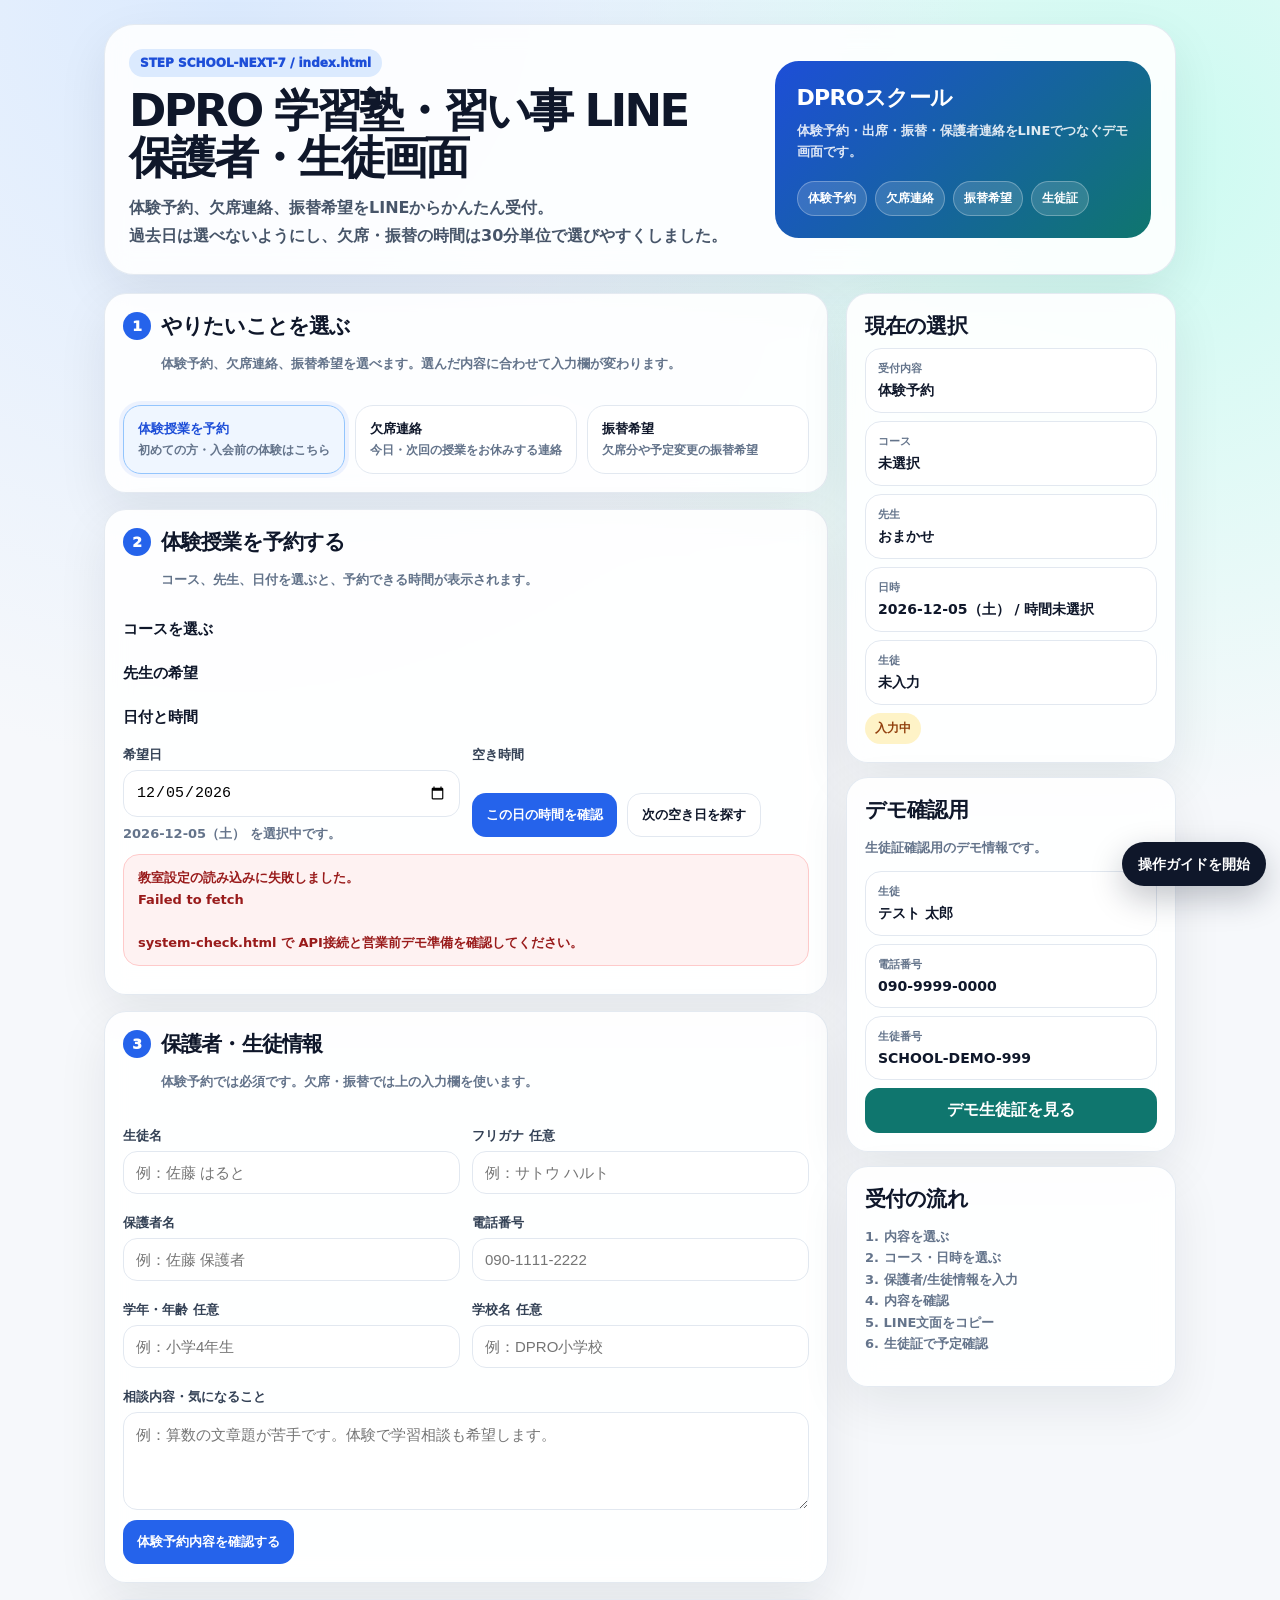
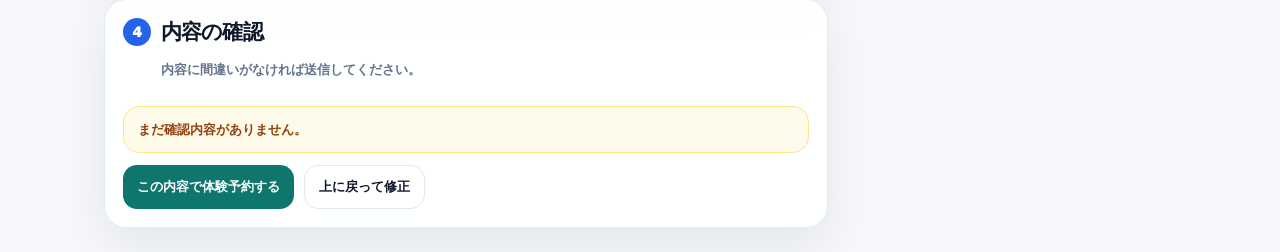
<file: index.html>
<!doctype html>
<html lang="ja">
<head>
  <meta charset="utf-8">
  <meta name="viewport" content="width=device-width,initial-scale=1">
  <title>DPRO 学習塾・習い事 LINE｜保護者・生徒画面｜STEP SCHOOL-6-R2</title>
  <script src="./config.js"></script>
  <style>
    :root{
      --bg:#f6f8fb;
      --card:#ffffff;
      --ink:#0f172a;
      --muted:#64748b;
      --line:#e2e8f0;
      --brand:#2563eb;
      --brand2:#0f766e;
      --accent:#f97316;
      --ok:#16a34a;
      --warn:#d97706;
      --ng:#dc2626;
      --soft:#eff6ff;
      --green:#ecfdf5;
      --red:#fef2f2;
      --yellow:#fffbeb;
      --shadow:0 18px 50px rgba(15,23,42,.08);
      --radius:22px;
    }
    *{box-sizing:border-box}
    body{
      margin:0;
      font-family:system-ui,-apple-system,BlinkMacSystemFont,"Segoe UI",sans-serif;
      background:
        radial-gradient(circle at 18% 0%, #dbeafe 0, transparent 36%),
        radial-gradient(circle at 90% 8%, #ccfbf1 0, transparent 32%),
        var(--bg);
      color:var(--ink);
    }
    a{color:inherit;text-decoration:none}
    .wrap{max-width:1120px;margin:0 auto;padding:24px}
    .hero{
      background:rgba(255,255,255,.88);
      border:1px solid rgba(226,232,240,.9);
      border-radius:30px;
      padding:24px;
      box-shadow:var(--shadow);
      display:grid;
      grid-template-columns:1.25fr .75fr;
      gap:18px;
      align-items:center;
      backdrop-filter:blur(12px);
    }
    .badge{
      display:inline-flex;
      padding:7px 11px;
      border-radius:999px;
      background:#dbeafe;
      color:#1d4ed8;
      font-size:12px;
      font-weight:1000;
      margin-bottom:10px;
    }
    .hero h1{
      margin:0;
      font-size:clamp(27px,4vw,45px);
      line-height:1.05;
      letter-spacing:-.06em;
    }
    .hero p{margin:12px 0 0;color:#475569;line-height:1.75;font-weight:800}
    .shopCard{
      background:linear-gradient(135deg,#1d4ed8,#0f766e);
      color:#fff;
      border-radius:24px;
      padding:22px;
      min-height:170px;
      display:flex;
      flex-direction:column;
      justify-content:space-between;
    }
    .shopCard b{font-size:22px;letter-spacing:-.03em}
    .shopCard span{display:block;margin-top:8px;color:rgba(255,255,255,.86);font-size:13px;font-weight:800;line-height:1.6}
    .quickPills{display:flex;gap:8px;flex-wrap:wrap;margin-top:18px}
    .quickPills a,.quickPills button{
      border:1px solid rgba(255,255,255,.28);
      background:rgba(255,255,255,.14);
      color:#fff;
      padding:8px 10px;
      border-radius:999px;
      font-size:12px;
      font-weight:950;
      cursor:pointer;
    }
    .layout{
      display:grid;
      grid-template-columns:1fr 330px;
      gap:18px;
      margin-top:18px;
      align-items:start;
    }
    .main{display:grid;gap:16px}
    .side{position:sticky;top:16px;display:grid;gap:14px}
    .card{
      background:rgba(255,255,255,.9);
      backdrop-filter:blur(12px);
      border:1px solid rgba(226,232,240,.9);
      border-radius:var(--radius);
      padding:18px;
      box-shadow:var(--shadow);
    }
    .card h2{margin:0 0 8px;font-size:21px;letter-spacing:-.04em}
    .card h3{margin:16px 0 9px;font-size:15px}
    .muted{color:var(--muted);font-size:13px;line-height:1.65;font-weight:750}
    .stepTitle{display:flex;gap:10px;align-items:flex-start;margin-bottom:12px}
    .num{
      width:28px;height:28px;border-radius:999px;
      background:var(--brand);
      color:#fff;
      display:grid;place-items:center;
      font-size:14px;font-weight:1000;
      flex:0 0 auto;
    }
    .tabs{
      display:grid;
      grid-template-columns:repeat(3,1fr);
      gap:10px;
      margin-top:18px;
    }
    .tab{
      border:1px solid var(--line);
      background:#fff;
      border-radius:18px;
      padding:14px;
      cursor:pointer;
      text-align:left;
      font-weight:1000;
      color:#0f172a;
    }
    .tab small{display:block;margin-top:4px;color:var(--muted);font-size:12px;font-weight:750;line-height:1.45}
    .tab.active{
      border-color:#93c5fd;
      background:#eff6ff;
      box-shadow:0 0 0 4px rgba(37,99,235,.08);
      color:#1d4ed8;
    }
    .grid2{display:grid;grid-template-columns:1fr 1fr;gap:12px}
    .grid3{display:grid;grid-template-columns:repeat(3,1fr);gap:12px}
    .row{display:flex;gap:10px;flex-wrap:wrap;align-items:center}
    .field{display:grid;gap:6px;margin:10px 0}
    label{font-size:13px;font-weight:950;color:#334155}
    input,select,textarea{
      width:100%;
      border:1px solid var(--line);
      background:#fff;
      border-radius:14px;
      padding:12px;
      font-size:15px;
      outline:none;
    }
    input[type="date"]{min-height:47px}
    select{min-height:47px}
    textarea{min-height:98px;resize:vertical;line-height:1.6}
    input:focus,select:focus,textarea:focus{border-color:#60a5fa;box-shadow:0 0 0 4px rgba(96,165,250,.16)}
    .choiceGrid{display:grid;grid-template-columns:repeat(2,1fr);gap:10px}
    .choice{
      border:1px solid var(--line);
      background:#fff;
      border-radius:18px;
      padding:14px;
      cursor:pointer;
      min-height:82px;
      display:flex;
      flex-direction:column;
      justify-content:center;
      gap:4px;
    }
    .choice strong{font-size:15px}
    .choice small{font-size:12px;color:#64748b;line-height:1.45;font-weight:800}
    .choice.active{
      border-color:#60a5fa;
      background:#eff6ff;
      box-shadow:0 0 0 4px rgba(37,99,235,.08);
    }
    .btn{
      border:0;border-radius:14px;
      padding:12px 14px;
      min-height:44px;
      display:inline-flex;align-items:center;justify-content:center;gap:8px;
      cursor:pointer;
      font-weight:1000;
      background:#e2e8f0;
      color:#0f172a;
    }
    .btn.primary{background:var(--brand);color:#fff}
    .btn.green{background:var(--brand2);color:#fff}
    .btn.dark{background:#0f172a;color:#fff}
    .btn.orange{background:var(--accent);color:#fff}
    .btn.ghost{background:#fff;border:1px solid var(--line)}
    .btn.red{background:#fee2e2;color:#991b1b}
    .btn.full{width:100%}
    .btn:disabled{opacity:.55;cursor:not-allowed}
    .alert{
      padding:12px 14px;
      border-radius:16px;
      border:1px solid var(--line);
      background:#fff;
      color:#334155;
      line-height:1.65;
      font-size:13px;
      font-weight:800;
    }
    .alert.ok{border-color:#bbf7d0;background:var(--green);color:#166534}
    .alert.warn{border-color:#fde68a;background:var(--yellow);color:#92400e}
    .alert.ng{border-color:#fecaca;background:var(--red);color:#991b1b}
    .pill{
      display:inline-flex;
      padding:7px 10px;
      border-radius:999px;
      background:#f1f5f9;
      color:#334155;
      font-size:12px;
      font-weight:950;
      border:1px solid #e2e8f0;
      cursor:pointer;
    }
    .pill.active{background:#dbeafe;color:#1d4ed8;border-color:#93c5fd}
    .slotGrid{display:grid;grid-template-columns:repeat(3,1fr);gap:10px;margin-top:10px}
    .slot{
      border:1px solid #bfdbfe;
      background:#eff6ff;
      color:#1e3a8a;
      border-radius:15px;
      padding:12px 8px;
      text-align:center;
      cursor:pointer;
      font-weight:1000;
      min-height:74px;
    }
    .slot small{display:block;margin-top:5px;color:#1d4ed8;font-weight:850;font-size:11px;line-height:1.35}
    .slot.active{background:#2563eb;color:#fff;border-color:#2563eb}
    .slot.active small{color:rgba(255,255,255,.88)}
    .summaryItem{
      border:1px solid var(--line);
      background:#fff;
      border-radius:16px;
      padding:12px;
      margin-bottom:8px;
    }
    .summaryItem small{display:block;color:#64748b;font-size:11px;font-weight:900;margin-bottom:4px}
    .summaryItem b{font-size:14px}
    .status{
      display:inline-flex;align-items:center;
      padding:7px 10px;border-radius:999px;
      font-size:12px;font-weight:950;
      background:#f1f5f9;color:#334155;
    }
    .status.ok{background:#dcfce7;color:#166534}
    .status.warn{background:#fef3c7;color:#92400e}
    .status.ng{background:#fee2e2;color:#991b1b}
    .complete{
      display:none;
      border:1px solid #bbf7d0;
      background:linear-gradient(180deg,#f0fdf4,#fff);
      border-radius:22px;
      padding:18px;
      margin-top:16px;
    }
    .complete.show{display:block}
    .messageBox{
      white-space:pre-wrap;
      background:#0f172a;
      color:#fff;
      border-radius:16px;
      padding:16px;
      line-height:1.7;
      font-size:14px;
      font-weight:800;
      margin-top:12px;
    }
    .hintBox{
      border:1px solid #bfdbfe;
      background:#eff6ff;
      color:#1e3a8a;
      border-radius:16px;
      padding:12px 14px;
      font-size:13px;
      font-weight:850;
      line-height:1.7;
      margin:10px 0 2px;
    }
    .hide{display:none !important}
    .toast{
      position:fixed;left:50%;bottom:22px;transform:translateX(-50%);
      background:#0f172a;color:#fff;
      padding:12px 16px;border-radius:999px;
      font-size:13px;font-weight:900;
      box-shadow:0 14px 40px rgba(0,0,0,.22);
      opacity:0;pointer-events:none;transition:.2s;z-index:99;
      max-width:calc(100vw - 24px);
      text-align:center;
    }

/* SCHOOL-NEXT-7: 前回と同じ入力引継ぎ */
.repeat-notice{display:none;margin-bottom:18px;padding:15px 16px;border:1px solid #fed7aa;border-radius:18px;background:linear-gradient(135deg,#fff7ed,#fffbeb);color:#9a3412;box-shadow:0 12px 28px rgba(154,52,18,.08);}
.repeat-notice.show{display:block;}
.repeat-notice strong{display:block;font-size:16px;margin-bottom:5px;}
.repeat-notice span{display:block;font-size:12px;font-weight:800;line-height:1.75;}
.repeat-date-required{border-color:#f97316 !important;box-shadow:0 0 0 4px rgba(249,115,22,.12) !important;}

    .toast.show{opacity:1;bottom:30px}
    @media(max-width:900px){
      .wrap{padding:14px}
      .hero,.layout,.grid2,.grid3{grid-template-columns:1fr}
      .side{position:static}
      .tabs,.choiceGrid,.slotGrid{grid-template-columns:1fr}
      .btn{width:100%}
    }
  </style>
</head>
<body>
  <div class="wrap">
    <section class="hero">
      <div>
        <div class="badge">STEP SCHOOL-NEXT-7 / index.html</div>
        <h1>DPRO 学習塾・習い事 LINE<br>保護者・生徒画面</h1>
        <p>
          体験予約、欠席連絡、振替希望をLINEからかんたん受付。<br>
          過去日は選べないようにし、欠席・振替の時間は30分単位で選びやすくしました。
        </p>
      </div>
      <div class="shopCard">
        <div>
          <b id="shopName">DPROスクール</b>
          <span id="shopSub">体験予約・出席・振替・保護者連絡をLINEでつなぐデモ画面です。</span>
        </div>
        <div class="quickPills">
          <button type="button" data-switch-mode="trial">体験予約</button>
          <button type="button" data-switch-mode="absence">欠席連絡</button>
          <button type="button" data-switch-mode="makeup">振替希望</button>
          <a id="memberTopLink" href="./member.html" target="_blank" rel="noopener">生徒証</a>
        </div>
      </div>
    </section>

    <div class="layout">
      <main class="main">
        <section class="card">
          <div class="stepTitle">
            <div class="num">1</div>
            <div>
              <h2>やりたいことを選ぶ</h2>
              <p class="muted">体験予約、欠席連絡、振替希望を選べます。選んだ内容に合わせて入力欄が変わります。</p>
            </div>
          </div>
          <div class="tabs">
            <button type="button" class="tab active" data-mode="trial">
              体験授業を予約
              <small>初めての方・入会前の体験はこちら</small>
            </button>
            <button type="button" class="tab" data-mode="absence">
              欠席連絡
              <small>今日・次回の授業をお休みする連絡</small>
            </button>
            <button type="button" class="tab" data-mode="makeup">
              振替希望
              <small>欠席分や予定変更の振替希望</small>
            </button>
          </div>
        </section>


<section class="repeat-notice" id="repeatNotice" aria-live="polite">
<strong>前回の内容を反映しました</strong>
<span id="repeatNoticeText">生徒・保護者情報、時間、連絡内容を反映しています。日付は安全のためコピーしていません。新しい日付を選んでから送信してください。</span>
</section>

        <section class="card modeBlock" id="trialBlock">
          <div class="stepTitle">
            <div class="num">2</div>
            <div>
              <h2>体験授業を予約する</h2>
              <p class="muted">コース、先生、日付を選ぶと、予約できる時間が表示されます。</p>
            </div>
          </div>

          <h3>コースを選ぶ</h3>
          <div class="choiceGrid" id="courseGrid"></div>

          <h3>先生の希望</h3>
          <div class="choiceGrid" id="teacherPrefGrid"></div>

          <div id="teacherSelectWrap" class="field hide">
            <label for="teacherSelect">先生を選ぶ</label>
            <select id="teacherSelect"></select>
          </div>

          <h3>日付と時間</h3>
          <div class="grid2">
            <div class="field">
              <label for="trialDate">希望日</label>
              <input id="trialDate" type="date">
              <div class="muted" id="trialDateLabel">日付を選んでください。</div>
            </div>
            <div class="field">
              <label>空き時間</label>
              <div class="row">
                <button type="button" class="btn primary" id="loadSlotsBtn">この日の時間を確認</button>
                <button type="button" class="btn ghost" id="findOpenDayBtn">次の空き日を探す</button>
              </div>
            </div>
          </div>

          <div id="slotMessage" class="alert warn">コースと日付を選ぶと、体験できる時間が表示されます。</div>
          <div class="slotGrid" id="slotGrid"></div>
        </section>

        <section class="card modeBlock hide" id="absenceBlock">
          <div class="stepTitle">
            <div class="num">2</div>
            <div>
              <h2>欠席連絡</h2>
              <p class="muted">電話番号または生徒番号を入れて、欠席する授業日と理由を送れます。</p>
            </div>
          </div>

          <div class="hintBox">
            過去の日付は送信できません。授業時間は1分単位ではなく、30分単位のリストから選べます。
          </div>

          <div class="grid2">
            <div class="field">
              <label for="absencePhone">保護者電話番号</label>
              <input id="absencePhone" type="tel" placeholder="090-9999-0000" autocomplete="tel">
            </div>
            <div class="field">
              <label for="absenceStudentNo">生徒番号 任意</label>
              <input id="absenceStudentNo" placeholder="SCHOOL-DEMO-999">
            </div>
          </div>
          <div class="grid2">
            <div class="field">
              <label for="absenceStudentName">生徒名</label>
              <input id="absenceStudentName" placeholder="例：テスト 太郎">
            </div>
            <div class="field">
              <label for="absenceGuardianName">保護者名 任意</label>
              <input id="absenceGuardianName" placeholder="例：テスト 保護者">
            </div>
          </div>
          <div class="grid2">
            <div class="field">
              <label for="absenceDate">欠席する日</label>
              <input id="absenceDate" type="date">
            </div>
            <div class="field">
              <label for="absenceTime">授業時間 任意</label>
              <select id="absenceTime"></select>
            </div>
          </div>
          <div class="field">
            <label for="absenceText">欠席理由・連絡内容</label>
            <textarea id="absenceText" placeholder="例：体調不良のため、本日の授業を欠席します。"></textarea>
          </div>
          <button type="button" class="btn orange" id="sendAbsenceBtn">欠席連絡を送る</button>
          <div id="absenceMessage" class="alert warn hide" style="margin-top:12px;"></div>
        </section>

        <section class="card modeBlock hide" id="makeupBlock">
          <div class="stepTitle">
            <div class="num">2</div>
            <div>
              <h2>振替希望</h2>
              <p class="muted">欠席分の振替や予定変更の希望日を教室に送れます。</p>
            </div>
          </div>

          <div class="hintBox">
            過去の日付は送信できません。希望時間は30分単位で選べるため、保護者が迷いにくくなります。
          </div>

          <div class="grid2">
            <div class="field">
              <label for="makeupPhone">保護者電話番号</label>
              <input id="makeupPhone" type="tel" placeholder="090-9999-0000" autocomplete="tel">
            </div>
            <div class="field">
              <label for="makeupStudentNo">生徒番号 任意</label>
              <input id="makeupStudentNo" placeholder="SCHOOL-DEMO-999">
            </div>
          </div>
          <div class="grid2">
            <div class="field">
              <label for="makeupStudentName">生徒名</label>
              <input id="makeupStudentName" placeholder="例：テスト 太郎">
            </div>
            <div class="field">
              <label for="makeupGuardianName">保護者名 任意</label>
              <input id="makeupGuardianName" placeholder="例：テスト 保護者">
            </div>
          </div>
          <div class="grid2">
            <div class="field">
              <label for="makeupDate">希望日</label>
              <input id="makeupDate" type="date">
            </div>
            <div class="field">
              <label for="makeupTime">希望時間 任意</label>
              <select id="makeupTime"></select>
            </div>
          </div>
          <div class="field">
            <label for="makeupText">希望内容</label>
            <textarea id="makeupText" placeholder="例：来週の火曜か水曜、17時以降で振替を希望します。"></textarea>
          </div>
          <button type="button" class="btn green" id="sendMakeupBtn">振替希望を送る</button>
          <div id="makeupMessage" class="alert warn hide" style="margin-top:12px;"></div>
        </section>

        <section class="card" id="customerBlock">
          <div class="stepTitle">
            <div class="num">3</div>
            <div>
              <h2>保護者・生徒情報</h2>
              <p class="muted">体験予約では必須です。欠席・振替では上の入力欄を使います。</p>
            </div>
          </div>

          <div class="grid2">
            <div class="field">
              <label for="studentName">生徒名</label>
              <input id="studentName" placeholder="例：佐藤 はると">
            </div>
            <div class="field">
              <label for="studentKana">フリガナ 任意</label>
              <input id="studentKana" placeholder="例：サトウ ハルト">
            </div>
          </div>
          <div class="grid2">
            <div class="field">
              <label for="guardianName">保護者名</label>
              <input id="guardianName" placeholder="例：佐藤 保護者">
            </div>
            <div class="field">
              <label for="phone">電話番号</label>
              <input id="phone" type="tel" placeholder="090-1111-2222" autocomplete="tel">
            </div>
          </div>
          <div class="grid2">
            <div class="field">
              <label for="gradeLabel">学年・年齢 任意</label>
              <input id="gradeLabel" placeholder="例：小学4年生">
            </div>
            <div class="field">
              <label for="schoolName">学校名 任意</label>
              <input id="schoolName" placeholder="例：DPRO小学校">
            </div>
          </div>
          <div class="field">
            <label for="trialRequestText">相談内容・気になること</label>
            <textarea id="trialRequestText" placeholder="例：算数の文章題が苦手です。体験で学習相談も希望します。"></textarea>
          </div>
          <button type="button" class="btn primary" id="confirmTrialBtn">体験予約内容を確認する</button>
        </section>

        <section class="card" id="confirmBlock">
          <div class="stepTitle">
            <div class="num">4</div>
            <div>
              <h2>内容の確認</h2>
              <p class="muted">内容に間違いがなければ送信してください。</p>
            </div>
          </div>
          <div id="confirmBox" class="alert warn">まだ確認内容がありません。</div>
          <div class="row" style="margin-top:12px;">
            <button type="button" class="btn green" id="submitTrialBtn">この内容で体験予約する</button>
            <button type="button" class="btn ghost" id="backEditBtn">上に戻って修正</button>
          </div>
        </section>

        <section class="complete" id="completeBox">
          <div class="status ok" id="completeLabel">受付完了</div>
          <h2 id="completeTitle">受付しました</h2>
          <p class="muted" id="completeLead">下の文面は、LINEで送る確認文面のイメージです。コピーできます。</p>
          <div class="messageBox" id="messageText"></div>
          <div class="alert ok" style="margin-top:12px;">生徒証・授業予定画面から、次回予定や振替残数を確認できます。</div>
          <div class="row" style="margin-top:12px;">
            <button type="button" class="btn primary" id="copyMessageBtn">確認文面をコピー</button>
            <a class="btn dark" id="memberLinkBtn" href="./member.html" target="_blank" rel="noopener">生徒証・授業予定を見る</a>
            <button type="button" class="btn ghost" id="resetBtn">続けて入力する</button>
          </div>
        </section>
      </main>

      <aside class="side">
        <section class="card">
          <h2>現在の選択</h2>
          <div class="summaryItem"><small>受付内容</small><b id="sumMode">体験予約</b></div>
          <div class="summaryItem"><small>コース</small><b id="sumCourse">未選択</b></div>
          <div class="summaryItem"><small>先生</small><b id="sumTeacher">おまかせ</b></div>
          <div class="summaryItem"><small>日時</small><b id="sumDateTime">未選択</b></div>
          <div class="summaryItem"><small>生徒</small><b id="sumStudent">未入力</b></div>
          <div class="status warn" id="sumStatus">入力中</div>
        </section>

        <section class="card">
          <h2>デモ確認用</h2>
          <p class="muted">生徒証確認用のデモ情報です。</p>
          <div class="summaryItem"><small>生徒</small><b id="demoStudentName">テスト 太郎</b></div>
          <div class="summaryItem"><small>電話番号</small><b id="demoPhone">090-9999-0000</b></div>
          <div class="summaryItem"><small>生徒番号</small><b id="demoStudentNo">SCHOOL-DEMO-999</b></div>
          <a class="btn green full" id="demoMemberLink" href="./member.html" target="_blank" rel="noopener">デモ生徒証を見る</a>
        </section>

        <section class="card">
          <h2>受付の流れ</h2>
          <p class="muted">
            1. 内容を選ぶ<br>
            2. コース・日時を選ぶ<br>
            3. 保護者/生徒情報を入力<br>
            4. 内容を確認<br>
            5. LINE文面をコピー<br>
            6. 生徒証で予定確認
          </p>
        </section>
      </aside>
    </div>
  </div>

  <div id="toast" class="toast">完了しました</div>

<script>
(() => {
  "use strict";

  const FALLBACK_CONFIG = {
    version: "STEP SCHOOL-NEXT-7",
    serviceName: "DPRO 学習塾・習い事 LINE",
    shopCode: "dpro_school_demo",
    shopName: "DPROスクール",
    apiBaseUrl: "https://dpro-school-line-api.dpromstk2000.workers.dev",
    pagesBaseUrl: "https://dpromstk2000-lab.github.io/dpro-school-line/",
    demoStudent: {
      studentName: "テスト 太郎",
      studentNo: "SCHOOL-DEMO-999",
      guardianName: "テスト 保護者",
      phone: "090-9999-0000"
    },
    endpoints: {
      publicConfig: "/api/public/config",
      lessonOptions: "/api/public/lesson-options",
      trialReservations: "/api/public/trial-reservations",
      absence: "/api/public/absence",
      makeupRequest: "/api/public/makeup-request"
    }
  };

  const CONFIG = Object.assign({}, FALLBACK_CONFIG, window.DPRO_SCHOOL_CONFIG || {});
  CONFIG.endpoints = Object.assign({}, FALLBACK_CONFIG.endpoints, (window.DPRO_SCHOOL_CONFIG || {}).endpoints || {});
  CONFIG.demoStudent = Object.assign({}, FALLBACK_CONFIG.demoStudent, (window.DPRO_SCHOOL_CONFIG || {}).demoStudent || {});

  const $ = (id) => document.getElementById(id);
  const WEEK = ["日", "月", "火", "水", "木", "金", "土"];

  const state = {
    mode: "trial",
    shop: {},
    courses: [],
    teachers: [],
    selectedCourse: null,
    teacherPreference: "any",
    selectedTeacherCode: "",
    selectedDate: "",
    selectedSlot: null,
    slots: [],
    lastMessage: ""
  ,
    entryFromMember: false,
    repeatApplied: false};

  function endpoint(name){
    return CONFIG.endpoints?.[name] || FALLBACK_CONFIG.endpoints[name] || name;
  }

  function buildApiUrl(path, params = {}){
    const base = String(CONFIG.apiBaseUrl || FALLBACK_CONFIG.apiBaseUrl).replace(/\/$/, "");
    const url = new URL(path, base);
    const merged = Object.assign({ shop_code: CONFIG.shopCode || FALLBACK_CONFIG.shopCode }, params || {});
    Object.entries(merged).forEach(([key, value]) => {
      if (value !== undefined && value !== null && value !== "") url.searchParams.set(key, String(value));
    });
    return url.toString();
  }

  async function apiGet(path, params = {}){
    const res = await fetch(buildApiUrl(path, params), { method:"GET" });
    const text = await res.text();
    let data = {};
    try { data = text ? JSON.parse(text) : {}; } catch (_) { data = { raw:text }; }
    if (!res.ok || data.ok === false) {
      throw new Error(data.message || data.error || `APIエラー status=${res.status}`);
    }
    return data;
  }

  async function apiPost(path, payload = {}){
    const body = Object.assign({ shop_code: CONFIG.shopCode || FALLBACK_CONFIG.shopCode }, payload || {});
    const res = await fetch(buildApiUrl(path, {}), {
      method:"POST",
      headers:{ "Content-Type":"application/json" },
      body: JSON.stringify(body)
    });
    const text = await res.text();
    let data = {};
    try { data = text ? JSON.parse(text) : {}; } catch (_) { data = { raw:text }; }
    if (!res.ok || data.ok === false) {
      throw new Error(data.message || data.error || `API保存エラー status=${res.status}`);
    }
    return data;
  }

  function escapeHtml(value){
    return String(value ?? "").replace(/[&<>"]/g, (s) => ({"&":"&amp;","<":"&lt;",">":"&gt;","\"":"&quot;"}[s]));
  }

  function clean(value){ return String(value ?? "").trim(); }

  function normalizeLineText(value){
    return String(value ?? "")
      .replace(/\\r\\n/g, "\n")
      .replace(/\\n/g, "\n")
      .replace(/\r\n/g, "\n")
      .replace(/\r/g, "\n")
      .trim();
  }

  function showToast(text){
    const t = $("toast");
    t.textContent = text || "完了しました";
    t.classList.add("show");
    clearTimeout(showToast.timer);
    showToast.timer = setTimeout(() => t.classList.remove("show"), 1800);
  }

  function scrollToId(id){
    const el = $(id);
    if (el) el.scrollIntoView({ behavior:"smooth", block:"start" });
  }

  function todayText(){
    const parts = new Intl.DateTimeFormat("ja-JP", {
      timeZone:"Asia/Tokyo",
      year:"numeric",
      month:"2-digit",
      day:"2-digit"
    }).formatToParts(new Date());
    const obj = Object.fromEntries(parts.map(p => [p.type, p.value]));
    return `${obj.year}-${obj.month}-${obj.day}`;
  }

  function addDaysText(ymd, days){
    const [y,m,d] = String(ymd).split("-").map(Number);
    const date = new Date(Date.UTC(y, m - 1, d));
    date.setUTCDate(date.getUTCDate() + Number(days || 0));
    return date.toISOString().slice(0,10);
  }

  function isPastDate(ymd){
    return !!ymd && String(ymd) < todayText();
  }

  function guardDateInput(id, label){
    const el = $(id);
    const today = todayText();
    el.min = today;
    if (!el.value || el.value < today) el.value = today;
    el.addEventListener("change", () => {
      if (isPastDate(el.value)) {
        el.value = todayText();
        showToast(`${label}は過去日を選べません。本日以降を選んでください。`);
      }
      updateSummary();
    });
  }

  function dateWithWeekday(ymd){
    if (!ymd) return "未選択";
    const [y,m,d] = String(ymd).split("-").map(Number);
    const date = new Date(Date.UTC(y, m - 1, d));
    const w = WEEK[date.getUTCDay()];
    return `${y}-${String(m).padStart(2,"0")}-${String(d).padStart(2,"0")}（${w}）`;
  }

  function hhmm(value){
    if (!value) return "";
    const m = String(value).match(/(\d{1,2}):(\d{2})/);
    if (!m) return String(value);
    return `${m[1].padStart(2,"0")}:${m[2]}`;
  }

  function pageUrl(path, params = {}){
    const base = CONFIG.pagesBaseUrl || (location.origin + location.pathname.replace(/[^/]*$/, ""));
    const url = new URL(path, base);
    Object.entries(params || {}).forEach(([k,v]) => {
      if (v !== undefined && v !== null && v !== "") url.searchParams.set(k, String(v));
    });
    return url.toString();
  }

  function fillTimeSelect(selectId, defaultTime){
    const select = $(selectId);
    select.innerHTML = '<option value="">時間未選択</option>';
    const startMinutes = 10 * 60;
    const endMinutes = 21 * 60;
    for (let minutes = startMinutes; minutes <= endMinutes; minutes += 30) {
      const h = Math.floor(minutes / 60);
      const m = minutes % 60;
      const value = `${String(h).padStart(2,"0")}:${String(m).padStart(2,"0")}`;
      const opt = document.createElement("option");
      opt.value = value;
      opt.textContent = value;
      if (value === defaultTime) opt.selected = true;
      select.appendChild(opt);
    }
  }

  function copyText(text){
    const value = normalizeLineText(text || "");
    if (!value) {
      showToast("コピーする文面がありません");
      return;
    }
    if (navigator.clipboard && window.isSecureContext) {
      navigator.clipboard.writeText(value).then(() => showToast("確認文面をコピーしました"));
      return;
    }
    const ta = document.createElement("textarea");
    ta.value = value;
    document.body.appendChild(ta);
    ta.select();
    document.execCommand("copy");
    document.body.removeChild(ta);
    showToast("確認文面をコピーしました");
  }


function safeEntryParam(params, name, maxLength){
return clean(params.get(name) || '').slice(0, Number(maxLength || 200));
}

function setSelectValueIfExists(id, value){
const select = $(id);
if (!select || !value) return;
const normalized = hhmm(value);
if ([...select.options].some((option) => option.value === normalized)) {
select.value = normalized;
}
}

function applyMemberEntryParams(){
const params = new URLSearchParams(location.search);
const requestedMode = safeEntryParam(params, 'mode', 20);
const mode = ['trial','absence','makeup'].includes(requestedMode) ? requestedMode : '';
const phone = safeEntryParam(params, 'phone', 40);
const studentNo = safeEntryParam(params, 'student_no', 80);
const studentName = safeEntryParam(params, 'student_name', 100);
const guardianName = safeEntryParam(params, 'guardian_name', 100);
const repeat = params.get('repeat') === '1' && ['absence','makeup'].includes(mode);

if (!mode && !phone && !studentNo && !studentName && !guardianName) return false;
state.entryFromMember = true;
if (mode) setMode(mode);

if (mode === 'absence') {
$('absencePhone').value = phone;
$('absenceStudentNo').value = studentNo;
$('absenceStudentName').value = studentName;
$('absenceGuardianName').value = guardianName;
} else if (mode === 'makeup') {
$('makeupPhone').value = phone;
$('makeupStudentNo').value = studentNo;
$('makeupStudentName').value = studentName;
$('makeupGuardianName').value = guardianName;
} else {
$('phone').value = phone;
$('studentName').value = studentName;
$('guardianName').value = guardianName;
}

if (repeat) {
const prefix = mode === 'absence' ? 'absence' : 'makeup';
const previousDate = safeEntryParam(params, 'previous_date', 20);
const previousTime = safeEntryParam(params, 'previous_time', 20);
const previousText = safeEntryParam(params, 'previous_text', 500);
$(prefix + 'Date').value = '';
$(prefix + 'Date').classList.add('repeat-date-required');
setSelectValueIfExists(prefix + 'Time', previousTime);
$(prefix + 'Text').value = previousText;
state.repeatApplied = true;
$('repeatNotice').classList.add('show');
$('repeatNoticeText').textContent = `前回（${previousDate || '日付不明'}）の時間と連絡内容を反映しました。日付はコピーしていません。新しい日付を必ず選んでください。`;
showToast('前回の内容を反映しました。日付を選び直してください');
}

updateSummary();
setTimeout(() => {
const targetId = mode === 'absence' ? 'absenceBlock' : mode === 'makeup' ? 'makeupBlock' : 'trialBlock';
scrollToId(targetId);
}, 120);
return true;
}

  function setMode(mode){
    state.mode = mode || "trial";
    document.querySelectorAll(".tab").forEach(btn => btn.classList.toggle("active", btn.dataset.mode === state.mode));
    $("trialBlock").classList.toggle("hide", state.mode !== "trial");
    $("absenceBlock").classList.toggle("hide", state.mode !== "absence");
    $("makeupBlock").classList.toggle("hide", state.mode !== "makeup");
    $("customerBlock").classList.toggle("hide", state.mode !== "trial");
    $("confirmBlock").classList.toggle("hide", state.mode !== "trial");
    updateSummary();
  }

  function renderCourses(){
    const grid = $("courseGrid");
    grid.innerHTML = "";
    if (!state.courses.length) {
      state.courses = [{ course_code:"trial_math", course_name:"体験授業：小学生算数", duration_minutes:60 }];
    }
    if (!state.selectedCourse) state.selectedCourse = state.courses[0];
    state.courses.forEach(course => {
      const btn = document.createElement("button");
      btn.type = "button";
      btn.className = "choice" + (state.selectedCourse?.course_code === course.course_code ? " active" : "");
      btn.dataset.courseCode = course.course_code;
      btn.innerHTML = `<strong>${escapeHtml(course.course_name || course.course_code)}</strong><small>${escapeHtml(course.description || `${course.duration_minutes || 60}分の体験授業`)}</small>`;
      grid.appendChild(btn);
    });
  }

  function renderTeacherPrefs(){
    const grid = $("teacherPrefGrid");
    grid.innerHTML = "";
    const prefs = [
      { code:"any", title:"おまかせ", note:"空いている先生で予約" },
      { code:"specific", title:"先生を選ぶ", note:"希望の先生がいる場合" }
    ];
    prefs.forEach(pref => {
      const btn = document.createElement("button");
      btn.type = "button";
      btn.className = "choice" + (state.teacherPreference === pref.code ? " active" : "");
      btn.dataset.teacherPref = pref.code;
      btn.innerHTML = `<strong>${escapeHtml(pref.title)}</strong><small>${escapeHtml(pref.note)}</small>`;
      grid.appendChild(btn);
    });

    const select = $("teacherSelect");
    select.innerHTML = '<option value="">先生を選択</option>';
    state.teachers.forEach(t => {
      const opt = document.createElement("option");
      opt.value = t.teacher_code || "";
      opt.textContent = t.teacher_name || t.teacher_code || "先生";
      select.appendChild(opt);
    });
    $("teacherSelectWrap").classList.toggle("hide", state.teacherPreference !== "specific");
  }

  function normalizeSlots(data){
    return Array.isArray(data.available_slots) ? data.available_slots : [];
  }

  function renderSlots(){
    const grid = $("slotGrid");
    grid.innerHTML = "";
    state.slots.forEach(slot => {
      const time = hhmm(slot.time || slot.start_time);
      const btn = document.createElement("button");
      btn.type = "button";
      btn.className = "slot" + (state.selectedSlot && hhmm(state.selectedSlot.time || state.selectedSlot.start_time) === time ? " active" : "");
      btn.dataset.slotTime = time;
      btn.innerHTML = `${escapeHtml(time)}<small>${escapeHtml(slot.course_name || state.selectedCourse?.course_name || "体験授業")}<br>${escapeHtml(slot.teacher_name || "おまかせ")} / 残り${Number(slot.remaining ?? 1)}枠</small>`;
      grid.appendChild(btn);
    });
  }

  function updateDateLabel(){
    const v = $("trialDate").value;
    state.selectedDate = v || "";
    $("trialDateLabel").textContent = v ? `${dateWithWeekday(v)} を選択中です。` : "日付を選んでください。";
  }

  async function loadConfig(){
    $("slotMessage").className = "alert warn";
    $("slotMessage").textContent = "教室設定を読み込んでいます。";

    const data = await apiGet(endpoint("publicConfig"));
    state.shop = data.shop || {};
    state.courses = Array.isArray(data.courses) ? data.courses : [];
    state.teachers = Array.isArray(data.teachers) ? data.teachers : [];

    $("shopName").textContent = state.shop.shop_name || CONFIG.shopName || "DPROスクール";
    $("shopSub").textContent = state.shop.service_name || CONFIG.serviceName || "DPRO 学習塾・習い事 LINE";
    renderCourses();
    renderTeacherPrefs();
    updateSummary();

    $("slotMessage").className = "alert warn";
    $("slotMessage").textContent = "コースと日付を選ぶと、体験できる時間が表示されます。";
  }

  async function loadSlots(dateOverride){
    if (!state.selectedCourse) {
      showToast("コースを選んでください");
      scrollToId("trialBlock");
      return null;
    }

    let date = dateOverride || $("trialDate").value;
    if (!date) {
      showToast("日付を選んでください");
      return null;
    }
    if (isPastDate(date)) {
      date = todayText();
      $("trialDate").value = date;
      showToast("過去日は選べません。本日以降に変更しました。");
    }

    $("trialDate").value = date;
    updateDateLabel();
    state.selectedSlot = null;
    state.slots = [];
    renderSlots();
    updateSummary();

    $("slotMessage").className = "alert warn";
    $("slotMessage").textContent = `${dateWithWeekday(date)} の空き時間を確認しています。`;

    try {
      const data = await apiGet(endpoint("lessonOptions"), {
        date,
        course_code: state.selectedCourse.course_code,
        teacher_preference: state.teacherPreference,
        teacher_code: state.teacherPreference === "specific" ? state.selectedTeacherCode : ""
      });

      state.slots = normalizeSlots(data);

      if (data.is_available && state.slots.length) {
        $("slotMessage").className = "alert ok";
        $("slotMessage").textContent = `${dateWithWeekday(date)} の予約可能時間を表示しています。下から時間を選んでください。`;
      } else {
        $("slotMessage").className = "alert ng";
        $("slotMessage").innerHTML = `${escapeHtml(dateWithWeekday(date))} は予約できる時間がありません。<br>${escapeHtml(data.reason || "休講日・満席・受付対象外の可能性があります。")}<br><br>別の日を選ぶか「次の空き日を探す」を押してください。`;
      }

      renderSlots();
      updateSummary();
      return data;
    } catch (e) {
      $("slotMessage").className = "alert ng";
      $("slotMessage").textContent = e.message;
      return null;
    }
  }

  async function findOpenDay(options = {}){
    if (!state.selectedCourse) {
      showToast("コースを選んでください");
      return null;
    }

    const isAuto = !!options.auto;
    const rawStart = $("trialDate").value || todayText();
    let start = rawStart < todayText() ? todayText() : rawStart;
    if (rawStart !== start) $("trialDate").value = start;

    $("slotMessage").className = "alert warn";
    $("slotMessage").textContent = `${dateWithWeekday(start)} 以降で、次に空いている日を探しています。`;

    for (let i = 0; i <= 30; i += 1) {
      const date = addDaysText(start, i);
      const data = await loadSlots(date);
      if (data && data.is_available && state.slots.length) {
        if (isAuto) showToast("次の空き日を自動表示しました");
        else showToast("次の空き日を表示しました");
        return data;
      }
    }

    $("slotMessage").className = "alert ng";
    $("slotMessage").textContent = "30日以内に予約できる体験枠が見つかりませんでした。";
    return null;
  }

  function validateTrial(){
    const errors = [];
    if (!state.selectedCourse) errors.push("コースを選んでください。");
    if (!state.selectedDate) errors.push("希望日を選んでください。");
    if (isPastDate(state.selectedDate)) errors.push("過去日は予約できません。本日以降の日付を選んでください。");
    if (!state.selectedSlot) errors.push("空き時間を選んでください。");
    if (!clean($("studentName").value)) errors.push("生徒名を入力してください。");
    if (!clean($("guardianName").value)) errors.push("保護者名を入力してください。");
    if (!clean($("phone").value)) errors.push("電話番号を入力してください。");
    return errors;
  }

  function confirmTrial(){
    const errors = validateTrial();
    if (errors.length) {
      $("confirmBox").className = "alert ng";
      $("confirmBox").innerHTML = errors.map(escapeHtml).join("<br>");
      scrollToId("confirmBlock");
      return;
    }

    const teacherName = state.selectedSlot.teacher_name || "おまかせ";
    $("confirmBox").className = "alert ok";
    $("confirmBox").innerHTML = `
      <div class="grid2">
        <div><b>生徒名</b><br>${escapeHtml($("studentName").value.trim())} 様</div>
        <div><b>保護者</b><br>${escapeHtml($("guardianName").value.trim())}</div>
        <div><b>電話番号</b><br>${escapeHtml($("phone").value.trim())}</div>
        <div><b>コース</b><br>${escapeHtml(state.selectedCourse.course_name || state.selectedCourse.course_code)}</div>
        <div><b>日時</b><br>${escapeHtml(dateWithWeekday(state.selectedDate))} ${escapeHtml(hhmm(state.selectedSlot.time || state.selectedSlot.start_time))}</div>
        <div><b>担当</b><br>${escapeHtml(teacherName)}</div>
      </div>
      <div style="margin-top:10px;"><b>相談内容</b><br>${escapeHtml($("trialRequestText").value.trim() || "なし")}</div>
    `;
    scrollToId("confirmBlock");
  }

  async function submitTrial(){
    const errors = validateTrial();
    if (errors.length) {
      confirmTrial();
      return;
    }

    $("submitTrialBtn").disabled = true;
    $("submitTrialBtn").textContent = "送信中...";

    try {
      const data = await apiPost(endpoint("trialReservations"), {
        student_name: $("studentName").value.trim(),
        student_kana: $("studentKana").value.trim(),
        guardian_name: $("guardianName").value.trim(),
        phone: $("phone").value.trim(),
        grade_label: $("gradeLabel").value.trim(),
        school_name: $("schoolName").value.trim(),
        lesson_date: state.selectedDate,
        start_time: hhmm(state.selectedSlot.time || state.selectedSlot.start_time),
        course_code: state.selectedCourse.course_code,
        teacher_code: state.selectedSlot.teacher_code || state.selectedTeacherCode || "",
        request_text: $("trialRequestText").value.trim()
      });

      openComplete({
        label:"体験予約受付",
        title:"体験授業を受け付けました",
        lead:"教室側の今日やることに体験前案内タスクが作成されます。",
        message: data.message_text || buildLocalTrialMessage(),
        memberUrl: memberUrlFrom(data.student?.student_no, $("phone").value.trim())
      });
      $("sumStatus").className = "status ok";
      $("sumStatus").textContent = "受付完了";
    } catch (e) {
      openComplete({
        label:"送信エラー",
        title:"体験予約を送信できませんでした",
        lead:"入力内容を確認して、もう一度送信してください。",
        message:e.message,
        error:true
      });
    } finally {
      $("submitTrialBtn").disabled = false;
      $("submitTrialBtn").textContent = "この内容で体験予約する";
    }
  }

  function validateContactForm(kind){
    const errors = [];
    const prefix = kind === "absence" ? "absence" : "makeup";
    const phone = clean($(prefix + "Phone").value);
    const studentNo = clean($(prefix + "StudentNo").value);
    const studentName = clean($(prefix + "StudentName").value);
    const date = clean($(prefix + "Date").value);
    const text = clean($(prefix + "Text").value);

    if (!phone && !studentNo) errors.push("電話番号または生徒番号を入力してください。");
    if (!studentName) errors.push("生徒名を入力してください。");
    if (!date) errors.push(kind === "absence" ? "欠席する日を選んでください。" : "希望日を選んでください。");
    if (isPastDate(date)) errors.push("過去の日付は送信できません。本日以降の日付を選んでください。");
    if (!text) errors.push(kind === "absence" ? "欠席理由・連絡内容を入力してください。" : "希望内容を入力してください。");
    return errors;
  }

  function showInlineMessage(id, type, lines){
    const el = $(id);
    el.className = `alert ${type}`;
    el.innerHTML = Array.isArray(lines) ? lines.map(escapeHtml).join("<br>") : escapeHtml(lines);
    el.classList.remove("hide");
  }

  async function sendAbsence(){
    const errors = validateContactForm("absence");
    if (errors.length) {
      showInlineMessage("absenceMessage", "ng", errors);
      scrollToId("absenceBlock");
      return;
    }

    $("sendAbsenceBtn").disabled = true;
    $("sendAbsenceBtn").textContent = "送信中...";
    showInlineMessage("absenceMessage", "warn", "欠席連絡を送信しています。");

    try {
      const data = await apiPost(endpoint("absence"), {
        phone: $("absencePhone").value.trim(),
        student_no: $("absenceStudentNo").value.trim(),
        student_name: $("absenceStudentName").value.trim(),
        guardian_name: $("absenceGuardianName").value.trim(),
        lesson_date: $("absenceDate").value,
        start_time: $("absenceTime").value || null,
        preferred_text: $("absenceText").value.trim(),
        request_text: $("absenceText").value.trim()
      });

      showInlineMessage("absenceMessage", "ok", "欠席連絡を受け付けました。教室側の今日やることに欠席返信タスクが作成されます。");
      openComplete({
        label:"欠席連絡受付",
        title:"欠席連絡を受け付けました",
        lead:"教室側の今日やることに欠席返信タスクが作成されます。",
        message: data.message_text || buildLocalAbsenceMessage(),
        memberUrl: memberUrlFrom($("absenceStudentNo").value.trim(), $("absencePhone").value.trim())
      });
      $("sumStatus").className = "status ok";
      $("sumStatus").textContent = "受付完了";
    } catch (e) {
      showInlineMessage("absenceMessage", "ng", e.message);
      openComplete({ label:"送信エラー", title:"欠席連絡を送信できませんでした", lead:"入力内容を確認してください。", message:e.message, error:true });
    } finally {
      $("sendAbsenceBtn").disabled = false;
      $("sendAbsenceBtn").textContent = "欠席連絡を送る";
    }
  }

  async function sendMakeup(){
    const errors = validateContactForm("makeup");
    if (errors.length) {
      showInlineMessage("makeupMessage", "ng", errors);
      scrollToId("makeupBlock");
      return;
    }

    $("sendMakeupBtn").disabled = true;
    $("sendMakeupBtn").textContent = "送信中...";
    showInlineMessage("makeupMessage", "warn", "振替希望を送信しています。");

    try {
      const data = await apiPost(endpoint("makeupRequest"), {
        phone: $("makeupPhone").value.trim(),
        student_no: $("makeupStudentNo").value.trim(),
        student_name: $("makeupStudentName").value.trim(),
        guardian_name: $("makeupGuardianName").value.trim(),
        preferred_date: $("makeupDate").value,
        preferred_time: $("makeupTime").value || null,
        preferred_text: $("makeupText").value.trim(),
        request_text: $("makeupText").value.trim()
      });

      showInlineMessage("makeupMessage", "ok", "振替希望を受け付けました。教室側の今日やることに振替返信タスクが作成されます。");
      openComplete({
        label:"振替希望受付",
        title:"振替希望を受け付けました",
        lead:"教室側の今日やることに振替返信タスクが作成されます。",
        message: data.message_text || buildLocalMakeupMessage(),
        memberUrl: memberUrlFrom($("makeupStudentNo").value.trim(), $("makeupPhone").value.trim())
      });
      $("sumStatus").className = "status ok";
      $("sumStatus").textContent = "受付完了";
    } catch (e) {
      showInlineMessage("makeupMessage", "ng", e.message);
      openComplete({ label:"送信エラー", title:"振替希望を送信できませんでした", lead:"入力内容を確認してください。", message:e.message, error:true });
    } finally {
      $("sendMakeupBtn").disabled = false;
      $("sendMakeupBtn").textContent = "振替希望を送る";
    }
  }

  function memberUrlFrom(studentNo, phone){
    return pageUrl("member.html", {
      phone: phone || CONFIG.demoStudent.phone,
      student_no: studentNo || CONFIG.demoStudent.studentNo
    });
  }

  function buildLocalTrialMessage(){
    return [
      "体験授業のご予約を受け付けました。",
      "",
      `${$("studentName").value.trim()} 様`,
      `対象授業：${dateWithWeekday(state.selectedDate)} ${hhmm(state.selectedSlot?.time || state.selectedSlot?.start_time)}`,
      `コース：${state.selectedCourse?.course_name || "体験授業"}`,
      `担当：${state.selectedSlot?.teacher_name || "おまかせ"}`,
      "",
      "当日はお気をつけてお越しください。"
    ].join("\n");
  }

  function buildLocalAbsenceMessage(){
    const date = dateWithWeekday($("absenceDate").value);
    const time = $("absenceTime").value ? ` ${$("absenceTime").value}` : "";
    return [
      "欠席のご連絡を承りました。",
      "",
      `${$("absenceStudentName").value.trim()} 様`,
      `対象授業：${date}${time}`,
      "",
      "振替をご希望の場合は、候補日をご返信ください。"
    ].join("\n");
  }

  function buildLocalMakeupMessage(){
    return [
      "振替希望を受け付けました。",
      "",
      `${$("makeupStudentName").value.trim()} 様`,
      "候補日を確認して、教室よりご連絡します。",
      "",
      "よろしくお願いいたします。"
    ].join("\n");
  }

  function openComplete({ label, title, lead, message, memberUrl, error=false }){
    $("completeLabel").className = error ? "status ng" : "status ok";
    $("completeLabel").textContent = label || "完了";
    $("completeTitle").textContent = title || "受付しました";
    $("completeLead").textContent = lead || "";
    state.lastMessage = normalizeLineText(message || "");
    $("messageText").textContent = state.lastMessage;
    $("memberLinkBtn").href = memberUrl || "./member.html";
    $("completeBox").classList.add("show");
    scrollToId("completeBox");
  }

  function resetForm(){
    $("completeBox").classList.remove("show");
    $("absenceMessage").classList.add("hide");
    $("makeupMessage").classList.add("hide");
    state.lastMessage = "";
    $("messageText").textContent = "";
    $("sumStatus").className = "status warn";
    $("sumStatus").textContent = "入力中";
    showToast("続けて入力できます");
  }

  function setDemoLinks(){
    const demo = CONFIG.demoStudent || {};
    $("demoStudentName").textContent = demo.studentName || "テスト 太郎";
    $("demoPhone").textContent = demo.phone || "090-9999-0000";
    $("demoStudentNo").textContent = demo.studentNo || "SCHOOL-DEMO-999";
    const url = memberUrlFrom(demo.studentNo, demo.phone);
    $("memberTopLink").href = url;
    $("demoMemberLink").href = url;
  }

  function updateSummary(){
    const modeLabel = state.mode === "trial" ? "体験予約" : state.mode === "absence" ? "欠席連絡" : "振替希望";
    $("sumMode").textContent = modeLabel;

    if (state.mode === "trial") {
      $("sumCourse").textContent = state.selectedCourse?.course_name || "未選択";
      const teacher = state.teacherPreference === "specific"
        ? (state.teachers.find(t => t.teacher_code === state.selectedTeacherCode)?.teacher_name || "先生未選択")
        : (state.selectedSlot?.teacher_name || "おまかせ");
      $("sumTeacher").textContent = teacher;
      $("sumDateTime").textContent = state.selectedDate
        ? `${dateWithWeekday(state.selectedDate)} / ${state.selectedSlot ? hhmm(state.selectedSlot.time || state.selectedSlot.start_time) : "時間未選択"}`
        : "未選択";
      $("sumStudent").textContent = clean($("studentName")?.value) || "未入力";
      return;
    }

    if (state.mode === "absence") {
      $("sumCourse").textContent = "欠席連絡";
      $("sumTeacher").textContent = "教室確認";
      $("sumDateTime").textContent = `${dateWithWeekday($("absenceDate").value)} / ${$("absenceTime").value || "時間未選択"}`;
      $("sumStudent").textContent = clean($("absenceStudentName").value) || "未入力";
      return;
    }

    $("sumCourse").textContent = "振替希望";
    $("sumTeacher").textContent = "教室確認";
    $("sumDateTime").textContent = `${dateWithWeekday($("makeupDate").value)} / ${$("makeupTime").value || "時間未選択"}`;
    $("sumStudent").textContent = clean($("makeupStudentName").value) || "未入力";
  }

  function bind(){
    document.querySelectorAll(".tab").forEach(btn => btn.addEventListener("click", () => setMode(btn.dataset.mode)));
    document.querySelectorAll("[data-switch-mode]").forEach(btn => btn.addEventListener("click", () => {
      setMode(btn.dataset.switchMode);
      scrollToId(btn.dataset.switchMode === "trial" ? "trialBlock" : btn.dataset.switchMode === "absence" ? "absenceBlock" : "makeupBlock");
    }));

    $("courseGrid").addEventListener("click", (ev) => {
      const btn = ev.target.closest("[data-course-code]");
      if (!btn) return;
      document.querySelectorAll("[data-course-code]").forEach(x => x.classList.remove("active"));
      btn.classList.add("active");
      state.selectedCourse = state.courses.find(c => c.course_code === btn.dataset.courseCode) || null;
      state.selectedSlot = null;
      state.slots = [];
      renderSlots();
      updateSummary();
      if ($("trialDate").value) loadSlots();
    });

    $("teacherPrefGrid").addEventListener("click", (ev) => {
      const btn = ev.target.closest("[data-teacher-pref]");
      if (!btn) return;
      document.querySelectorAll("[data-teacher-pref]").forEach(x => x.classList.remove("active"));
      btn.classList.add("active");
      state.teacherPreference = btn.dataset.teacherPref;
      $("teacherSelectWrap").classList.toggle("hide", state.teacherPreference !== "specific");
      state.selectedSlot = null;
      state.slots = [];
      renderSlots();
      updateSummary();
      if ($("trialDate").value) loadSlots();
    });

    $("teacherSelect").addEventListener("change", () => {
      state.selectedTeacherCode = $("teacherSelect").value;
      state.selectedSlot = null;
      state.slots = [];
      renderSlots();
      updateSummary();
      if ($("trialDate").value) loadSlots();
    });

    $("absenceDate").addEventListener("change", () => $("absenceDate").classList.remove("repeat-date-required"));
    $("makeupDate").addEventListener("change", () => $("makeupDate").classList.remove("repeat-date-required"));

    $("trialDate").addEventListener("change", () => {
      if (isPastDate($("trialDate").value)) {
        $("trialDate").value = todayText();
        showToast("過去日は選べません。本日以降を選んでください。");
      }
      updateDateLabel();
      loadSlots();
    });
    $("loadSlotsBtn").addEventListener("click", () => loadSlots());
    $("findOpenDayBtn").addEventListener("click", findOpenDay);

    $("slotGrid").addEventListener("click", (ev) => {
      const btn = ev.target.closest("[data-slot-time]");
      if (!btn) return;
      state.selectedSlot = state.slots.find(s => hhmm(s.time || s.start_time) === btn.dataset.slotTime) || null;
      renderSlots();
      updateSummary();
      if (state.selectedSlot) {
        $("slotMessage").className = "alert ok";
        $("slotMessage").textContent = `${dateWithWeekday(state.selectedDate)} ${hhmm(state.selectedSlot.time || state.selectedSlot.start_time)} を選択中です。保護者・生徒情報を入力してください。`;
        scrollToId("customerBlock");
      }
    });

    ["studentName","guardianName","phone","absenceStudentName","absenceDate","absenceTime","makeupStudentName","makeupDate","makeupTime"].forEach(id => {
      $(id).addEventListener("input", updateSummary);
      $(id).addEventListener("change", updateSummary);
    });

    $("confirmTrialBtn").addEventListener("click", confirmTrial);
    $("backEditBtn").addEventListener("click", () => scrollToId("customerBlock"));
    $("submitTrialBtn").addEventListener("click", submitTrial);
    $("sendAbsenceBtn").addEventListener("click", sendAbsence);
    $("sendMakeupBtn").addEventListener("click", sendMakeup);
    $("copyMessageBtn").addEventListener("click", () => copyText(state.lastMessage || $("messageText").textContent || ""));
    $("resetBtn").addEventListener("click", resetForm);
  }

  async function init(){
    const today = todayText();
    $("trialDate").min = today;
    $("trialDate").value = today;
    guardDateInput("absenceDate", "欠席する日");
    guardDateInput("makeupDate", "希望日");
    fillTimeSelect("absenceTime", "17:00");
    fillTimeSelect("makeupTime", "17:00");
    applyMemberEntryParams();
    updateDateLabel();
    setDemoLinks();
    bind();
    updateSummary();

    try {
await loadConfig();
if (state.mode === "trial") {
const first = await loadSlots();
if (!first || !first.is_available || !state.slots.length) {
await findOpenDay({ auto:true });
}
}
} catch (e) {
      $("slotMessage").className = "alert ng";
      $("slotMessage").innerHTML = `教室設定の読み込みに失敗しました。<br>${escapeHtml(e.message)}<br><br>system-check.html で API接続と営業前デモ準備を確認してください。`;
    }
  }

  init();
})();
</script>
</body>
</html>
</file>
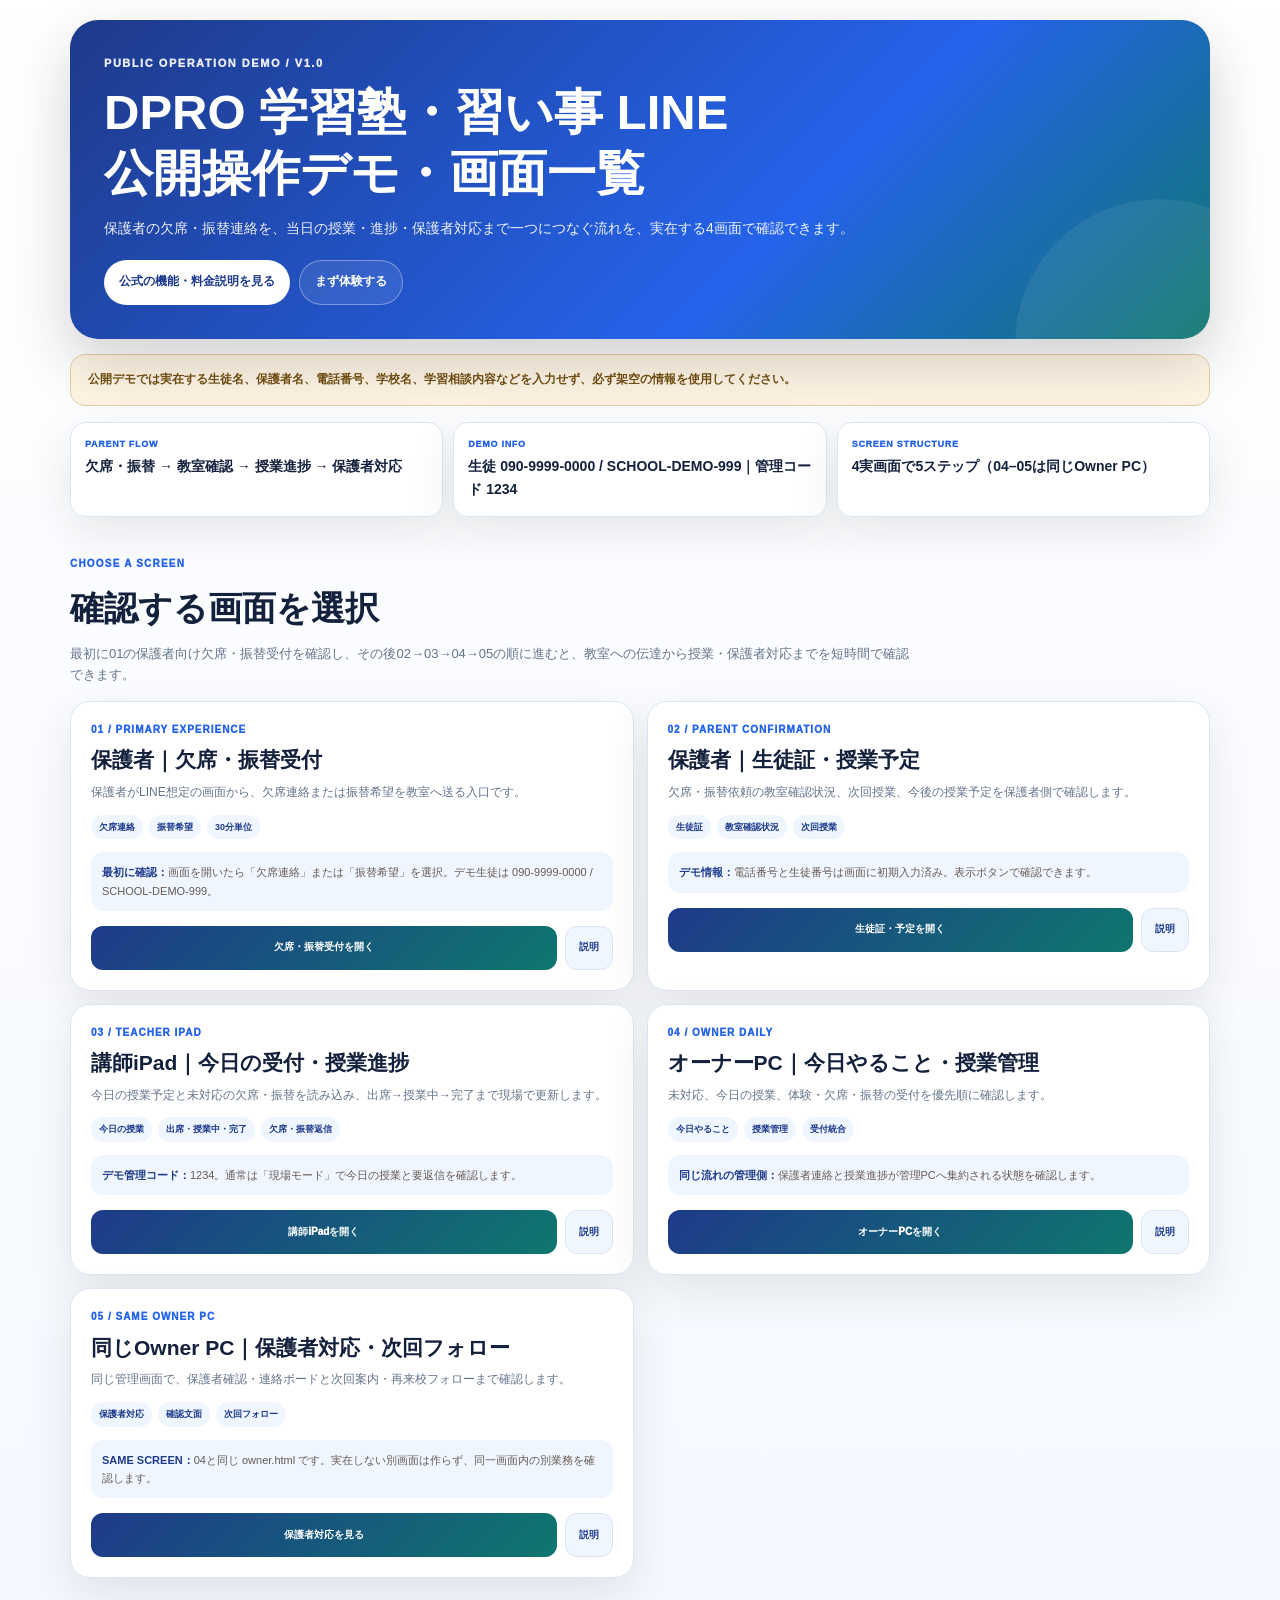
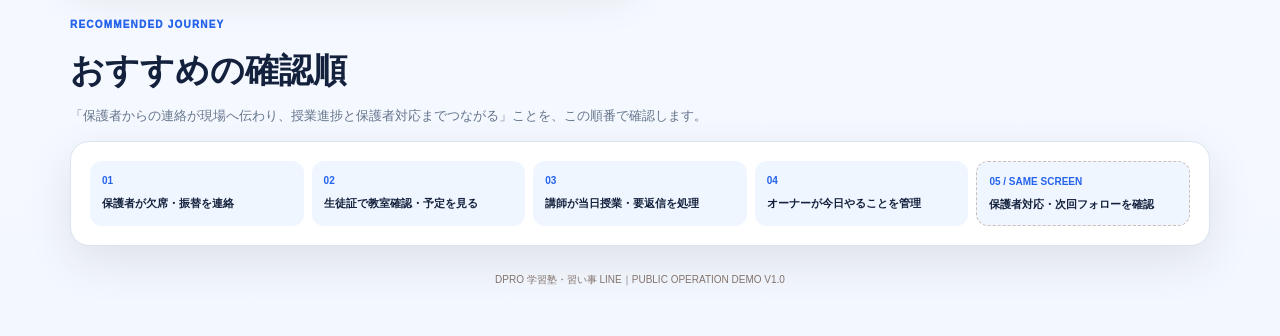
<file: demo-guide.html>
<!doctype html>
<!-- DPRO LIVE DEMO COMMON TEMPLATE V1.0 LOCK / CONFIGURABLE TEMPLATE -->
<html lang="ja">
<head>
<meta charset="utf-8">
<meta name="viewport" content="width=device-width,initial-scale=1,viewport-fit=cover">
<meta name="robots" content="noindex,nofollow,noarchive">
<title id="pageTitle">DPRO 公開操作デモ・画面一覧</title>
<style>
:root{
  --bg:#f3f7ff;--card:#fff;--ink:#14213d;--muted:#64748b;--line:#dbe5f2;
  --brand:#2563eb;--deep:#1e3a8a;--brand2:#0f766e;--soft:#eff6ff;
  --shadow:0 16px 46px rgba(44,37,32,.10)
}
*{box-sizing:border-box}
html{background:var(--bg);scroll-behavior:smooth}
body{margin:0;min-height:100vh;color:var(--ink);font-family:-apple-system,BlinkMacSystemFont,"Segoe UI","Noto Sans JP","Yu Gothic UI",Meiryo,sans-serif;line-height:1.65;background:linear-gradient(180deg,#fff 0%,var(--bg) 100%)}
a{color:inherit}.page{width:min(1140px,calc(100% - 24px));margin:0 auto;padding:20px 0 48px}
.hero{position:relative;overflow:hidden;padding:34px;border-radius:28px;color:#fff;background:linear-gradient(135deg,var(--deep),var(--brand) 63%,var(--brand2));box-shadow:0 23px 58px rgba(35,30,27,.20)}
.hero:after{content:"";position:absolute;right:-95px;bottom:-150px;width:290px;height:290px;border-radius:50%;background:rgba(255,255,255,.07)}
.kicker{position:relative;z-index:1;font-size:11px;font-weight:1000;letter-spacing:.14em;opacity:.9}
.hero h1{position:relative;z-index:1;margin:10px 0 0;font-size:clamp(28px,5vw,49px);line-height:1.24}.hero p{position:relative;z-index:1;max-width:830px;margin:13px 0 0;font-size:14px;opacity:.93}
.hero-actions{position:relative;z-index:1;display:flex;gap:9px;flex-wrap:wrap;margin-top:20px}.button{min-height:45px;display:inline-flex;align-items:center;justify-content:center;padding:9px 15px;border-radius:999px;text-decoration:none;font-size:12px;font-weight:950}
.button-light{color:var(--deep);background:#fff}.button-ghost{color:#fff;border:1px solid rgba(255,255,255,.35);background:rgba(255,255,255,.09)}
.notice{margin-top:15px;padding:15px 17px;border:1px solid #e5cda3;border-radius:15px;background:#fff5e5;color:#725013;font-size:12px;font-weight:760}
.demo-info{margin-top:16px;display:grid;grid-template-columns:repeat(3,minmax(0,1fr));gap:10px}.demo-info>div{padding:14px;border:1px solid var(--line);border-radius:15px;background:rgba(255,255,255,.96);box-shadow:var(--shadow)}
.demo-info small{display:block;color:var(--brand);font-size:9px;font-weight:1000;letter-spacing:.08em}.demo-info strong{display:block;margin-top:4px;font-size:14px}
.section-head{margin:32px 0 15px}.section-head small{color:var(--brand);font-size:10px;font-weight:1000;letter-spacing:.12em}.section-head h2{margin:5px 0 0;font-size:clamp(23px,4vw,34px)}.section-head p{max-width:840px;margin:7px 0 0;color:var(--muted);font-size:13px}
.grid{display:grid;grid-template-columns:repeat(2,minmax(0,1fr));gap:13px}.card{min-width:0;padding:20px;border:1px solid var(--line);border-radius:20px;background:rgba(255,255,255,.98);box-shadow:var(--shadow)}
.card-number{color:var(--brand);font-size:10px;font-weight:1000;letter-spacing:.1em}.card h3{margin:7px 0 0;font-size:21px;line-height:1.4}.card p{margin:8px 0 0;color:var(--muted);font-size:12px}
.pills{display:flex;gap:6px;flex-wrap:wrap;margin-top:12px}.pills span{padding:5px 8px;border-radius:999px;background:var(--soft);color:var(--deep);font-size:9px;font-weight:900}
.card-note{margin-top:13px;padding:11px;border-radius:12px;background:var(--soft);color:#675a54;font-size:11px}.card-note b{color:var(--deep)}
.card-actions{display:grid;grid-template-columns:1fr auto;gap:8px;margin-top:15px}.open,.official{min-height:44px;display:flex;align-items:center;justify-content:center;padding:9px 13px;border-radius:12px;text-decoration:none;font-size:10px;font-weight:950}
.open{color:#fff;background:linear-gradient(135deg,var(--deep),var(--brand2))}.official{color:var(--deep);border:1px solid var(--line);background:var(--soft)}
.flow{margin-top:14px;padding:19px;border:1px solid var(--line);border-radius:19px;background:#fff;box-shadow:var(--shadow)}.flow-grid{display:grid;grid-template-columns:repeat(var(--flow-cols,5),minmax(0,1fr));gap:8px}
.flow-step{padding:12px;border-radius:12px;background:var(--soft)}.flow-step b{display:block;color:var(--brand);font-size:10px}.flow-step strong{display:block;margin-top:4px;font-size:11px}.flow-step.same{border:1px dashed #cdbfb6}
.footer{margin-top:26px;color:#82736c;font-size:10px;text-align:center}
@media(max-width:900px){.flow-grid{grid-template-columns:repeat(2,minmax(0,1fr))}}
@media(max-width:760px){.hero{padding:25px 20px}.demo-info,.grid,.flow-grid{grid-template-columns:1fr}}
@media(max-width:420px){.page{width:min(100% - 16px,1140px)}.card-actions{grid-template-columns:1fr}}
</style>
</head>
<body>
<main class="page">
<section class="hero">
  <div class="kicker">PUBLIC OPERATION DEMO / V1.0</div>
  <h1 id="heroTitle"></h1>
  <p id="heroCopy"></p>
  <div class="hero-actions">
    <a class="button button-light" id="officialLink">公式の機能・料金説明を見る</a>
    <a class="button button-ghost" id="primaryDemoLink">まず体験する</a>
  </div>
</section>
<div class="notice" id="notice"></div>
<section class="demo-info" id="quickInfo" aria-label="デモ利用情報"></section>
<div class="section-head"><small>CHOOSE A SCREEN</small><h2>確認する画面を選択</h2><p id="screenIntro"></p></div>
<section class="grid" id="screenGrid"></section>
<div class="section-head"><small>RECOMMENDED JOURNEY</small><h2>おすすめの確認順</h2><p id="journeyIntro"></p></div>
<section class="flow"><div class="flow-grid" id="flowGrid"></div></section>
<div class="footer" id="footer"></div>
</main>
<script>
/* DPRO LIVE DEMO COMMON TEMPLATE V1.0 — CONFIG/COLOR ONLY */
const CONFIG = {
  "systemName": "DPRO 学習塾・習い事 LINE",
  "pageTitle": "DPRO 学習塾・習い事 LINE｜公開操作デモ・画面一覧",
  "heroCopy": "保護者の欠席・振替連絡を、当日の授業・進捗・保護者対応まで一つにつなぐ流れを、実在する4画面で確認できます。",
  "officialUrl": "https://dpromstk2000-lab.github.io/dpro-line-systems-site/lp-school.html",
  "primaryDemoUrl": "index.html",
  "notice": "公開デモでは実在する生徒名、保護者名、電話番号、学校名、学習相談内容などを入力せず、必ず架空の情報を使用してください。",
  "screenIntro": "最初に01の保護者向け欠席・振替受付を確認し、その後02→03→04→05の順に進むと、教室への伝達から授業・保護者対応までを短時間で確認できます。",
  "journeyIntro": "「保護者からの連絡が現場へ伝わり、授業進捗と保護者対応までつながる」ことを、この順番で確認します。",
  "adminCode": "1234",
  "quickInfo": [
    {
      "label": "PARENT FLOW",
      "text": "欠席・振替 → 教室確認 → 授業進捗 → 保護者対応"
    },
    {
      "label": "DEMO INFO",
      "text": "生徒 090-9999-0000 / SCHOOL-DEMO-999｜管理コード 1234"
    },
    {
      "label": "SCREEN STRUCTURE",
      "text": "4実画面で5ステップ（04–05は同じOwner PC）"
    }
  ],
  "screens": [
    {
      "step": "01 / PRIMARY EXPERIENCE",
      "title": "保護者｜欠席・振替受付",
      "description": "保護者がLINE想定の画面から、欠席連絡または振替希望を教室へ送る入口です。",
      "tags": [
        "欠席連絡",
        "振替希望",
        "30分単位"
      ],
      "note": "<b>最初に確認：<\/b>画面を開いたら「欠席連絡」または「振替希望」を選択。デモ生徒は 090-9999-0000 / SCHOOL-DEMO-999。",
      "url": "index.html",
      "cta": "欠席・振替受付を開く",
      "officialUrl": "https://dpromstk2000-lab.github.io/dpro-line-systems-site/lp-school.html#features"
    },
    {
      "step": "02 / PARENT CONFIRMATION",
      "title": "保護者｜生徒証・授業予定",
      "description": "欠席・振替依頼の教室確認状況、次回授業、今後の授業予定を保護者側で確認します。",
      "tags": [
        "生徒証",
        "教室確認状況",
        "次回授業"
      ],
      "note": "<b>デモ情報：<\/b>電話番号と生徒番号は画面に初期入力済み。表示ボタンで確認できます。",
      "url": "member.html",
      "cta": "生徒証・予定を開く",
      "officialUrl": "https://dpromstk2000-lab.github.io/dpro-line-systems-site/lp-school.html#experience"
    },
    {
      "step": "03 / TEACHER IPAD",
      "title": "講師iPad｜今日の受付・授業進捗",
      "description": "今日の授業予定と未対応の欠席・振替を読み込み、出席→授業中→完了まで現場で更新します。",
      "tags": [
        "今日の授業",
        "出席・授業中・完了",
        "欠席・振替返信"
      ],
      "note": "<b>デモ管理コード：<\/b>1234。通常は「現場モード」で今日の授業と要返信を確認します。",
      "url": "owner-ipad.html",
      "cta": "講師iPadを開く",
      "officialUrl": "https://dpromstk2000-lab.github.io/dpro-line-systems-site/lp-school.html#features"
    },
    {
      "step": "04 / OWNER DAILY",
      "title": "オーナーPC｜今日やること・授業管理",
      "description": "未対応、今日の授業、体験・欠席・振替の受付を優先順に確認します。",
      "tags": [
        "今日やること",
        "授業管理",
        "受付統合"
      ],
      "note": "<b>同じ流れの管理側：<\/b>保護者連絡と授業進捗が管理PCへ集約される状態を確認します。",
      "url": "owner.html",
      "cta": "オーナーPCを開く",
      "officialUrl": "https://dpromstk2000-lab.github.io/dpro-line-systems-site/lp-school.html#features"
    },
    {
      "step": "05 / SAME OWNER PC",
      "title": "同じOwner PC｜保護者対応・次回フォロー",
      "description": "同じ管理画面で、保護者確認・連絡ボードと次回案内・再来校フォローまで確認します。",
      "tags": [
        "保護者対応",
        "確認文面",
        "次回フォロー"
      ],
      "note": "<b>SAME SCREEN：<\/b>04と同じ owner.html です。実在しない別画面は作らず、同一画面内の別業務を確認します。",
      "url": "owner.html",
      "cta": "保護者対応を見る",
      "officialUrl": "https://dpromstk2000-lab.github.io/dpro-line-systems-site/lp-school.html#features"
    }
  ],
  "journey": [
    {
      "step": "01",
      "text": "保護者が欠席・振替を連絡"
    },
    {
      "step": "02",
      "text": "生徒証で教室確認・予定を見る"
    },
    {
      "step": "03",
      "text": "講師が当日授業・要返信を処理"
    },
    {
      "step": "04",
      "text": "オーナーが今日やることを管理"
    },
    {
      "step": "05",
      "text": "保護者対応・次回フォローを確認",
      "sameScreen": true
    }
  ]
};
document.documentElement.style.setProperty("--flow-cols", String(Math.min(CONFIG.journey.length, 7)));
document.title = CONFIG.pageTitle;
document.getElementById("heroTitle").innerHTML = `${CONFIG.systemName}<br>公開操作デモ・画面一覧`;
document.getElementById("heroCopy").textContent = CONFIG.heroCopy;
document.getElementById("officialLink").href = CONFIG.officialUrl;
document.getElementById("primaryDemoLink").href = CONFIG.primaryDemoUrl;
document.getElementById("notice").textContent = CONFIG.notice;
document.getElementById("screenIntro").textContent = CONFIG.screenIntro;
document.getElementById("journeyIntro").textContent = CONFIG.journeyIntro;
document.getElementById("footer").textContent = `${CONFIG.systemName}｜PUBLIC OPERATION DEMO V1.0`;
document.getElementById("quickInfo").innerHTML = CONFIG.quickInfo.map(x => `<div><small>${x.label}</small><strong>${x.text}</strong></div>`).join("");
document.getElementById("screenGrid").innerHTML = CONFIG.screens.map(x => `
  <article class="card">
    <div class="card-number">${x.step}</div><h3>${x.title}</h3><p>${x.description}</p>
    <div class="pills">${x.tags.map(t => `<span>${t}</span>`).join("")}</div>
    <div class="card-note">${x.note}</div>
    <div class="card-actions"><a class="open" href="${x.url}">${x.cta}</a><a class="official" href="${x.officialUrl}">説明</a></div>
  </article>`).join("");
document.getElementById("flowGrid").innerHTML = CONFIG.journey.map(x => `
  <div class="flow-step${x.sameScreen ? " same" : ""}"><b>${x.step}${x.sameScreen ? " / SAME SCREEN" : ""}</b><strong>${x.text}</strong></div>`).join("");
</script>
</body>
</html>
</file>
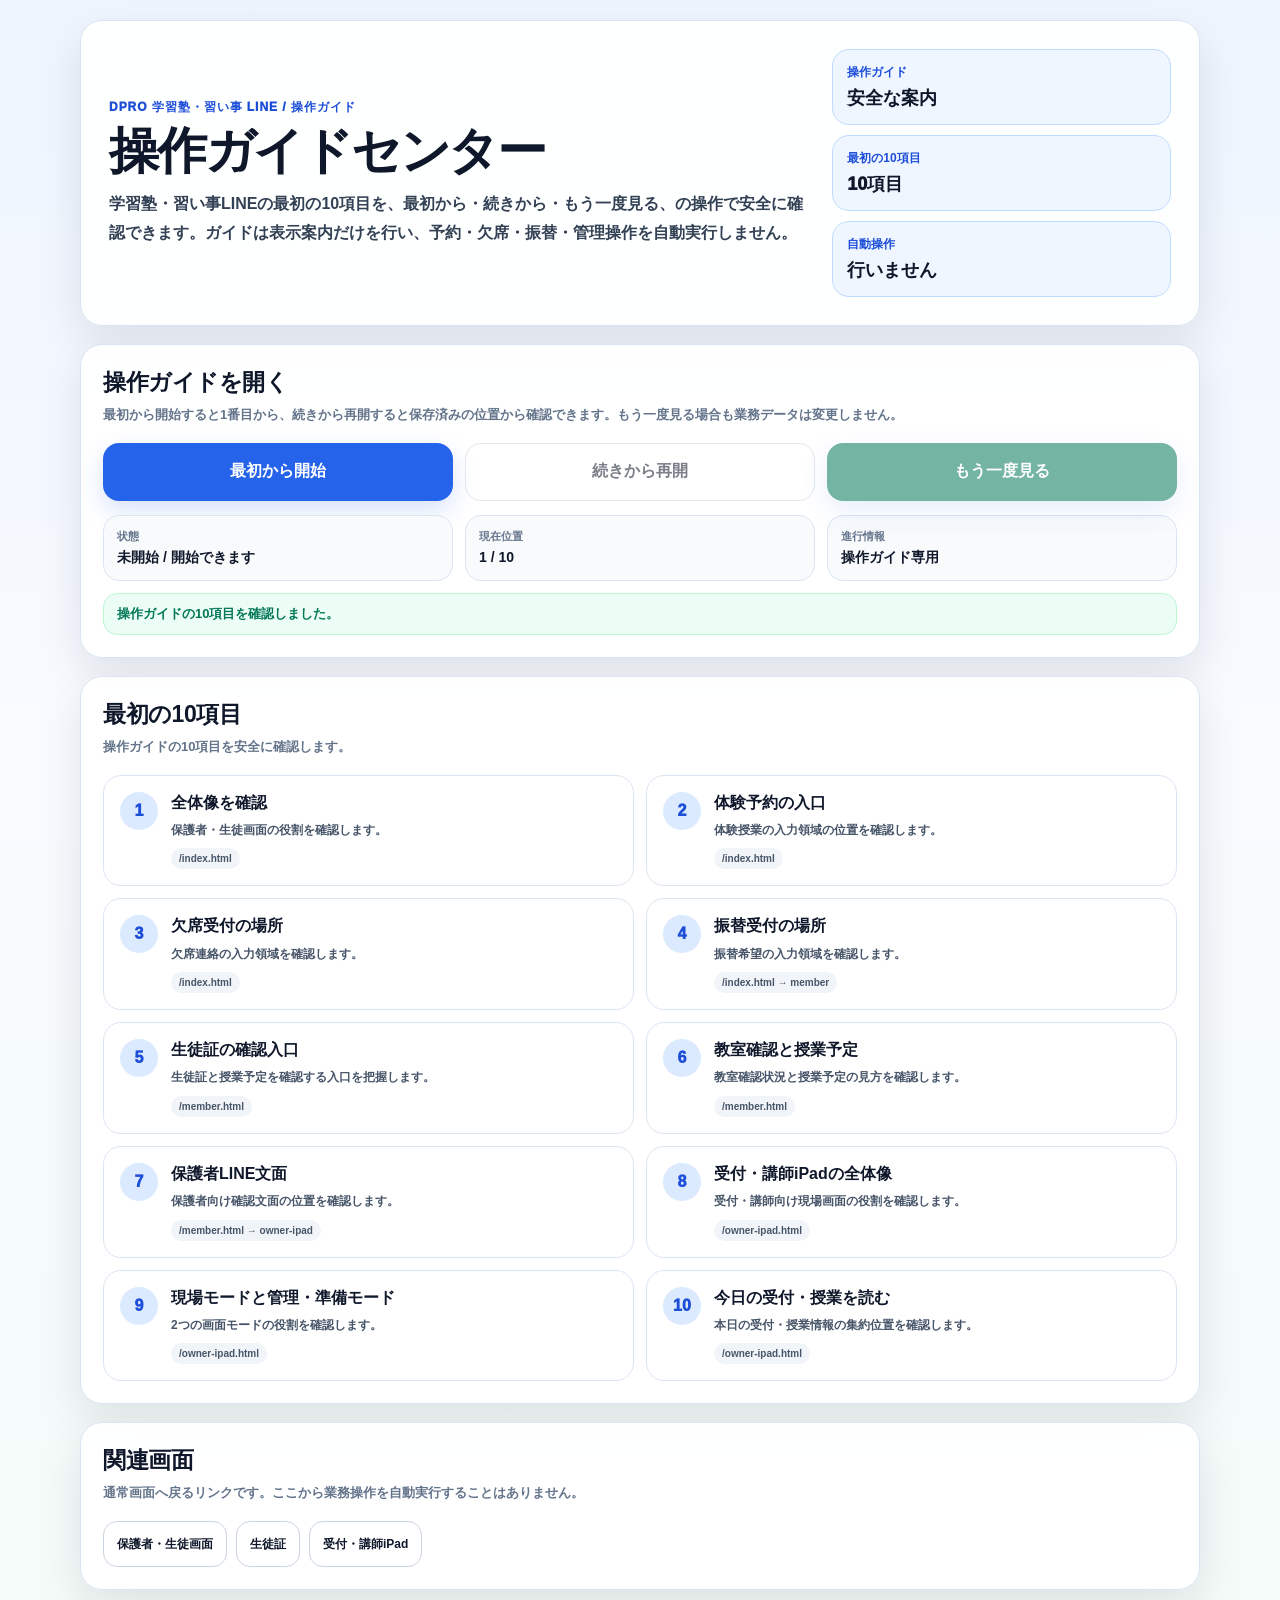
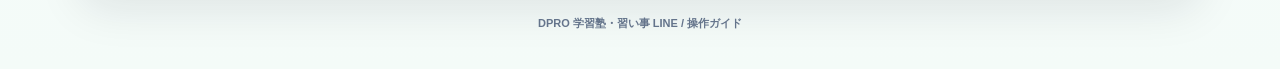
<file: guide-center.html>
<!doctype html>
<html lang="ja">
<head>
  <meta charset="utf-8" />
  <meta name="viewport" content="width=device-width, initial-scale=1, viewport-fit=cover" />
  <meta name="format-detection" content="telephone=no" />
  <title>DPRO 学習塾・習い事 LINE｜Guide Center</title>
  <script src="./config.js"></script>
  <style>
    :root{
      color-scheme:light;
      --bg:#f4f8ff;
      --card:#fff;
      --text:#0f172a;
      --muted:#64748b;
      --line:#dbe5f2;
      --blue:#2563eb;
      --blue-dark:#1d4ed8;
      --green:#047857;
      --shadow:0 18px 46px rgba(15,23,42,.10);
      --radius:22px;
    }
    *{box-sizing:border-box;min-width:0;}
    html,body{margin:0;padding:0;max-width:100%;overflow-x:hidden;}
    body{
      min-height:100vh;
      font-family:-apple-system,BlinkMacSystemFont,"Segoe UI","Noto Sans JP","Hiragino Sans","Yu Gothic",sans-serif;
      color:var(--text);
      background:linear-gradient(180deg,#eef5ff 0,#f8fbff 45%,#f4fbf8 100%);
      padding:20px;
    }
    button,a{font:inherit;}
    button{cursor:pointer;}
    button:disabled{cursor:not-allowed;opacity:.55;}
    a{color:inherit;text-decoration:none;}
    button:focus-visible,a:focus-visible{outline:3px solid #f59e0b;outline-offset:3px;}
    .shell{width:min(1120px,100%);margin:0 auto;}
    .hero,.panel{background:rgba(255,255,255,.96);border:1px solid var(--line);border-radius:var(--radius);box-shadow:var(--shadow);}
    .hero{padding:28px;margin-bottom:18px;display:grid;grid-template-columns:1.35fr .65fr;gap:20px;align-items:center;}
    .eyebrow{margin:0 0 8px;color:var(--blue-dark);font-size:12px;font-weight:950;letter-spacing:.08em;}
    h1{margin:0 0 12px;font-size:clamp(30px,5vw,50px);line-height:1.08;letter-spacing:-.045em;overflow-wrap:anywhere;}
    .lead{margin:0;color:#334155;font-weight:700;line-height:1.8;}
    .hero-meta{display:grid;gap:10px;}
    .meta{border:1px solid #bfdbfe;background:#eff6ff;border-radius:17px;padding:14px;}
    .meta strong{display:block;font-size:12px;color:#1d4ed8;margin-bottom:5px;}
    .meta span{display:block;font-size:18px;font-weight:950;overflow-wrap:anywhere;}
    .panel{padding:22px;margin-bottom:18px;}
    .panel h2{margin:0 0 6px;font-size:23px;letter-spacing:-.02em;}
    .panel-note{margin:0 0 16px;color:var(--muted);font-size:13px;font-weight:700;line-height:1.75;}
    .actions{display:grid;grid-template-columns:repeat(3,minmax(0,1fr));gap:12px;}
    .action-btn{appearance:none;border:0;border-radius:16px;min-height:58px;padding:14px 16px;font-weight:950;background:var(--blue);color:#fff;box-shadow:0 10px 24px rgba(37,99,235,.18);}
    .action-btn.secondary{background:#fff;color:#0f172a;border:1px solid #cbd5e1;box-shadow:none;}
    .action-btn.green{background:var(--green);}
    .status-grid{display:grid;grid-template-columns:repeat(3,minmax(0,1fr));gap:12px;margin-top:14px;}
    .status-item{border:1px solid var(--line);border-radius:16px;background:#f8fafc;padding:13px;}
    .status-item small{display:block;color:var(--muted);font-size:11px;font-weight:900;margin-bottom:5px;}
    .status-item b{display:block;font-size:14px;overflow-wrap:anywhere;}
    .ready{margin-top:12px;border-radius:14px;padding:11px 13px;font-size:13px;font-weight:850;background:#eff6ff;color:#1e3a8a;border:1px solid #bfdbfe;}
    .ready.ok{background:#ecfdf5;color:#047857;border-color:#bbf7d0;}
    .ready.err{background:#fef2f2;color:#b91c1c;border-color:#fecaca;}
    .steps{display:grid;grid-template-columns:repeat(2,minmax(0,1fr));gap:12px;}
    .guide-step{border:1px solid var(--line);border-radius:18px;background:#fff;padding:16px;display:grid;grid-template-columns:auto 1fr;gap:13px;align-items:start;}
    .step-no{width:38px;height:38px;border-radius:999px;display:flex;align-items:center;justify-content:center;background:#dbeafe;color:#1d4ed8;font-weight:950;flex:0 0 auto;}
    .guide-step h3{margin:0 0 6px;font-size:16px;line-height:1.4;overflow-wrap:anywhere;}
    .guide-step p{margin:0;color:#475569;font-size:12px;line-height:1.7;font-weight:700;overflow-wrap:anywhere;}
    .route{display:inline-block;margin-top:8px;border-radius:999px;background:#f1f5f9;padding:5px 8px;font-size:10px;font-weight:900;color:#475569;max-width:100%;overflow-wrap:anywhere;}
    .links{display:flex;gap:9px;flex-wrap:wrap;}
    .link-btn{display:inline-flex;align-items:center;justify-content:center;min-height:46px;border-radius:14px;border:1px solid #cbd5e1;background:#fff;padding:10px 13px;font-size:12px;font-weight:900;}
    .foot{padding:8px 4px 18px;text-align:center;color:var(--muted);font-size:11px;font-weight:800;}
    [data-dpro-tutorial-launcher]{display:none!important;}
    @media(max-width:760px){
      body{padding:12px;}
      .hero{grid-template-columns:1fr;padding:20px;}
      .panel{padding:18px;}
      .actions,.status-grid,.steps{grid-template-columns:1fr;}
      .action-btn{width:100%;}
    }
    @media(max-width:360px){
      body{padding:10px;}
      .hero,.panel{border-radius:18px;}
      .hero{padding:17px;}
      .panel{padding:15px;}
      .guide-step{padding:13px;gap:10px;}
      .step-no{width:34px;height:34px;}
      h1{font-size:30px;}
    }
  </style>
</head>
<body>
  <main class="shell">
    <section class="hero">
      <div>
        <p class="eyebrow">DPRO 学習塾・習い事 LINE / 操作ガイド</p>
        <h1>操作ガイドセンター</h1>
        <p class="lead">学習塾・習い事LINEの最初の10項目を、最初から・続きから・もう一度見る、の操作で安全に確認できます。ガイドは表示案内だけを行い、予約・欠席・振替・管理操作を自動実行しません。</p>
      </div>
      <div class="hero-meta">
        <div class="meta"><strong>操作ガイド</strong><span>安全な案内</span></div>
        <div class="meta"><strong>最初の10項目</strong><span id="first10Meta">10項目</span></div>
        <div class="meta"><strong>自動操作</strong><span>行いません</span></div>
      </div>
    </section>

    <section class="panel" aria-labelledby="actionsTitle">
      <h2 id="actionsTitle">操作ガイドを開く</h2>
      <p class="panel-note">最初から開始すると1番目から、続きから再開すると保存済みの位置から確認できます。もう一度見る場合も業務データは変更しません。</p>
      <div class="actions">
        <button class="action-btn" type="button" data-guide-action="start" disabled>最初から開始</button>
        <button class="action-btn secondary" type="button" data-guide-action="resume" disabled>続きから再開</button>
        <button class="action-btn green" type="button" data-guide-action="replay" disabled>もう一度見る</button>
      </div>
      <div class="status-grid" aria-live="polite">
        <div class="status-item"><small>状態</small><b id="guideState">確認中</b></div>
        <div class="status-item"><small>現在位置</small><b id="guideStep">-</b></div>
        <div class="status-item"><small>進行情報</small><b id="guideStorage">操作ガイド専用</b></div>
      </div>
      <div class="ready" id="guideReady" data-guide-ready="false">操作ガイドを準備しています。</div>
    </section>

    <section class="panel" aria-labelledby="first10Title">
      <h2 id="first10Title">最初の10項目</h2>
      <p class="panel-note">操作ガイドの10項目を安全に確認します。</p>
      <div class="steps" id="guideSteps">
        <article class="guide-step" data-guide-step data-step-key="school.first10.01" data-route="/index.html" data-primary=".hero h1" data-fallback=".hero"><span class="step-no">1</span><div><h3>全体像を確認</h3><p>保護者・生徒画面の役割を確認します。</p><span class="route">/index.html</span></div></article>
        <article class="guide-step" data-guide-step data-step-key="school.first10.02" data-route="/index.html" data-primary="#trialBlock" data-fallback="[data-switch-mode=&quot;trial&quot;]"><span class="step-no">2</span><div><h3>体験予約の入口</h3><p>体験授業の入力領域の位置を確認します。</p><span class="route">/index.html</span></div></article>
        <article class="guide-step" data-guide-step data-step-key="school.first10.03" data-route="/index.html" data-primary="#absenceBlock" data-fallback="[data-mode=&quot;absence&quot;]"><span class="step-no">3</span><div><h3>欠席受付の場所</h3><p>欠席連絡の入力領域を確認します。</p><span class="route">/index.html</span></div></article>
        <article class="guide-step" data-guide-step data-step-key="school.first10.04" data-route="/index.html" data-primary="#makeupBlock" data-fallback="[data-mode=&quot;makeup&quot;]"><span class="step-no">4</span><div><h3>振替受付の場所</h3><p>振替希望の入力領域を確認します。</p><span class="route">/index.html → member</span></div></article>
        <article class="guide-step" data-guide-step data-step-key="school.first10.05" data-route="/member.html" data-primary="#loadBtn" data-fallback=".hero-main"><span class="step-no">5</span><div><h3>生徒証の確認入口</h3><p>生徒証と授業予定を確認する入口を把握します。</p><span class="route">/member.html</span></div></article>
        <article class="guide-step" data-guide-step data-step-key="school.first10.06" data-route="/member.html" data-primary="#contactStatusSection" data-fallback="#lessonList"><span class="step-no">6</span><div><h3>教室確認と授業予定</h3><p>教室確認状況と授業予定の見方を確認します。</p><span class="route">/member.html</span></div></article>
        <article class="guide-step" data-guide-step data-step-key="school.first10.07" data-route="/member.html" data-primary="#lineMessageBox" data-fallback=".hero-side"><span class="step-no">7</span><div><h3>保護者LINE文面</h3><p>保護者向け確認文面の位置を確認します。</p><span class="route">/member.html → owner-ipad</span></div></article>
        <article class="guide-step" data-guide-step data-step-key="school.first10.08" data-route="/owner-ipad.html" data-primary=".hero h1" data-fallback=".hero-main"><span class="step-no">8</span><div><h3>受付・講師iPadの全体像</h3><p>受付・講師向け現場画面の役割を確認します。</p><span class="route">/owner-ipad.html</span></div></article>
        <article class="guide-step" data-guide-step data-step-key="school.first10.09" data-route="/owner-ipad.html" data-primary="#fieldModeBar" data-fallback=".field-mode-copy"><span class="step-no">9</span><div><h3>現場モードと管理・準備モード</h3><p>2つの画面モードの役割を確認します。</p><span class="route">/owner-ipad.html</span></div></article>
        <article class="guide-step" data-guide-step data-step-key="school.first10.10" data-route="/owner-ipad.html" data-primary="#statsGrid" data-fallback="main.grid .card:first-child"><span class="step-no">10</span><div><h3>今日の受付・授業を読む</h3><p>本日の受付・授業情報の集約位置を確認します。</p><span class="route">/owner-ipad.html</span></div></article>
      </div>
    </section>

    <section class="panel" aria-labelledby="linksTitle">
      <h2 id="linksTitle">関連画面</h2>
      <p class="panel-note">通常画面へ戻るリンクです。ここから業務操作を自動実行することはありません。</p>
      <div data-dpro-chat-b-owner-return hidden style="margin-bottom:10px">
        <a class="link-btn" href="./owner.html">オーナーPCへ戻る</a>
      </div>
      <div class="links">
        <a class="link-btn" href="./index.html">保護者・生徒画面</a>
        <a class="link-btn" href="./member.html">生徒証</a>
        <a class="link-btn" href="./owner-ipad.html">受付・講師iPad</a>
      </div>
    </section>

    <div class="foot">DPRO 学習塾・習い事 LINE / 操作ガイド</div>
  </main>

  <script>
  (()=>{
    'use strict';
    const READY_MARKER='DPRO_TUTORIAL_SCHOOL_R4_GUIDE_CENTER_V1_0';
    const FROM_OWNER=new URLSearchParams(location.search).get('from')==='owner';
    const ownerReturn=document.querySelector('[data-dpro-chat-b-owner-return]');
    if(ownerReturn) ownerReturn.hidden=!FROM_OWNER;
    const ready=document.getElementById('guideReady');
    const stateEl=document.getElementById('guideState');
    const stepEl=document.getElementById('guideStep');
    const storageEl=document.getElementById('guideStorage');
    const first10Meta=document.getElementById('first10Meta');
    const buttons=[...document.querySelectorAll('[data-guide-action]')];
    const rows=[...document.querySelectorAll('[data-guide-step]')];
    window.DPRO_SCHOOL_GUIDE_CENTER={marker:READY_MARKER,first10Count:rows.length,ready:false,aligned:false};

    function modeForState(api,s){
      const exists=localStorage.getItem(api.stateKey())!==null;
      if(!exists)return 'start';
      if(s.complete||s.skipped)return 'replay';
      return 'resume';
    }
    function labelForState(s,mode){
      if(mode==='start')return '未開始 / 開始できます';
      if(s.complete)return '完了 / もう一度確認できます';
      if(s.skipped)return 'スキップ / もう一度確認できます';
      if(s.closed)return '中断 / 続きから再開できます';
      return '進行中 / 続きから再開できます';
    }
    function refreshStatus(api){
      const s=api.readState();
      const mode=modeForState(api,s);
      stateEl.textContent=labelForState(s,mode);
      const pos=(api.steps||[]).findIndex(x=>x.key===s.currentStepKey); stepEl.textContent=pos>=0?`${pos+1} / ${api.first10Count}`:'1 / 10';
      storageEl.textContent='操作ガイド専用';
      first10Meta.textContent=`${api.first10Count}項目`;
      buttons.forEach(b=>b.disabled=b.dataset.guideAction!==mode);
      window.DPRO_SCHOOL_GUIDE_CENTER.stateMode=mode;
    }
    function verifyAlignment(api){
      if(api.first10Count!==10||rows.length!==10||api.steps.length!==10)return false;
      return rows.every((row,i)=>{
        const s=api.steps[i];
        return row.dataset.stepKey===s.key && row.dataset.route===s.route && row.dataset.primary===s.primary && row.dataset.fallback===s.fallback && row.querySelector('h3')?.textContent?.trim()===s.title;
      });
    }
    function bind(api){
      if(window.DPRO_SCHOOL_GUIDE_CENTER.ready)return;
      const aligned=verifyAlignment(api);
      window.DPRO_SCHOOL_GUIDE_CENTER.ready=true;
      window.DPRO_SCHOOL_GUIDE_CENTER.aligned=aligned;
      window.DPRO_SCHOOL_GUIDE_CENTER.apiVersion=api.version;
      ready.dataset.guideReady=aligned?'true':'false';
      ready.className='ready '+(aligned?'ok':'err');
      ready.textContent=aligned?'操作ガイドの10項目を確認しました。':'操作ガイドの項目を確認できませんでした。';
      buttons.forEach(b=>b.disabled=true);
      buttons.forEach(b=>b.addEventListener('click',()=>{
        const action=b.dataset.guideAction;
        if(action==='start')api.start();
        else if(action==='resume')api.resume();
        else if(action==='replay')api.replay();
      }));
      refreshStatus(api);
    }
    const started=Date.now();
    const timer=setInterval(()=>{
      const api=window.DPRO_TUTORIAL_SCHOOL;
      if(api&&api.first10Count===10){clearInterval(timer);bind(api);return;}
      if(Date.now()-started>15000){clearInterval(timer);ready.className='ready err';ready.textContent='操作ガイドを確認できませんでした。';}
    },50);
    window.addEventListener('pageshow',()=>{const api=window.DPRO_TUTORIAL_SCHOOL;if(api)refreshStatus(api);});
    window.addEventListener('storage',()=>{const api=window.DPRO_TUTORIAL_SCHOOL;if(api)refreshStatus(api);});
  })();
  </script>
</body>
</html>
</file>
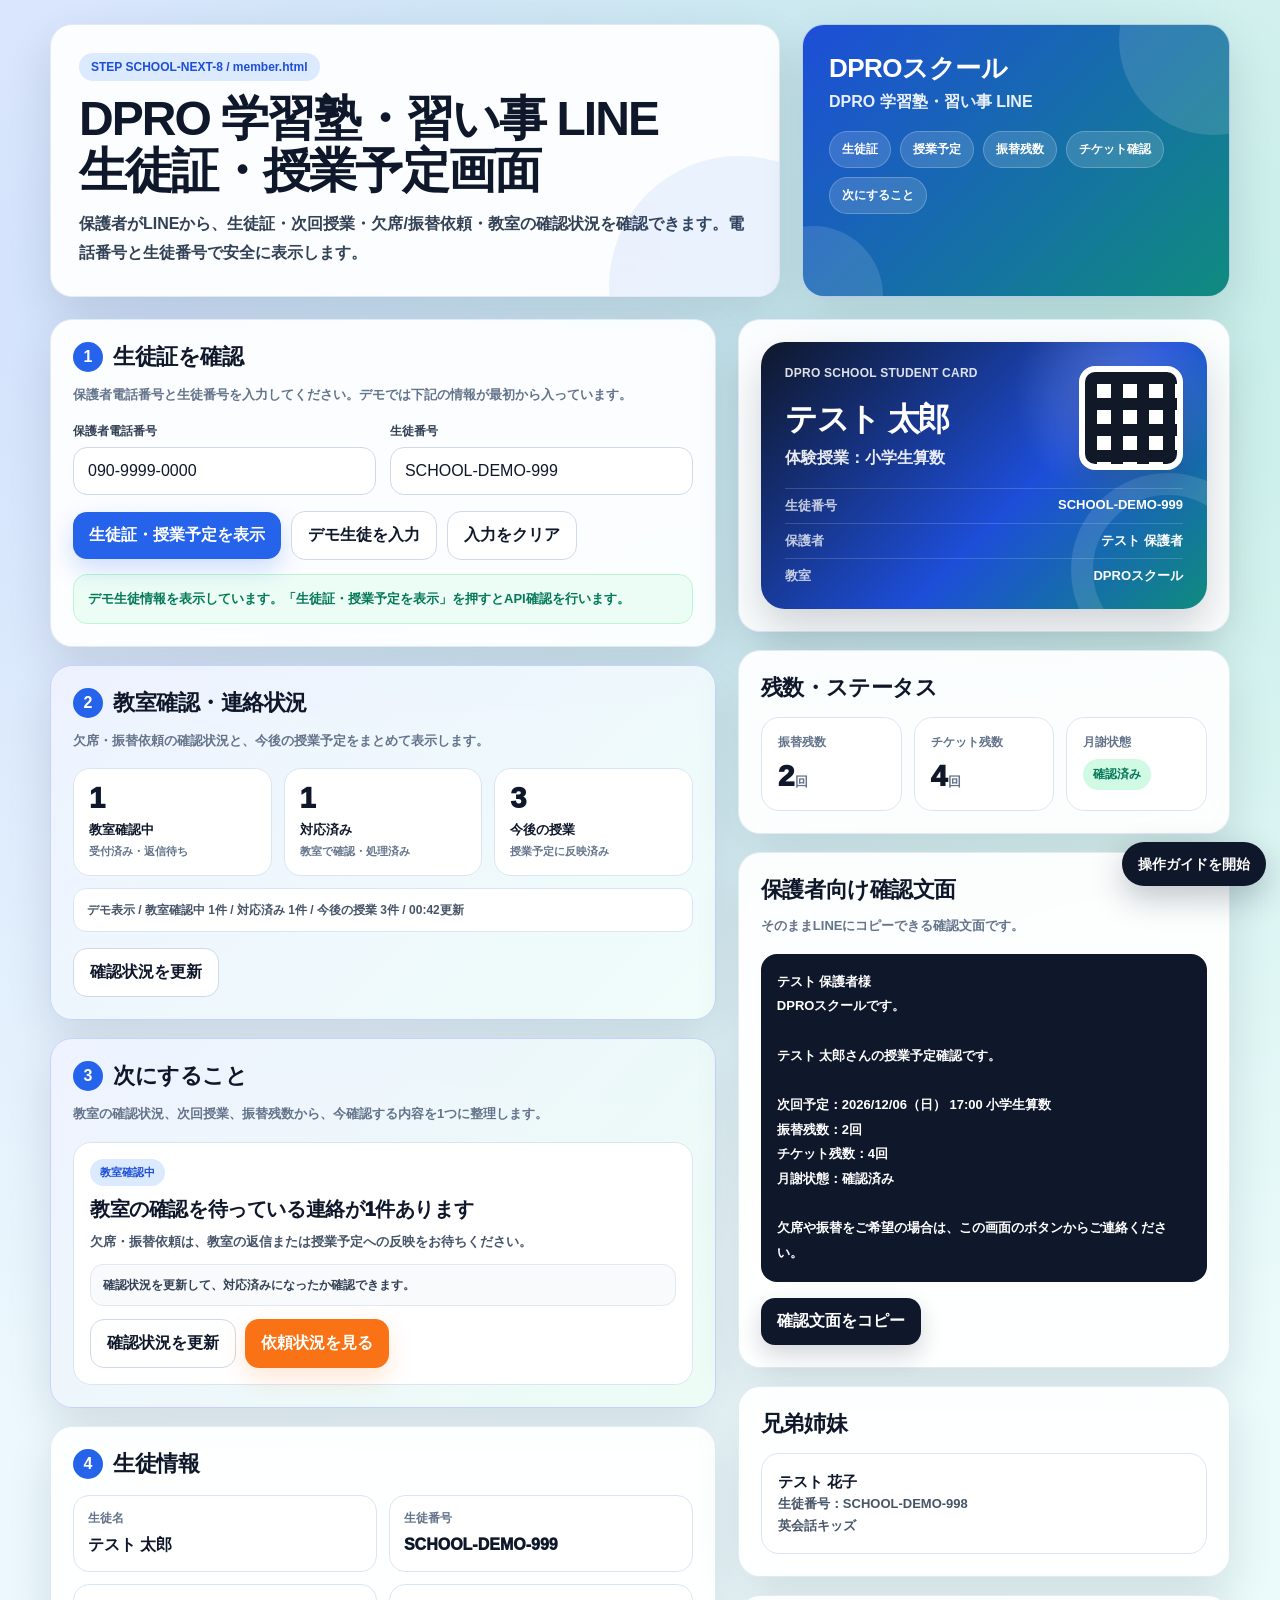
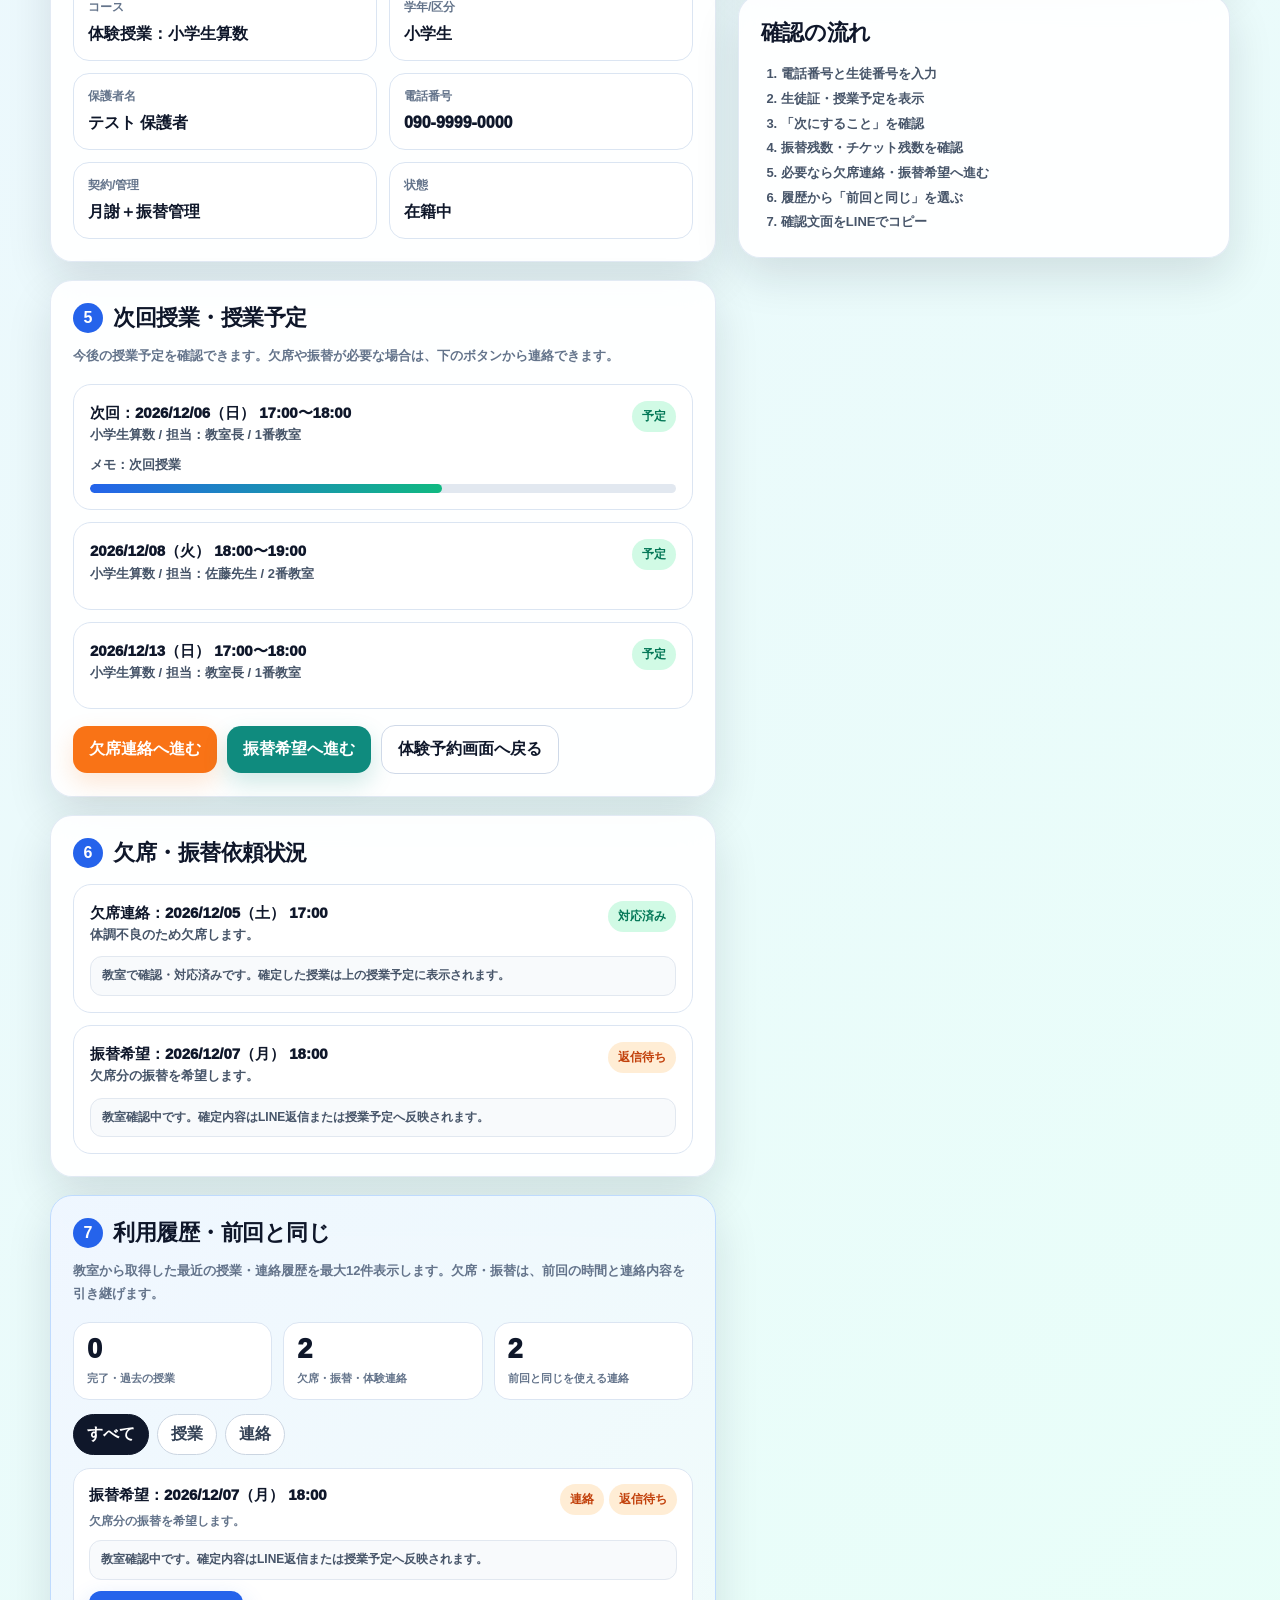
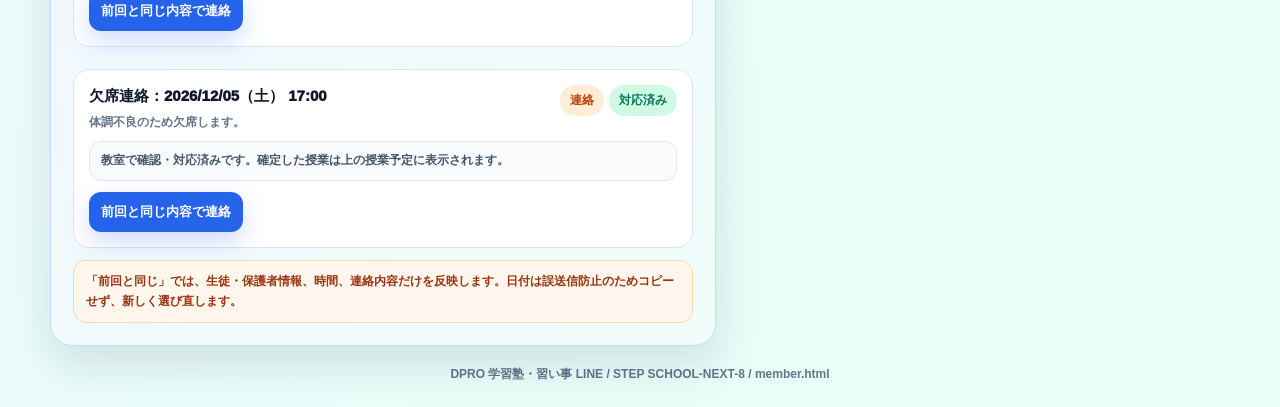
<file: member.html>
<!doctype html>
<html lang="ja">
<head>
  <meta charset="utf-8" />
  <meta name="viewport" content="width=device-width, initial-scale=1, viewport-fit=cover" />
  <meta name="format-detection" content="telephone=no" />
  <title>DPRO 学習塾・習い事 LINE｜生徒証・授業予定</title>
  <script src="./config.js"></script>
  <style>
    :root {
      --bg1: #eef5ff;
      --bg2: #e8fff8;
      --card: rgba(255,255,255,.92);
      --card2: rgba(255,255,255,.78);
      --text: #0f172a;
      --muted: #64748b;
      --line: #dbe5f2;
      --blue: #2563eb;
      --blue2: #1d4ed8;
      --navy: #0f172a;
      --green: #0f8b7e;
      --green2: #10b981;
      --orange: #f97316;
      --red: #ef4444;
      --yellow: #f59e0b;
      --shadow: 0 18px 45px rgba(15, 23, 42, .12);
      --radius: 22px;
    }
    * { box-sizing: border-box; }
    html { scroll-behavior: smooth; }
    body {
      margin: 0;
      min-height: 100vh;
      font-family: -apple-system, BlinkMacSystemFont, "Segoe UI", "Noto Sans JP", "Hiragino Sans", "Yu Gothic", sans-serif;
      color: var(--text);
      background:
        radial-gradient(circle at 12% 8%, rgba(37,99,235,.14), transparent 32%),
        radial-gradient(circle at 86% 8%, rgba(16,185,129,.18), transparent 30%),
        linear-gradient(135deg, var(--bg1), var(--bg2));
      padding: 24px;
    }
    button, input, select, textarea { font: inherit; }
    button { cursor: pointer; }
    a { color: inherit; text-decoration: none; }
    .wrap { max-width: 1180px; margin: 0 auto; }
    .hero {
      display: grid;
      grid-template-columns: 1.45fr .85fr;
      gap: 22px;
      align-items: stretch;
      margin-bottom: 22px;
    }
    .hero-main, .hero-side, .card {
      background: var(--card);
      border: 1px solid rgba(219,229,242,.8);
      border-radius: var(--radius);
      box-shadow: var(--shadow);
      backdrop-filter: blur(16px);
    }
    .hero-main { padding: 28px; position: relative; overflow: hidden; }
    .hero-main::after {
      content: "";
      position: absolute;
      right: -90px; bottom: -120px;
      width: 260px; height: 260px;
      border-radius: 999px;
      background: rgba(37,99,235,.08);
    }
    .version {
      display: inline-flex;
      align-items: center;
      gap: 8px;
      padding: 7px 12px;
      border-radius: 999px;
      background: #dbeafe;
      color: #1d4ed8;
      font-size: 12px;
      font-weight: 800;
      margin-bottom: 12px;
    }
    h1 { margin: 0 0 12px; font-size: clamp(29px, 4vw, 48px); line-height: 1.08; letter-spacing: -.04em; }
    .lead { margin: 0; color: #334155; font-size: 16px; line-height: 1.85; font-weight: 650; }
    .hero-side {
      padding: 26px;
      color: white;
      background: linear-gradient(135deg, #1d4ed8, #0f8b7e);
      position: relative;
      overflow: hidden;
      min-height: 182px;
    }
    .hero-side::before, .hero-side::after {
      content: "";
      position: absolute;
      border-radius: 999px;
      background: rgba(255,255,255,.12);
    }
    .hero-side::before { width: 190px; height: 190px; right: -80px; top: -80px; }
    .hero-side::after { width: 140px; height: 140px; left: -60px; bottom: -70px; }
    .hero-side h2 { position: relative; margin: 0 0 6px; font-size: 26px; letter-spacing: -.02em; }
    .hero-side p { position: relative; margin: 0 0 18px; opacity: .9; font-weight: 700; }
    .pill-row { display: flex; gap: 9px; flex-wrap: wrap; position: relative; }
    .pill {
      display: inline-flex;
      align-items: center;
      justify-content: center;
      padding: 9px 12px;
      border-radius: 999px;
      background: rgba(255,255,255,.14);
      border: 1px solid rgba(255,255,255,.22);
      color: white;
      font-weight: 800;
      font-size: 12px;
      white-space: nowrap;
    }
    .grid { display: grid; grid-template-columns: 1.15fr .85fr; gap: 22px; align-items: start; }
    .stack { display: flex; flex-direction: column; gap: 18px; }
    .card { padding: 22px; }
    .card.flat { box-shadow: none; background: var(--card2); }
    .section-title { display: flex; align-items: center; gap: 10px; margin: 0 0 16px; }
    .num {
      width: 30px; height: 30px;
      display: inline-flex; align-items: center; justify-content: center;
      color: white; background: var(--blue); border-radius: 999px;
      font-weight: 900;
      flex: 0 0 auto;
    }
    h2 { margin: 0; font-size: 22px; letter-spacing: -.02em; }
    h3 { margin: 0 0 10px; font-size: 17px; }
    .hint { margin: -4px 0 16px; color: var(--muted); line-height: 1.75; font-size: 13px; font-weight: 650; }
    .form-grid { display: grid; grid-template-columns: 1fr 1fr; gap: 14px; }
    label { display: block; font-size: 12px; font-weight: 850; color: #334155; margin: 0 0 7px; }
    input, select, textarea {
      width: 100%;
      border: 1px solid #cfd9e8;
      border-radius: 14px;
      background: #fff;
      color: var(--text);
      padding: 14px 14px;
      outline: none;
      min-height: 48px;
      transition: .15s ease;
    }
    input:focus, select:focus, textarea:focus {
      border-color: #93c5fd;
      box-shadow: 0 0 0 4px rgba(37,99,235,.12);
    }
    .actions { display: flex; gap: 10px; flex-wrap: wrap; align-items: center; margin-top: 16px; }
    .btn {
      appearance: none;
      border: 0;
      border-radius: 14px;
      padding: 13px 16px;
      min-height: 46px;
      color: white;
      background: var(--blue);
      font-weight: 900;
      box-shadow: 0 10px 24px rgba(37,99,235,.22);
      transition: .15s ease;
      display: inline-flex;
      align-items: center;
      justify-content: center;
      gap: 8px;
    }
    .btn:hover { transform: translateY(-1px); }
    .btn:disabled { opacity: .55; cursor: not-allowed; transform: none; }
    .btn.secondary { color: #0f172a; background: #fff; border: 1px solid #cfd9e8; box-shadow: none; }
    .btn.navy { background: var(--navy); box-shadow: 0 10px 24px rgba(15,23,42,.18); }
    .btn.green { background: var(--green); box-shadow: 0 10px 24px rgba(15,139,126,.20); }
    .btn.orange { background: var(--orange); box-shadow: 0 10px 24px rgba(249,115,22,.18); }
    .btn.small { padding: 10px 12px; min-height: 40px; font-size: 13px; border-radius: 12px; }
    .status {
      margin-top: 14px;
      padding: 13px 14px;
      border-radius: 14px;
      border: 1px solid #dbeafe;
      background: #eff6ff;
      color: #1e3a8a;
      font-size: 13px;
      font-weight: 800;
      line-height: 1.7;
      display: none;
    }
    .status.show { display: block; }
    .status.ok { background: #ecfdf5; border-color: #bbf7d0; color: #047857; }
    .status.warn { background: #fff7ed; border-color: #fed7aa; color: #c2410c; }
    .status.err { background: #fef2f2; border-color: #fecaca; color: #b91c1c; }

/* SCHOOL-NEXT-5: 教室確認・顧客連携 */
.contact-status-card{border-color:#c7d2fe;background:linear-gradient(135deg,rgba(238,242,255,.96),rgba(240,253,250,.96));}
.contact-status-grid{display:grid;grid-template-columns:repeat(3,1fr);gap:12px;}
.contact-status-item{background:#fff;border:1px solid #dbe5f2;border-radius:17px;padding:15px;min-height:96px;}
.contact-status-item strong{display:block;font-size:29px;line-height:1;font-weight:950;margin-bottom:8px;}
.contact-status-item b{display:block;font-size:13px;margin-bottom:4px;}
.contact-status-item small{display:block;color:#64748b;font-size:11px;font-weight:750;line-height:1.5;}
.contact-status-summary{margin-top:12px;padding:11px 13px;border-radius:13px;background:#fff;border:1px solid #dbe5f2;color:#475569;font-size:12px;font-weight:800;line-height:1.7;}
.request-guide{margin-top:10px;padding:9px 11px;border-radius:12px;background:#f8fafc;border:1px solid #e2e8f0;color:#475569;font-size:12px;font-weight:780;line-height:1.65;}
@media(max-width:700px){.contact-status-grid{grid-template-columns:1fr;}}



/* SCHOOL-NEXT-8: 会員ページの次アクション */
.member-next-card{border-color:#c7d2fe;background:linear-gradient(135deg,rgba(238,242,255,.97),rgba(236,253,245,.97));}
.member-next-panel{border:1px solid #dbe5f2;background:#fff;border-radius:18px;padding:16px;}
.member-next-label{display:inline-flex;padding:6px 10px;border-radius:999px;background:#dbeafe;color:#1d4ed8;font-size:11px;font-weight:950;margin-bottom:9px;}
.member-next-title{font-size:20px;font-weight:950;letter-spacing:-.02em;line-height:1.45;}
.member-next-text{margin-top:7px;color:#475569;font-size:13px;font-weight:760;line-height:1.75;}
.member-next-meta{margin-top:10px;padding:10px 12px;border-radius:13px;background:#f8fafc;border:1px solid #e2e8f0;color:#334155;font-size:12px;font-weight:820;line-height:1.7;}
.member-next-actions{display:flex;gap:9px;flex-wrap:wrap;margin-top:13px;}
@media(max-width:560px){.member-next-actions .btn{width:100%;}}

/* SCHOOL-NEXT-7: 利用履歴・前回と同じ */
.history-card{border-color:#bfdbfe;background:linear-gradient(135deg,rgba(239,246,255,.96),rgba(240,253,250,.96));}
.history-summary{display:grid;grid-template-columns:repeat(3,1fr);gap:11px;margin-bottom:14px;}
.history-kpi{background:#fff;border:1px solid #dbe5f2;border-radius:16px;padding:13px;}
.history-kpi strong{display:block;font-size:27px;line-height:1;font-weight:950;margin-bottom:7px;}
.history-kpi span{display:block;color:#64748b;font-size:11px;font-weight:800;line-height:1.5;}
.history-filter{display:flex;gap:8px;flex-wrap:wrap;margin-bottom:13px;}
.history-filter button{border:1px solid #cbd5e1;background:#fff;color:#334155;border-radius:999px;padding:9px 13px;font-weight:900;}
.history-filter button.active{background:#0f172a;color:#fff;border-color:#0f172a;}
.history-item{background:#fff;border:1px solid #dbe5f2;border-radius:17px;padding:15px;margin-bottom:10px;}
.history-item:last-child{margin-bottom:0;}
.history-head{display:flex;justify-content:space-between;gap:12px;align-items:flex-start;}
.history-title{font-size:15px;font-weight:950;line-height:1.5;}
.history-meta{color:#64748b;font-size:12px;font-weight:750;line-height:1.7;margin-top:4px;}
.history-note{margin-top:9px;padding:9px 11px;border-radius:12px;background:#f8fafc;border:1px solid #e2e8f0;color:#475569;font-size:12px;font-weight:760;line-height:1.65;}
.history-actions{display:flex;gap:8px;flex-wrap:wrap;margin-top:11px;}
.repeat-safety{margin-top:12px;padding:10px 12px;border-radius:13px;background:#fff7ed;border:1px solid #fed7aa;color:#9a3412;font-size:12px;font-weight:800;line-height:1.7;}
@media(max-width:700px){.history-summary{grid-template-columns:1fr;}.history-head{flex-direction:column;}}

    .student-card {
      color: white;
      border-radius: 24px;
      padding: 24px;
      background:
        radial-gradient(circle at 80% 20%, rgba(255,255,255,.24), transparent 25%),
        linear-gradient(135deg, #0f172a, #1d4ed8 58%, #0f8b7e);
      box-shadow: 0 20px 42px rgba(15,23,42,.18);
      position: relative;
      overflow: hidden;
      min-height: 230px;
    }
    .student-card::after {
      content: "";
      position: absolute;
      right: -58px;
      bottom: -58px;
      width: 150px;
      height: 150px;
      border-radius: 999px;
      border: 22px solid rgba(255,255,255,.12);
    }
    .card-label { font-size: 12px; font-weight: 900; opacity: .86; margin-bottom: 18px; letter-spacing: .02em; }
    .student-name { font-size: 32px; font-weight: 950; letter-spacing: -.04em; margin-bottom: 6px; }
    .student-meta { display: grid; gap: 8px; margin-top: 18px; position: relative; z-index: 1; }
    .meta-line { display: flex; justify-content: space-between; gap: 16px; font-size: 13px; border-top: 1px solid rgba(255,255,255,.16); padding-top: 8px; }
    .meta-line span:first-child { opacity: .75; font-weight: 800; }
    .meta-line span:last-child { font-weight: 900; text-align: right; }
    .badge {
      display: inline-flex; align-items: center; justify-content: center;
      padding: 7px 10px;
      border-radius: 999px;
      background: #eef2ff;
      color: #3730a3;
      font-size: 12px;
      font-weight: 900;
      white-space: nowrap;
    }
    .badge.green { background: #d1fae5; color: #047857; }
    .badge.orange { background: #ffedd5; color: #c2410c; }
    .badge.gray { background: #f1f5f9; color: #475569; }
    .badge.red { background: #fee2e2; color: #b91c1c; }
    .kpi-grid { display: grid; grid-template-columns: repeat(3, 1fr); gap: 12px; }
    .kpi {
      background: #fff;
      border: 1px solid #dbe5f2;
      border-radius: 18px;
      padding: 16px;
      min-height: 94px;
    }
    .kpi .label { color: var(--muted); font-size: 12px; font-weight: 850; margin-bottom: 8px; }
    .kpi .value { font-size: 30px; font-weight: 950; letter-spacing: -.04em; }
    .kpi .unit { font-size: 13px; color: var(--muted); font-weight: 850; margin-left: 2px; }
    .list { display: grid; gap: 12px; }
    .item {
      background: #fff;
      border: 1px solid #dbe5f2;
      border-radius: 18px;
      padding: 16px;
    }
    .item-head { display: flex; justify-content: space-between; align-items: flex-start; gap: 12px; margin-bottom: 8px; }
    .item-title { font-weight: 950; font-size: 15px; line-height: 1.55; }
    .item-sub { color: #475569; font-weight: 700; font-size: 13px; line-height: 1.7; }
    .empty {
      border: 1px dashed #cbd5e1;
      border-radius: 18px;
      padding: 18px;
      color: #64748b;
      font-weight: 750;
      line-height: 1.8;
      background: rgba(255,255,255,.72);
    }
    .message-box {
      white-space: pre-wrap;
      background: #0f172a;
      color: #fff;
      border-radius: 16px;
      padding: 16px;
      line-height: 1.9;
      font-weight: 760;
      font-size: 13px;
      overflow-wrap: anywhere;
    }
    .mini-grid { display: grid; grid-template-columns: 1fr 1fr; gap: 12px; }
    .mini-card {
      background: #fff;
      border: 1px solid #dbe5f2;
      border-radius: 16px;
      padding: 14px;
    }
    .mini-label { color: var(--muted); font-size: 12px; font-weight: 850; margin-bottom: 6px; }
    .mini-value { font-weight: 950; line-height: 1.5; }
    .footer-note { margin: 20px 0 0; color: var(--muted); text-align: center; font-size: 12px; font-weight: 750; }
    .toast {
      position: fixed;
      left: 50%;
      bottom: 22px;
      transform: translateX(-50%) translateY(20px);
      opacity: 0;
      pointer-events: none;
      background: #0f172a;
      color: white;
      border-radius: 999px;
      padding: 13px 18px;
      font-weight: 900;
      box-shadow: 0 18px 38px rgba(15,23,42,.24);
      z-index: 50;
      transition: .18s ease;
      max-width: calc(100vw - 28px);
      text-align: center;
    }
    .toast.show { opacity: 1; transform: translateX(-50%) translateY(0); }
    .qr-placeholder {
      width: 104px;
      height: 104px;
      border-radius: 16px;
      background:
        linear-gradient(90deg, #111827 12px, transparent 12px) 0 0 / 26px 26px,
        linear-gradient(#111827 12px, transparent 12px) 0 0 / 26px 26px,
        #fff;
      border: 6px solid #fff;
      box-shadow: 0 12px 28px rgba(0,0,0,.16);
      flex: 0 0 auto;
    }
    .student-card-top { display: flex; justify-content: space-between; gap: 18px; align-items: flex-start; position: relative; z-index: 1; }
    .student-card-text { min-width: 0; }
    .progress {
      height: 9px;
      border-radius: 999px;
      background: #e2e8f0;
      overflow: hidden;
      margin-top: 8px;
    }
    .progress > span { display: block; height: 100%; width: 60%; background: linear-gradient(90deg, var(--blue), var(--green2)); border-radius: 999px; }
    @media (max-width: 920px) {
      body { padding: 14px; }
      .hero, .grid { grid-template-columns: 1fr; }
      .hero-main, .hero-side, .card { border-radius: 20px; }
      .form-grid, .mini-grid { grid-template-columns: 1fr; }
      .kpi-grid { grid-template-columns: 1fr; }
      .student-name { font-size: 28px; }
    }
    @media (max-width: 560px) {
      .hero-main, .hero-side, .card { padding: 18px; }
      .actions .btn { width: 100%; }
      .student-card-top { flex-direction: column; }
      .qr-placeholder { width: 92px; height: 92px; }
    }
  </style>
</head>
<body>
  <div class="wrap">
    <section class="hero">
      <div class="hero-main">
        <div class="version">STEP SCHOOL-NEXT-8 / member.html</div>
        <h1>DPRO 学習塾・習い事 LINE<br>生徒証・授業予定画面</h1>
        <p class="lead">保護者がLINEから、生徒証・次回授業・欠席/振替依頼・教室の確認状況を確認できます。電話番号と生徒番号で安全に表示します。</p>
      </div>
      <div class="hero-side">
        <h2 id="shopNameHero">DPROスクール</h2>
        <p>DPRO 学習塾・習い事 LINE</p>
        <div class="pill-row">
          <span class="pill">生徒証</span>
          <span class="pill">授業予定</span>
          <span class="pill">振替残数</span>
          <span class="pill">チケット確認</span>
          <span class="pill">次にすること</span>
        </div>
      </div>
    </section>

    <main class="grid">
      <section class="stack">
        <div class="card">
          <div class="section-title"><span class="num">1</span><h2>生徒証を確認</h2></div>
          <p class="hint">保護者電話番号と生徒番号を入力してください。デモでは下記の情報が最初から入っています。</p>
          <div class="form-grid">
            <div>
              <label for="phoneInput">保護者電話番号</label>
              <input id="phoneInput" type="tel" inputmode="tel" autocomplete="tel" value="090-9999-0000" placeholder="090-9999-0000" />
            </div>
            <div>
              <label for="studentNoInput">生徒番号</label>
              <input id="studentNoInput" type="text" autocomplete="off" value="SCHOOL-DEMO-999" placeholder="SCHOOL-DEMO-999" />
            </div>
          </div>
          <div class="actions">
            <button class="btn" id="loadBtn" type="button">生徒証・授業予定を表示</button>
            <button class="btn secondary" id="demoBtn" type="button">デモ生徒を入力</button>
            <button class="btn secondary" id="clearBtn" type="button">入力をクリア</button>
          </div>
          <div id="loadStatus" class="status">確認中です。</div>
        </div>

        
<div class="card contact-status-card" id="contactStatusSection">
<div class="section-title"><span class="num">2</span><h2>教室確認・連絡状況</h2></div>
<p class="hint">欠席・振替依頼の確認状況と、今後の授業予定をまとめて表示します。</p>
<div class="contact-status-grid">
  <div class="contact-status-item">
    <strong id="memberPendingCount">0</strong><b>教室確認中</b><small>受付済み・返信待ち</small>
  </div>
  <div class="contact-status-item">
    <strong id="memberCompletedCount">0</strong><b>対応済み</b><small>教室で確認・処理済み</small>
  </div>
  <div class="contact-status-item">
    <strong id="memberLessonCount">0</strong><b>今後の授業</b><small>授業予定に反映済み</small>
  </div>
</div>
<div class="contact-status-summary" id="memberContactSummary">生徒証を表示すると、最新の確認状況を表示します。</div>
<div class="actions">
  <button class="btn secondary" id="refreshMemberStatusBtn" type="button">確認状況を更新</button>
</div>
</div>


<div class="card member-next-card" id="memberNextActionSection">
<div class="section-title"><span class="num">3</span><h2>次にすること</h2></div>
<p class="hint">教室の確認状況、次回授業、振替残数から、今確認する内容を1つに整理します。</p>
<div class="member-next-panel">
<span class="member-next-label" id="memberNextActionLabel">確認</span>
<div class="member-next-title" id="memberNextActionTitle">生徒証を表示すると、次の行動を案内します。</div>
<div class="member-next-text" id="memberNextActionText">教室確認中の連絡や次回授業をもとに表示します。</div>
<div class="member-next-meta" id="memberNextActionMeta">自動送信は行いません。</div>
<div class="member-next-actions" id="memberNextActionButtons"></div>
</div>
</div>

<div class="card" id="profileSection">
          <div class="section-title"><span class="num">4</span><h2>生徒情報</h2></div>
          <div class="mini-grid" id="studentInfoGrid"></div>
        </div>

        <div class="card">
          <div class="section-title"><span class="num">5</span><h2>次回授業・授業予定</h2></div>
          <p class="hint">今後の授業予定を確認できます。欠席や振替が必要な場合は、下のボタンから連絡できます。</p>
          <div class="list" id="lessonList"></div>
          <div class="actions">
            <button class="btn orange" id="absenceBtn" type="button">欠席連絡へ進む</button>
            <button class="btn green" id="makeupBtn" type="button">振替希望へ進む</button>
            <button class="btn secondary" id="trialBtn" type="button">体験予約画面へ戻る</button>
          </div>
        </div>

        <div class="card">
          <div class="section-title"><span class="num">6</span><h2>欠席・振替依頼状況</h2></div>
          <div class="list" id="requestList"></div>
        </div>

<div class="card history-card" id="historySection">
<div class="section-title"><span class="num">7</span><h2>利用履歴・前回と同じ</h2></div>
<p class="hint">教室から取得した最近の授業・連絡履歴を最大12件表示します。欠席・振替は、前回の時間と連絡内容を引き継げます。</p>
<div class="history-summary">
  <div class="history-kpi"><strong id="historyLessonCount">0</strong><span>完了・過去の授業</span></div>
  <div class="history-kpi"><strong id="historyRequestCount">0</strong><span>欠席・振替・体験連絡</span></div>
  <div class="history-kpi"><strong id="historyRepeatCount">0</strong><span>前回と同じを使える連絡</span></div>
</div>
<div class="history-filter" id="historyFilterBar">
  <button class="active" type="button" data-history-filter="all" aria-pressed="true">すべて</button>
  <button type="button" data-history-filter="lesson" aria-pressed="false">授業</button>
  <button type="button" data-history-filter="request" aria-pressed="false">連絡</button>
</div>
<div class="list" id="historyList"></div>
<div class="repeat-safety">「前回と同じ」では、生徒・保護者情報、時間、連絡内容だけを反映します。日付は誤送信防止のためコピーせず、新しく選び直します。</div>
</div>


      </section>

      <aside class="stack">
        <div class="card">
          <div class="student-card" id="digitalCard">
            <div class="student-card-top">
              <div class="student-card-text">
                <div class="card-label">DPRO SCHOOL STUDENT CARD</div>
                <div class="student-name" id="cardStudentName">テスト 太郎</div>
                <div id="cardCourse" style="font-weight:900; opacity:.9;">体験授業：小学生算数</div>
              </div>
              <div class="qr-placeholder" aria-label="デモQR"></div>
            </div>
            <div class="student-meta">
              <div class="meta-line"><span>生徒番号</span><span id="cardStudentNo">SCHOOL-DEMO-999</span></div>
              <div class="meta-line"><span>保護者</span><span id="cardGuardianName">テスト 保護者</span></div>
              <div class="meta-line"><span>教室</span><span id="cardShopName">DPROスクール</span></div>
            </div>
          </div>
        </div>

        <div class="card">
          <h2 style="margin-bottom:14px;">残数・ステータス</h2>
          <div class="kpi-grid">
            <div class="kpi">
              <div class="label">振替残数</div>
              <div><span class="value" id="makeupCount">0</span><span class="unit">回</span></div>
            </div>
            <div class="kpi">
              <div class="label">チケット残数</div>
              <div><span class="value" id="ticketCount">0</span><span class="unit">回</span></div>
            </div>
            <div class="kpi">
              <div class="label">月謝状態</div>
              <div style="margin-top:8px;"><span class="badge green" id="paymentStatus">確認中</span></div>
            </div>
          </div>
        </div>

        <div class="card">
          <h2 style="margin-bottom:14px;">保護者向け確認文面</h2>
          <p class="hint">そのままLINEにコピーできる確認文面です。</p>
          <div class="message-box" id="lineMessageBox"></div>
          <div class="actions">
            <button class="btn navy" id="copyMessageBtn" type="button">確認文面をコピー</button>
          </div>
        </div>

        <div class="card">
          <h2 style="margin-bottom:14px;">兄弟姉妹</h2>
          <div class="list" id="siblingList"></div>
        </div>

        <div class="card">
          <h2 style="margin-bottom:14px;">確認の流れ</h2>
          <ol style="margin:0; padding-left:20px; color:#475569; font-size:13px; line-height:1.9; font-weight:750;">
            <li>電話番号と生徒番号を入力</li>
            <li>生徒証・授業予定を表示</li>
            <li>「次にすること」を確認</li>
            <li>振替残数・チケット残数を確認</li>
            <li>必要なら欠席連絡・振替希望へ進む</li>
            <li>履歴から「前回と同じ」を選ぶ</li>
              <li>確認文面をLINEでコピー</li>
          </ol>
        </div>
      </aside>
    </main>

    <p class="footer-note">DPRO 学習塾・習い事 LINE / STEP SCHOOL-NEXT-8 / member.html</p>
  </div>
  <div class="toast" id="toast">コピーしました</div>

  <script>
    (function () {
      'use strict';

      const VERSION = "STEP SCHOOL-NEXT-8";
      const DEFAULT_API_BASE = 'https://dpro-school-line-api.dpromstk2000.workers.dev';
      const DEFAULT_PAGES_BASE = 'https://dpromstk2000-lab.github.io/dpro-school-line/';
      const DEFAULT_SHOP_CODE = 'dpro_school_demo';
      const DEFAULT_SHOP_NAME = 'DPROスクール';
      const DEMO_PHONE = '090-9999-0000';
      const DEMO_STUDENT_NO = 'SCHOOL-DEMO-999';

      const $ = (id) => document.getElementById(id);

      const state = {
        config: readConfig(),
        profile: null,
        usedFallback: false,
        lastMessage: ''
      ,
        historyFilter: 'all',
        repeatMap: new Map(),
        nextActionMessage: '',
        nextRepeatRequest: null};

      function readConfig() {
        const candidates = [
          window.DPRO_SCHOOL_CONFIG,
          window.SCHOOL_CONFIG,
          window.DPRO_CONFIG,
          window.APP_CONFIG,
          window.CONFIG
        ].filter(Boolean);
        const c = candidates[0] || {};
        const apiBaseUrl = cleanBase(c.apiBaseUrl || c.API_BASE_URL || c.api_base_url || c.workerUrl || c.WORKER_URL || DEFAULT_API_BASE);
        const pagesBaseUrl = cleanPages(c.pagesBaseUrl || c.PAGES_BASE_URL || c.pages_base_url || DEFAULT_PAGES_BASE);
        const shopCode = c.shopCode || c.SHOP_CODE || c.shop_code || DEFAULT_SHOP_CODE;
        const shopName = c.shopName || c.SHOP_NAME || c.shop_name || DEFAULT_SHOP_NAME;
        return { apiBaseUrl, pagesBaseUrl, shopCode, shopName };
      }

      function cleanBase(url) {
        return String(url || DEFAULT_API_BASE).replace(/\/+$/, '');
      }

      function cleanPages(url) {
        const v = String(url || DEFAULT_PAGES_BASE);
        return v.endsWith('/') ? v : v + '/';
      }

      function normalizeNewlines(text) {
        return String(text || '').replace(/\\n/g, '\n').replace(/\r\n/g, '\n').replace(/\r/g, '\n');
      }

      function normalizePhone(phone) {
        return String(phone || '').replace(/[０-９]/g, (s) => String.fromCharCode(s.charCodeAt(0) - 0xFEE0)).replace(/[^0-9]/g, '');
      }

      function formatPhone(phone) {
        const d = normalizePhone(phone);
        if (d.length === 11) return d.replace(/(\d{3})(\d{4})(\d{4})/, '$1-$2-$3');
        if (d.length === 10) return d.replace(/(\d{2,4})(\d{2,4})(\d{4})/, '$1-$2-$3');
        return phone || '';
      }

      function todayYmd() {
        const now = new Date();
        const y = now.getFullYear();
        const m = String(now.getMonth() + 1).padStart(2, '0');
        const d = String(now.getDate()).padStart(2, '0');
        return `${y}-${m}-${d}`;
      }

      function addDays(ymd, days) {
        const d = new Date(`${ymd}T00:00:00`);
        d.setDate(d.getDate() + days);
        const y = d.getFullYear();
        const m = String(d.getMonth() + 1).padStart(2, '0');
        const dd = String(d.getDate()).padStart(2, '0');
        return `${y}-${m}-${dd}`;
      }

      function formatDate(ymd) {
        if (!ymd) return '日付未定';
        const s = String(ymd).slice(0, 10);
        const d = new Date(`${s}T00:00:00`);
        if (Number.isNaN(d.getTime())) return s;
        const weeks = ['日', '月', '火', '水', '木', '金', '土'];
        return `${d.getFullYear()}/${String(d.getMonth()+1).padStart(2,'0')}/${String(d.getDate()).padStart(2,'0')}（${weeks[d.getDay()]}）`;
      }

      function formatTime(value) {
        if (!value) return '時間未定';
        const s = String(value);
        const m = s.match(/(\d{1,2}):(\d{2})/);
        return m ? `${m[1].padStart(2, '0')}:${m[2]}` : s;
      }

      function escapeHtml(value) {
        return String(value ?? '').replace(/[&<>"]/g, (c) => ({ '&': '&amp;', '<': '&lt;', '>': '&gt;', '"': '&quot;' }[c]));
      }

      function first(...values) {
        for (const v of values) {
          if (v !== undefined && v !== null && String(v).trim() !== '') return v;
        }
        return '';
      }

      function asArray(value) {
        if (!value) return [];
        if (Array.isArray(value)) return value;
        if (Array.isArray(value.items)) return value.items;
        if (Array.isArray(value.rows)) return value.rows;
        return [];
      }

      function setStatus(message, type) {
        const el = $('loadStatus');
        el.textContent = message;
        el.className = `status show ${type || ''}`.trim();
      }

      function showToast(message) {
        const el = $('toast');
        el.textContent = message;
        el.classList.add('show');
        clearTimeout(showToast.timer);
        showToast.timer = setTimeout(() => el.classList.remove('show'), 1900);
      }

      function buildQuery(params) {
        const q = new URLSearchParams();
        Object.keys(params).forEach((k) => {
          if (params[k] !== undefined && params[k] !== null && String(params[k]).trim() !== '') q.set(k, params[k]);
        });
        return q.toString();
      }

      async function fetchJson(url, options) {
        const controller = new AbortController();
        const timer = setTimeout(() => controller.abort(), 12000);
        try {
          const res = await fetch(url, {
            ...options,
            headers: { 'Accept': 'application/json', ...(options && options.headers ? options.headers : {}) },
            signal: controller.signal
          });
          const text = await res.text();
          let json = null;
          try { json = text ? JSON.parse(text) : null; } catch (e) { json = { ok: false, raw: text }; }
          return { res, json };
        } finally {
          clearTimeout(timer);
        }
      }

      function makeCandidateProfileUrls(phone, studentNo) {
        const base = `${state.config.apiBaseUrl}/api/member/profile`;
        const phoneDigits = normalizePhone(phone);
        const common = { shop_code: state.config.shopCode };
        const candidates = [
          { ...common, phone, student_no: studentNo },
          { ...common, phone: phoneDigits, student_no: studentNo },
          { ...common, phone_number: phone, student_no: studentNo },
          { ...common, phone_number: phoneDigits, student_no: studentNo },
          { ...common, guardian_phone: phone, student_no: studentNo },
          { ...common, guardian_phone: phoneDigits, student_no: studentNo },
          { ...common, phone, student_number: studentNo },
          { ...common, phone: phoneDigits, student_number: studentNo }
        ];
        return candidates.map((p) => `${base}?${buildQuery(p)}`);
      }

      async function loadProfile() {
        const phone = $('phoneInput').value.trim();
        const studentNo = $('studentNoInput').value.trim();
        if (!phone) { setStatus('保護者電話番号を入力してください。', 'err'); $('phoneInput').focus(); return; }
        if (!studentNo) { setStatus('生徒番号を入力してください。', 'err'); $('studentNoInput').focus(); return; }

        localStorage.setItem('dpro_school_member_phone', phone);
        localStorage.setItem('dpro_school_member_student_no', studentNo);

        const btn = $('loadBtn');
        btn.disabled = true;
        btn.textContent = '確認中...';
        setStatus('生徒証・授業予定を確認しています。', '');

        try {
          let lastError = null;
          const urls = makeCandidateProfileUrls(phone, studentNo);
          for (const url of urls) {
            try {
              const { res, json } = await fetchJson(url);
              if (res.ok && json && json.ok !== false) {
                const normalized = normalizeProfile(json, phone, studentNo);
                state.profile = normalized;
                state.usedFallback = false;
                renderAll();
                setStatus(`生徒証・授業予定を表示しました。${new Date().toLocaleTimeString('ja-JP', { hour: '2-digit', minute: '2-digit' })}`, 'ok');
                return;
              }
              lastError = json && (json.message || json.error) ? (json.message || json.error) : `HTTP ${res.status}`;
            } catch (e) {
              lastError = e.name === 'AbortError' ? 'API確認がタイムアウトしました。' : e.message;
            }
          }
          throw new Error(lastError || '生徒情報を取得できませんでした。');
        } catch (e) {
          state.profile = makeDemoProfile(phone, studentNo);
          state.usedFallback = true;
          renderAll();
          setStatus(`APIから生徒情報を取得できなかったため、デモ表示に切り替えました。確認内容：${e.message}`, 'warn');
        } finally {
          btn.disabled = false;
          btn.textContent = '生徒証・授業予定を表示';
        }
      }

      function normalizeProfile(payload, inputPhone, inputStudentNo) {
        const root = payload.data || payload.profile || payload.member || payload.result || payload;
        const student = root.student || root.student_profile || root.school_student || root;
        const guardian = root.guardian || root.parent || (asArray(root.guardians)[0]) || root.guardian_profile || {};
        const plan = root.plan || root.student_plan || (asArray(root.plans)[0]) || (asArray(root.student_plans)[0]) || {};
        const lessons = [
          ...asArray(root.lessons),
          ...asArray(root.upcoming_lessons),
          ...asArray(root.lesson_list),
          ...asArray(root.reservations),
          ...asArray(root.trial_reservations)
        ];
        const requests = [
          ...asArray(root.requests),
          ...asArray(root.request_list),
          ...asArray(root.absence_requests),
          ...asArray(root.makeup_requests)
        ];
        const siblingsRaw = asArray(root.siblings).length ? asArray(root.siblings) : asArray(root.students).filter((s) => {
          const no = first(s.student_no, s.student_number, s.no);
          return no && no !== first(student.student_no, student.student_number, inputStudentNo);
        });

        const makeupRemain = numberOrZero(first(root.makeup_remaining, root.makeup_count, plan.makeup_remaining, plan.makeup_count, student.makeup_remaining, student.makeup_count));
        const ticketRemain = numberOrZero(first(root.ticket_remaining, root.ticket_balance, plan.ticket_remaining, plan.ticket_balance, plan.remaining_tickets, student.ticket_remaining, student.ticket_balance));

        return {
          raw: payload,
          shopName: first(root.shop_name, root.shopName, state.config.shopName),
          student: {
            name: first(student.student_name, student.name, student.full_name, root.student_name, 'テスト 太郎'),
            no: first(student.student_no, student.student_number, student.member_no, inputStudentNo),
            grade: first(student.grade, student.school_grade, student.age_label, '小学生'),
            course: first(student.course_name, student.course, root.course_name, plan.course_name, '体験授業：小学生算数'),
            status: first(student.status_label, student.status, root.status, '在籍中')
          },
          guardian: {
            name: first(guardian.guardian_name, guardian.parent_name, guardian.name, root.guardian_name, 'テスト 保護者'),
            phone: first(guardian.phone, guardian.phone_number, guardian.guardian_phone, root.phone, root.phone_number, inputPhone),
            relation: first(guardian.relation, guardian.relationship, '保護者')
          },
          plan: {
            name: first(plan.plan_name, plan.name, plan.plan_type, student.plan_name, '月謝＋振替管理'),
            paymentStatus: first(plan.payment_status_label, plan.payment_status, plan.monthly_fee_status, root.payment_status, '確認済み'),
            makeupRemaining: makeupRemain,
            ticketRemaining: ticketRemain
          },
          lessons: normalizeLessons(lessons),
          requests: normalizeRequests(requests),
          siblings: normalizeSiblings(siblingsRaw)
        };
      }

      function numberOrZero(v) {
        const n = Number(v);
        return Number.isFinite(n) ? n : 0;
      }

      function normalizeLessons(lessons) {
        return lessons.map((l, i) => ({
          id: first(l.id, l.lesson_id, l.reservation_id, `lesson-${i}`),
          date: first(l.lesson_date, l.date, l.reservation_date, l.start_date, l.scheduled_date),
          time: first(l.start_time, l.time, l.lesson_time, l.reservation_time),
          endTime: first(l.end_time, l.finish_time),
          course: first(l.course_name, l.course, l.menu_name, '授業'),
          teacher: first(l.teacher_name, l.teacher, l.staff_name, '担当未定'),
          room: first(l.room_name, l.room, ''),
          status: first(l.status_label, l.status, '予定'),
          memo: first(l.memo, l.note, l.request_memo, '')
        })).filter((l) => l.date || l.time || l.course);
      }

      function normalizeRequests(requests) {
        return requests.map((r, i) => {
          const type = first(r.request_type, r.type, r.kind, r.category, 'request');
          return {
            id: first(r.id, r.request_id, `request-${i}`),
            type,
            typeLabel: requestTypeLabel(type),
            date: first(r.lesson_date, r.target_date, r.date, r.absence_date, r.preferred_date, r.request_date),
            time: first(r.lesson_time, r.target_time, r.time, r.preferred_time),
            status: first(r.status_label, r.status, '受付済み'),
            message: first(r.message, r.reason, r.memo, r.note, r.content, '')
          };
        }).filter((r) => r.date || r.message || r.type);
      }

      function normalizeSiblings(siblings) {
        return siblings.map((s, i) => ({
          id: first(s.id, s.student_id, `sibling-${i}`),
          name: first(s.student_name, s.name, s.full_name, '兄弟姉妹'),
          no: first(s.student_no, s.student_number, s.member_no, ''),
          course: first(s.course_name, s.course, s.grade, '')
        })).filter((s) => s.name);
      }

      function requestTypeLabel(type) {
        const t = String(type || '').toLowerCase();
        if (t.includes('absence') || t.includes('欠席')) return '欠席連絡';
        if (t.includes('makeup') || t.includes('振替')) return '振替希望';
        if (t.includes('trial') || t.includes('体験')) return '体験予約';
        return '連絡';
      }

      function makeDemoProfile(phone, studentNo) {
        const t = todayYmd();
        return {
          shopName: state.config.shopName || DEFAULT_SHOP_NAME,
          student: {
            name: 'テスト 太郎',
            no: studentNo || DEMO_STUDENT_NO,
            grade: '小学生',
            course: '体験授業：小学生算数',
            status: '在籍中'
          },
          guardian: {
            name: 'テスト 保護者',
            phone: phone || DEMO_PHONE,
            relation: '保護者'
          },
          plan: {
            name: '月謝＋振替管理',
            paymentStatus: '確認済み',
            makeupRemaining: 2,
            ticketRemaining: 4
          },
          lessons: [
            { id: 'demo-lesson-1', date: addDays(t, 1), time: '17:00', endTime: '18:00', course: '小学生算数', teacher: '教室長', room: '1番教室', status: '予定', memo: '次回授業' },
            { id: 'demo-lesson-2', date: addDays(t, 3), time: '18:00', endTime: '19:00', course: '小学生算数', teacher: '佐藤先生', room: '2番教室', status: '予定', memo: '' },
            { id: 'demo-lesson-3', date: addDays(t, 8), time: '17:00', endTime: '18:00', course: '小学生算数', teacher: '教室長', room: '1番教室', status: '予定', memo: '' }
          ],
          requests: [
            { id: 'demo-req-1', type: 'absence', typeLabel: '欠席連絡', date: t, time: '17:00', status: '受付済み', message: '体調不良のため欠席します。' },
            { id: 'demo-req-2', type: 'makeup', typeLabel: '振替希望', date: addDays(t, 2), time: '18:00', status: '返信待ち', message: '欠席分の振替を希望します。' }
          ],
          siblings: [
            { id: 'demo-sibling-1', name: 'テスト 花子', no: 'SCHOOL-DEMO-998', course: '英会話キッズ' }
          ]
        };
      }

      function renderAll() {
        const p = state.profile || makeDemoProfile(DEMO_PHONE, DEMO_STUDENT_NO);
        $('shopNameHero').textContent = p.shopName || state.config.shopName;
        $('cardShopName').textContent = p.shopName || state.config.shopName;
        $('cardStudentName').textContent = p.student.name;
        $('cardStudentNo').textContent = p.student.no;
        $('cardGuardianName').textContent = p.guardian.name;
        $('cardCourse').textContent = p.student.course;
        $('makeupCount').textContent = String(p.plan.makeupRemaining ?? 0);
        $('ticketCount').textContent = String(p.plan.ticketRemaining ?? 0);
        $('paymentStatus').textContent = p.plan.paymentStatus || '確認中';
        $('paymentStatus').className = paymentBadgeClass(p.plan.paymentStatus);
        renderContactStatus(p);
        renderNextMemberAction(p);
        renderStudentInfo(p);
        renderLessons(p.lessons || []);
        renderRequests(p.requests || []);
        renderHistory(p);
        renderSiblings(p.siblings || []);
        renderLineMessage(p);
      }


function memberRequestDone(status) {
const s = String(status || '').toLowerCase();
return ['完了','済','対応済み','done','completed','replied','handled','closed'].some((x) => s.includes(x));
}

function memberRequestGuide(status) {
return memberRequestDone(status)
? '教室で確認・対応済みです。確定した授業は上の授業予定に表示されます。'
: '教室確認中です。確定内容はLINE返信または授業予定へ反映されます。';
}

function memberLessonCountable(status) {
const s = String(status || '').toLowerCase();
return !['取消','キャンセル','cancel'].some((x) => s.includes(x));
}

function renderContactStatus(p) {
const requests = p.requests || [];
const lessons = p.lessons || [];
const pending = requests.filter((r) => !memberRequestDone(r.status)).length;
const completed = requests.filter((r) => memberRequestDone(r.status)).length;
const lessonCount = lessons.filter((l) => memberLessonCountable(l.status)).length;
$('memberPendingCount').textContent = String(pending);
$('memberCompletedCount').textContent = String(completed);
$('memberLessonCount').textContent = String(lessonCount);
const source = state.usedFallback ? 'デモ表示' : '教室データ';
$('memberContactSummary').textContent = `${source} / 教室確認中 ${pending}件 / 対応済み ${completed}件 / 今後の授業 ${lessonCount}件 / ${new Date().toLocaleTimeString('ja-JP', { hour:'2-digit', minute:'2-digit' })}更新`;
}


function memberFutureLesson(lesson){
const status = String(lesson && lesson.status || '').toLowerCase();
if(['取消','キャンセル','cancel','欠席','absence','完了','done','completed'].some((value) => status.includes(value))) return false;
const date = String(lesson && lesson.date || '').slice(0,10);
return Boolean(date && date >= todayYmd());
}

function latestRepeatableRequest(profile){
return (profile.requests || [])
.filter((request) => repeatModeForRequest(request))
.sort((a,b) => `${String(b.date || '')}${formatTime(b.time || '')}`.localeCompare(`${String(a.date || '')}${formatTime(a.time || '')}`))[0] || null;
}

function buildMemberNextMessage(profile, nextLesson){
const guardian = profile.guardian.name || profile.student.name || '教室ご担当者';
const student = profile.student.name || '生徒';
if(nextLesson){
return normalizeNewlines(`${profile.shopName || state.config.shopName} ご担当者様\n\n${student}の次回授業について確認です。\n予定：${formatDate(nextLesson.date)} ${formatTime(nextLesson.time)}\nコース：${nextLesson.course || profile.student.course || '授業'}\n\n変更や確認事項がある場合はご連絡をお願いいたします。\n\n${guardian}`);
}
return normalizeNewlines(`${profile.shopName || state.config.shopName} ご担当者様\n\n${student}の次回授業について相談したく、ご連絡しました。\n現在のコース：${profile.student.course || '未登録'}\n振替残数：${profile.plan.makeupRemaining ?? 0}回\n\n次回予定についてご案内をお願いいたします。\n\n${guardian}`);
}

function renderNextMemberAction(profile){
const pending = (profile.requests || []).filter((request) => !memberRequestDone(request.status));
const nextLesson = (profile.lessons || []).filter(memberFutureLesson).sort((a,b) => `${a.date}${a.time}`.localeCompare(`${b.date}${b.time}`))[0] || null;
const repeatRequest = latestRepeatableRequest(profile);
state.nextRepeatRequest = repeatRequest;
state.nextActionMessage = buildMemberNextMessage(profile, nextLesson);

let label = '次回確認';
let title = '次回授業について確認しましょう';
let text = '授業予定または教室への相談内容を確認できます。';
let meta = '自動送信は行いません。内容を確認して操作してください。';
let buttons = '';

if(pending.length){
label = '教室確認中';
title = `教室の確認を待っている連絡が${pending.length}件あります`;
text = '欠席・振替依頼は、教室の返信または授業予定への反映をお待ちください。';
meta = '確認状況を更新して、対応済みになったか確認できます。';
buttons = '<button class="btn secondary" type="button" data-member-next-action="refresh">確認状況を更新</button><button class="btn orange" type="button" data-member-next-action="requests">依頼状況を見る</button>';
} else if(nextLesson){
label = '次回授業';
title = `${formatDate(nextLesson.date)} ${formatTime(nextLesson.time)}の授業を確認`;
text = `${nextLesson.course || profile.student.course || '授業'} / 担当：${nextLesson.teacher || '担当未定'}`;
meta = `振替残数 ${profile.plan.makeupRemaining ?? 0}回 / チケット残数 ${profile.plan.ticketRemaining ?? 0}回`;
buttons = '<button class="btn" type="button" data-member-next-action="lessons">授業予定を見る</button><button class="btn orange" type="button" data-member-next-action="absence">欠席連絡</button><button class="btn green" type="button" data-member-next-action="makeup">振替希望</button>';
} else if(Number(profile.plan.makeupRemaining || 0) > 0){
label = '振替案内';
title = '振替予定を決めましょう';
text = `利用できる振替が${profile.plan.makeupRemaining}回あります。希望日を新しく選んで連絡できます。`;
meta = '前回と同じ機能でも日付はコピーされず、必ず選び直します。';
buttons = '<button class="btn green" type="button" data-member-next-action="makeup">振替希望へ進む</button>' +
(repeatRequest ? '<button class="btn secondary" type="button" data-member-next-action="repeat">前回と同じ内容</button>' : '') +
'<button class="btn navy" type="button" data-member-next-action="copy">相談文面をコピー</button>';
} else {
label = '教室へ相談';
title = '次回授業を教室へ相談しましょう';
text = '現在表示できる今後の授業予定がありません。教室へ確認する文面をコピーできます。';
meta = '文面を確認して、ご自身でLINEへ貼り付けて送信してください。';
buttons = '<button class="btn navy" type="button" data-member-next-action="copy">相談文面をコピー</button><button class="btn secondary" type="button" data-member-next-action="refresh">情報を更新</button>';
}

$('memberNextActionLabel').textContent = label;
$('memberNextActionTitle').textContent = title;
$('memberNextActionText').textContent = text;
$('memberNextActionMeta').textContent = meta;
$('memberNextActionButtons').innerHTML = buttons;
}

async function copyNextActionMessage(){
const text = normalizeNewlines(state.nextActionMessage || '');
if(!text.trim()){ showToast('コピーする文面がありません'); return; }
try{
await navigator.clipboard.writeText(text);
showToast('相談文面をコピーしました');
}catch(e){
const area = document.createElement('textarea');
area.value = text;
document.body.appendChild(area);
area.select();
document.execCommand('copy');
area.remove();
showToast('相談文面をコピーしました');
}
}

      function paymentBadgeClass(status) {
        const s = String(status || '').toLowerCase();
        if (s.includes('未') || s.includes('pending') || s.includes('unpaid')) return 'badge orange';
        if (s.includes('止') || s.includes('退') || s.includes('cancel')) return 'badge red';
        return 'badge green';
      }

      function renderStudentInfo(p) {
        const fields = [
          ['生徒名', p.student.name],
          ['生徒番号', p.student.no],
          ['コース', p.student.course],
          ['学年/区分', p.student.grade],
          ['保護者名', p.guardian.name],
          ['電話番号', formatPhone(p.guardian.phone)],
          ['契約/管理', p.plan.name],
          ['状態', p.student.status]
        ];
        $('studentInfoGrid').innerHTML = fields.map(([label, value]) => `
          <div class="mini-card">
            <div class="mini-label">${escapeHtml(label)}</div>
            <div class="mini-value">${escapeHtml(value || '未登録')}</div>
          </div>
        `).join('');
      }

      function lessonStatusBadge(status) {
        const s = String(status || '').toLowerCase();
        if (s.includes('欠席') || s.includes('absence')) return '<span class="badge orange">欠席</span>';
        if (s.includes('完了') || s.includes('done') || s.includes('completed')) return '<span class="badge gray">完了</span>';
        if (s.includes('取消') || s.includes('cancel')) return '<span class="badge red">取消</span>';
        if (s.includes('体験') || s.includes('trial')) return '<span class="badge green">体験</span>';
        return `<span class="badge green">${escapeHtml(status || '予定')}</span>`;
      }

      function renderLessons(lessons) {
        const list = $('lessonList');
        if (!lessons.length) {
          list.innerHTML = '<div class="empty">今後の授業予定はまだありません。体験予約または教室受付予約が入ると、ここに表示されます。</div>';
          return;
        }
        const sorted = lessons.slice().sort((a, b) => String(a.date + a.time).localeCompare(String(b.date + b.time)));
        list.innerHTML = sorted.map((l, index) => `
          <div class="item">
            <div class="item-head">
              <div>
                <div class="item-title">${index === 0 ? '次回：' : ''}${escapeHtml(formatDate(l.date))} ${escapeHtml(formatTime(l.time))}${l.endTime ? '〜' + escapeHtml(formatTime(l.endTime)) : ''}</div>
                <div class="item-sub">${escapeHtml(l.course)} / 担当：${escapeHtml(l.teacher || '担当未定')}${l.room ? ' / ' + escapeHtml(l.room) : ''}</div>
              </div>
              ${lessonStatusBadge(l.status)}
            </div>
            ${l.memo ? `<div class="item-sub">メモ：${escapeHtml(l.memo)}</div>` : ''}
            ${index === 0 ? '<div class="progress"><span></span></div>' : ''}
          </div>
        `).join('');
      }

      function requestBadge(status) {
        const s = String(status || '').toLowerCase();
        if (s.includes('返信') || s.includes('pending') || s.includes('待ち')) return '<span class="badge orange">返信待ち</span>';
        if (s.includes('完了') || s.includes('済') || s.includes('done')) return '<span class="badge green">対応済み</span>';
        if (s.includes('取消') || s.includes('cancel')) return '<span class="badge red">取消</span>';
        return `<span class="badge gray">${escapeHtml(status || '受付済み')}</span>`;
      }

      function renderRequests(requests) {
        const list = $('requestList');
        if (!requests.length) {
          list.innerHTML = '<div class="empty">欠席連絡・振替希望はまだありません。</div>';
          return;
        }
        list.innerHTML = requests.slice(0, 8).map((r) => `
          <div class="item">
            <div class="item-head">
              <div>
                <div class="item-title">${escapeHtml(r.typeLabel || requestTypeLabel(r.type))}：${escapeHtml(formatDate(r.date))} ${escapeHtml(formatTime(r.time))}</div>
                <div class="item-sub">${escapeHtml(r.message || '内容未入力')}</div>
              </div>
              ${requestBadge(r.status)}
            </div>
            <div class="request-guide">${escapeHtml(memberRequestGuide(r.status))}</div>
          </div>
        `).join('');
      }


function isLessonHistory(lesson) {
const status = String(lesson && lesson.status || '').toLowerCase();
if (['完了','done','completed','欠席','absence','取消','cancel'].some((value) => status.includes(value))) return true;
const date = String(lesson && lesson.date || '').slice(0, 10);
return Boolean(date && date < todayYmd());
}

function repeatModeForRequest(request) {
const type = String(request && request.type || '').toLowerCase();
if (type.includes('absence') || type.includes('欠席')) return 'absence';
if (type.includes('makeup') || type.includes('振替')) return 'makeup';
return '';
}

function historySortKey(item) {
return `${String(item.date || '').slice(0, 10)}T${formatTime(item.time || '00:00')}`;
}

function buildHistoryItems(profile) {
const lessons = (profile.lessons || [])
.filter(isLessonHistory)
.map((lesson) => ({
  kind: 'lesson',
  id: `lesson:${lesson.id}`,
  date: lesson.date,
  time: lesson.time,
  title: lesson.course || '授業',
  status: lesson.status || '完了',
  meta: `担当：${lesson.teacher || '担当未定'}${lesson.room ? ' / ' + lesson.room : ''}`,
  note: lesson.memo || ''
}));
const requests = (profile.requests || []).map((request) => ({
kind: 'request',
id: `request:${request.id}`,
date: request.date,
time: request.time,
title: request.typeLabel || requestTypeLabel(request.type),
status: request.status || '受付済み',
meta: request.message || '内容未入力',
note: memberRequestGuide(request.status),
raw: request
}));
return lessons.concat(requests).sort((a, b) => historySortKey(b).localeCompare(historySortKey(a)));
}

function renderHistory(profile) {
const allItems = buildHistoryItems(profile);
const lessonCount = allItems.filter((item) => item.kind === 'lesson').length;
const requestCount = allItems.filter((item) => item.kind === 'request').length;
const repeatCount = allItems.filter((item) => item.kind === 'request' && repeatModeForRequest(item.raw)).length;
$('historyLessonCount').textContent = String(lessonCount);
$('historyRequestCount').textContent = String(requestCount);
$('historyRepeatCount').textContent = String(repeatCount);

document.querySelectorAll('#historyFilterBar [data-history-filter]').forEach((button) => {
const active = button.dataset.historyFilter === state.historyFilter;
button.classList.toggle('active', active);
button.setAttribute('aria-pressed', active ? 'true' : 'false');
});

const filtered = allItems
.filter((item) => state.historyFilter === 'all' || item.kind === state.historyFilter)
.slice(0, 12);
state.repeatMap = new Map();

if (!filtered.length) {
$('historyList').innerHTML = '<div class="empty">表示できる履歴はまだありません。</div>';
return;
}

$('historyList').innerHTML = filtered.map((item, index) => {
const repeatMode = item.kind === 'request' ? repeatModeForRequest(item.raw) : '';
const repeatKey = repeatMode ? `repeat-${index}` : '';
if (repeatKey) state.repeatMap.set(repeatKey, item.raw);
const typeBadge = item.kind === 'lesson'
  ? '<span class="badge green">授業</span>'
  : '<span class="badge orange">連絡</span>';
const statusBadge = item.kind === 'lesson'
  ? lessonStatusBadge(item.status)
  : requestBadge(item.status);
return `
  <div class="history-item">
    <div class="history-head">
      <div>
        <div class="history-title">${escapeHtml(item.title)}：${escapeHtml(formatDate(item.date))} ${escapeHtml(formatTime(item.time))}</div>
        <div class="history-meta">${escapeHtml(item.meta || '')}</div>
      </div>
      <div>${typeBadge} ${statusBadge}</div>
    </div>
    ${item.note ? `<div class="history-note">${escapeHtml(item.note)}</div>` : ''}
    ${repeatKey ? `<div class="history-actions"><button class="btn small" type="button" data-repeat-request-key="${repeatKey}">前回と同じ内容で連絡</button></div>` : ''}
  </div>
`;
}).join('');
}

function openRepeatRequest(request) {
const mode = repeatModeForRequest(request);
if (!mode) {
showToast('この履歴は前回と同じ機能の対象外です');
return;
}
const profile = state.profile || makeDemoProfile($('phoneInput').value, $('studentNoInput').value);
const params = new URLSearchParams();
params.set('mode', mode);
params.set('repeat', '1');
params.set('phone', profile.guardian.phone || $('phoneInput').value.trim());
params.set('student_no', profile.student.no || $('studentNoInput').value.trim());
params.set('student_name', profile.student.name || '');
params.set('guardian_name', profile.guardian.name || '');
params.set('previous_date', String(request.date || '').slice(0, 10));
params.set('previous_time', formatTime(request.time || ''));
params.set('previous_text', String(request.message || '').slice(0, 500));
params.set('previous_type', mode);
window.location.href = `${state.config.pagesBaseUrl}index.html?${params.toString()}`;
}

      function renderSiblings(siblings) {
        const list = $('siblingList');
        if (!siblings.length) {
          list.innerHTML = '<div class="empty">兄弟姉妹の登録はありません。</div>';
          return;
        }
        list.innerHTML = siblings.map((s) => `
          <div class="item">
            <div class="item-title">${escapeHtml(s.name)}</div>
            <div class="item-sub">${s.no ? '生徒番号：' + escapeHtml(s.no) + '<br>' : ''}${escapeHtml(s.course || 'コース未登録')}</div>
          </div>
        `).join('');
      }

      function renderLineMessage(p) {
        const next = (p.lessons || [])[0];
        const nextText = next ? `${formatDate(next.date)} ${formatTime(next.time)} ${next.course || ''}` : '未定';
        const message = normalizeNewlines(`${p.guardian.name || p.student.name}様\n${p.shopName || state.config.shopName}です。\n\n${p.student.name}さんの授業予定確認です。\n\n次回予定：${nextText}\n振替残数：${p.plan.makeupRemaining ?? 0}回\nチケット残数：${p.plan.ticketRemaining ?? 0}回\n月謝状態：${p.plan.paymentStatus || '確認中'}\n\n欠席や振替をご希望の場合は、この画面のボタンからご連絡ください。`);
        state.lastMessage = message;
        $('lineMessageBox').textContent = message;
      }

      function openIndex(mode) {
        const p = state.profile || makeDemoProfile($('phoneInput').value, $('studentNoInput').value);
        const params = new URLSearchParams();
        if (mode) params.set('mode', mode);
        params.set('phone', p.guardian.phone || $('phoneInput').value.trim());
        params.set('student_no', p.student.no || $('studentNoInput').value.trim());
        params.set('student_name', p.student.name || '');
        params.set('guardian_name', p.guardian.name || '');
        const url = `${state.config.pagesBaseUrl}index.html?${params.toString()}`;
        window.location.href = url;
      }

      async function copyMessage() {
        const text = normalizeNewlines(state.lastMessage || $('lineMessageBox').textContent || '');
        if (!text.trim()) { showToast('コピーする文面がありません'); return; }
        try {
          await navigator.clipboard.writeText(text);
          showToast('確認文面をコピーしました');
        } catch (e) {
          const area = document.createElement('textarea');
          area.value = text;
          document.body.appendChild(area);
          area.select();
          document.execCommand('copy');
          area.remove();
          showToast('確認文面をコピーしました');
        }
      }

      function initFromParams() {
        const params = new URLSearchParams(location.search);
        const savedPhone = localStorage.getItem('dpro_school_member_phone') || '';
        const savedStudentNo = localStorage.getItem('dpro_school_member_student_no') || '';
        const phone = first(params.get('phone'), params.get('tel'), params.get('phone_number'), savedPhone, DEMO_PHONE);
        const studentNo = first(params.get('student_no'), params.get('studentNo'), params.get('student_number'), savedStudentNo, DEMO_STUDENT_NO);
        $('phoneInput').value = phone;
        $('studentNoInput').value = studentNo;
        if (params.get('auto') === '1' || params.get('autoload') === '1') {
          setTimeout(loadProfile, 250);
        } else {
          state.profile = makeDemoProfile(phone, studentNo);
          state.usedFallback = true;
          renderAll();
          setStatus('デモ生徒情報を表示しています。「生徒証・授業予定を表示」を押すとAPI確認を行います。', 'ok');
        }
      }

      function bindEvents() {
        

$('memberNextActionButtons').addEventListener('click', (event) => {
const button = event.target.closest('[data-member-next-action]');
if(!button) return;
const action = button.dataset.memberNextAction;
if(action === 'refresh') loadProfile();
if(action === 'requests') $('requestList').scrollIntoView({ behavior:'smooth', block:'start' });
if(action === 'lessons') $('lessonList').scrollIntoView({ behavior:'smooth', block:'start' });
if(action === 'absence') openIndex('absence');
if(action === 'makeup') openIndex('makeup');
if(action === 'repeat' && state.nextRepeatRequest) openRepeatRequest(state.nextRepeatRequest);
if(action === 'copy') copyNextActionMessage();
});

$('historyFilterBar').addEventListener('click', (event) => {
const button = event.target.closest('[data-history-filter]');
if (!button) return;
state.historyFilter = button.dataset.historyFilter || 'all';
renderHistory(state.profile || makeDemoProfile($('phoneInput').value, $('studentNoInput').value));
});
$('historyList').addEventListener('click', (event) => {
const button = event.target.closest('[data-repeat-request-key]');
if (!button) return;
const request = state.repeatMap.get(button.dataset.repeatRequestKey);
if (request) openRepeatRequest(request);
});
$('refreshMemberStatusBtn').addEventListener('click', loadProfile);
        $('loadBtn').addEventListener('click', loadProfile);
        $('demoBtn').addEventListener('click', () => {
          $('phoneInput').value = DEMO_PHONE;
          $('studentNoInput').value = DEMO_STUDENT_NO;
          state.profile = makeDemoProfile(DEMO_PHONE, DEMO_STUDENT_NO);
          state.usedFallback = true;
          renderAll();
          setStatus('デモ生徒を入力しました。必要に応じて「生徒証・授業予定を表示」を押してください。', 'ok');
        });
        $('clearBtn').addEventListener('click', () => {
          $('phoneInput').value = '';
          $('studentNoInput').value = '';
          localStorage.removeItem('dpro_school_member_phone');
          localStorage.removeItem('dpro_school_member_student_no');
          setStatus('入力をクリアしました。', 'ok');
          $('phoneInput').focus();
        });
        $('copyMessageBtn').addEventListener('click', copyMessage);
        $('absenceBtn').addEventListener('click', () => openIndex('absence'));
        $('makeupBtn').addEventListener('click', () => openIndex('makeup'));
        $('trialBtn').addEventListener('click', () => openIndex('trial'));
        $('studentNoInput').addEventListener('keydown', (e) => { if (e.key === 'Enter') loadProfile(); });
        $('phoneInput').addEventListener('keydown', (e) => { if (e.key === 'Enter') $('studentNoInput').focus(); });
      }

      document.addEventListener('DOMContentLoaded', () => {
        bindEvents();
        initFromParams();
        console.log(`${VERSION} member.html loaded`, state.config);
      });
    })();
  </script>
</body>
</html>
</file>
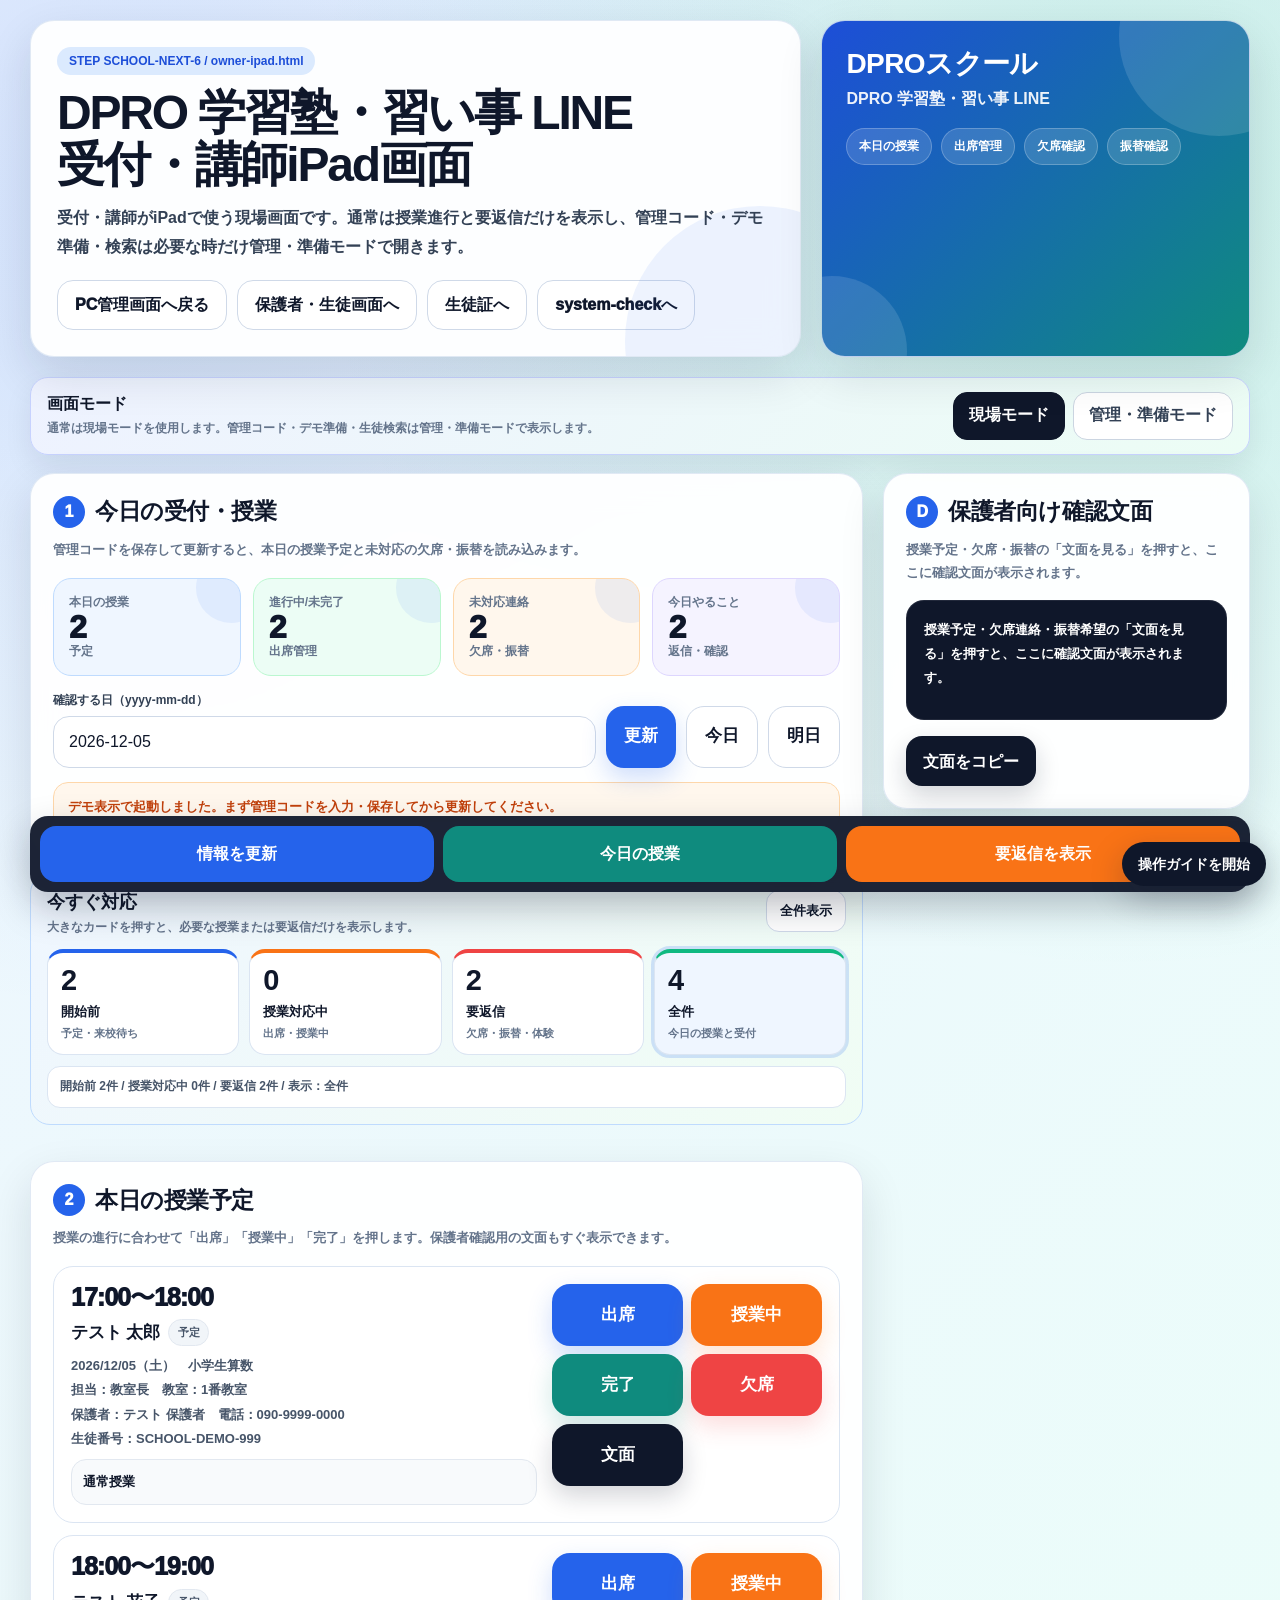
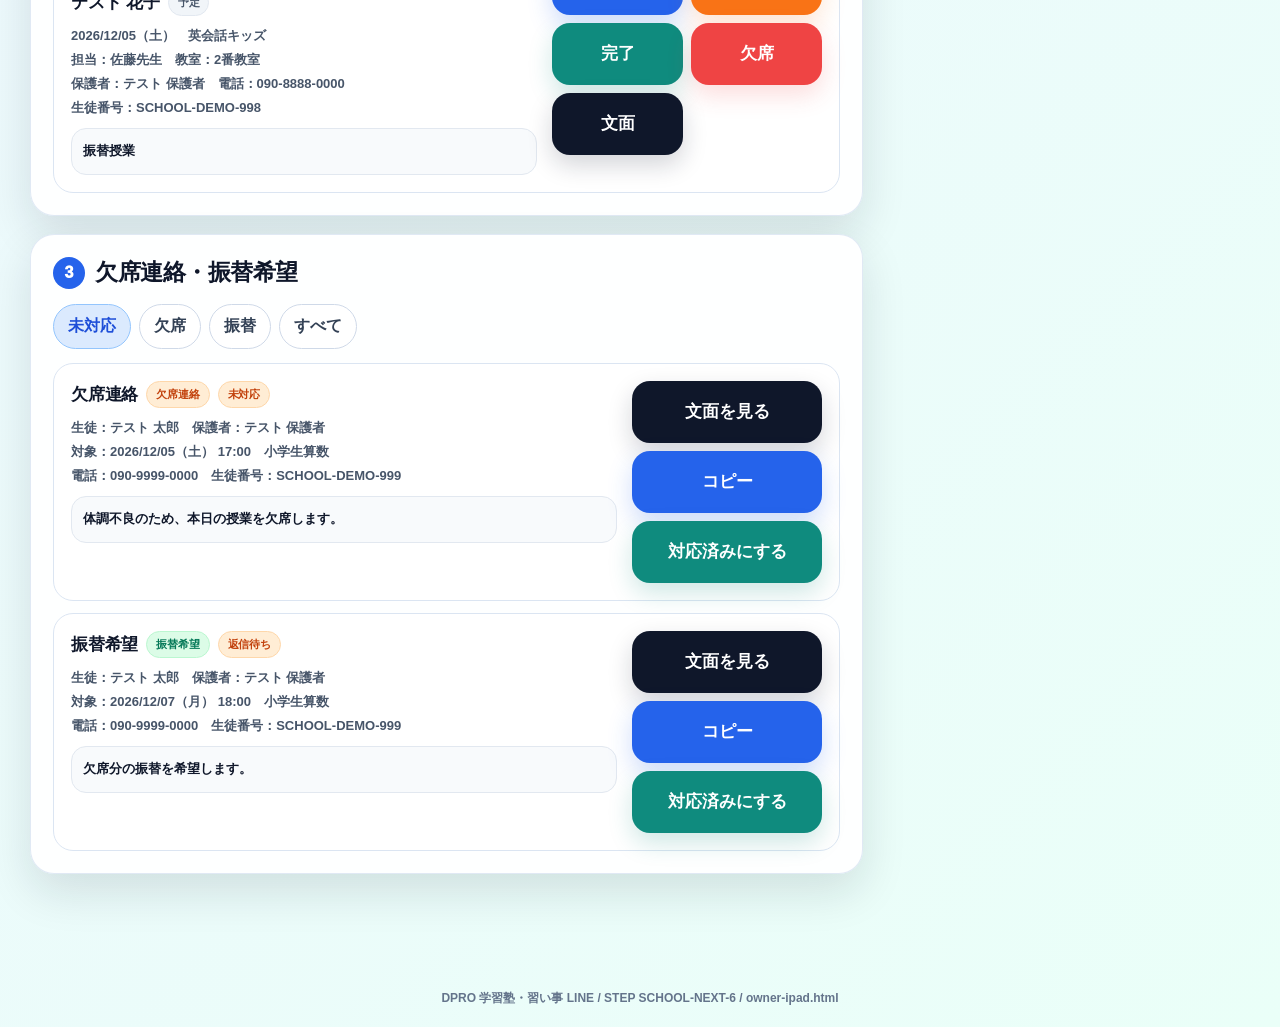
<file: owner-ipad.html>
<!doctype html>
<html lang="ja">
<head>
  <meta charset="utf-8" />
  <meta name="viewport" content="width=device-width, initial-scale=1, viewport-fit=cover" />
  <meta name="format-detection" content="telephone=no" />
  <title>DPRO 学習塾・習い事 LINE｜受付・講師現場画面｜STEP SCHOOL-NEXT-6</title>
  <script src="./config.js"></script>
  <style>
    :root{
      --bg1:#eef5ff;
      --bg2:#eafff8;
      --card:rgba(255,255,255,.94);
      --card2:rgba(255,255,255,.78);
      --text:#0f172a;
      --muted:#64748b;
      --line:#dbe5f2;
      --blue:#2563eb;
      --blue2:#1d4ed8;
      --navy:#0f172a;
      --green:#0f8b7e;
      --green2:#10b981;
      --orange:#f97316;
      --red:#ef4444;
      --yellow:#f59e0b;
      --purple:#7c3aed;
      --shadow:0 18px 45px rgba(15,23,42,.12);
      --radius:24px;
    }
    *{box-sizing:border-box;}
    html{scroll-behavior:smooth;}
    body{
      margin:0;
      min-height:100vh;
      font-family:-apple-system,BlinkMacSystemFont,"Segoe UI","Noto Sans JP","Hiragino Sans","Yu Gothic",sans-serif;
      color:var(--text);
      background:
        radial-gradient(circle at 10% 8%,rgba(37,99,235,.14),transparent 30%),
        radial-gradient(circle at 88% 6%,rgba(16,185,129,.17),transparent 30%),
        linear-gradient(135deg,var(--bg1),var(--bg2));
      padding:20px;
    }
    button,input,select,textarea{font:inherit;}
    button{cursor:pointer;}
    button:disabled{cursor:not-allowed;opacity:.58;}
    a{color:inherit;text-decoration:none;}
    .wrap{max-width:1220px;margin:0 auto;}
    .hero{display:grid;grid-template-columns:1.35fr .75fr;gap:20px;margin-bottom:20px;align-items:stretch;}
    .hero-main,.hero-side,.card{background:var(--card);border:1px solid rgba(219,229,242,.85);border-radius:var(--radius);box-shadow:var(--shadow);backdrop-filter:blur(16px);}
    .hero-main{padding:26px;position:relative;overflow:hidden;}
    .hero-main::after{content:"";position:absolute;right:-95px;bottom:-120px;width:270px;height:270px;border-radius:999px;background:rgba(37,99,235,.08);}
    .version{display:inline-flex;align-items:center;gap:8px;padding:7px 12px;border-radius:999px;background:#dbeafe;color:#1d4ed8;font-size:12px;font-weight:900;margin-bottom:12px;}
    h1{margin:0 0 12px;font-size:clamp(30px,4.2vw,48px);line-height:1.08;letter-spacing:-.045em;}
    .lead{margin:0;color:#334155;font-size:16px;line-height:1.85;font-weight:650;position:relative;z-index:1;}
    .hero-side{padding:24px;color:white;background:linear-gradient(135deg,#1d4ed8,#0f8b7e);position:relative;overflow:hidden;min-height:172px;}
    .hero-side::before,.hero-side::after{content:"";position:absolute;border-radius:999px;background:rgba(255,255,255,.12);}
    .hero-side::before{width:200px;height:200px;right:-70px;top:-85px;}
    .hero-side::after{width:150px;height:150px;left:-65px;bottom:-70px;}
    .hero-side h2{position:relative;margin:0 0 6px;font-size:28px;letter-spacing:-.02em;}
    .hero-side p{position:relative;margin:0 0 18px;opacity:.92;font-weight:800;}
    .pill-row{display:flex;gap:9px;flex-wrap:wrap;position:relative;}
    .pill{display:inline-flex;align-items:center;justify-content:center;padding:9px 12px;border-radius:999px;background:rgba(255,255,255,.14);border:1px solid rgba(255,255,255,.23);color:white;font-weight:900;font-size:12px;white-space:nowrap;}
    .nav-row{display:flex;gap:10px;flex-wrap:wrap;margin-top:18px;align-items:center;}
    .grid{display:grid;grid-template-columns:1.15fr .85fr;gap:20px;align-items:start;}
    .stack{display:flex;flex-direction:column;gap:18px;}
    .card{padding:22px;}
    .section-title{display:flex;align-items:center;gap:10px;margin:0 0 15px;}
    .num{width:32px;height:32px;display:inline-flex;align-items:center;justify-content:center;color:white;background:var(--blue);border-radius:999px;font-weight:950;flex:0 0 auto;}
    h2{margin:0;font-size:23px;letter-spacing:-.02em;}
    h3{margin:0 0 10px;font-size:17px;letter-spacing:-.01em;}
    .hint{margin:-4px 0 16px;color:var(--muted);line-height:1.75;font-size:13px;font-weight:700;}
    .stats{display:grid;grid-template-columns:repeat(4,1fr);gap:12px;margin-bottom:16px;}
    .stat{background:#fff;border:1px solid #dbe5f2;border-radius:18px;padding:15px;min-height:92px;display:flex;flex-direction:column;justify-content:space-between;position:relative;overflow:hidden;}
    .stat::after{content:"";position:absolute;right:-26px;top:-26px;width:70px;height:70px;border-radius:999px;background:rgba(37,99,235,.08);}
    .stat .label{color:#64748b;font-size:12px;font-weight:900;position:relative;z-index:1;}
    .stat .value{font-size:32px;font-weight:950;letter-spacing:-.04em;line-height:1;position:relative;z-index:1;}
    .stat .sub{color:#64748b;font-size:12px;font-weight:800;position:relative;z-index:1;}
    .stat.blue{border-color:#bfdbfe;background:#eff6ff;}
    .stat.green{border-color:#bbf7d0;background:#ecfdf5;}
    .stat.orange{border-color:#fed7aa;background:#fff7ed;}
    .stat.purple{border-color:#ddd6fe;background:#f5f3ff;}
    label{display:block;font-size:12px;font-weight:900;color:#334155;margin:0 0 7px;}
    input,select,textarea{width:100%;border:1px solid #cfd9e8;border-radius:16px;background:#fff;color:var(--text);padding:14px 15px;outline:none;min-height:52px;transition:.15s ease;}
    textarea{min-height:108px;resize:vertical;line-height:1.75;}
    input:focus,select:focus,textarea:focus{border-color:#93c5fd;box-shadow:0 0 0 4px rgba(37,99,235,.12);}
    .row{display:flex;gap:10px;flex-wrap:wrap;align-items:end;}
    .row > .grow{flex:1 1 220px;}
    .actions{display:flex;gap:10px;flex-wrap:wrap;align-items:center;margin-top:16px;}
    .btn{appearance:none;border:0;border-radius:16px;padding:13px 17px;min-height:50px;color:white;background:var(--blue);font-weight:950;box-shadow:0 10px 24px rgba(37,99,235,.22);transition:.15s ease;display:inline-flex;align-items:center;justify-content:center;gap:8px;line-height:1.2;}
    .btn:hover{transform:translateY(-1px);}
    .btn.secondary{color:#0f172a;background:#fff;border:1px solid #cfd9e8;box-shadow:none;}
    .btn.navy{background:var(--navy);box-shadow:0 10px 24px rgba(15,23,42,.18);}
    .btn.green{background:var(--green);box-shadow:0 10px 24px rgba(15,139,126,.20);}
    .btn.orange{background:var(--orange);box-shadow:0 10px 24px rgba(249,115,22,.18);}
    .btn.red{background:var(--red);box-shadow:0 10px 24px rgba(239,68,68,.18);}
    .btn.purple{background:var(--purple);box-shadow:0 10px 24px rgba(124,58,237,.18);}
    .btn.small{padding:10px 13px;min-height:42px;font-size:13px;border-radius:13px;}
    .btn.big{min-height:62px;font-size:17px;border-radius:18px;padding:16px 18px;}
    .btn.wide{width:100%;}
    .status{margin-top:14px;padding:13px 14px;border-radius:15px;border:1px solid #dbeafe;background:#eff6ff;color:#1e3a8a;font-size:13px;font-weight:800;line-height:1.7;display:none;}
    .status.show{display:block;}
    .status.ok{background:#ecfdf5;border-color:#bbf7d0;color:#047857;}
    .status.warn{background:#fff7ed;border-color:#fed7aa;color:#c2410c;}
    .status.err{background:#fef2f2;border-color:#fecaca;color:#b91c1c;}
    .list{display:flex;flex-direction:column;gap:12px;}
    .empty{border:1px dashed #cbd5e1;border-radius:18px;padding:18px;color:#64748b;background:#f8fafc;font-weight:800;line-height:1.7;}
    .lesson-card,.request-card,.student-card{background:#fff;border:1px solid #dbe5f2;border-radius:20px;padding:17px;display:grid;grid-template-columns:1fr auto;gap:15px;align-items:start;}
    .lesson-card.in-progress{border-color:#fed7aa;background:#fffaf5;}
    .lesson-card.completed{opacity:.72;background:#f8fafc;}
    .lesson-card .time{font-size:25px;font-weight:950;letter-spacing:-.04em;line-height:1.1;margin-bottom:8px;}
    .title-line{display:flex;gap:8px;align-items:center;flex-wrap:wrap;margin:0 0 8px;font-size:17px;font-weight:950;letter-spacing:-.01em;}
    .meta{color:#475569;font-size:13px;line-height:1.85;font-weight:750;}
    .note{margin-top:8px;color:#0f172a;background:#f8fafc;border:1px solid #e2e8f0;border-radius:15px;padding:11px;font-size:13px;line-height:1.75;font-weight:650;white-space:pre-wrap;}
    .card-actions{display:grid;grid-template-columns:1fr;gap:8px;min-width:190px;}
    .lesson-actions{display:grid;grid-template-columns:1fr 1fr;gap:8px;min-width:270px;}
    .badge{display:inline-flex;align-items:center;justify-content:center;border-radius:999px;padding:5px 9px;font-size:11px;font-weight:950;border:1px solid transparent;white-space:nowrap;}
    .badge.blue{background:#dbeafe;color:#1d4ed8;border-color:#bfdbfe;}
    .badge.green{background:#dcfce7;color:#047857;border-color:#bbf7d0;}
    .badge.orange{background:#ffedd5;color:#c2410c;border-color:#fed7aa;}
    .badge.red{background:#fee2e2;color:#b91c1c;border-color:#fecaca;}
    .badge.gray{background:#f1f5f9;color:#475569;border-color:#e2e8f0;}
    .badge.purple{background:#ede9fe;color:#6d28d9;border-color:#ddd6fe;}
    .tabs{display:flex;gap:8px;flex-wrap:wrap;margin:0 0 14px;}
    .tab{border:1px solid #cfd9e8;background:#fff;border-radius:999px;padding:11px 14px;font-weight:950;color:#334155;box-shadow:none;}
    .tab.active{background:#dbeafe;border-color:#93c5fd;color:#1d4ed8;}
    .dark-preview{background:#0f172a;color:#fff;border-radius:18px;padding:18px;line-height:1.85;font-size:13px;font-weight:800;white-space:pre-wrap;box-shadow:inset 0 0 0 1px rgba(255,255,255,.08);min-height:120px;}
    .mini-grid{display:grid;grid-template-columns:repeat(2,1fr);gap:10px;}
    .mini{border:1px solid #dbe5f2;border-radius:16px;background:#fff;padding:13px;}
    .mini .k{font-size:11px;color:#64748b;font-weight:900;margin-bottom:6px;}
    .mini .v{font-size:15px;font-weight:950;word-break:break-word;}
    .flow-list{margin:0;padding-left:20px;color:#475569;font-size:13px;line-height:1.9;font-weight:750;}
    .toast{position:fixed;left:50%;bottom:26px;transform:translateX(-50%) translateY(20px);background:#0f172a;color:#fff;border-radius:999px;padding:12px 18px;font-weight:900;box-shadow:0 18px 38px rgba(15,23,42,.24);opacity:0;pointer-events:none;transition:.18s ease;z-index:99;}
    .toast.show{opacity:1;transform:translateX(-50%) translateY(0);}
    .footer-note{margin:22px 0 0;text-align:center;color:#64748b;font-size:12px;font-weight:800;}

/* SCHOOL-NEXT-6: iPad・現場スタッフ最適化 */
.field-mode-bar{display:flex;justify-content:space-between;gap:14px;align-items:center;margin:0 0 18px;padding:14px 16px;border:1px solid #c7d2fe;border-radius:18px;background:linear-gradient(135deg,#eef2ff,#ecfdf5);box-shadow:0 12px 28px rgba(15,23,42,.08);}
.field-mode-copy strong{display:block;font-size:16px;margin-bottom:4px;}
.field-mode-copy span{display:block;color:#64748b;font-size:12px;font-weight:800;line-height:1.6;}
.mode-switch{display:flex;gap:8px;flex-wrap:wrap;}
.mode-btn{border:1px solid #cbd5e1;background:#fff;color:#334155;border-radius:14px;padding:12px 15px;min-height:48px;font-weight:950;box-shadow:none;}
.mode-btn.active{background:#0f172a;color:#fff;border-color:#0f172a;}
.field-quick-board{margin-bottom:18px;padding:16px;border:1px solid #bfdbfe;border-radius:20px;background:linear-gradient(135deg,#eff6ff,#f0fdf4);}
.field-quick-head{display:flex;justify-content:space-between;gap:12px;align-items:flex-start;margin-bottom:12px;}
.field-quick-head strong{display:block;font-size:18px;margin-bottom:4px;}
.field-quick-head span{display:block;color:#64748b;font-size:12px;font-weight:800;line-height:1.6;}
.field-quick-grid{display:grid;grid-template-columns:repeat(4,minmax(0,1fr));gap:10px;}
.field-quick-card{appearance:none;text-align:left;border:1px solid #dbe5f2;border-top:4px solid #2563eb;border-radius:16px;background:#fff;color:#0f172a;padding:13px;min-height:105px;box-shadow:none;}
.field-quick-card[data-field-filter="active"]{border-top-color:#f97316;}
.field-quick-card[data-field-filter="pending_requests"]{border-top-color:#ef4444;}
.field-quick-card[data-field-filter="all"]{border-top-color:#10b981;}
.field-quick-card.active{outline:3px solid rgba(37,99,235,.18);background:#eff6ff;}
.field-quick-card strong{display:block;font-size:29px;line-height:1;margin-bottom:8px;}
.field-quick-card b{display:block;font-size:13px;margin-bottom:4px;}
.field-quick-card small{display:block;color:#64748b;font-size:11px;font-weight:800;line-height:1.5;}
.field-quick-summary{margin-top:11px;padding:10px 12px;border-radius:13px;background:#fff;border:1px solid #dbe5f2;color:#475569;font-size:12px;font-weight:850;line-height:1.65;}
.field-dock{position:sticky;bottom:8px;z-index:30;display:grid;grid-template-columns:repeat(3,1fr);gap:9px;margin:18px 0 10px;padding:10px;border-radius:18px;background:rgba(15,23,42,.94);box-shadow:0 16px 36px rgba(15,23,42,.25);backdrop-filter:blur(14px);}
.field-dock .btn{min-height:56px;margin:0;box-shadow:none;}
body.field-mode .management-only{display:none !important;}
body.field-mode .grid{grid-template-columns:1.25fr .55fr;}
body.management-mode .management-only{display:block;}
.lesson-card.action-busy,.request-card.action-busy{opacity:.72;pointer-events:none;}
@media(max-width:980px){
.field-quick-grid{grid-template-columns:repeat(2,minmax(0,1fr));}
body.field-mode .grid{grid-template-columns:1fr;}
}
@media(max-width:680px){
.field-mode-bar,.field-quick-head{flex-direction:column;}
.mode-switch,.mode-btn{width:100%;}
.field-quick-grid{grid-template-columns:1fr 1fr;}
.field-dock{grid-template-columns:1fr;}
}

    .quick-board{display:grid;grid-template-columns:1fr 1fr;gap:12px;}
    @media(max-width:980px){
      body{padding:16px;}
      .hero,.grid{grid-template-columns:1fr;}
      .stats{grid-template-columns:repeat(2,1fr);}
      .lesson-card,.request-card,.student-card{grid-template-columns:1fr;}
      .lesson-actions,.card-actions{grid-template-columns:1fr 1fr;min-width:0;}
      .hero-side{min-height:150px;}
    }
    @media(max-width:680px){
      body{padding:12px;}
      .hero-main,.hero-side,.card{border-radius:20px;padding:18px;}
      h1{font-size:32px;}
      .stats,.mini-grid,.quick-board{grid-template-columns:1fr;}
      .btn{width:100%;}
      .btn.small{width:auto;}
      .lesson-actions,.card-actions{grid-template-columns:1fr;}
      .tabs{overflow-x:auto;flex-wrap:nowrap;padding-bottom:4px;}
      .tab{white-space:nowrap;}
    }

/* DPRO TUTORIAL R3 / 320px overflow containment / 2026-08-29 */
@media(max-width:360px){
  .wrap,.wrap *{min-width:0;max-width:100%;}
  .wrap{width:100%;}
  .tabs{width:100%;max-width:100%;}
  .tab{max-width:100%;}
  .field-mode-bar,.field-mode-copy,.mode-switch,.field-quick-board,.field-quick-head,
  .field-quick-grid,.field-dock,.grid,.stack,.card,.row,.actions,.nav-row{min-width:0;max-width:100%;}
  h1,h2,h3,.lead,.hint,.field-mode-copy span,.field-quick-head span,.footer-note{
    overflow-wrap:anywhere;
    word-break:break-word;
  }
}

  </style>
</head>
<body>
  <div class="wrap">
    <header class="hero">
      <div class="hero-main">
        <div class="version">STEP SCHOOL-NEXT-6 / owner-ipad.html</div>
        <h1>DPRO 学習塾・習い事 LINE<br>受付・講師iPad画面</h1>
        <p class="lead">受付・講師がiPadで使う現場画面です。通常は授業進行と要返信だけを表示し、管理コード・デモ準備・検索は必要な時だけ管理・準備モードで開きます。</p>
        <div class="nav-row">
          <a class="btn secondary" href="./owner.html">PC管理画面へ戻る</a>
          <a class="btn secondary" href="./index.html">保護者・生徒画面へ</a>
          <a class="btn secondary" href="./member.html">生徒証へ</a>
          <a class="btn secondary" href="./system-check.html">system-checkへ</a>
        </div>
      </div>
      <div class="hero-side">
        <h2 id="shopNameHero">DPROスクール</h2>
        <p>DPRO 学習塾・習い事 LINE</p>
        <div class="pill-row">
          <span class="pill">本日の授業</span>
          <span class="pill">出席管理</span>
          <span class="pill">欠席確認</span>
          <span class="pill">振替確認</span>
        </div>
      </div>
    </header>

    
<div class="field-mode-bar" id="fieldModeBar">
<div class="field-mode-copy">
<strong>画面モード</strong>
<span>通常は現場モードを使用します。管理コード・デモ準備・生徒検索は管理・準備モードで表示します。</span>
</div>
<div class="mode-switch">
<button class="mode-btn active" id="fieldModeBtn" type="button" aria-pressed="true">現場モード</button>
<button class="mode-btn" id="managementModeBtn" type="button" aria-pressed="false">管理・準備モード</button>
</div>
</div>

<main class="grid">
      <section class="stack">
        <div class="card">
          <div class="section-title"><span class="num">1</span><h2>今日の受付・授業</h2></div>
          <p class="hint">管理コードを保存して更新すると、本日の授業予定と未対応の欠席・振替を読み込みます。</p>
          <div class="stats" id="statsGrid"></div>
          <div class="row">
            <div class="grow">
              <label for="dayInput">確認する日（yyyy-mm-dd）</label>
              <input type="text" id="dayInput" inputmode="numeric" placeholder="例：2026-07-10" autocomplete="off" />
            </div>
            <button class="btn big" id="refreshBtn" type="button">更新</button>
            <button class="btn secondary big" id="todayBtn" type="button">今日</button>
            <button class="btn secondary big" id="tomorrowBtn" type="button">明日</button>
          </div>
          <div class="status" id="mainStatus"></div>
        </div>

        
<div class="field-quick-board" id="fieldQuickBoard">
<div class="field-quick-head">
  <div>
    <strong>今すぐ対応</strong>
    <span>大きなカードを押すと、必要な授業または要返信だけを表示します。</span>
  </div>
  <button class="btn secondary small" id="clearFieldFilterBtn" type="button">全件表示</button>
</div>
<div class="field-quick-grid">
  <button class="field-quick-card" type="button" data-field-filter="scheduled" aria-pressed="false">
    <strong id="fieldScheduledCount">0</strong><b>開始前</b><small>予定・来校待ち</small>
  </button>
  <button class="field-quick-card" type="button" data-field-filter="active" aria-pressed="false">
    <strong id="fieldActiveCount">0</strong><b>授業対応中</b><small>出席・授業中</small>
  </button>
  <button class="field-quick-card" type="button" data-field-filter="pending_requests" aria-pressed="false">
    <strong id="fieldPendingCount">0</strong><b>要返信</b><small>欠席・振替・体験</small>
  </button>
  <button class="field-quick-card active" type="button" data-field-filter="all" aria-pressed="true">
    <strong id="fieldAllCount">0</strong><b>全件</b><small>今日の授業と受付</small>
  </button>
</div>
<div class="field-quick-summary" id="fieldQuickSummary">画面を更新すると、現場対応件数を表示します。</div>
</div>

<div class="card">
          <div class="section-title"><span class="num">2</span><h2>本日の授業予定</h2></div>
          <p class="hint">授業の進行に合わせて「出席」「授業中」「完了」を押します。保護者確認用の文面もすぐ表示できます。</p>
          <div class="list" id="lessonList"></div>
        </div>

        <div class="card">
          <div class="section-title"><span class="num">3</span><h2>欠席連絡・振替希望</h2></div>
          <div class="tabs" id="requestTabs">
            <button class="tab active" type="button" data-tab="pending">未対応</button>
            <button class="tab" type="button" data-tab="absence">欠席</button>
            <button class="tab" type="button" data-tab="makeup">振替</button>
            <button class="tab" type="button" data-tab="all">すべて</button>
          </div>
          <div class="list" id="requestList"></div>
        </div>
      </section>

      <aside class="stack">
        <div class="card management-only">
          <div class="section-title"><span class="num">A</span><h2>管理コード</h2></div>
          <p class="hint">営業デモでは管理コード「1234」を使います。保存しておくと次回から自動入力されます。</p>
          <label for="adminCodeInput">管理コード</label>
          <input type="password" id="adminCodeInput" placeholder="例：1234" autocomplete="off" />
          <div class="actions">
            <button class="btn" id="saveAdminBtn" type="button">保存</button>
            <button class="btn secondary" id="fillAdminBtn" type="button">1234を入力</button>
            <button class="btn secondary" id="clearAdminBtn" type="button">削除</button>
          </div>
          <div class="status" id="adminStatus"></div>
        </div>

        <div class="card management-only">
          <div class="section-title"><span class="num">B</span><h2>営業前確認</h2></div>
          <div class="quick-board">
            <button class="btn green big" id="prepareDemoBtn" type="button">営業前デモ準備</button>
            <button class="btn secondary big" id="healthBtn" type="button">API接続確認</button>
          </div>
          <p class="hint" style="margin-top:14px;">営業前にデモ準備を押すと、今日基準のデモ授業・欠席・振替を確認しやすくします。</p>
        </div>

        <div class="card management-only">
          <div class="section-title"><span class="num">C</span><h2>生徒検索</h2></div>
          <p class="hint">生徒名、保護者名、電話番号、生徒番号で検索できます。電話番号はハイフンあり/なし両方対応します。</p>
          <label for="searchInput">検索キーワード</label>
          <input id="searchInput" placeholder="例：テスト 太郎 / 09099990000 / SCHOOL-DEMO-999" />
          <div class="actions">
            <button class="btn" id="searchBtn" type="button">検索</button>
            <button class="btn secondary" id="demoSearchBtn" type="button">デモ生徒を検索</button>
          </div>
          <div class="status" id="searchStatus"></div>
          <div class="list" id="searchResults" style="margin-top:12px;"></div>
        </div>

        <div class="card">
          <div class="section-title"><span class="num">D</span><h2>保護者向け確認文面</h2></div>
          <p class="hint">授業予定・欠席・振替の「文面を見る」を押すと、ここに確認文面が表示されます。</p>
          <div class="dark-preview" id="messagePreview">授業予定・欠席連絡・振替希望の「文面を見る」を押すと、ここに確認文面が表示されます。</div>
          <div class="actions">
            <button class="btn navy" id="copyPreviewBtn" type="button">文面をコピー</button>
          </div>
        </div>

        <div class="card management-only">
          <div class="section-title"><span class="num">E</span><h2>iPad運用の流れ</h2></div>
          <ol class="flow-list">
            <li>営業前に管理コードを保存</li>
            <li>営業前デモ準備または更新</li>
            <li>来校した生徒を「出席」にする</li>
            <li>授業開始で「授業中」にする</li>
            <li>終了後に「完了」にする</li>
            <li>欠席・振替は文面確認後に対応済みにする</li>
          </ol>
        </div>
      </aside>
    </main>


<div class="field-dock" id="fieldDock">
<button class="btn" id="dockRefreshBtn" type="button">情報を更新</button>
<button class="btn green" id="dockTodayBtn" type="button">今日の授業</button>
<button class="btn orange" id="dockPendingBtn" type="button">要返信を表示</button>
</div>

    <div class="footer-note">DPRO 学習塾・習い事 LINE / STEP SCHOOL-NEXT-6 / owner-ipad.html</div>
  </div>

  <div id="toast" class="toast">完了しました</div>

<script>
(() => {
  "use strict";

  const VERSION = "STEP SCHOOL-NEXT-6";
  const DEMO_ADMIN_CODE = "1234";
  const DEMO_PHONE = "090-9999-0000";
  const DEMO_STUDENT_NO = "SCHOOL-DEMO-999";

  const FALLBACK_CONFIG = {
    version: VERSION,
    serviceName: "DPRO 学習塾・習い事 LINE",
    shopCode: "dpro_school_demo",
    shopName: "DPROスクール",
    apiBaseUrl: "https://dpro-school-line-api.dpromstk2000.workers.dev",
    pagesBaseUrl: "https://dpromstk2000-lab.github.io/dpro-school-line/",
    demoStudent: {
      studentName: "テスト 太郎",
      studentNo: DEMO_STUDENT_NO,
      guardianName: "テスト 保護者",
      phone: DEMO_PHONE
    }
  };

  const CONFIG = Object.assign({}, FALLBACK_CONFIG, window.DPRO_SCHOOL_CONFIG || {});
  CONFIG.demoStudent = Object.assign({}, FALLBACK_CONFIG.demoStudent, (window.DPRO_SCHOOL_CONFIG || {}).demoStudent || {});

  const $ = (id) => document.getElementById(id);
  const WEEK = ["日","月","火","水","木","金","土"];

  const state = {
    config: CONFIG,
    dashboard: makeEmptyDashboard(),
    selectedTab: "pending",
    lessonFilter: "all",
    fieldMode: "field",
    actionBusy: false,
    itemMap: new Map(),
    selectedMessage: "",
    loading: false,
    usedFallback: false
  };

  function escapeHtml(value){
    return String(value ?? "").replace(/[&<>\"]/g, (s) => ({"&":"&amp;","<":"&lt;",">":"&gt;","\"":"&quot;"}[s]));
  }
  function normalizeNewlines(value){ return String(value ?? "").replace(/\\n/g,"\n").replace(/\r\n/g,"\n").trim(); }
  function normalizePhone(value){ return String(value || "").replace(/[０-９]/g, (s) => String.fromCharCode(s.charCodeAt(0)-0xFEE0)).replace(/[^0-9]/g, ""); }
  function formatPhone(value){
    const n = normalizePhone(value);
    if(n.length === 11) return `${n.slice(0,3)}-${n.slice(3,7)}-${n.slice(7)}`;
    if(n.length === 10) return `${n.slice(0,2)}-${n.slice(2,6)}-${n.slice(6)}`;
    return value || "";
  }
  function todayYmd(){
    const d = new Date();
    return `${d.getFullYear()}-${String(d.getMonth()+1).padStart(2,"0")}-${String(d.getDate()).padStart(2,"0")}`;
  }
  function addDays(ymd, days){
    const d = new Date(`${ymd}T00:00:00`);
    d.setDate(d.getDate() + days);
    return `${d.getFullYear()}-${String(d.getMonth()+1).padStart(2,"0")}-${String(d.getDate()).padStart(2,"0")}`;
  }
  function normalizeDateValue(value){
    const s = String(value || "").trim().replace(/[/.]/g, "-");
    let m = s.match(/^(\d{4})-(\d{1,2})-(\d{1,2})$/);
    if(m) return `${m[1]}-${m[2].padStart(2,"0")}-${m[3].padStart(2,"0")}`;
    m = s.match(/^(\d{4})(\d{2})(\d{2})$/);
    if(m) return `${m[1]}-${m[2]}-${m[3]}`;
    return "";
  }
  function fixPastDayInput(showMessage){
    const el = $("dayInput");
    if(!el) return todayYmd();
    const before = el.value;
    const today = todayYmd();
    let normalized = normalizeDateValue(before) || today;
    if(normalized < today){
      normalized = today;
      if(showMessage) setStatus("mainStatus", "過去の日付は選べません。今日以降の日付に戻しました。", "warn");
    }
    el.value = normalized;
    return normalized;
  }
  function formatDate(ymd){
    if(!ymd) return "日付未定";
    const s = String(ymd).slice(0,10);
    const d = new Date(`${s}T00:00:00`);
    if(Number.isNaN(d.getTime())) return s;
    return `${d.getFullYear()}/${String(d.getMonth()+1).padStart(2,"0")}/${String(d.getDate()).padStart(2,"0")}（${WEEK[d.getDay()]}）`;
  }
  function formatTime(value){
    const s = String(value || "");
    const m = s.match(/(\d{1,2}):(\d{2})/);
    return m ? `${m[1].padStart(2,"0")}:${m[2]}` : (s || "時間未定");
  }
  function formatDateTime(date, time){ return `${formatDate(date)} ${formatTime(time)}`; }
  function asArray(value){ if(Array.isArray(value)) return value; if(value && typeof value === "object" && Array.isArray(value.items)) return value.items; return []; }
  function first(){ for(const v of arguments){ if(v !== undefined && v !== null && String(v).trim() !== "") return v; } return ""; }
  function numberOrZero(value){ const n = Number(value); return Number.isFinite(n) ? n : 0; }
  function boolDone(status){ return ["done","completed","replied","対応済み","完了"].includes(String(status || "").toLowerCase()) || ["対応済み","完了"].includes(String(status || "")); }

  function showToast(message){
    const el = $("toast");
    el.textContent = message;
    el.classList.add("show");
    clearTimeout(showToast.timer);
    showToast.timer = setTimeout(() => el.classList.remove("show"), 1900);
  }
  function setStatus(id, message, type){
    const el = $(id);
    if(!el) return;
    el.textContent = message;
    el.className = `status show ${type || ""}`.trim();
  }

  function buildQuery(params){
    const q = new URLSearchParams();
    Object.keys(params || {}).forEach((k) => {
      const v = params[k];
      if(v !== undefined && v !== null && String(v).trim() !== "") q.set(k, v);
    });
    return q.toString();
  }
  function getAdminCode(){ return $("adminCodeInput").value.trim() || localStorage.getItem("dpro_school_admin_code") || ""; }
  function requireAdminCode(){
    const code = getAdminCode();
    if(!code){ setStatus("adminStatus", "管理コードを入力してください。営業デモは 1234 です。", "err"); $("adminCodeInput").focus(); return ""; }
    return code;
  }
  async function fetchJson(url, options){
    const controller = new AbortController();
    const timer = setTimeout(() => controller.abort(), 15000);
    try{
      const res = await fetch(url, { ...options, signal:controller.signal, headers:{ "Accept":"application/json", ...(options && options.headers ? options.headers : {}) } });
      const text = await res.text();
      let json = null;
      try{ json = text ? JSON.parse(text) : null; } catch(e){ json = { ok:false, raw:text }; }
      return { res, json };
    } finally { clearTimeout(timer); }
  }
  async function adminGet(path, params){
    const adminCode = requireAdminCode();
    if(!adminCode) throw new Error("管理コードが未入力です。");
    const baseParams = { shop_code:state.config.shopCode, admin_code:adminCode, ...(params || {}) };
    const url = `${String(state.config.apiBaseUrl).replace(/\/$/,"")}${path}?${buildQuery(baseParams)}`;
    const { res, json } = await fetchJson(url, { headers:{ "X-Admin-Code":adminCode, "X-Shop-Code":state.config.shopCode } });
    if(!res.ok || (json && json.ok === false)) throw new Error((json && (json.message || json.error)) || `HTTP ${res.status}`);
    return json || {};
  }
  async function adminPost(path, payload){
    const adminCode = requireAdminCode();
    if(!adminCode) throw new Error("管理コードが未入力です。");
    const body = { shop_code:state.config.shopCode, admin_code:adminCode, ...(payload || {}) };
    const url = `${String(state.config.apiBaseUrl).replace(/\/$/,"")}${path}`;
    const { res, json } = await fetchJson(url, {
      method:"POST",
      headers:{ "Content-Type":"application/json", "X-Admin-Code":adminCode, "X-Shop-Code":state.config.shopCode },
      body:JSON.stringify(body)
    });
    if(!res.ok || (json && json.ok === false)) throw new Error((json && (json.message || json.error)) || `HTTP ${res.status}`);
    return json || {};
  }

  function getRoot(payload){ return payload && (payload.data || payload.dashboard || payload.result || payload.day || payload.admin || payload) || {}; }
  function uniqueBy(items, getter){
    const seen = new Set();
    const out = [];
    for(const item of items){
      const key = getter(item) || JSON.stringify(item);
      if(seen.has(key)) continue;
      seen.add(key);
      out.push(item);
    }
    return out;
  }
  function isAbsenceType(type){ return /absence|absent|欠席/.test(String(type || "").toLowerCase()); }
  function isMakeupType(type){ return /makeup|transfer|振替/.test(String(type || "").toLowerCase()); }
  function isTrialType(type){ return /trial|reservation|体験|予約/.test(String(type || "").toLowerCase()); }
  function requestLabel(type){
    if(isAbsenceType(type)) return "欠席連絡";
    if(isMakeupType(type)) return "振替希望";
    if(isTrialType(type)) return "体験予約";
    return "受付";
  }
  function taskTitleFromType(type){
    if(isAbsenceType(type)) return "欠席返信";
    if(isMakeupType(type)) return "振替返信";
    if(isTrialType(type)) return "体験予約確認";
    return "確認タスク";
  }
  function statusLabel(value){
    const s = String(value || "").toLowerCase();
    const map = { scheduled:"予定", checked_in:"出席", checkin:"出席", attended:"出席", in_progress:"授業中", progress:"授業中", completed:"完了", done:"完了", absent:"欠席", cancelled:"取消" };
    return map[s] || value || "予定";
  }
  function badgeClassForStatus(value){
    const s = String(value || "").toLowerCase();
    if(/completed|done|完了|対応済み|replied/.test(s)) return "green";
    if(/in_progress|授業中|返信待ち|未対応/.test(s)) return "orange";
    if(/absent|欠席|取消|cancel/.test(s)) return "red";
    if(/checked|出席/.test(s)) return "blue";
    return "gray";
  }

  function normalizeLesson(x, index){
    const id = first(x.id, x.lesson_id, x.reservation_id, `${x.student_no || x.student_number || x.student_name || index}-${x.lesson_date || x.date || ""}-${x.start_time || x.time || ""}`);
    return {
      raw:x,
      id:String(id),
      studentName:first(x.student_name, x.name, x.child_name, x.student, ""),
      guardianName:first(x.guardian_name, x.parent_name, x.guardian, ""),
      phone:first(x.phone, x.phone_number, x.guardian_phone, ""),
      studentNo:first(x.student_no, x.student_number, x.member_no, ""),
      course:first(x.course_name, x.course, x.menu_name, x.subject, ""),
      teacher:first(x.teacher_name, x.teacher, x.staff_name, ""),
      room:first(x.room_name, x.room, x.classroom, ""),
      date:first(x.lesson_date, x.date, x.target_date, x.reservation_date, ""),
      time:first(x.lesson_time, x.time, x.start_time, x.reservation_time, ""),
      endTime:first(x.end_time, x.finish_time, ""),
      memo:normalizeNewlines(first(x.memo, x.note, x.description, x.message, "")),
      status:statusLabel(first(x.status_label, x.lesson_status, x.status, "予定"))
    };
  }
  function normalizeRequest(r, forceType){
    const type = forceType || first(r.request_type, r.type, r.kind, r.category, r.source, "request");
    const id = first(r.id, r.request_id, r.reservation_id, r.lesson_id, `${type}-${r.student_no || r.student_number || r.student_name || ""}-${r.lesson_date || r.date || r.request_date || ""}-${r.start_time || r.time || ""}`);
    return {
      raw:r,
      id:String(id),
      type,
      label:requestLabel(type),
      studentName:first(r.student_name, r.name, r.child_name, r.student, ""),
      guardianName:first(r.guardian_name, r.parent_name, r.guardian, r.parent, ""),
      phone:first(r.phone, r.phone_number, r.guardian_phone, r.contact_phone, ""),
      studentNo:first(r.student_no, r.student_number, r.member_no, ""),
      course:first(r.course_name, r.course, r.menu_name, r.subject, ""),
      teacher:first(r.teacher_name, r.teacher, r.staff_name, ""),
      date:first(r.lesson_date, r.date, r.target_date, r.request_date, r.reservation_date, r.preferred_date, r.first_choice_date, ""),
      time:first(r.lesson_time, r.time, r.start_time, r.target_time, r.reservation_time, r.preferred_time, r.first_choice_time, ""),
      secondDate:first(r.second_choice_date, r.preferred_date_2, ""),
      secondTime:first(r.second_choice_time, r.preferred_time_2, ""),
      memo:normalizeNewlines(first(r.memo, r.note, r.description, r.reason, r.message, r.content, r.request_memo, "")),
      status:first(r.status_label, r.request_status, r.status, "未対応")
    };
  }
  function normalizeTask(t, index){
    const type = first(t.task_type, t.type, t.kind, t.category, t.action_type, "task");
    const id = first(t.id, t.task_id, t.request_id, `${type}-${t.student_no || t.student_number || t.student_name || ""}-${t.lesson_date || t.date || ""}-${index || ""}`);
    return {
      raw:t,
      id:String(id),
      requestId:first(t.request_id, t.id, ""),
      type,
      title:first(t.title, t.subject, taskTitleFromType(type), "確認タスク"),
      studentName:first(t.student_name, t.name, t.child_name, t.student, ""),
      guardianName:first(t.guardian_name, t.parent_name, t.guardian, ""),
      phone:first(t.phone, t.phone_number, t.guardian_phone, ""),
      studentNo:first(t.student_no, t.student_number, t.member_no, ""),
      course:first(t.course_name, t.course, t.menu_name, ""),
      date:first(t.lesson_date, t.date, t.target_date, t.due_date, t.reservation_date, ""),
      time:first(t.lesson_time, t.time, t.start_time, t.target_time, t.reservation_time, ""),
      memo:normalizeNewlines(first(t.memo, t.note, t.description, t.reason, t.message, t.content, "")),
      status:first(t.status_label, t.status, t.task_status, "未対応")
    };
  }
  function requestToTask(req, title){ return { ...req, requestId:req.id, title:title || taskTitleFromType(req.type) }; }
  function makeEmptyDashboard(){ return { stats:{lessons:0,activeLessons:0,requests:0,tasks:0}, lessons:[], requests:[], tasks:[], searchResults:[], raw:null }; }

  function normalizeDashboard(dashboardPayload, dayPayload){
    const roots = [getRoot(dashboardPayload), getRoot(dayPayload)].filter(Boolean);
    const rawTasks = [];
    const rawRequests = [];
    const rawTrial = [];
    const rawLessons = [];
    roots.forEach((root) => {
      rawTasks.push(...asArray(root.tasks), ...asArray(root.today_tasks), ...asArray(root.pending_tasks), ...asArray(root.school_tasks));
      rawRequests.push(...asArray(root.requests), ...asArray(root.pending_requests), ...asArray(root.school_requests), ...asArray(root.request_list));
      rawTrial.push(...asArray(root.trial_reservations), ...asArray(root.trials), ...asArray(root.reservations), ...asArray(root.trial_lessons));
      rawLessons.push(...asArray(root.lessons), ...asArray(root.today_lessons), ...asArray(root.day_lessons), ...asArray(root.school_lessons));
    });
    const trial = uniqueBy(rawTrial.map((x,i) => normalizeRequest(x, "trial")), (x) => x.id).filter((x) => x.studentName || x.date || x.memo);
    const reqs = uniqueBy(rawRequests.map((x,i) => normalizeRequest(x)), (x) => x.id).filter((x) => x.studentName || x.date || x.memo || x.type);
    const requests = uniqueBy([...trial, ...reqs], (x) => x.id);
    let tasks = uniqueBy(rawTasks.map(normalizeTask), (x) => x.id).filter((x) => x.title || x.studentName || x.type);
    if(!tasks.length && requests.length){
      tasks = requests.filter((x) => !boolDone(x.status)).map((x) => requestToTask(x, taskTitleFromType(x.type)));
    }
    const lessons = uniqueBy(rawLessons.map(normalizeLesson), (x) => x.id).filter((x) => x.studentName || x.date || x.time || x.course);
    const statsRoot = roots.map((r) => r.stats || r.counts || r.summary || {}).find((s) => Object.keys(s || {}).length) || {};
    const stats = {
      lessons:numberOrZero(first(statsRoot.lessons, statsRoot.lesson_count, statsRoot.today_lessons, lessons.length)),
      activeLessons:lessons.filter((x) => !/完了|欠席|取消/.test(String(x.status))).length,
      requests:requests.filter((x) => !boolDone(x.status)).length,
      tasks:numberOrZero(first(statsRoot.tasks, statsRoot.task_count, tasks.filter((x) => !boolDone(x.status)).length))
    };
    return { stats, lessons, requests, tasks, searchResults:[], raw:{dashboardPayload, dayPayload} };
  }

  function makeDemoDashboard(){
    const d = $("dayInput").value || todayYmd();
    const lessons = [
      normalizeLesson({ id:"demo-lesson-1", student_name:"テスト 太郎", guardian_name:"テスト 保護者", phone:DEMO_PHONE, student_no:DEMO_STUDENT_NO, course_name:"小学生算数", teacher_name:"教室長", room_name:"1番教室", lesson_date:d, start_time:"17:00", end_time:"18:00", status:"予定", memo:"通常授業" }),
      normalizeLesson({ id:"demo-lesson-2", student_name:"テスト 花子", guardian_name:"テスト 保護者", phone:"090-8888-0000", student_no:"SCHOOL-DEMO-998", course_name:"英会話キッズ", teacher_name:"佐藤先生", room_name:"2番教室", lesson_date:d, start_time:"18:00", end_time:"19:00", status:"予定", memo:"振替授業" })
    ];
    const requests = [
      normalizeRequest({ id:"demo-absence-1", request_type:"absence", student_name:"テスト 太郎", guardian_name:"テスト 保護者", phone:DEMO_PHONE, student_no:DEMO_STUDENT_NO, course_name:"小学生算数", lesson_date:d, lesson_time:"17:00", reason:"体調不良のため、本日の授業を欠席します。", status:"未対応" }),
      normalizeRequest({ id:"demo-makeup-1", request_type:"makeup", student_name:"テスト 太郎", guardian_name:"テスト 保護者", phone:DEMO_PHONE, student_no:DEMO_STUDENT_NO, course_name:"小学生算数", preferred_date:addDays(d,2), preferred_time:"18:00", message:"欠席分の振替を希望します。", status:"返信待ち" })
    ];
    const tasks = requests.map((x) => requestToTask(x, taskTitleFromType(x.type)));
    return { stats:{lessons:lessons.length, activeLessons:lessons.length, requests:requests.length, tasks:tasks.length}, lessons, requests, tasks, searchResults:[], raw:null };
  }

  function resetMap(){ state.itemMap.clear(); }
  function storeItem(type, item){ const key = `${type}-${state.itemMap.size}-${Math.random().toString(36).slice(2)}`; state.itemMap.set(key, item); return key; }


function lessonFieldGroup(status){
const s = String(status || "").toLowerCase();
if(/checked|出席|in_progress|授業中/.test(s)) return "active";
if(/completed|done|完了|absent|欠席|cancel|取消/.test(s)) return "closed";
return "scheduled";
}
function getFieldCounts(){
const lessons = state.dashboard.lessons || [];
const requests = state.dashboard.requests || [];
return {
scheduled:lessons.filter((item) => lessonFieldGroup(item.status) === "scheduled").length,
active:lessons.filter((item) => lessonFieldGroup(item.status) === "active").length,
pending:requests.filter((item) => !boolDone(item.status)).length,
all:lessons.length + requests.length
};
}
function getFieldLessons(){
const lessons = state.dashboard.lessons || [];
if(state.lessonFilter === "scheduled") return lessons.filter((item) => lessonFieldGroup(item.status) === "scheduled");
if(state.lessonFilter === "active") return lessons.filter((item) => lessonFieldGroup(item.status) === "active");
if(state.lessonFilter === "pending_requests") return [];
return lessons;
}
function renderFieldQuickBoard(){
const counts = getFieldCounts();
$("fieldScheduledCount").textContent = String(counts.scheduled);
$("fieldActiveCount").textContent = String(counts.active);
$("fieldPendingCount").textContent = String(counts.pending);
$("fieldAllCount").textContent = String(counts.all);
document.querySelectorAll("#fieldQuickBoard [data-field-filter]").forEach((button) => {
const active = button.dataset.fieldFilter === state.lessonFilter;
button.classList.toggle("active", active);
button.setAttribute("aria-pressed", active ? "true" : "false");
});
const label = {
scheduled:"開始前",
active:"授業対応中",
pending_requests:"要返信",
all:"全件"
}[state.lessonFilter] || "全件";
$("fieldQuickSummary").textContent = `開始前 ${counts.scheduled}件 / 授業対応中 ${counts.active}件 / 要返信 ${counts.pending}件 / 表示：${label}`;
}
function setFieldFilter(filter, scrollTarget){
state.lessonFilter = filter || "all";
if(state.lessonFilter === "pending_requests") state.selectedTab = "pending";
renderAll();
if(scrollTarget){
const target = $(scrollTarget);
if(target) target.scrollIntoView({ behavior:"smooth", block:"start" });
}
}
function setFieldMode(mode, persist){
state.fieldMode = mode === "management" ? "management" : "field";
document.body.classList.toggle("field-mode", state.fieldMode === "field");
document.body.classList.toggle("management-mode", state.fieldMode === "management");
$("fieldModeBtn").classList.toggle("active", state.fieldMode === "field");
$("managementModeBtn").classList.toggle("active", state.fieldMode === "management");
$("fieldModeBtn").setAttribute("aria-pressed", state.fieldMode === "field" ? "true" : "false");
$("managementModeBtn").setAttribute("aria-pressed", state.fieldMode === "management" ? "true" : "false");
if(persist !== false) localStorage.setItem("dpro_school_ipad_mode", state.fieldMode);
}
function setActionBusy(busy){
state.actionBusy = Boolean(busy);
document.querySelectorAll("[data-action]").forEach((button) => {
button.disabled = state.actionBusy;
});
document.querySelectorAll(".lesson-card,.request-card").forEach((card) => {
card.classList.toggle("action-busy", state.actionBusy);
});
}
function syncLessonActionButtons(){
document.querySelectorAll(".lesson-card").forEach((card) => {
const current = statusLabel(card.dataset.currentStatus || "");
card.querySelectorAll('[data-action="lesson-status"]').forEach((button) => {
button.disabled = current === statusLabel(button.dataset.status || "");
});
});
}

  function renderStats(){
    const s = state.dashboard.stats || {};
    $("statsGrid").innerHTML = `
      <div class="stat blue"><div class="label">本日の授業</div><div class="value">${numberOrZero(s.lessons)}</div><div class="sub">予定</div></div>
      <div class="stat green"><div class="label">進行中/未完了</div><div class="value">${numberOrZero(s.activeLessons)}</div><div class="sub">出席管理</div></div>
      <div class="stat orange"><div class="label">未対応連絡</div><div class="value">${numberOrZero(s.requests)}</div><div class="sub">欠席・振替</div></div>
      <div class="stat purple"><div class="label">今日やること</div><div class="value">${numberOrZero(s.tasks)}</div><div class="sub">返信・確認</div></div>
    `;
  }
  function renderLessons(){
    const list = $("lessonList");
    const items = getFieldLessons();
    if(!items.length){ list.innerHTML = '<div class="empty">この日の授業予定はありません。営業前デモ準備を押すとデモ授業が表示されます。</div>'; return; }
    list.innerHTML = items.map((item) => {
      const key = storeItem("lesson", item);
      const msgKey = storeItem("message", { message:buildMessageFromLesson(item), item });
      const cls = /授業中/.test(item.status) ? " in-progress" : (/完了/.test(item.status) ? " completed" : "");
      return `
        <div class="lesson-card${cls}" data-current-status="${escapeHtml(item.status || "予定")}">
          <div>
            <div class="time">${escapeHtml(formatTime(item.time))}${item.endTime ? `〜${escapeHtml(formatTime(item.endTime))}` : ""}</div>
            <div class="title-line">
              <span>${escapeHtml(item.studentName || "生徒未入力")}</span>
              <span class="badge ${badgeClassForStatus(item.status)}">${escapeHtml(item.status || "予定")}</span>
            </div>
            <div class="meta">
              ${escapeHtml(formatDate(item.date))}　${escapeHtml(item.course || "授業")}<br>
              担当：${escapeHtml(item.teacher || "担当未定")}　教室：${escapeHtml(item.room || "教室未定")}<br>
              保護者：${escapeHtml(item.guardianName || "")}　電話：${escapeHtml(formatPhone(item.phone))}<br>
              生徒番号：${escapeHtml(item.studentNo || "")}
            </div>
            ${item.memo ? `<div class="note">${escapeHtml(item.memo)}</div>` : ""}
          </div>
          <div class="lesson-actions">
            <button class="btn big" data-action="lesson-status" data-status="checked_in" data-key="${key}" type="button">出席</button>
            <button class="btn orange big" data-action="lesson-status" data-status="in_progress" data-key="${key}" type="button">授業中</button>
            <button class="btn green big" data-action="lesson-status" data-status="completed" data-key="${key}" type="button">完了</button>
            <button class="btn red big" data-action="lesson-status" data-status="absent" data-key="${key}" type="button">欠席</button>
            <button class="btn navy big" data-action="show-message" data-key="${msgKey}" type="button">文面</button>
          </div>
        </div>
      `;
    }).join("");
    syncLessonActionButtons();
  }
  function getFilteredRequests(){
const items = state.dashboard.requests || [];
if(state.lessonFilter === "scheduled" || state.lessonFilter === "active") return [];
if(state.lessonFilter === "pending_requests") return items.filter((item) => !boolDone(item.status));
const tab = state.selectedTab;
if(tab === "pending") return items.filter((item) => !boolDone(item.status));
if(tab === "absence") return items.filter((item) => isAbsenceType(item.type));
if(tab === "makeup") return items.filter((item) => isMakeupType(item.type));
return items;
}
  function renderRequests(){
    const list = $("requestList");
    const items = getFilteredRequests();
    if(!items.length){ list.innerHTML = '<div class="empty">表示する欠席連絡・振替希望はありません。</div>'; return; }
    list.innerHTML = items.map((item) => {
      const key = storeItem("request", item);
      const msgKey = storeItem("message", { message:buildMessageFromRequest(item), item });
      const label = requestLabel(item.type);
      const labelClass = isAbsenceType(item.type) ? "orange" : (isMakeupType(item.type) ? "green" : "blue");
      return `
        <div class="request-card">
          <div>
            <div class="title-line">
              <span>${escapeHtml(label)}</span>
              <span class="badge ${labelClass}">${escapeHtml(label)}</span>
              <span class="badge ${badgeClassForStatus(item.status)}">${escapeHtml(item.status || "未対応")}</span>
            </div>
            <div class="meta">
              生徒：${escapeHtml(item.studentName || "未入力")}　保護者：${escapeHtml(item.guardianName || "未入力")}<br>
              対象：${escapeHtml(formatDateTime(item.date, item.time))}　${escapeHtml(item.course || "")}<br>
              電話：${escapeHtml(formatPhone(item.phone))}　生徒番号：${escapeHtml(item.studentNo || "")}
            </div>
            ${item.memo ? `<div class="note">${escapeHtml(item.memo)}</div>` : ""}
          </div>
          <div class="card-actions">
            <button class="btn navy big" data-action="show-message" data-key="${msgKey}" type="button">文面を見る</button>
            <button class="btn big" data-action="copy-message" data-key="${msgKey}" type="button">コピー</button>
            <button class="btn green big" data-action="complete-request" data-key="${key}" type="button">対応済みにする</button>
          </div>
        </div>
      `;
    }).join("");
  }
  function renderSearchResults(results){
    const list = $("searchResults");
    if(!results.length){ list.innerHTML = '<div class="empty">該当する生徒・保護者が見つかりませんでした。</div>'; return; }
    list.innerHTML = results.map((item) => {
      const msgKey = storeItem("message", { message:buildMessageFromStudent(item), item });
      return `
        <div class="student-card">
          <div>
            <div class="title-line"><span>${escapeHtml(item.studentName || "生徒名未入力")}</span><span class="badge blue">${escapeHtml(item.studentNo || "番号未入力")}</span></div>
            <div class="meta">保護者：${escapeHtml(item.guardianName || "未入力")}<br>電話：${escapeHtml(formatPhone(item.phone))}<br>コース：${escapeHtml(item.course || "未設定")}　状態：${escapeHtml(item.status || "確認")}</div>
          </div>
          <div class="card-actions">
            <button class="btn navy" data-action="show-message" data-key="${msgKey}" type="button">文面</button>
            <a class="btn secondary" href="./member.html?phone=${encodeURIComponent(item.phone)}&student_no=${encodeURIComponent(item.studentNo)}">生徒証</a>
          </div>
        </div>
      `;
    }).join("");
  }
  function renderAll(){
    resetMap();
    renderFieldQuickBoard();
    renderStats();
    renderLessons();
    renderRequests();
  }

  function normalizeSearchResult(item){
    const student = item.student || item;
    const guardian = item.guardian || item.parent || item;
    const plan = item.plan || item.student_plan || item;
    return {
      raw:item,
      id:first(student.id, item.student_id, item.id, student.student_no, student.student_number, ""),
      studentName:first(student.student_name, student.name, item.student_name, "テスト 太郎"),
      studentNo:first(student.student_no, student.student_number, item.student_no, DEMO_STUDENT_NO),
      guardianName:first(guardian.guardian_name, guardian.parent_name, guardian.name, item.guardian_name, "テスト 保護者"),
      phone:first(guardian.phone, guardian.phone_number, guardian.guardian_phone, item.phone, item.phone_number, DEMO_PHONE),
      course:first(student.course_name, item.course_name, plan.course_name, "体験授業：小学生算数"),
      status:first(student.status_label, student.status, item.status, "在籍中"),
      makeupRemaining:numberOrZero(first(item.makeup_remaining, plan.makeup_remaining, student.makeup_remaining, 2)),
      ticketRemaining:numberOrZero(first(item.ticket_remaining, plan.ticket_remaining, student.ticket_remaining, 4))
    };
  }
  function normalizeSearchPayload(payload){
    const root = getRoot(payload);
    const raw = [...asArray(root.students), ...asArray(root.guardians), ...asArray(root.results), ...asArray(root.items), ...asArray(root.search_results), ...asArray(root)];
    return uniqueBy(raw.map(normalizeSearchResult), (x) => x.id || x.studentNo).filter((x) => x.studentName || x.studentNo);
  }

  function buildMessageFromLesson(item){
    return `${item.guardianName || "保護者"}様\n${state.config.shopName}です。\n\n${item.studentName || "生徒"}様の授業予定の確認です。\n日時：${formatDateTime(item.date, item.time)}${item.endTime ? `〜${formatTime(item.endTime)}` : ""}\nコース：${item.course || "授業"}\n担当：${item.teacher || "担当未定"}\n教室：${item.room || "教室未定"}\n\n欠席や振替をご希望の場合は、LINE画面からご連絡ください。`;
  }
  function buildMessageFromRequest(item){
    const guardian = item.guardianName || "保護者";
    const student = item.studentName || "生徒";
    if(isAbsenceType(item.type)){
      return `${guardian}様\n${state.config.shopName}です。\n\n${student}様の欠席連絡を承りました。\n対象授業：${formatDateTime(item.date, item.time)}\n${item.course ? `コース：${item.course}\n` : ""}\n振替をご希望の場合は、候補日をご連絡ください。`;
    }
    if(isMakeupType(item.type)){
      return `${guardian}様\n${state.config.shopName}です。\n\n${student}様の振替希望を承りました。\n希望日時：${formatDateTime(item.date, item.time)}\n${item.secondDate ? `第2希望：${formatDateTime(item.secondDate, item.secondTime)}\n` : ""}教室側で確認後、確定日時をご連絡いたします。`;
    }
    return `${guardian}様\n${state.config.shopName}です。\n\n${student}様の体験授業予約を受け付けました。\n日時：${formatDateTime(item.date, item.time)}\n${item.course ? `コース：${item.course}\n` : ""}${item.teacher ? `担当：${item.teacher}\n` : ""}\n当日はお気をつけてお越しください。`;
  }
  function buildMessageFromStudent(detail){
    return `${detail.guardianName || "保護者"}様\n${state.config.shopName}です。\n\n${detail.studentName || "生徒"}様の登録情報を確認しました。\n生徒番号：${detail.studentNo || ""}\nコース：${detail.course || ""}\n振替残数：${detail.makeupRemaining}回\nチケット残数：${detail.ticketRemaining}回\n\n授業予定は生徒証・授業予定画面から確認できます。`;
  }

  async function copyText(text, message){
    const normalized = normalizeNewlines(text);
    try{ await navigator.clipboard.writeText(normalized); }
    catch(e){
      const ta = document.createElement("textarea");
      ta.value = normalized;
      document.body.appendChild(ta);
      ta.select();
      document.execCommand("copy");
      ta.remove();
    }
    showToast(message || "コピーしました");
    try{ await adminPost("/api/admin/messages/log-copy", { message_text:normalized, message:normalized, copied_text:normalized, message_type:"ipad_copy", target_type:"ipad" }); } catch(e){}
  }
  function showMessage(obj){
    const message = normalizeNewlines(obj.message || "");
    state.selectedMessage = message;
    $("messagePreview").textContent = message || "文面がありません。";
    $("messagePreview").scrollIntoView({ behavior:"smooth", block:"center" });
  }

  async function loadDashboard(){
    if(state.loading) return;
    state.loading = true;
    const btn = $("refreshBtn");
    const old = btn.textContent;
    btn.disabled = true;
    btn.textContent = "更新中...";
    setStatus("mainStatus", "iPad画面の情報を読み込んでいます。", "");
    resetMap();
    try{
      const date = fixPastDayInput(true);
      const results = await Promise.allSettled([
        adminGet("/api/admin/dashboard", {}),
        adminGet("/api/admin/day", { date })
      ]);
      const ok = results.filter((r) => r.status === "fulfilled").map((r) => r.value);
      if(!ok.length) throw new Error(results.map((r) => r.reason && r.reason.message).filter(Boolean).join(" / ") || "APIから取得できませんでした。");
      state.dashboard = normalizeDashboard(ok[0], ok[1]);
      state.usedFallback = false;
      renderAll();
      setStatus("mainStatus", `更新しました。${new Date().toLocaleTimeString("ja-JP", { hour:"2-digit", minute:"2-digit" })}`, "ok");
    } catch(e){
      state.dashboard = makeDemoDashboard();
      state.usedFallback = true;
      renderAll();
      setStatus("mainStatus", `API取得に失敗したため、デモ表示に切り替えました。確認内容：${e.message}`, "warn");
    } finally {
      state.loading = false;
      btn.disabled = false;
      btn.textContent = old;
    }
  }
  async function prepareDemo(){
    const btn = $("prepareDemoBtn");
    const old = btn.textContent;
    btn.disabled = true;
    btn.textContent = "準備中...";
    setStatus("mainStatus", "営業前デモデータを準備しています。", "");
    try{
      await adminPost("/api/admin/demo/prepare", {});
      setStatus("mainStatus", "営業前デモ準備が完了しました。画面を再読み込みします。", "ok");
      await loadDashboard();
    } catch(e){
      setStatus("mainStatus", `営業前デモ準備に失敗しました：${e.message}`, "err");
    } finally {
      btn.disabled = false;
      btn.textContent = old;
    }
  }
  async function checkHealth(){
    setStatus("mainStatus", "API接続を確認しています。", "");
    try{
      const { res, json } = await fetchJson(`${String(state.config.apiBaseUrl).replace(/\/$/,"")}/api/health`);
      if(!res.ok || !json || json.ok === false) throw new Error((json && (json.message || json.error)) || `HTTP ${res.status}`);
      setStatus("mainStatus", `API接続OK：${json.version || VERSION} / db_ok: ${String(json.db_ok)}`, "ok");
    } catch(e){ setStatus("mainStatus", `API接続エラー：${e.message}`, "err"); }
  }
  async function updateLessonStatus(item, status){
if(state.actionBusy) return;
const statusName = statusLabel(status);
setActionBusy(true);
setStatus("mainStatus", "授業状態を更新しています。", "");
try{
if(state.usedFallback || String(item.id).startsWith("demo")){
item.status = statusName;
renderAll();
setStatus("mainStatus", `デモ表示上で「${statusName}」にしました。実データは変更していません。`, "warn");
return;
}
await adminPost("/api/admin/lessons/status", { lesson_id:item.id, id:item.id, status, lesson_status:status });
setStatus("mainStatus", `授業状態を「${statusName}」に更新しました。`, "ok");
await loadDashboard();
} catch(e){
setStatus("mainStatus", `授業状態を更新できませんでした。データは変更していません：${e.message}`, "err");
} finally {
setActionBusy(false);
}
}

  async function completeRequest(item){
if(state.actionBusy) return;
setActionBusy(true);
setStatus("mainStatus", "受付を対応済みにしています。", "");
try{
if(state.usedFallback || String(item.id).startsWith("demo")){
item.status = "対応済み";
renderAll();
setStatus("mainStatus", "デモ表示上で対応済みにしました。実データは変更していません。", "warn");
return;
}
if(!confirm("この受付を対応済みにしますか？"))return;
await adminPost("/api/admin/requests/status", { request_id:item.id, id:item.id, status:"replied", request_status:"replied" });
setStatus("mainStatus", "受付を対応済みにしました。", "ok");
await loadDashboard();
} catch(e){
setStatus("mainStatus", `受付を更新できませんでした。データは変更していません：${e.message}`, "err");
} finally {
setActionBusy(false);
}
}

  async function searchStudents(){
    const q = $("searchInput").value.trim();
    if(!q){ setStatus("searchStatus", "検索キーワードを入力してください。", "err"); $("searchInput").focus(); return; }
    localStorage.setItem("dpro_school_ipad_search_q", q);
    setStatus("searchStatus", "検索しています。", "");
    try{
      const payload = await adminGet("/api/admin/search", { q, keyword:q, phone:normalizePhone(q) });
      const results = normalizeSearchPayload(payload);
      renderSearchResults(results);
      setStatus("searchStatus", `${results.length}件見つかりました。`, results.length ? "ok" : "warn");
    } catch(e){
      const demo = normalizeSearchResult({ student_name:"テスト 太郎", guardian_name:"テスト 保護者", phone:DEMO_PHONE, student_no:DEMO_STUDENT_NO, course_name:"体験授業：小学生算数", status:"在籍中", makeup_remaining:2, ticket_remaining:4 });
      renderSearchResults([demo]);
      setStatus("searchStatus", `API検索に失敗したためデモ検索結果を表示しました。確認内容：${e.message}`, "warn");
    }
  }

  function bindEvents(){

$("fieldModeBtn").addEventListener("click", () => setFieldMode("field"));
$("managementModeBtn").addEventListener("click", () => setFieldMode("management"));
$("fieldQuickBoard").addEventListener("click", (e) => {
const button = e.target.closest("[data-field-filter]");
if(!button) return;
const filter = button.dataset.fieldFilter || "all";
setFieldFilter(filter, filter === "pending_requests" ? "requestList" : "lessonList");
});
$("clearFieldFilterBtn").addEventListener("click", () => setFieldFilter("all"));
$("dockRefreshBtn").addEventListener("click", loadDashboard);
$("dockTodayBtn").addEventListener("click", () => {
$("dayInput").value = todayYmd();
setFieldFilter("all");
loadDashboard();
});
$("dockPendingBtn").addEventListener("click", () => setFieldFilter("pending_requests", "requestList"));
$("saveAdminBtn").addEventListener("click", () => {
      const code = $("adminCodeInput").value.trim();
      if(!code){ setStatus("adminStatus", "保存する管理コードを入力してください。", "err"); return; }
      localStorage.setItem("dpro_school_admin_code", code);
      setStatus("adminStatus", "管理コードを保存しました。", "ok");
    });
    $("fillAdminBtn").addEventListener("click", () => { $("adminCodeInput").value = DEMO_ADMIN_CODE; setStatus("adminStatus", "管理コード 1234 を入力しました。保存すると次回も使えます。", "ok"); });
    $("clearAdminBtn").addEventListener("click", () => { localStorage.removeItem("dpro_school_admin_code"); $("adminCodeInput").value = ""; setStatus("adminStatus", "保存済み管理コードを削除しました。", "ok"); });
    $("refreshBtn").addEventListener("click", loadDashboard);
    $("todayBtn").addEventListener("click", () => { $("dayInput").value = todayYmd(); loadDashboard(); });
    $("tomorrowBtn").addEventListener("click", () => { $("dayInput").value = addDays(todayYmd(), 1); loadDashboard(); });
    $("dayInput").addEventListener("blur", () => fixPastDayInput(true));
    $("dayInput").addEventListener("change", () => fixPastDayInput(false));
    $("prepareDemoBtn").addEventListener("click", prepareDemo);
    $("healthBtn").addEventListener("click", checkHealth);
    $("searchBtn").addEventListener("click", searchStudents);
    $("searchInput").addEventListener("keydown", (e) => { if(e.key === "Enter") searchStudents(); });
    $("demoSearchBtn").addEventListener("click", () => { $("searchInput").value = "テスト 太郎"; searchStudents(); });
    $("copyPreviewBtn").addEventListener("click", () => { if(!state.selectedMessage){ showToast("コピーする文面がありません"); return; } copyText(state.selectedMessage, "文面をコピーしました"); });
    $("requestTabs").addEventListener("click", (e) => {
      const btn = e.target.closest("[data-tab]");
      if(!btn) return;
      state.selectedTab = btn.dataset.tab;
      document.querySelectorAll("#requestTabs .tab").forEach((b) => b.classList.toggle("active", b === btn));
      renderAll();
    });
    document.body.addEventListener("click", async (e) => {
      const btn = e.target.closest("[data-action]");
      if(!btn) return;
      const key = btn.dataset.key;
      const item = state.itemMap.get(key);
      if(!item) return;
      const action = btn.dataset.action;
      if(action === "show-message") showMessage(item);
      if(action === "copy-message") await copyText(item.message, "文面をコピーしました");
      if(action === "complete-request") await completeRequest(item);
      if(action === "lesson-status") await updateLessonStatus(item, btn.dataset.status);
    });
  }
  function init(){
    $("shopNameHero").textContent = state.config.shopName || "DPROスクール";
    $("dayInput").value = todayYmd();
    const saved = localStorage.getItem("dpro_school_admin_code") || "";
    $("adminCodeInput").value = saved;
    const savedMode = localStorage.getItem("dpro_school_ipad_mode") || "field";
    setFieldMode(savedMode, false);
    bindEvents();
    state.dashboard = makeDemoDashboard();
    renderAll();
    if(saved){ setStatus("mainStatus", "デモ表示で起動しました。管理コード保存済みです。更新を押すとAPIから取得します。", "ok"); }
    else { setStatus("mainStatus", "デモ表示で起動しました。まず管理コードを入力・保存してから更新してください。", "warn"); }
  }

  init();
})();
</script>
</body>
</html>
</file>
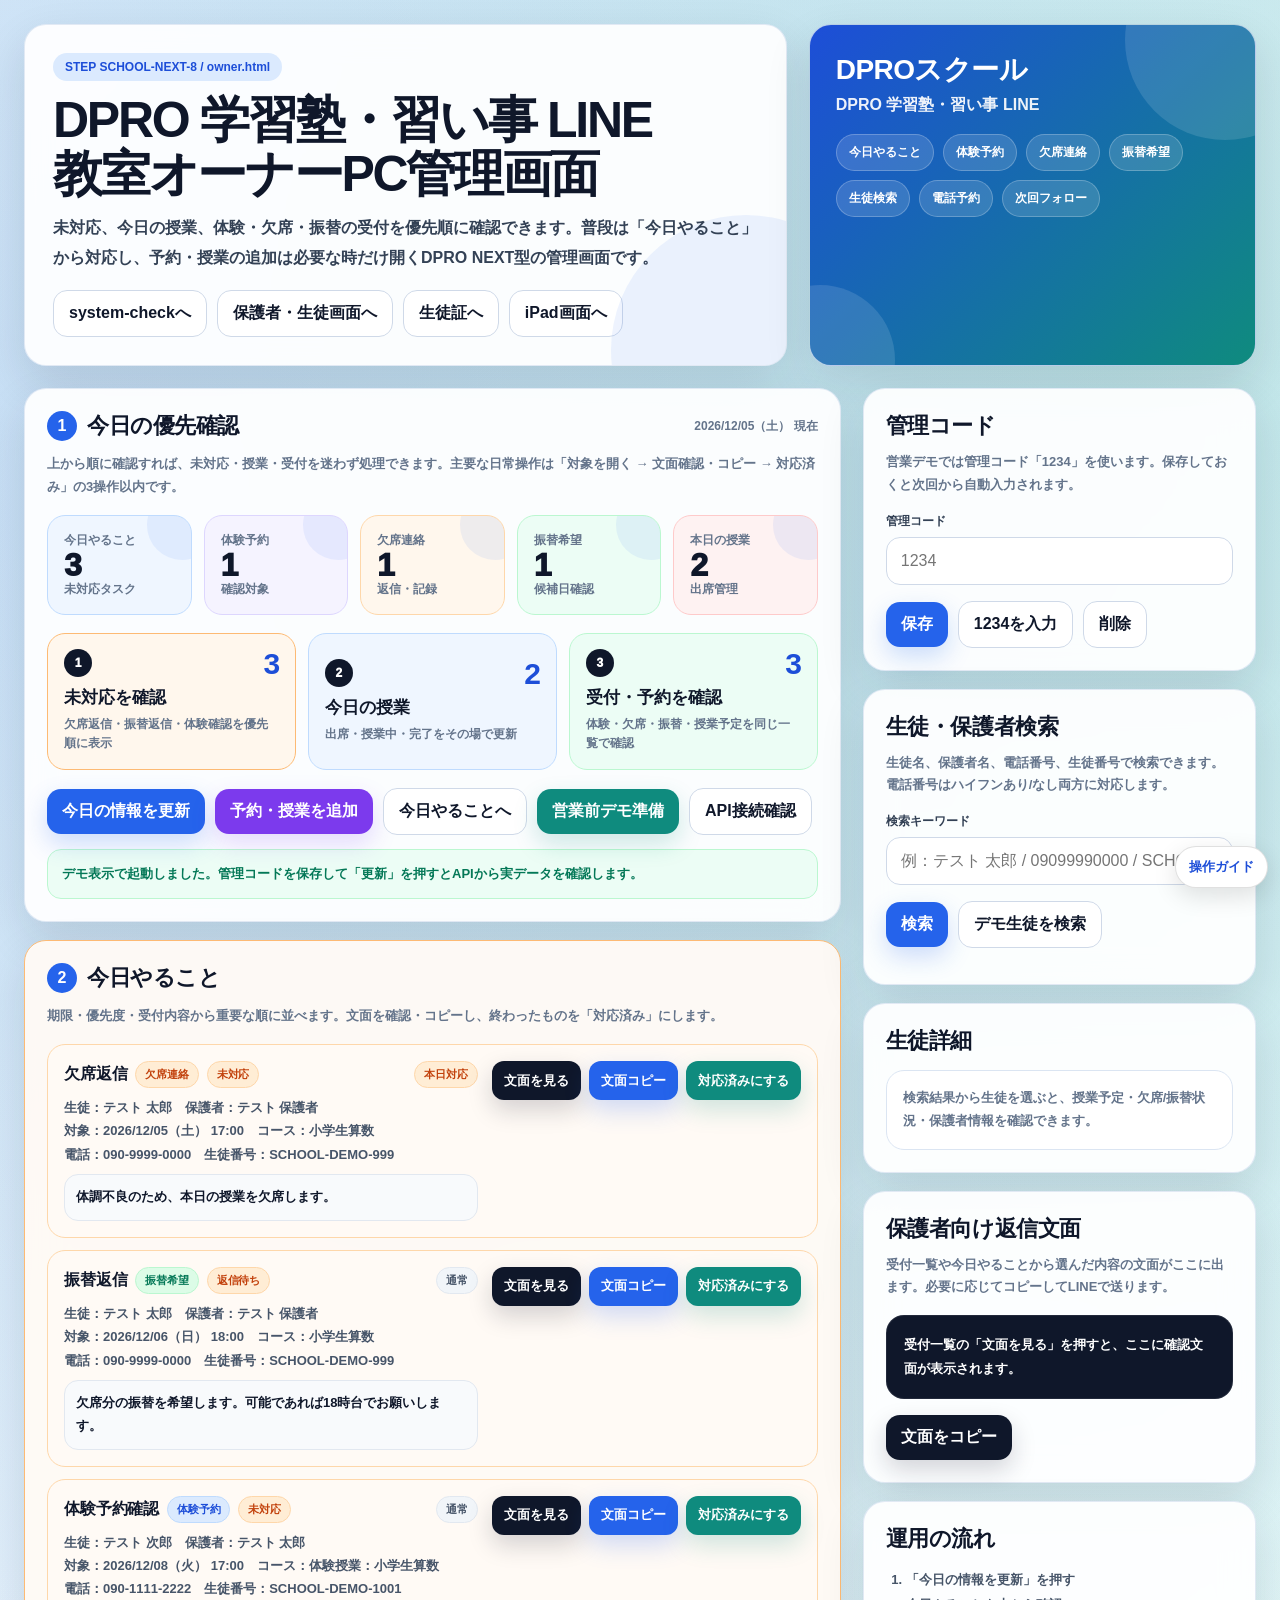
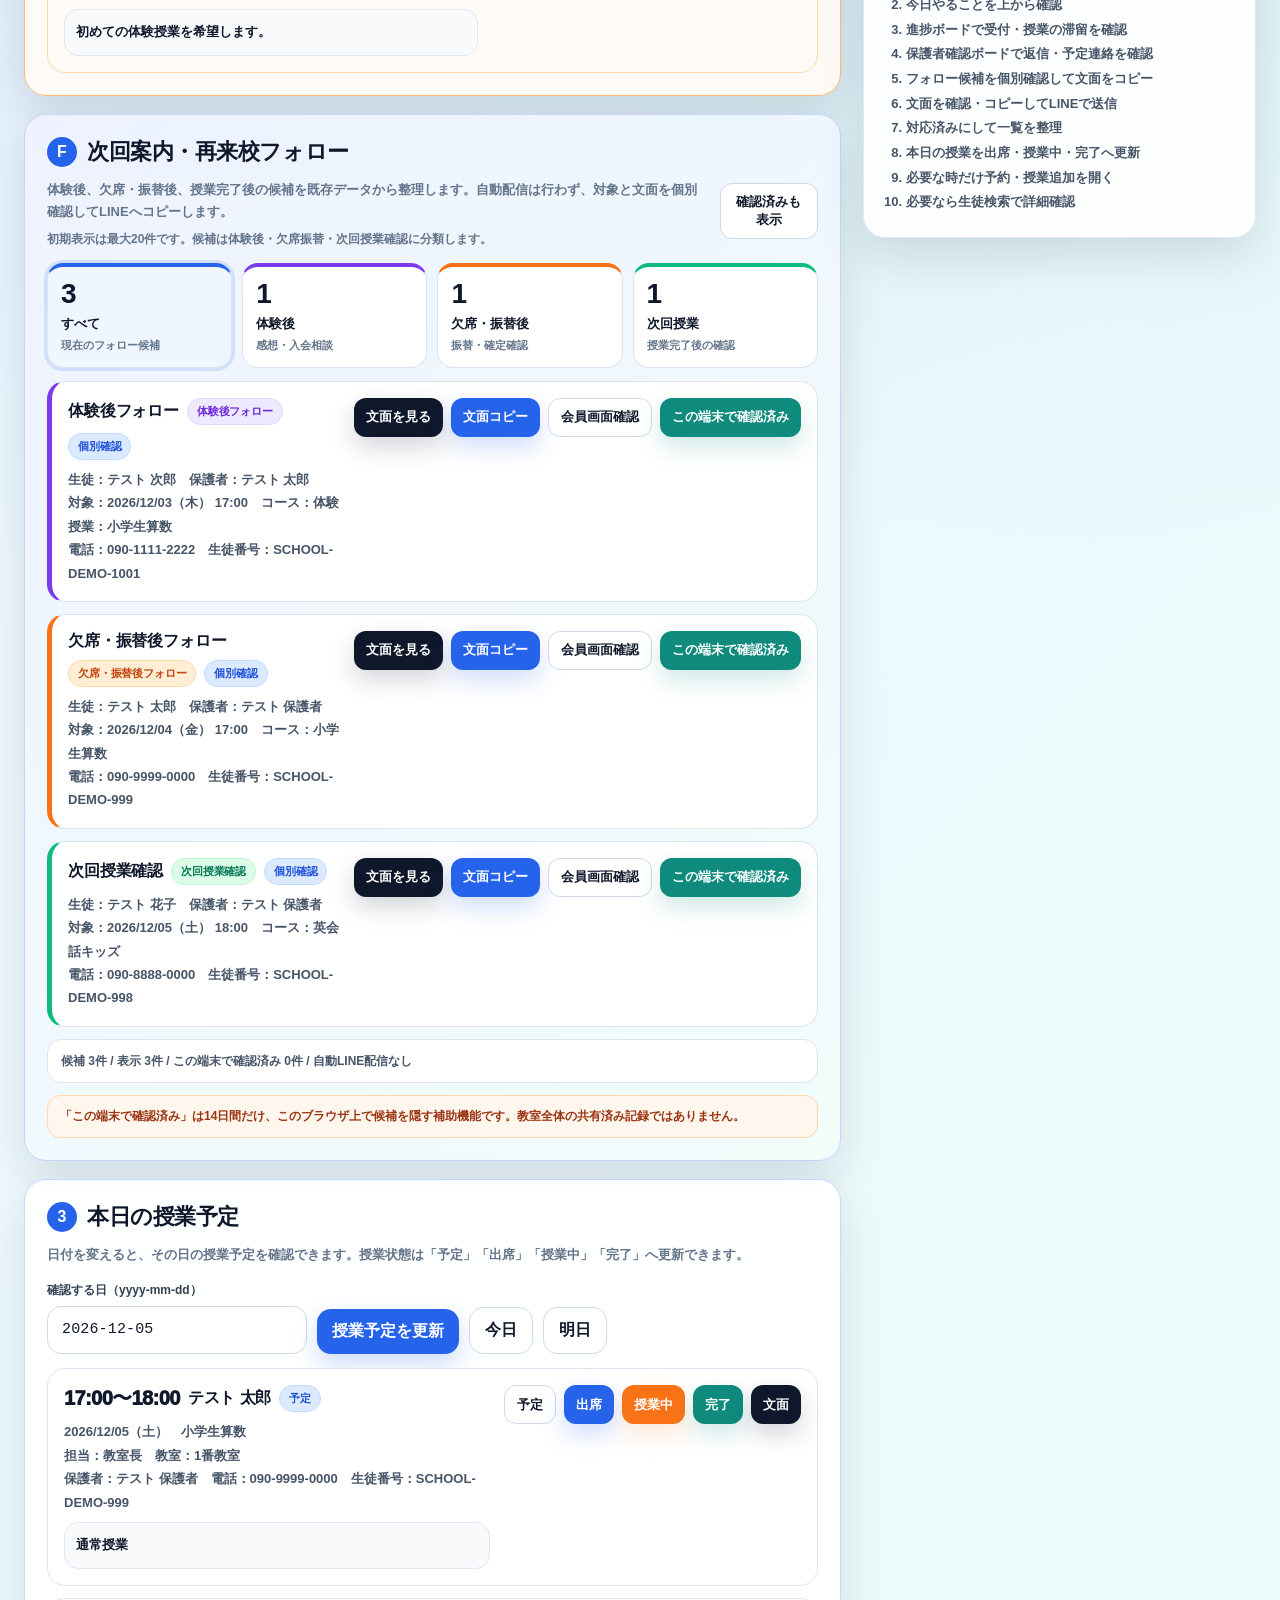
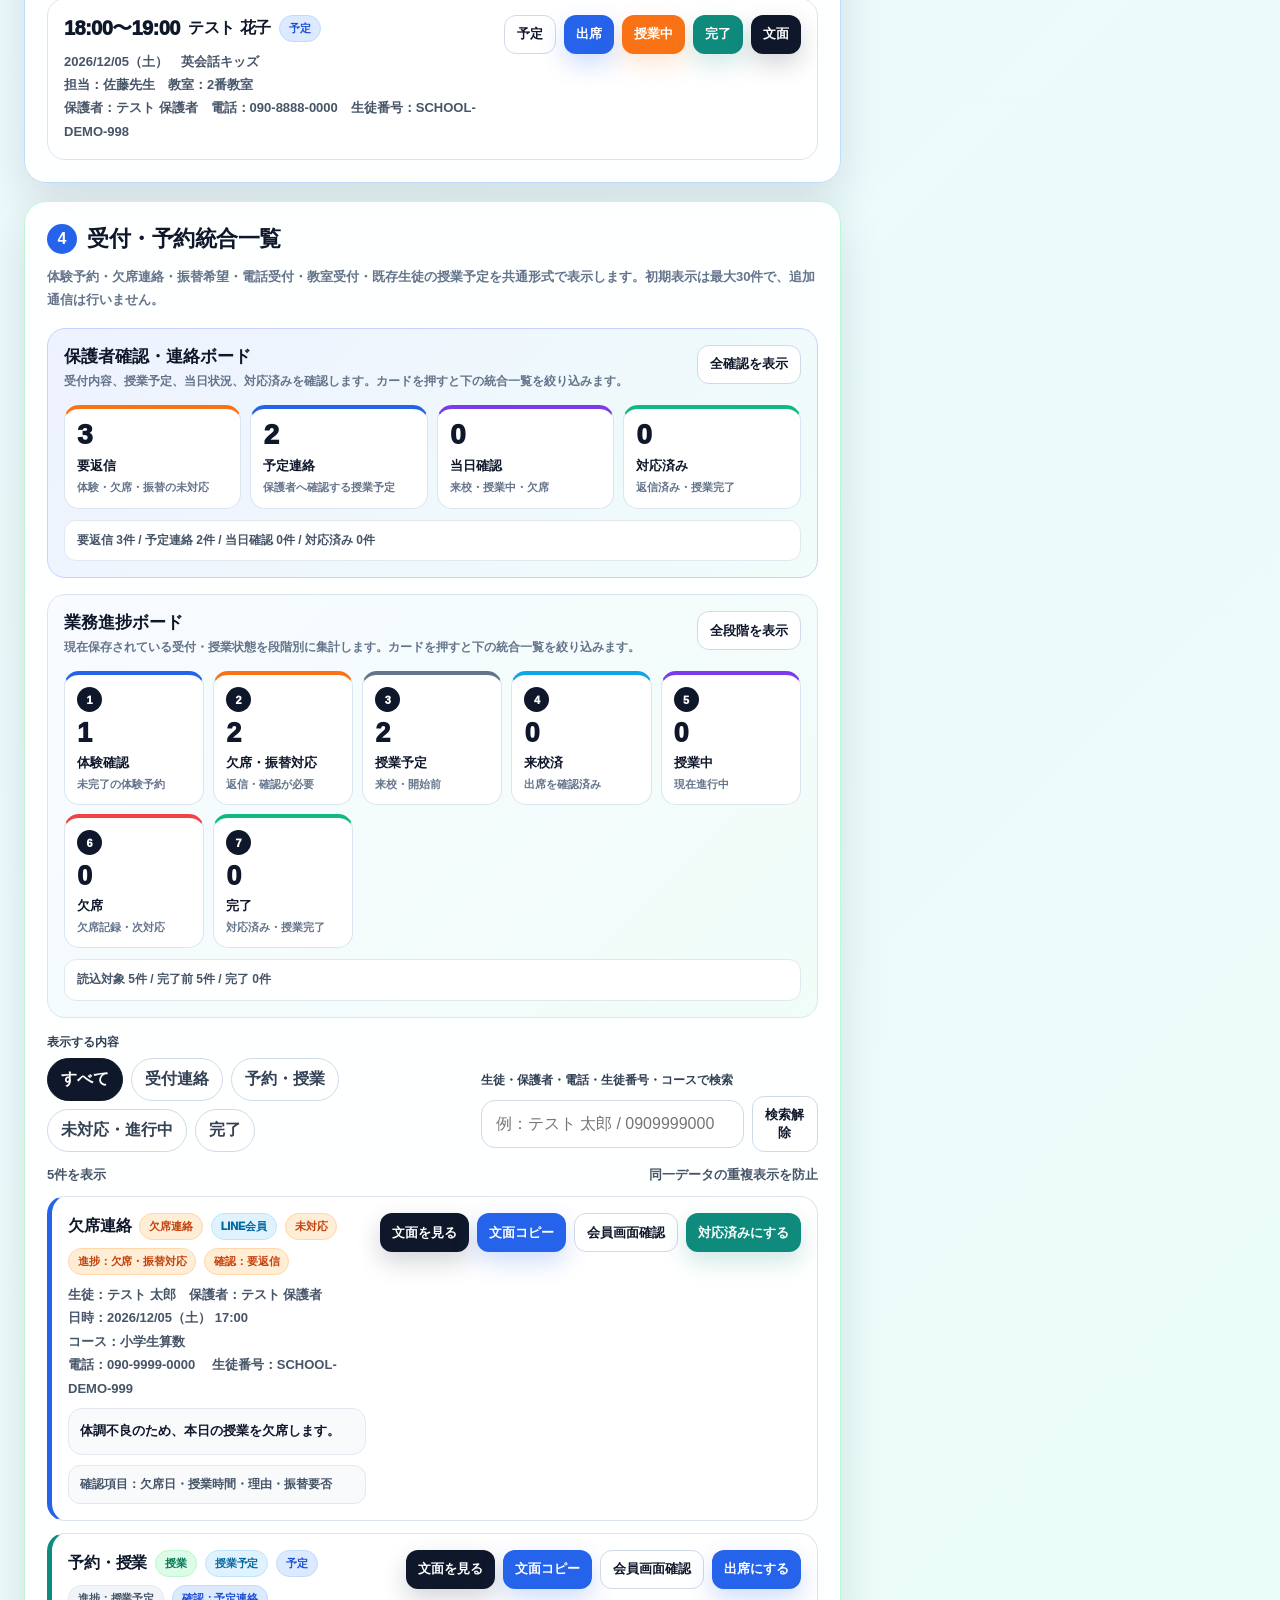
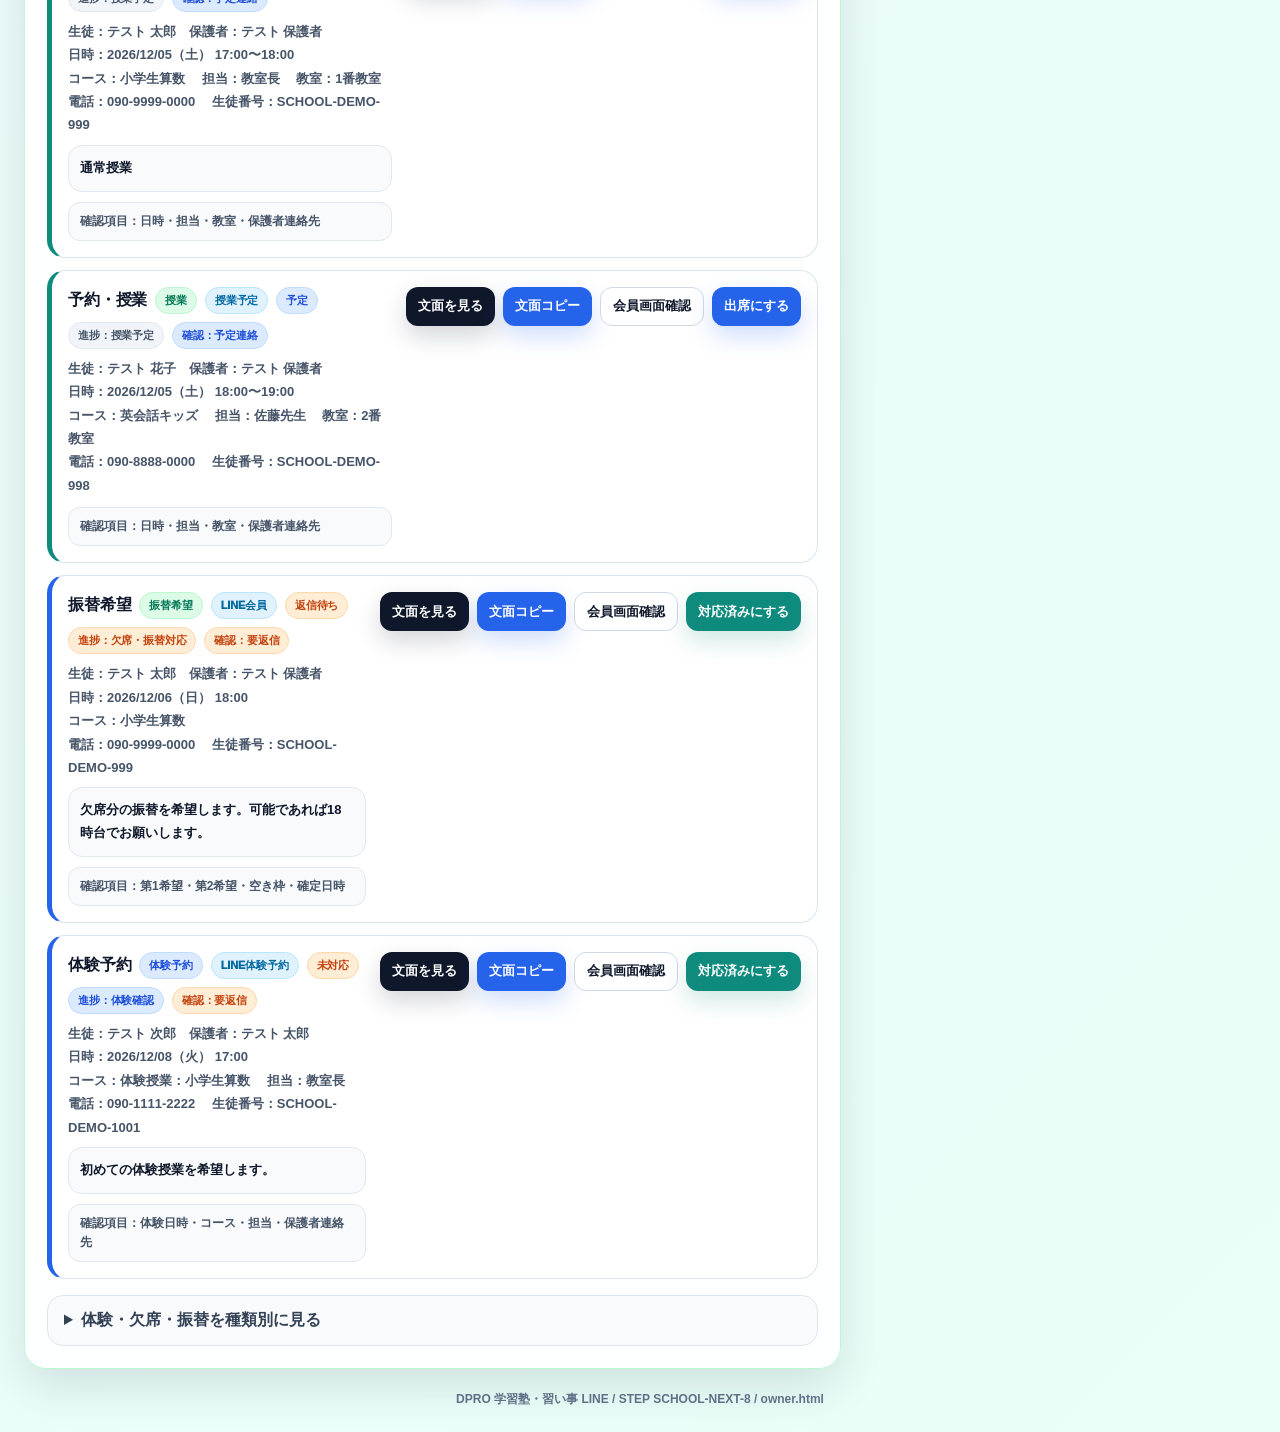
<file: owner.html>
<!doctype html>
<html lang="ja">
<head>
  <meta charset="utf-8" />
  <meta name="viewport" content="width=device-width, initial-scale=1, viewport-fit=cover" />
  <meta name="format-detection" content="telephone=no" />
  <title>DPRO 学習塾・習い事 LINE｜教室オーナーPC管理画面</title>
  <script src="./config.js"></script>
  <style>
    :root {
      --bg1:#eef5ff;
      --bg2:#eafff8;
      --card:rgba(255,255,255,.93);
      --card2:rgba(255,255,255,.78);
      --text:#0f172a;
      --muted:#64748b;
      --line:#dbe5f2;
      --blue:#2563eb;
      --blue2:#1d4ed8;
      --navy:#0f172a;
      --green:#0f8b7e;
      --green2:#10b981;
      --orange:#f97316;
      --red:#ef4444;
      --yellow:#f59e0b;
      --purple:#7c3aed;
      --shadow:0 18px 45px rgba(15,23,42,.12);
      --radius:22px;
    }
    *{box-sizing:border-box;}
    html{scroll-behavior:smooth;}
    body{
      margin:0;
      min-height:100vh;
      font-family:-apple-system,BlinkMacSystemFont,"Segoe UI","Noto Sans JP","Hiragino Sans","Yu Gothic",sans-serif;
      color:var(--text);
      background:
        radial-gradient(circle at 10% 8%,rgba(37,99,235,.14),transparent 30%),
        radial-gradient(circle at 88% 6%,rgba(16,185,129,.17),transparent 30%),
        linear-gradient(135deg,var(--bg1),var(--bg2));
      padding:24px;
    }
    button,input,select,textarea{font:inherit;}
    button{cursor:pointer;}
    button:disabled{cursor:not-allowed;opacity:.58;}
    a{color:inherit;text-decoration:none;}
    .wrap{max-width:1420px;margin:0 auto;}
    .hero{display:grid;grid-template-columns:1.45fr .85fr;gap:22px;margin-bottom:22px;align-items:stretch;}
    .hero-main,.hero-side,.card{background:var(--card);border:1px solid rgba(219,229,242,.82);border-radius:var(--radius);box-shadow:var(--shadow);backdrop-filter:blur(16px);}
    .hero-main{padding:28px;position:relative;overflow:hidden;}
    .hero-main::after{content:"";position:absolute;right:-95px;bottom:-120px;width:270px;height:270px;border-radius:999px;background:rgba(37,99,235,.08);}
    .version{display:inline-flex;align-items:center;gap:8px;padding:7px 12px;border-radius:999px;background:#dbeafe;color:#1d4ed8;font-size:12px;font-weight:900;margin-bottom:12px;}
    h1{margin:0 0 12px;font-size:clamp(30px,4.1vw,50px);line-height:1.08;letter-spacing:-.045em;}
    .lead{margin:0;color:#334155;font-size:16px;line-height:1.85;font-weight:650;position:relative;z-index:1;}
    .hero-side{padding:26px;color:white;background:linear-gradient(135deg,#1d4ed8,#0f8b7e);position:relative;overflow:hidden;min-height:182px;}
    .hero-side::before,.hero-side::after{content:"";position:absolute;border-radius:999px;background:rgba(255,255,255,.12);}
    .hero-side::before{width:200px;height:200px;right:-70px;top:-85px;}
    .hero-side::after{width:150px;height:150px;left:-65px;bottom:-70px;}
    .hero-side h2{position:relative;margin:0 0 6px;font-size:28px;letter-spacing:-.02em;}
    .hero-side p{position:relative;margin:0 0 18px;opacity:.92;font-weight:800;}
    .pill-row{display:flex;gap:9px;flex-wrap:wrap;position:relative;}
    .pill{display:inline-flex;align-items:center;justify-content:center;padding:9px 12px;border-radius:999px;background:rgba(255,255,255,.14);border:1px solid rgba(255,255,255,.23);color:white;font-weight:900;font-size:12px;white-space:nowrap;}
    .grid{display:grid;grid-template-columns:1.35fr .65fr;gap:22px;align-items:start;}
    .stack{display:flex;flex-direction:column;gap:18px;}
    .card{padding:22px;}
    .card.flat{box-shadow:none;background:var(--card2);}
    .section-title{display:flex;align-items:center;gap:10px;margin:0 0 16px;}
    .num{width:30px;height:30px;display:inline-flex;align-items:center;justify-content:center;color:white;background:var(--blue);border-radius:999px;font-weight:900;flex:0 0 auto;}
    h2{margin:0;font-size:22px;letter-spacing:-.02em;}
    h3{margin:0 0 10px;font-size:17px;letter-spacing:-.01em;}
    .hint{margin:-4px 0 16px;color:var(--muted);line-height:1.75;font-size:13px;font-weight:650;}
    .top-actions{display:flex;gap:10px;flex-wrap:wrap;margin-top:18px;align-items:center;}
    .stats{display:grid;grid-template-columns:repeat(5,1fr);gap:12px;margin-bottom:18px;}
    .stat{background:#fff;border:1px solid #dbe5f2;border-radius:18px;padding:16px;min-height:98px;display:flex;flex-direction:column;justify-content:space-between;position:relative;overflow:hidden;}
    .stat::after{content:"";position:absolute;right:-26px;top:-26px;width:70px;height:70px;border-radius:999px;background:rgba(37,99,235,.08);}
    .stat .label{color:#64748b;font-size:12px;font-weight:900;position:relative;z-index:1;}
    .stat .value{font-size:32px;font-weight:950;letter-spacing:-.04em;line-height:1;position:relative;z-index:1;}
    .stat .sub{color:#64748b;font-size:12px;font-weight:800;position:relative;z-index:1;}
    .stat.blue{border-color:#bfdbfe;background:#eff6ff;}
    .stat.green{border-color:#bbf7d0;background:#ecfdf5;}
    .stat.orange{border-color:#fed7aa;background:#fff7ed;}
    .stat.purple{border-color:#ddd6fe;background:#f5f3ff;}
    .stat.red{border-color:#fecaca;background:#fef2f2;}
    .form-grid{display:grid;grid-template-columns:1fr 1fr;gap:14px;}
    .form-grid.three{grid-template-columns:1fr 1fr 1fr;}
    label{display:block;font-size:12px;font-weight:850;color:#334155;margin:0 0 7px;}
    input,select,textarea{width:100%;border:1px solid #cfd9e8;border-radius:14px;background:#fff;color:var(--text);padding:13px 14px;outline:none;min-height:48px;transition:.15s ease;}
    textarea{min-height:94px;resize:vertical;line-height:1.75;}
    input:focus,select:focus,textarea:focus{border-color:#93c5fd;box-shadow:0 0 0 4px rgba(37,99,235,.12);}
    .actions{display:flex;gap:10px;flex-wrap:wrap;align-items:center;margin-top:16px;}
    .btn{appearance:none;border:0;border-radius:14px;padding:12px 15px;min-height:45px;color:white;background:var(--blue);font-weight:900;box-shadow:0 10px 24px rgba(37,99,235,.22);transition:.15s ease;display:inline-flex;align-items:center;justify-content:center;gap:8px;}
    .btn:hover{transform:translateY(-1px);}
    .btn.secondary{color:#0f172a;background:#fff;border:1px solid #cfd9e8;box-shadow:none;}
    .btn.navy{background:var(--navy);box-shadow:0 10px 24px rgba(15,23,42,.18);}
    .btn.green{background:var(--green);box-shadow:0 10px 24px rgba(15,139,126,.20);}
    .btn.orange{background:var(--orange);box-shadow:0 10px 24px rgba(249,115,22,.18);}
    .btn.red{background:var(--red);box-shadow:0 10px 24px rgba(239,68,68,.18);}
    .btn.purple{background:var(--purple);box-shadow:0 10px 24px rgba(124,58,237,.18);}
    .btn.small{padding:9px 12px;min-height:39px;font-size:13px;border-radius:12px;}
    .status{margin-top:14px;padding:13px 14px;border-radius:14px;border:1px solid #dbeafe;background:#eff6ff;color:#1e3a8a;font-size:13px;font-weight:800;line-height:1.7;display:none;}
    .status.show{display:block;}
    .status.ok{background:#ecfdf5;border-color:#bbf7d0;color:#047857;}
    .status.warn{background:#fff7ed;border-color:#fed7aa;color:#c2410c;}
    .status.err{background:#fef2f2;border-color:#fecaca;color:#b91c1c;}
    .tabs{display:flex;gap:8px;flex-wrap:wrap;margin:2px 0 16px;}
    .tab{border:1px solid #cfd9e8;background:#fff;border-radius:999px;padding:10px 13px;font-weight:900;color:#334155;box-shadow:none;}
    .tab.active{background:#dbeafe;border-color:#93c5fd;color:#1d4ed8;}
    .list{display:flex;flex-direction:column;gap:12px;}
    .empty{border:1px dashed #cbd5e1;border-radius:16px;padding:18px;color:#64748b;background:#f8fafc;font-weight:800;line-height:1.7;}
    .item{background:#fff;border:1px solid #dbe5f2;border-radius:18px;padding:16px;display:grid;grid-template-columns:1fr auto;gap:14px;align-items:start;}
    .item.urgent{border-color:#fed7aa;background:#fffaf5;}
    .item.done{opacity:.75;background:#f8fafc;}
    .item-main{min-width:0;}
    .item-title{display:flex;gap:8px;align-items:center;flex-wrap:wrap;margin:0 0 8px;font-size:16px;font-weight:950;letter-spacing:-.01em;}
    .item-meta{color:#475569;font-size:13px;line-height:1.8;font-weight:730;}
    .item-note{margin-top:8px;color:#0f172a;background:#f8fafc;border:1px solid #e2e8f0;border-radius:14px;padding:11px;font-size:13px;line-height:1.75;font-weight:650;white-space:pre-wrap;}
    .item-actions{display:flex;gap:8px;flex-wrap:wrap;justify-content:flex-end;min-width:220px;}
    .badge{display:inline-flex;align-items:center;justify-content:center;border-radius:999px;padding:5px 9px;font-size:11px;font-weight:950;border:1px solid transparent;white-space:nowrap;}
    .badge.blue{background:#dbeafe;color:#1d4ed8;border-color:#bfdbfe;}
    .badge.green{background:#dcfce7;color:#047857;border-color:#bbf7d0;}
    .badge.orange{background:#ffedd5;color:#c2410c;border-color:#fed7aa;}
    .badge.red{background:#fee2e2;color:#b91c1c;border-color:#fecaca;}
    .badge.gray{background:#f1f5f9;color:#475569;border-color:#e2e8f0;}
    .badge.purple{background:#ede9fe;color:#6d28d9;border-color:#ddd6fe;}
    .two-col{display:grid;grid-template-columns:1fr 1fr;gap:14px;}
    .mini-grid{display:grid;grid-template-columns:repeat(2,1fr);gap:10px;}
    .mini{border:1px solid #dbe5f2;border-radius:16px;background:#fff;padding:13px;}
    .mini .k{font-size:11px;color:#64748b;font-weight:900;margin-bottom:6px;}
    .mini .v{font-size:15px;font-weight:950;word-break:break-word;}
    .side-card{background:#fff;border:1px solid #dbe5f2;border-radius:18px;padding:16px;}
    .dark-preview{background:#0f172a;color:#fff;border-radius:18px;padding:18px;line-height:1.85;font-size:13px;font-weight:800;white-space:pre-wrap;box-shadow:inset 0 0 0 1px rgba(255,255,255,.08);}
    .flow-list{margin:0;padding-left:20px;color:#475569;font-size:13px;line-height:1.9;font-weight:750;}
    .footer-note{margin:22px 0 0;text-align:center;color:#64748b;font-size:12px;font-weight:800;}
    .toast{position:fixed;left:50%;bottom:26px;transform:translateX(-50%) translateY(20px);background:#0f172a;color:#fff;border-radius:999px;padding:12px 18px;font-weight:900;box-shadow:0 18px 38px rgba(15,23,42,.24);opacity:0;pointer-events:none;transition:.18s ease;z-index:99;}
    .toast.show{opacity:1;transform:translateX(-50%) translateY(0);}
    .search-results .item{grid-template-columns:1fr auto;}
    .calendar-row{display:flex;gap:10px;flex-wrap:wrap;align-items:end;margin-bottom:14px;}
    .calendar-row .date-box{flex:0 0 260px;min-width:260px;max-width:100%;}
    .date-text{min-width:0;width:100%;max-width:100%;font-variant-numeric:tabular-nums;line-height:1.25;padding:13px 14px;font-size:15px;letter-spacing:.01em;font-family:ui-monospace,SFMono-Regular,Menlo,Consolas,monospace;}
    #createDate,#dayInput{min-width:0;width:100%;}
    .form-grid.three{grid-template-columns:minmax(250px,1.25fr) minmax(170px,.9fr) minmax(130px,.75fr);}
    select{background:#fff;}
    .lesson-time{font-size:20px;font-weight:950;letter-spacing:-.03em;}
    .nowrap{white-space:nowrap;}

    .create-type-banner{display:flex;gap:10px;flex-wrap:wrap;margin:-2px 0 16px;}
    .create-chip{border:1px solid #cfd9e8;background:#fff;border-radius:16px;padding:12px 14px;font-weight:950;color:#334155;box-shadow:none;min-height:48px;}
    .create-chip.active{background:#dbeafe;border-color:#93c5fd;color:#1d4ed8;box-shadow:0 10px 24px rgba(37,99,235,.14);}
    .quick-note{margin-top:12px;border:1px solid #e2e8f0;background:#f8fafc;border-radius:16px;padding:12px 14px;color:#475569;font-size:13px;line-height:1.75;font-weight:750;}




/* SCHOOL-NEXT-5: 保護者確認・顧客連携 */
.confirmation-board{margin:0 0 16px;padding:16px;border:1px solid #c7d2fe;border-radius:18px;background:linear-gradient(135deg,#eef2ff,#f0fdfa);}
.confirmation-board-head{display:flex;justify-content:space-between;gap:12px;align-items:flex-start;margin-bottom:13px;}
.confirmation-board-title{display:block;font-size:17px;font-weight:950;color:#0f172a;margin-bottom:4px;}
.confirmation-board-copy{display:block;color:#64748b;font-size:12px;line-height:1.65;font-weight:750;}
.confirmation-grid{display:grid;grid-template-columns:repeat(4,minmax(0,1fr));gap:9px;}
.confirmation-stage{appearance:none;text-align:left;border:1px solid #dbe5f2;border-radius:15px;background:#fff;color:#0f172a;padding:12px;min-height:104px;box-shadow:none;transition:.15s ease;}
.confirmation-stage:hover{transform:translateY(-1px);box-shadow:0 9px 20px rgba(15,23,42,.08);}
.confirmation-stage.active{outline:3px solid rgba(79,70,229,.16);border-color:#818cf8;background:#eef2ff;}
.confirmation-stage strong{display:block;font-size:28px;line-height:1;font-weight:950;letter-spacing:-.04em;margin-bottom:8px;}
.confirmation-stage b{display:block;font-size:13px;line-height:1.4;margin-bottom:4px;}
.confirmation-stage small{display:block;color:#64748b;font-size:11px;line-height:1.5;font-weight:750;}
.confirmation-stage[data-confirmation-stage="pending_request"]{border-top:4px solid #f97316;}
.confirmation-stage[data-confirmation-stage="lesson_notice"]{border-top:4px solid #2563eb;}
.confirmation-stage[data-confirmation-stage="active"]{border-top:4px solid #7c3aed;}
.confirmation-stage[data-confirmation-stage="completed"]{border-top:4px solid #10b981;}
.confirmation-board-summary{margin-top:11px;padding:10px 12px;border-radius:12px;background:#fff;border:1px solid #e2e8f0;color:#475569;font-size:12px;font-weight:850;line-height:1.65;}
.confirmation-check{margin-top:10px;padding:9px 11px;border-radius:12px;background:#f8fafc;border:1px solid #e2e8f0;color:#475569;font-size:12px;font-weight:800;line-height:1.6;}
@media(max-width:900px){.confirmation-grid{grid-template-columns:repeat(2,minmax(0,1fr));}}
@media(max-width:560px){.confirmation-board-head{flex-direction:column;}.confirmation-board-head .btn{width:100%;}.confirmation-grid{grid-template-columns:1fr;}}

/* SCHOOL-NEXT-4: 業務進捗・ステータス見える化 */
.progress-board{margin:0 0 16px;padding:16px;border:1px solid #dbe5f2;border-radius:18px;background:linear-gradient(135deg,#f8fbff,#f0fdf9);}
.progress-board-head{display:flex;justify-content:space-between;gap:12px;align-items:flex-start;margin-bottom:13px;}
.progress-board-title{display:block;font-size:17px;font-weight:950;color:#0f172a;margin-bottom:4px;}
.progress-board-copy{display:block;color:#64748b;font-size:12px;line-height:1.65;font-weight:750;}
.progress-grid{display:grid;grid-template-columns:repeat(auto-fit,minmax(132px,1fr));gap:9px;}
.progress-stage{appearance:none;text-align:left;border:1px solid #dbe5f2;border-radius:15px;background:#fff;color:#0f172a;padding:12px;min-height:105px;box-shadow:none;transition:.15s ease;position:relative;overflow:hidden;}
.progress-stage:hover{transform:translateY(-1px);box-shadow:0 9px 20px rgba(15,23,42,.08);}
.progress-stage.active{outline:3px solid rgba(37,99,235,.18);border-color:#60a5fa;background:#eff6ff;}
.progress-stage .stage-no{display:inline-flex;align-items:center;justify-content:center;min-width:25px;height:25px;padding:0 7px;border-radius:999px;background:#0f172a;color:#fff;font-size:11px;font-weight:950;margin-bottom:8px;}
.progress-stage strong{display:block;font-size:27px;line-height:1;font-weight:950;letter-spacing:-.04em;margin-bottom:7px;}
.progress-stage b{display:block;font-size:13px;line-height:1.35;margin-bottom:4px;}
.progress-stage small{display:block;color:#64748b;font-size:11px;line-height:1.5;font-weight:750;}
.progress-stage[data-progress-stage="trial"]{border-top:4px solid #2563eb;}
.progress-stage[data-progress-stage="request"]{border-top:4px solid #f97316;}
.progress-stage[data-progress-stage="scheduled"]{border-top:4px solid #64748b;}
.progress-stage[data-progress-stage="checked_in"]{border-top:4px solid #0ea5e9;}
.progress-stage[data-progress-stage="in_progress"]{border-top:4px solid #7c3aed;}
.progress-stage[data-progress-stage="absent"]{border-top:4px solid #ef4444;}
.progress-stage[data-progress-stage="done"]{border-top:4px solid #10b981;}
.progress-board-summary{margin-top:11px;padding:10px 12px;border-radius:12px;background:#fff;border:1px solid #e2e8f0;color:#475569;font-size:12px;font-weight:850;line-height:1.65;}
@media(max-width:720px){
.progress-board-head{flex-direction:column;}
.progress-board-head .btn{width:100%;}
.progress-grid{grid-template-columns:repeat(2,minmax(0,1fr));}
.progress-stage{min-height:112px;}
}

/* SCHOOL-NEXT-3: 受付・予約・授業の統合表示 */
.unified-toolbar{display:grid;grid-template-columns:1fr minmax(260px,.8fr);gap:12px;align-items:end;margin:0 0 14px;}
.unified-filters{display:flex;gap:8px;flex-wrap:wrap;}
.unified-filter{appearance:none;border:1px solid #cfd9e8;background:#fff;color:#334155;border-radius:999px;padding:10px 13px;min-height:42px;font-weight:900;box-shadow:none;}
.unified-filter.active{background:#0f172a;border-color:#0f172a;color:#fff;}
.unified-search-row{display:flex;gap:8px;align-items:center;}
.unified-search-row input{min-width:0;}
.unified-summary{display:flex;justify-content:space-between;gap:12px;align-items:center;margin:0 0 12px;color:#475569;font-size:13px;font-weight:850;}
.unified-source{background:#e0f2fe;color:#0369a1;border-color:#bae6fd;}
.unified-kind-request{border-left:5px solid #2563eb;}
.unified-kind-lesson{border-left:5px solid #0f8b7e;}
.unified-detail{margin-top:16px;border:1px solid #dbe5f2;border-radius:16px;background:#f8fafc;overflow:hidden;}
.unified-detail summary{cursor:pointer;padding:14px 16px;font-weight:900;color:#334155;}
.unified-detail > div{padding:0 14px 14px;}
.unified-limit-note{padding:10px 12px;border-radius:12px;background:#f8fafc;color:#64748b;font-size:12px;font-weight:800;text-align:center;}
@media(max-width:820px){
.unified-toolbar{grid-template-columns:1fr;}
.unified-search-row{flex-direction:column;align-items:stretch;}
.unified-search-row .btn{width:100%;}
}

/* SCHOOL-NEXT-2: 今日やること中心のPCオーナー画面 */
.next-priority-grid{display:grid;grid-template-columns:repeat(3,1fr);gap:12px;margin:0 0 18px;}
.next-priority-card{appearance:none;width:100%;text-align:left;border:1px solid #dbe5f2;background:#fff;border-radius:18px;padding:15px 16px;min-height:112px;color:var(--text);box-shadow:none;transition:.16s ease;}
.next-priority-card:hover{transform:translateY(-2px);box-shadow:0 12px 26px rgba(15,23,42,.10);}
.next-priority-card:focus-visible{outline:3px solid rgba(37,99,235,.24);outline-offset:2px;}
.next-priority-card .next-order{display:inline-flex;align-items:center;justify-content:center;min-width:28px;height:28px;padding:0 8px;border-radius:999px;background:#0f172a;color:#fff;font-size:12px;font-weight:950;margin-bottom:10px;}
.next-priority-card b{display:block;font-size:17px;line-height:1.35;margin-bottom:5px;}
.next-priority-card small{display:block;color:#64748b;font-size:12px;line-height:1.65;font-weight:750;}
.next-priority-card strong{float:right;font-size:30px;line-height:1;color:#1d4ed8;letter-spacing:-.04em;}
.next-priority-card.urgent{border-color:#fdba74;background:#fff7ed;}
.next-priority-card.lessons{border-color:#bfdbfe;background:#eff6ff;}
.next-priority-card.requests{border-color:#bbf7d0;background:#ecfdf5;}
.next-collapsed{display:none!important;}
#tasksCard{border-color:#fdba74;background:rgba(255,250,245,.96);}
#todayLessonsCard{border-color:#bfdbfe;}
#requestsCard{border-color:#bbf7d0;}
#createLessonCard{border-color:#ddd6fe;}
.next-secondary-title{display:inline-flex;align-items:center;gap:7px;margin-left:auto;color:#64748b;font-size:12px;font-weight:850;}
.next-task-priority{margin-left:auto;}
@media(max-width:900px){
.next-priority-grid{grid-template-columns:1fr;}
.next-priority-card{min-height:96px;}
}


/* SCHOOL-NEXT-8: 次回案内・再来校・フォロー */
.followup-card{border-color:#c7d2fe;background:linear-gradient(135deg,rgba(238,242,255,.97),rgba(240,253,250,.97));}
.followup-head{display:flex;justify-content:space-between;gap:14px;align-items:flex-start;margin-bottom:14px;}
.followup-head-copy{color:#64748b;font-size:12px;font-weight:800;line-height:1.7;margin-top:5px;}
.followup-count-grid{display:grid;grid-template-columns:repeat(4,minmax(0,1fr));gap:10px;margin-bottom:13px;}
.followup-count{border:1px solid #dbe5f2;border-top:4px solid #2563eb;border-radius:16px;background:#fff;padding:13px;text-align:left;box-shadow:none;color:#0f172a;}
.followup-count[data-followup-filter="trial"]{border-top-color:#7c3aed;}
.followup-count[data-followup-filter="absence"]{border-top-color:#f97316;}
.followup-count[data-followup-filter="next"]{border-top-color:#10b981;}
.followup-count.active{outline:3px solid rgba(37,99,235,.15);background:#eff6ff;}
.followup-count strong{display:block;font-size:28px;line-height:1;margin-bottom:7px;}
.followup-count b{display:block;font-size:13px;margin-bottom:4px;}
.followup-count small{display:block;color:#64748b;font-size:11px;font-weight:800;line-height:1.5;}
.followup-item{border-left:5px solid #2563eb;}
.followup-item.trial{border-left-color:#7c3aed;}
.followup-item.absence{border-left-color:#f97316;}
.followup-item.next{border-left-color:#10b981;}
.followup-reviewed{opacity:.68;background:#f8fafc;}
.followup-summary{margin-top:12px;padding:11px 13px;border-radius:14px;background:#fff;border:1px solid #dbe5f2;color:#475569;font-size:12px;font-weight:820;line-height:1.7;}
.followup-device-note{margin-top:12px;padding:10px 12px;border-radius:13px;background:#fff7ed;border:1px solid #fed7aa;color:#9a3412;font-size:12px;font-weight:800;line-height:1.7;}
@media(max-width:900px){.followup-count-grid{grid-template-columns:repeat(2,minmax(0,1fr));}.followup-head{flex-direction:column;}}
@media(max-width:560px){.followup-count-grid{grid-template-columns:1fr;}}

    @media(max-width:1100px){.hero,.grid{grid-template-columns:1fr;}.stats{grid-template-columns:repeat(2,1fr);}.item{grid-template-columns:1fr;}.item-actions{justify-content:flex-start;min-width:0;}.two-col{grid-template-columns:1fr;}}
    @media(max-width:720px){body{padding:14px;}.hero-main,.hero-side,.card{border-radius:20px;padding:18px;}h1{font-size:32px;}.stats,.form-grid,.form-grid.three,.mini-grid{grid-template-columns:1fr;}.btn{width:100%;}.btn.small{width:auto;}.actions .btn{width:100%;}.top-actions .btn{width:100%;}.tabs{overflow-x:auto;flex-wrap:nowrap;padding-bottom:4px;}.tab{white-space:nowrap;}.item-actions .btn{width:100%;}}
  </style>

<style id="dpro-chat-b-guide-style">
.dpro-chat-b-guide-link{position:fixed;right:12px;bottom:12px;z-index:9999;display:inline-flex;align-items:center;justify-content:center;min-height:42px;padding:8px 13px;border:1px solid rgba(0,0,0,.12);border-radius:999px;background:#fff;color:#1d4ed8;text-decoration:none;font:800 13px/1.2 -apple-system,BlinkMacSystemFont,"Segoe UI","Noto Sans JP",sans-serif;box-shadow:0 8px 24px rgba(0,0,0,.12)}
.dpro-chat-b-guide-link:focus-visible{outline:3px solid #f59e0b;outline-offset:3px}
@media(max-width:700px){.dpro-chat-b-guide-link{bottom:72px;right:10px;min-height:40px;padding:7px 11px;font-size:12px}}
</style>
</head>
<body>
  <div class="wrap">
    <header class="hero">
      <div class="hero-main">
        <div class="version">STEP SCHOOL-NEXT-8 / owner.html</div>
        <h1>DPRO 学習塾・習い事 LINE<br>教室オーナーPC管理画面</h1>
        <p class="lead">未対応、今日の授業、体験・欠席・振替の受付を優先順に確認できます。普段は「今日やること」から対応し、予約・授業の追加は必要な時だけ開くDPRO NEXT型の管理画面です。</p>
        <div class="top-actions">
          <a class="btn secondary" href="./system-check.html">system-checkへ</a>
          <a class="btn secondary" href="./index.html">保護者・生徒画面へ</a>
          <a class="btn secondary" href="./member.html">生徒証へ</a>
          <a class="btn secondary" href="./owner-ipad.html">iPad画面へ</a>
        </div>
      </div>
      <div class="hero-side">
        <h2 id="shopNameHero">DPROスクール</h2>
        <p>DPRO 学習塾・習い事 LINE</p>
        <div class="pill-row">
          <span class="pill">今日やること</span>
          <span class="pill">体験予約</span>
          <span class="pill">欠席連絡</span>
          <span class="pill">振替希望</span>
          <span class="pill">生徒検索</span>
          <span class="pill">電話予約</span>
          <span class="pill">次回フォロー</span>
        </div>
      </div>
    </header>

    <main class="grid">
      <section class="stack">
        <div class="card" id="todayOverviewCard">
          <div class="section-title"><span class="num">1</span><h2>今日の優先確認</h2><span class="next-secondary-title" id="todayDateLabel">本日</span></div>
          <p class="hint">上から順に確認すれば、未対応・授業・受付を迷わず処理できます。主要な日常操作は「対象を開く → 文面確認・コピー → 対応済み」の3操作以内です。</p>
          <div class="stats" id="statsGrid"></div>

<div class="next-priority-grid" id="nextPriorityGrid" aria-label="今日の優先操作">
  <button class="next-priority-card urgent" type="button" data-next-scroll="tasksCard">
    <span class="next-order">1</span><strong id="nextTaskCount">0</strong>
    <b>未対応を確認</b><small>欠席返信・振替返信・体験確認を優先順に表示</small>
  </button>
  <button class="next-priority-card lessons" type="button" data-next-scroll="todayLessonsCard">
    <span class="next-order">2</span><strong id="nextLessonCount">0</strong>
    <b>今日の授業</b><small>出席・授業中・完了をその場で更新</small>
  </button>
  <button class="next-priority-card requests" type="button" data-next-scroll="requestsCard">
    <span class="next-order">3</span><strong id="nextRequestCount">0</strong>
    <b>受付・予約を確認</b><small>体験・欠席・振替・授業予定を同じ一覧で確認</small>
  </button>
</div>
          <div class="actions">
            <button class="btn" id="refreshBtn" type="button">今日の情報を更新</button>
            <button class="btn purple" id="openCreateCardBtn" type="button">予約・授業を追加</button>
            <button class="btn secondary" type="button" data-next-scroll="tasksCard">今日やることへ</button>
            <button class="btn green" id="prepareDemoBtn" type="button">営業前デモ準備</button>
            <button class="btn secondary" id="healthBtn" type="button">API接続確認</button>
          </div>
          <div class="status" id="mainStatus"></div>
        </div>

        <div class="card" id="tasksCard">
          <div class="section-title"><span class="num">2</span><h2>今日やること</h2></div>
          <p class="hint">期限・優先度・受付内容から重要な順に並べます。文面を確認・コピーし、終わったものを「対応済み」にします。</p>
          <div class="list" id="taskList"></div>
        </div>


<div class="card followup-card" id="followupCard">
<div class="section-title"><span class="num">F</span><h2>次回案内・再来校フォロー</h2></div>
<div class="followup-head">
  <div>
    <p class="hint" style="margin-bottom:0;">体験後、欠席・振替後、授業完了後の候補を既存データから整理します。自動配信は行わず、対象と文面を個別確認してLINEへコピーします。</p>
    <div class="followup-head-copy">初期表示は最大20件です。候補は体験後・欠席振替・次回授業確認に分類します。</div>
  </div>
  <button class="btn secondary small" id="followupShowReviewedBtn" type="button" aria-pressed="false">確認済みも表示</button>
</div>
<div class="followup-count-grid" id="followupFilterBar">
  <button class="followup-count active" type="button" data-followup-filter="all" aria-pressed="true">
    <strong id="followupAllCount">0</strong><b>すべて</b><small>現在のフォロー候補</small>
  </button>
  <button class="followup-count" type="button" data-followup-filter="trial" aria-pressed="false">
    <strong id="followupTrialCount">0</strong><b>体験後</b><small>感想・入会相談</small>
  </button>
  <button class="followup-count" type="button" data-followup-filter="absence" aria-pressed="false">
    <strong id="followupAbsenceCount">0</strong><b>欠席・振替後</b><small>振替・確定確認</small>
  </button>
  <button class="followup-count" type="button" data-followup-filter="next" aria-pressed="false">
    <strong id="followupNextCount">0</strong><b>次回授業</b><small>授業完了後の確認</small>
  </button>
</div>
<div class="list" id="followupList"></div>
<div class="followup-summary" id="followupSummary">情報を更新すると、既存の受付・授業データからフォロー候補を表示します。</div>
<div class="followup-device-note">「この端末で確認済み」は14日間だけ、このブラウザ上で候補を隠す補助機能です。教室全体の共有済み記録ではありません。</div>
</div>

        <div class="card" id="todayLessonsCard">
          <div class="section-title"><span class="num">3</span><h2>本日の授業予定</h2></div>
          <p class="hint">日付を変えると、その日の授業予定を確認できます。授業状態は「予定」「出席」「授業中」「完了」へ更新できます。</p>
          <div class="calendar-row">
            <div class="date-box">
              <label for="dayInput">確認する日（yyyy-mm-dd）</label>
              <input type="text" id="dayInput" class="date-text" inputmode="numeric" autocomplete="off" placeholder="2026-07-10" />
            </div>
            <button class="btn" type="button" id="loadDayBtn">授業予定を更新</button>
            <button class="btn secondary" type="button" id="todayBtn">今日</button>
            <button class="btn secondary" type="button" id="tomorrowBtn">明日</button>
          </div>
          <div class="list" id="lessonList"></div>
        </div>
        <div class="card" id="requestsCard">
<div class="section-title"><span class="num">4</span><h2>受付・予約統合一覧</h2></div>
<p class="hint">体験予約・欠席連絡・振替希望・電話受付・教室受付・既存生徒の授業予定を共通形式で表示します。初期表示は最大30件で、追加通信は行いません。</p>


<div class="confirmation-board" id="confirmationBoard">
<div class="confirmation-board-head">
<div>
<span class="confirmation-board-title">保護者確認・連絡ボード</span>
<span class="confirmation-board-copy">受付内容、授業予定、当日状況、対応済みを確認します。カードを押すと下の統合一覧を絞り込みます。</span>
</div>
<button class="btn secondary small" id="clearConfirmationStageBtn" type="button">全確認を表示</button>
</div>
<div class="confirmation-grid">
<button class="confirmation-stage" type="button" data-confirmation-stage="pending_request" aria-pressed="false">
<strong id="confirmationPendingCount">0</strong><b>要返信</b><small>体験・欠席・振替の未対応</small>
</button>
<button class="confirmation-stage" type="button" data-confirmation-stage="lesson_notice" aria-pressed="false">
<strong id="confirmationLessonCount">0</strong><b>予定連絡</b><small>保護者へ確認する授業予定</small>
</button>
<button class="confirmation-stage" type="button" data-confirmation-stage="active" aria-pressed="false">
<strong id="confirmationActiveCount">0</strong><b>当日確認</b><small>来校・授業中・欠席</small>
</button>
<button class="confirmation-stage" type="button" data-confirmation-stage="completed" aria-pressed="false">
<strong id="confirmationCompletedCount">0</strong><b>対応済み</b><small>返信済み・授業完了</small>
</button>
</div>
<div class="confirmation-board-summary" id="confirmationBoardSummary">情報を更新すると、保護者確認の件数を表示します。</div>
</div>

<div class="progress-board" id="progressBoard">
  <div class="progress-board-head">
    <div>
      <span class="progress-board-title">業務進捗ボード</span>
      <span class="progress-board-copy">現在保存されている受付・授業状態を段階別に集計します。カードを押すと下の統合一覧を絞り込みます。</span>
    </div>
    <button class="btn secondary small" id="clearProgressStageBtn" type="button">全段階を表示</button>
  </div>
  <div class="progress-grid">
    <button class="progress-stage" type="button" data-progress-stage="trial" aria-pressed="false">
      <span class="stage-no">1</span><strong id="progressTrialCount">0</strong>
      <b>体験確認</b><small>未完了の体験予約</small>
    </button>
    <button class="progress-stage" type="button" data-progress-stage="request" aria-pressed="false">
      <span class="stage-no">2</span><strong id="progressRequestCount">0</strong>
      <b>欠席・振替対応</b><small>返信・確認が必要</small>
    </button>
    <button class="progress-stage" type="button" data-progress-stage="scheduled" aria-pressed="false">
      <span class="stage-no">3</span><strong id="progressScheduledCount">0</strong>
      <b>授業予定</b><small>来校・開始前</small>
    </button>
    <button class="progress-stage" type="button" data-progress-stage="checked_in" aria-pressed="false">
      <span class="stage-no">4</span><strong id="progressCheckedInCount">0</strong>
      <b>来校済</b><small>出席を確認済み</small>
    </button>
    <button class="progress-stage" type="button" data-progress-stage="in_progress" aria-pressed="false">
      <span class="stage-no">5</span><strong id="progressInProgressCount">0</strong>
      <b>授業中</b><small>現在進行中</small>
    </button>
    <button class="progress-stage" type="button" data-progress-stage="absent" aria-pressed="false">
      <span class="stage-no">6</span><strong id="progressAbsentCount">0</strong>
      <b>欠席</b><small>欠席記録・次対応</small>
    </button>
    <button class="progress-stage" type="button" data-progress-stage="done" aria-pressed="false">
      <span class="stage-no">7</span><strong id="progressDoneCount">0</strong>
      <b>完了</b><small>対応済み・授業完了</small>
    </button>
  </div>
  <div class="progress-board-summary" id="progressBoardSummary">情報を更新すると、段階別件数を表示します。</div>
</div>

<div class="unified-toolbar">
  <div>
    <label>表示する内容</label>
    <div class="unified-filters" id="unifiedFilterBar">
      <button class="unified-filter active" type="button" data-unified-filter="all">すべて</button>
      <button class="unified-filter" type="button" data-unified-filter="request">受付連絡</button>
      <button class="unified-filter" type="button" data-unified-filter="lesson">予約・授業</button>
      <button class="unified-filter" type="button" data-unified-filter="pending">未対応・進行中</button>
      <button class="unified-filter" type="button" data-unified-filter="done">完了</button>
    </div>
  </div>
  <div>
    <label for="unifiedSearchInput">生徒・保護者・電話・生徒番号・コースで検索</label>
    <div class="unified-search-row">
      <input id="unifiedSearchInput" type="search" autocomplete="off" placeholder="例：テスト 太郎 / 09099990000 / 算数" />
      <button class="btn secondary small" id="clearUnifiedSearchBtn" type="button">検索解除</button>
    </div>
  </div>
</div>
<div class="unified-summary">
  <span id="unifiedCountLabel">0件を表示</span>
  <span>同一データの重複表示を防止</span>
</div>
<div class="list" id="unifiedReceptionList"></div>

<details class="unified-detail">
  <summary>体験・欠席・振替を種類別に見る</summary>
  <div>
    <div class="tabs" id="requestTabs">
      <button class="tab active" type="button" data-tab="trial">体験予約</button>
      <button class="tab" type="button" data-tab="absence">欠席連絡</button>
      <button class="tab" type="button" data-tab="makeup">振替希望</button>
      <button class="tab" type="button" data-tab="all">すべて</button>
    </div>
    <div class="list" id="requestList"></div>
  </div>
</details>
</div>

        <div class="card next-collapsed" id="createLessonCard">
          <div class="section-title"><span class="num">5</span><h2>予約・授業を追加</h2></div>
          <p class="hint">この欄は必要な時だけ開きます。電話受付・教室受付・既存生徒の授業追加を行い、日付は今日以降、時間は30分単位で登録します。</p>
          <div class="create-type-banner" id="createTypeTabs">
            <button class="create-chip active" type="button" data-create-type="phone">電話予約</button>
            <button class="create-chip" type="button" data-create-type="walkin">教室受付予約</button>
            <button class="create-chip" type="button" data-create-type="manual">既存生徒の授業追加</button>
          </div>
          <div class="form-grid">
            <div>
              <label for="createStudentName">生徒名</label>
              <input id="createStudentName" type="text" placeholder="例：テスト 太郎" autocomplete="off" />
            </div>
            <div>
              <label for="createGuardianName">保護者名</label>
              <input id="createGuardianName" type="text" placeholder="例：テスト 保護者" autocomplete="off" />
            </div>
            <div>
              <label for="createPhone">保護者電話番号</label>
              <input id="createPhone" type="tel" inputmode="tel" placeholder="090-9999-0000 / 09099990000" autocomplete="off" />
            </div>
            <div>
              <label for="createStudentNo">生徒番号 任意</label>
              <input id="createStudentNo" type="text" placeholder="SCHOOL-DEMO-999" autocomplete="off" />
            </div>
          </div>
          <div class="form-grid three" style="margin-top:14px;">
            <div>
              <label for="createCourseName">コース</label>
              <input id="createCourseName" list="courseOptions" type="text" placeholder="体験授業：小学生算数" />
              <datalist id="courseOptions">
                <option value="体験授業：小学生算数"></option>
                <option value="小学生算数"></option>
                <option value="小学生国語"></option>
                <option value="英会話キッズ"></option>
                <option value="プログラミング基礎"></option>
                <option value="ピアノ個人レッスン"></option>
              </datalist>
            </div>
            <div>
              <label for="createTeacherName">担当</label>
              <input id="createTeacherName" type="text" placeholder="教室長 / 佐藤先生" />
            </div>
            <div>
              <label for="createRoomName">教室</label>
              <input id="createRoomName" type="text" placeholder="1番教室" />
            </div>
          </div>
          <div class="form-grid three" style="margin-top:14px;">
            <div>
              <label for="createDate">予定日（yyyy-mm-dd）</label>
              <input id="createDate" class="date-text" type="text" inputmode="numeric" autocomplete="off" placeholder="2026-07-10" />
            </div>
            <div>
              <label for="createStartTime">開始時間</label>
              <select id="createStartTime"></select>
            </div>
            <div>
              <label for="createDuration">授業時間</label>
              <select id="createDuration">
                <option value="30">30分</option>
                <option value="45">45分</option>
                <option value="60" selected>60分</option>
                <option value="90">90分</option>
              </select>
            </div>
          </div>
          <div style="margin-top:14px;">
            <label for="createMemo">メモ・要望</label>
            <textarea id="createMemo" placeholder="例：電話受付。初めての体験授業を希望します。"></textarea>
          </div>
          <div class="actions">
            <button class="btn orange" id="createPhoneBtn" type="button">電話予約として登録</button>
            <button class="btn green" id="createWalkinBtn" type="button">教室受付として登録</button>
            <button class="btn purple" id="createManualBtn" type="button">既存生徒の授業を追加</button>
            <button class="btn secondary" id="fillDemoCreateBtn" type="button">デモ情報を入力</button>
            <button class="btn secondary" id="clearCreateBtn" type="button">入力をクリア</button>
            <button class="btn secondary" id="closeCreateCardBtn" type="button">入力欄を閉じる</button>
          </div>
          <div class="quick-note">検索結果の「この生徒で予約入力」を押すと、生徒名・保護者名・電話番号・生徒番号をこの欄に反映できます。</div>
          <div class="status" id="createStatus"></div>
        </div>

      </section>

      <aside class="stack">
        <div class="card">
          <h2 style="margin-bottom:14px;">管理コード</h2>
          <p class="hint">営業デモでは管理コード「1234」を使います。保存しておくと次回から自動入力されます。</p>
          <label for="adminCodeInput">管理コード</label>
          <input id="adminCodeInput" type="password" inputmode="numeric" placeholder="1234" autocomplete="off" />
          <div class="actions">
            <button class="btn" id="saveAdminBtn" type="button">保存</button>
            <button class="btn secondary" id="fillAdminBtn" type="button">1234を入力</button>
            <button class="btn secondary" id="clearAdminBtn" type="button">削除</button>
          </div>
          <div class="status" id="adminStatus"></div>
        </div>

        <div class="card">
          <h2 style="margin-bottom:14px;">生徒・保護者検索</h2>
          <p class="hint">生徒名、保護者名、電話番号、生徒番号で検索できます。電話番号はハイフンあり/なし両方に対応します。</p>
          <label for="searchInput">検索キーワード</label>
          <input id="searchInput" type="search" placeholder="例：テスト 太郎 / 09099990000 / SCHOOL-DEMO-999" />
          <div class="actions">
            <button class="btn" id="searchBtn" type="button">検索</button>
            <button class="btn secondary" id="demoSearchBtn" type="button">デモ生徒を検索</button>
          </div>
          <div class="status" id="searchStatus"></div>
          <div class="list search-results" id="searchResults" style="margin-top:14px;"></div>
        </div>

        <div class="card">
          <h2 style="margin-bottom:14px;">生徒詳細</h2>
          <div id="studentDetail" class="side-card">
            <p class="hint" style="margin:0;">検索結果から生徒を選ぶと、授業予定・欠席/振替状況・保護者情報を確認できます。</p>
          </div>
        </div>

        <div class="card">
          <h2 style="margin-bottom:14px;">保護者向け返信文面</h2>
          <p class="hint">受付一覧や今日やることから選んだ内容の文面がここに出ます。必要に応じてコピーしてLINEで送ります。</p>
          <div class="dark-preview" id="messagePreview">受付一覧の「文面を見る」を押すと、ここに確認文面が表示されます。</div>
          <div class="actions">
            <button class="btn navy" id="copyPreviewBtn" type="button">文面をコピー</button>
          </div>
        </div>

        <div class="card">
          <h2 style="margin-bottom:14px;">運用の流れ</h2>
          <ol class="flow-list">
            <li>「今日の情報を更新」を押す</li>
            <li>今日やることを上から確認</li>
            <li>進捗ボードで受付・授業の滞留を確認</li>
            <li>保護者確認ボードで返信・予定連絡を確認</li>
            <li>フォロー候補を個別確認して文面をコピー</li>
            <li>文面を確認・コピーしてLINEで送信</li>
            <li>対応済みにして一覧を整理</li>
            <li>本日の授業を出席・授業中・完了へ更新</li>
            <li>必要な時だけ予約・授業追加を開く</li>
            <li>必要なら生徒検索で詳細確認</li>
          </ol>
        </div>
      </aside>
    </main>

    <p class="footer-note">DPRO 学習塾・習い事 LINE / STEP SCHOOL-NEXT-8 / owner.html</p>
  </div>
  <div class="toast" id="toast">コピーしました</div>

  <script>
    (function(){
      'use strict';

      const VERSION = 'STEP SCHOOL-NEXT-8';
      const DEFAULT_API_BASE = 'https://dpro-school-line-api.dpromstk2000.workers.dev';
      const DEFAULT_PAGES_BASE = 'https://dpromstk2000-lab.github.io/dpro-school-line/';
      const DEFAULT_SHOP_CODE = 'dpro_school_demo';
      const DEFAULT_SHOP_NAME = 'DPROスクール';
      const DEMO_ADMIN_CODE = '1234';
      const DEMO_PHONE = '090-9999-0000';
      const DEMO_STUDENT_NO = 'SCHOOL-DEMO-999';

      const $ = (id) => document.getElementById(id);

      const state = {
        config: readConfig(),
        activeTab: 'trial',
        unifiedFilter: 'all',
        unifiedQuery: '',
        progressStage: 'all',
        confirmationStage: 'all',
        followupFilter: 'all',
        followupShowReviewed: false,
        followupMap: new Map(),
        dashboard: makeEmptyDashboard(),
        maps: new Map(),
        selectedMessage: '',
        createType: 'phone',
        usedFallback: false,
        loading: false
      };

      function readConfig(){
        const candidates = [window.DPRO_SCHOOL_CONFIG, window.SCHOOL_CONFIG, window.DPRO_CONFIG, window.APP_CONFIG, window.CONFIG].filter(Boolean);
        const c = candidates[0] || {};
        return {
          apiBaseUrl: cleanBase(c.apiBaseUrl || c.API_BASE_URL || c.api_base_url || c.workerUrl || c.WORKER_URL || DEFAULT_API_BASE),
          pagesBaseUrl: cleanPages(c.pagesBaseUrl || c.PAGES_BASE_URL || c.pages_base_url || DEFAULT_PAGES_BASE),
          shopCode: c.shopCode || c.SHOP_CODE || c.shop_code || DEFAULT_SHOP_CODE,
          shopName: c.shopName || c.SHOP_NAME || c.shop_name || DEFAULT_SHOP_NAME
        };
      }

      function cleanBase(url){ return String(url || DEFAULT_API_BASE).replace(/\/+$/, ''); }
      function cleanPages(url){ const v = String(url || DEFAULT_PAGES_BASE); return v.endsWith('/') ? v : v + '/'; }
      function escapeHtml(value){ return String(value ?? '').replace(/[&<>"]/g, (c) => ({'&':'&amp;','<':'&lt;','>':'&gt;','"':'&quot;'}[c])); }
      function normalizeNewlines(text){ return String(text || '').replace(/\\n/g, '\n').replace(/\r\n/g, '\n').replace(/\r/g, '\n'); }
      function normalizePhone(phone){ return String(phone || '').replace(/[０-９]/g, (s) => String.fromCharCode(s.charCodeAt(0) - 0xFEE0)).replace(/[^0-9]/g, ''); }
      function formatPhone(phone){ const d = normalizePhone(phone); if(d.length === 11) return d.replace(/(\d{3})(\d{4})(\d{4})/, '$1-$2-$3'); if(d.length === 10) return d.replace(/(\d{2,4})(\d{2,4})(\d{4})/, '$1-$2-$3'); return phone || ''; }
      function first(...values){ for(const v of values){ if(v !== undefined && v !== null && String(v).trim() !== '') return v; } return ''; }
      function asArray(value){ if(!value) return []; if(Array.isArray(value)) return value; if(Array.isArray(value.items)) return value.items; if(Array.isArray(value.rows)) return value.rows; if(Array.isArray(value.data)) return value.data; return []; }
      function numberOrZero(value){ const n = Number(value); return Number.isFinite(n) ? n : 0; }
      function boolDone(status){ const s = String(status || '').toLowerCase(); return ['done','completed','complete','replied','handled','closed','finished','済','対応済み','完了'].some((x) => s.includes(x)); }
      function normalizeStatusLabel(status){
        const raw = String(status || '').trim();
        const s = raw.toLowerCase();
        if(!raw) return '未対応';
        if(['open','new','pending','request','requested','todo'].includes(s)) return '未対応';
        if(['waiting','waiting_reply','reply_waiting','awaiting_reply'].includes(s)) return '返信待ち';
        if(['done','completed','complete','replied','handled','closed','finished'].includes(s)) return '対応済み';
        if(['scheduled','reserved'].includes(s)) return '予定';
        if(['checked_in','attended'].includes(s)) return '出席';
        if(['in_progress','lesson_started'].includes(s)) return '授業中';
        return raw;
      }
      function isPlaceholderText(value){
        const s = String(value || '').trim();
        if(!s) return true;
        return ['未入力','生徒名未入力','保護者名未入力','対象者未入力','不明','unknown','null','undefined'].includes(s.toLowerCase());
      }
      function hasVisibleStudentInfo(item){
        if(!item) return false;
        return [item.studentName, item.guardianName, item.phone, item.studentNo].some((v) => !isPlaceholderText(v));
      }
      function hasVisibleRequestInfo(item){
        if(!item) return false;
        return hasVisibleStudentInfo(item) || !isPlaceholderText(item.memo);
      }
      function shouldShowTask(item){
        if(!item || boolDone(item.status)) return false;
        if(hasVisibleStudentInfo(item)) return true;
        const title = String(item.title || '').trim();
        const memo = String(item.memo || '').trim();
        const sparseSystemTitle = /体験前|チケット|残数|案内|確認/.test(title);
        return Boolean(memo && !sparseSystemTitle);
      }
      function taskUniqueKey(item){
        return [item.type || '', normalizePhone(item.phone), item.studentNo || '', item.studentName || '', item.date || '', item.time || '', item.title || ''].join('|');
      }
      function normalizeDateValue(value){
        const s = String(value || '').trim().replace(/[\/.]/g, '-');
        let m = s.match(/^(\d{4})-(\d{1,2})-(\d{1,2})$/);
        if(m) return `${m[1]}-${m[2].padStart(2,'0')}-${m[3].padStart(2,'0')}`;
        m = s.match(/^(\d{4})(\d{2})(\d{2})$/);
        if(m) return `${m[1]}-${m[2]}-${m[3]}`;
        return '';
      }
      function fixPastDateInput(el){
        if(!el) return;
        const today = todayYmd();
        const normalized = normalizeDateValue(el.value);
        el.value = normalized || today;
        if(el.value < today) el.value = today;
      }

      function todayYmd(){ const d = new Date(); return toYmd(d); }
      function addDays(ymd, days){ const d = new Date(`${ymd}T00:00:00`); d.setDate(d.getDate()+days); return toYmd(d); }
      function toYmd(d){ return `${d.getFullYear()}-${String(d.getMonth()+1).padStart(2,'0')}-${String(d.getDate()).padStart(2,'0')}`; }
      function formatDate(ymd){
        if(!ymd) return '日付未定';
        const s = String(ymd).slice(0,10);
        const d = new Date(`${s}T00:00:00`);
        if(Number.isNaN(d.getTime())) return s;
        const w = ['日','月','火','水','木','金','土'][d.getDay()];
        return `${d.getFullYear()}/${String(d.getMonth()+1).padStart(2,'0')}/${String(d.getDate()).padStart(2,'0')}（${w}）`;
      }
      function formatTime(value){ const s = String(value || ''); const m = s.match(/(\d{1,2}):(\d{2})/); return m ? `${m[1].padStart(2,'0')}:${m[2]}` : (s || '時間未定'); }
      function formatDateTime(date, time){ return `${formatDate(date)} ${formatTime(time)}`; }

      function showToast(message){ const el = $('toast'); el.textContent = message; el.classList.add('show'); clearTimeout(showToast.timer); showToast.timer = setTimeout(() => el.classList.remove('show'), 1900); }
      function setStatus(id, message, type){ const el = $(id); if(!el) return; el.textContent = message; el.className = `status show ${type || ''}`.trim(); }
      function clearStatus(id){ const el = $(id); if(el){ el.className = 'status'; el.textContent = ''; } }

      function buildQuery(params){
        const q = new URLSearchParams();
        Object.keys(params || {}).forEach((k) => { const v = params[k]; if(v !== undefined && v !== null && String(v).trim() !== '') q.set(k, v); });
        return q.toString();
      }

      function getAdminCode(){ return $('adminCodeInput').value.trim() || localStorage.getItem('dpro_school_admin_code') || ''; }
      function requireAdminCode(){
        const code = getAdminCode();
        if(!code){ setStatus('adminStatus', '管理コードを入力してください。営業デモは 1234 です。', 'err'); $('adminCodeInput').focus(); return ''; }
        return code;
      }

      async function fetchJson(url, options){
        const controller = new AbortController();
        const timer = setTimeout(() => controller.abort(), 15000);
        try{
          const res = await fetch(url, { ...options, signal: controller.signal, headers: { 'Accept':'application/json', ...(options && options.headers ? options.headers : {}) } });
          const text = await res.text();
          let json = null;
          try{ json = text ? JSON.parse(text) : null; } catch(e){ json = { ok:false, raw:text }; }
          return { res, json };
        } finally { clearTimeout(timer); }
      }

      async function adminGet(path, params){
        const adminCode = requireAdminCode();
        if(!adminCode) throw new Error('管理コードが未入力です。');
        const baseParams = { shop_code: state.config.shopCode, admin_code: adminCode, ...(params || {}) };
        const url = `${state.config.apiBaseUrl}${path}?${buildQuery(baseParams)}`;
        const { res, json } = await fetchJson(url, { headers: { 'X-Admin-Code': adminCode, 'X-Shop-Code': state.config.shopCode } });
        if(!res.ok || (json && json.ok === false)) throw new Error((json && (json.message || json.error)) || `HTTP ${res.status}`);
        return json || {};
      }

      async function adminPost(path, payload){
        const adminCode = requireAdminCode();
        if(!adminCode) throw new Error('管理コードが未入力です。');
        const body = { shop_code: state.config.shopCode, admin_code: adminCode, ...(payload || {}) };
        const url = `${state.config.apiBaseUrl}${path}`;
        const { res, json } = await fetchJson(url, {
          method:'POST',
          headers:{ 'Content-Type':'application/json', 'X-Admin-Code':adminCode, 'X-Shop-Code':state.config.shopCode },
          body:JSON.stringify(body)
        });
        if(!res.ok || (json && json.ok === false)) throw new Error((json && (json.message || json.error)) || `HTTP ${res.status}`);
        return json || {};
      }

      function makeEmptyDashboard(){ return { stats:{tasks:0,trial:0,absence:0,makeup:0,lessons:0}, tasks:[], trial:[], absence:[], makeup:[], allRequests:[], lessons:[], searchResults:[], detail:null, raw:null }; }

      function getRoot(payload){
        if(!payload) return {};
        return payload.data || payload.dashboard || payload.result || payload.day || payload.admin || payload;
      }

      function uniqueBy(items, getter){
        const seen = new Set();
        const out = [];
        for(const item of items){
          const key = getter(item) || JSON.stringify(item);
          if(seen.has(key)) continue;
          seen.add(key);
          out.push(item);
        }
        return out;
      }

      function normalizeDashboard(dashboardPayload, dayPayload){
        const roots = [getRoot(dashboardPayload), getRoot(dayPayload)].filter(Boolean);
        const rawTasks = [];
        const rawRequests = [];
        const rawTrial = [];
        const rawLessons = [];
        roots.forEach((root) => {
          rawTasks.push(...asArray(root.tasks), ...asArray(root.today_tasks), ...asArray(root.pending_tasks), ...asArray(root.school_tasks));
          rawRequests.push(...asArray(root.requests), ...asArray(root.pending_requests), ...asArray(root.school_requests), ...asArray(root.request_list));
          rawTrial.push(...asArray(root.trial_reservations), ...asArray(root.trials), ...asArray(root.reservations), ...asArray(root.trial_lessons));
          rawLessons.push(...asArray(root.lessons), ...asArray(root.today_lessons), ...asArray(root.day_lessons), ...asArray(root.school_lessons));
        });

        let trial = uniqueBy(rawTrial.map((x) => normalizeRequest(x, 'trial')), (x) => x.id).filter(hasVisibleRequestInfo);
        let reqs = uniqueBy(rawRequests.map((x) => normalizeRequest(x)), (x) => x.id).filter(hasVisibleRequestInfo);
        const absence = reqs.filter((x) => isAbsenceType(x.type));
        const makeup = reqs.filter((x) => isMakeupType(x.type));
        const reqTrial = reqs.filter((x) => isTrialType(x.type));
        trial = uniqueBy([...trial, ...reqTrial], (x) => x.id);
        const lessons = uniqueBy(rawLessons.map(normalizeLesson), (x) => x.id).filter((x) => hasVisibleStudentInfo(x) || x.date || x.time || x.course);

        const requestTasks = [
          ...trial.filter((x) => !boolDone(x.status)).map((x) => requestToTask(x, '体験予約確認')),
          ...absence.filter((x) => !boolDone(x.status)).map((x) => requestToTask(x, '欠席返信')),
          ...makeup.filter((x) => !boolDone(x.status)).map((x) => requestToTask(x, '振替返信'))
        ];
        const rawCleanTasks = uniqueBy(rawTasks.map(normalizeTask), (x) => x.id).filter(shouldShowTask);
        let tasks = uniqueBy([...requestTasks, ...rawCleanTasks], taskUniqueKey);

        const statsRoot = roots.map((r) => r.stats || r.counts || r.summary || {}).find((s) => Object.keys(s || {}).length) || {};
        const stats = {
          tasks:tasks.filter((x) => !boolDone(x.status)).length,
          trial:numberOrZero(first(statsRoot.trial, statsRoot.trials, statsRoot.trial_count, statsRoot.trial_reservations, trial.length)),
          absence:numberOrZero(first(statsRoot.absence, statsRoot.absence_count, absence.length)),
          makeup:numberOrZero(first(statsRoot.makeup, statsRoot.makeup_count, makeup.length)),
          lessons:numberOrZero(first(statsRoot.lessons, statsRoot.lesson_count, statsRoot.today_lessons, lessons.length))
        };

        return { stats, tasks, trial, absence, makeup, allRequests:uniqueBy([...trial, ...absence, ...makeup], (x) => x.id), lessons, searchResults:[], detail:null, raw:{dashboardPayload, dayPayload} };
      }

      function normalizeTask(t, index){
        const type = first(t.task_type, t.type, t.kind, t.category, t.action_type, 'task');
        const id = first(t.id, t.task_id, t.request_id, `${type}-${t.student_no || t.student_number || t.student_name || ''}-${t.lesson_date || t.date || ''}-${index || ''}`);
        return {
          raw:t,
          id:String(id),
          type,
          title:first(t.title, t.subject, taskTitleFromType(type), '確認タスク'),
          studentName:first(t.student_name, t.name, t.child_name, t.student, ''),
          guardianName:first(t.guardian_name, t.parent_name, t.guardian, ''),
          phone:first(t.phone, t.phone_number, t.guardian_phone, ''),
          studentNo:first(t.student_no, t.student_number, t.member_no, ''),
          course:first(t.course_name, t.course, t.menu_name, ''),
          date:first(t.lesson_date, t.date, t.target_date, t.due_date, t.reservation_date, ''),
          time:first(t.lesson_time, t.time, t.start_time, t.target_time, t.reservation_time, ''),
          memo:normalizeNewlines(first(t.memo, t.note, t.description, t.reason, t.message, t.content, '')),
          status:normalizeStatusLabel(first(t.status_label, t.status, t.task_status, '未対応')),
          priority:first(t.priority, t.priority_label, '')
        };
      }

      function normalizeRequest(r, forceType){
        const type = forceType || first(r.request_type, r.type, r.kind, r.category, r.source, 'request');
        const id = first(r.id, r.request_id, r.reservation_id, r.lesson_id, `${type}-${r.student_no || r.student_number || r.student_name || ''}-${r.lesson_date || r.date || r.request_date || ''}-${r.start_time || r.time || ''}`);
        return {
          raw:r,
          id:String(id),
          type,
          label:requestLabel(type),
          studentName:first(r.student_name, r.name, r.child_name, r.student, ''),
          guardianName:first(r.guardian_name, r.parent_name, r.guardian, r.parent, ''),
          phone:first(r.phone, r.phone_number, r.guardian_phone, r.contact_phone, ''),
          studentNo:first(r.student_no, r.student_number, r.member_no, ''),
          course:first(r.course_name, r.course, r.menu_name, r.subject, ''),
          teacher:first(r.teacher_name, r.teacher, r.staff_name, ''),
          date:first(r.lesson_date, r.date, r.target_date, r.request_date, r.reservation_date, r.preferred_date, r.first_choice_date, ''),
          time:first(r.lesson_time, r.time, r.start_time, r.target_time, r.reservation_time, r.preferred_time, r.first_choice_time, ''),
          secondDate:first(r.second_choice_date, r.alt_date, r.alternate_date, ''),
          secondTime:first(r.second_choice_time, r.alt_time, r.alternate_time, ''),
          memo:normalizeNewlines(first(r.memo, r.note, r.reason, r.request_memo, r.message, r.content, r.comment, '')),
          status:normalizeStatusLabel(first(r.status_label, r.status, r.request_status, '未対応')),
          createdAt:first(r.created_at, r.requested_at, r.createdAt, '')
        };
      }

      function requestToTask(req, title){
        return { raw:req.raw, id:`request-${req.id}`, requestId:req.id, type:req.type, title, studentName:req.studentName, guardianName:req.guardianName, phone:req.phone, studentNo:req.studentNo, course:req.course, date:req.date, time:req.time, memo:req.memo, status:req.status, priority:'normal' };
      }

      function normalizeLesson(l){
        const id = first(l.id, l.lesson_id, l.reservation_id, `${l.student_no || l.student_number || l.student_name || ''}-${l.lesson_date || l.date || ''}-${l.start_time || l.time || ''}`);
        return {
          raw:l,
          id:String(id),
          studentName:first(l.student_name, l.name, l.child_name, l.student, ''),
          guardianName:first(l.guardian_name, l.parent_name, l.guardian, ''),
          phone:first(l.phone, l.phone_number, l.guardian_phone, ''),
          studentNo:first(l.student_no, l.student_number, l.member_no, ''),
          date:first(l.lesson_date, l.date, l.reservation_date, l.scheduled_date, ''),
          time:first(l.start_time, l.time, l.lesson_time, l.reservation_time, ''),
          endTime:first(l.end_time, l.finish_time, ''),
          course:first(l.course_name, l.course, l.menu_name, l.subject, '授業'),
          teacher:first(l.teacher_name, l.teacher, l.staff_name, '担当未定'),
          room:first(l.room_name, l.room, '教室未定'),
          status:normalizeStatusLabel(first(l.status_label, l.status, l.lesson_status, '予定')),
          memo:normalizeNewlines(first(l.memo, l.note, l.request_memo, ''))
        };
      }

      function isAbsenceType(type){ const s = String(type || '').toLowerCase(); return s.includes('absence') || s.includes('欠席'); }
      function isMakeupType(type){ const s = String(type || '').toLowerCase(); return s.includes('makeup') || s.includes('振替'); }
      function isTrialType(type){ const s = String(type || '').toLowerCase(); return s.includes('trial') || s.includes('体験') || s.includes('reservation'); }
      function requestLabel(type){ if(isAbsenceType(type)) return '欠席連絡'; if(isMakeupType(type)) return '振替希望'; if(isTrialType(type)) return '体験予約'; return '連絡'; }
      function taskTitleFromType(type){ if(isAbsenceType(type)) return '欠席返信'; if(isMakeupType(type)) return '振替返信'; if(isTrialType(type)) return '体験予約確認'; return '確認タスク'; }
      function badgeClassForType(type){ if(isAbsenceType(type)) return 'orange'; if(isMakeupType(type)) return 'green'; if(isTrialType(type)) return 'blue'; return 'gray'; }
      function badgeClassForStatus(status){ if(boolDone(status)) return 'green'; const s = String(status || '').toLowerCase(); if(s.includes('cancel') || s.includes('取消')) return 'red'; if(s.includes('wait') || s.includes('pending') || s.includes('未') || s.includes('返信')) return 'orange'; return 'blue'; }

      function makeDemoDashboard(){
        const today = todayYmd();
        const next1 = addDays(today, 1);
        const next3 = addDays(today, 3);
        const trial = normalizeRequest({ id:'demo-trial-1', request_type:'trial', student_name:'テスト 次郎', guardian_name:'テスト 太郎', phone:'09011112222', student_no:'SCHOOL-DEMO-1001', course_name:'体験授業：小学生算数', teacher_name:'教室長', lesson_date:next3, start_time:'17:00', memo:'初めての体験授業を希望します。', status:'未対応' }, 'trial');
        const absence = normalizeRequest({ id:'demo-absence-1', request_type:'absence', student_name:'テスト 太郎', guardian_name:'テスト 保護者', phone:DEMO_PHONE, student_no:DEMO_STUDENT_NO, course_name:'小学生算数', lesson_date:today, start_time:'17:00', reason:'体調不良のため、本日の授業を欠席します。', status:'未対応' });
        const makeup = normalizeRequest({ id:'demo-makeup-1', request_type:'makeup', student_name:'テスト 太郎', guardian_name:'テスト 保護者', phone:DEMO_PHONE, student_no:DEMO_STUDENT_NO, course_name:'小学生算数', preferred_date:next1, preferred_time:'18:00', memo:'欠席分の振替を希望します。可能であれば18時台でお願いします。', status:'返信待ち' });
        const lessons = [
          normalizeLesson({ id:'demo-lesson-1', student_name:'テスト 太郎', guardian_name:'テスト 保護者', phone:DEMO_PHONE, student_no:DEMO_STUDENT_NO, lesson_date:today, start_time:'17:00', end_time:'18:00', course_name:'小学生算数', teacher_name:'教室長', room_name:'1番教室', status:'予定', memo:'通常授業' }),
          normalizeLesson({ id:'demo-lesson-2', student_name:'テスト 花子', guardian_name:'テスト 保護者', phone:'090-8888-0000', student_no:'SCHOOL-DEMO-998', lesson_date:today, start_time:'18:00', end_time:'19:00', course_name:'英会話キッズ', teacher_name:'佐藤先生', room_name:'2番教室', status:'予定', memo:'' })
        ];
        const tasks = [requestToTask(trial, '体験予約確認'), requestToTask(absence, '欠席返信'), requestToTask(makeup, '振替返信')];
        return { stats:{tasks:3,trial:1,absence:1,makeup:1,lessons:2}, tasks, trial:[trial], absence:[absence], makeup:[makeup], allRequests:[trial, absence, makeup], lessons, searchResults:[], detail:null, raw:null };
      }

      function nextTaskScore(item){
let score = 0;
const priority = String(item && item.priority || '').toLowerCase();
const date = String(item && item.date || '').slice(0,10);
if(priority.includes('urgent') || priority.includes('high') || priority.includes('至急') || priority.includes('高')) score += 80;
if(date && date < todayYmd()) score += 120;
else if(date === todayYmd()) score += 70;
if(isAbsenceType(item && item.type)) score += 50;
else if(isMakeupType(item && item.type)) score += 35;
else if(isTrialType(item && item.type)) score += 25;
return score;
}

function sortNextTasks(items){
return [...(items || [])].sort((a,b) => {
const score = nextTaskScore(b) - nextTaskScore(a);
if(score) return score;
return String(a.date || '9999-12-31').localeCompare(String(b.date || '9999-12-31')) ||
  String(a.time || '99:99').localeCompare(String(b.time || '99:99'));
});
}

function nextPriorityLabel(item){
const date = String(item && item.date || '').slice(0,10);
const priority = String(item && item.priority || '').toLowerCase();
if(date && date < todayYmd()) return '期限超過';
if(date === todayYmd()) return '本日対応';
if(priority.includes('urgent') || priority.includes('high') || priority.includes('至急') || priority.includes('高')) return '優先';
return '通常';
}

function nextPriorityClass(item){
const label = nextPriorityLabel(item);
if(label === '期限超過') return 'red';
if(label === '本日対応') return 'orange';
if(label === '優先') return 'purple';
return 'gray';
}

function renderPriorityGuide(){
const dashboard = state.dashboard || makeEmptyDashboard();
const tasks = (dashboard.tasks || []).filter((x) => !boolDone(x.status));
const lessons = dashboard.lessons || [];
const requests = dashboard.allRequests || [];
if($('nextTaskCount')) $('nextTaskCount').textContent = String(tasks.length);
if($('nextLessonCount')) $('nextLessonCount').textContent = String(lessons.length);
if($('nextRequestCount')) $('nextRequestCount').textContent = String(requests.filter((x) => !boolDone(x.status)).length);
if($('todayDateLabel')) $('todayDateLabel').textContent = `${formatDate(todayYmd())} 現在`;
}

function scrollToNextTarget(id){
const target = $(id);
if(!target) return;
target.scrollIntoView({ behavior:'smooth', block:'start' });
}

function setCreateCardOpen(open){
const card = $('createLessonCard');
if(!card) return;
card.classList.toggle('next-collapsed', !open);
const button = $('openCreateCardBtn');
if(button) button.textContent = open ? '予約・授業入力を表示中' : '予約・授業を追加';
if(open) requestAnimationFrame(() => card.scrollIntoView({ behavior:'smooth', block:'start' }));
}


function followupDateDistance(value){
const ymd = String(value || '').slice(0,10);
if(!ymd) return 0;
const target = new Date(`${ymd}T00:00:00`);
const today = new Date(`${todayYmd()}T00:00:00`);
if(Number.isNaN(target.getTime())) return 0;
return Math.round((target.getTime() - today.getTime()) / 86400000);
}

function followupTypeForItem(item){
if(!item) return '';
const status = String(item.status || '').toLowerCase();
if(item.kind === 'request'){
if(!boolDone(item.status)) return '';
if(isTrialType(item.type)) return 'trial';
if(isAbsenceType(item.type) || isMakeupType(item.type)) return 'absence';
return '';
}
if(status.includes('欠席') || status.includes('absent')) return 'absence';
if(boolDone(item.status) || status.includes('completed') || status.includes('finished')) return 'next';
return '';
}

function followupTypeLabel(type){
return {trial:'体験後フォロー',absence:'欠席・振替後フォロー',next:'次回授業確認'}[type] || 'フォロー';
}

function followupBadgeClass(type){
return {trial:'purple',absence:'orange',next:'green'}[type] || 'blue';
}

function followupCandidateKey(candidate){
return [
candidate.type || '',
normalizePhone(candidate.phone || ''),
candidate.studentNo || '',
candidate.studentName || '',
String(candidate.date || '').slice(0,10)
].join('|');
}

function loadFollowupReviewed(){
let data = {};
try{ data = JSON.parse(localStorage.getItem('dpro_school_followup_reviewed_v1') || '{}') || {}; }catch(e){ data = {}; }
const limit = Date.now() - 14 * 86400000;
Object.keys(data).forEach((key) => {
if(!Number.isFinite(Number(data[key])) || Number(data[key]) < limit) delete data[key];
});
localStorage.setItem('dpro_school_followup_reviewed_v1', JSON.stringify(data));
return data;
}

function markFollowupReviewed(candidate){
const data = loadFollowupReviewed();
data[followupCandidateKey(candidate)] = Date.now();
localStorage.setItem('dpro_school_followup_reviewed_v1', JSON.stringify(data));
}

function followupMessage(candidate){
const guardian = candidate.guardianName || candidate.studentName || '保護者';
const student = candidate.studentName || 'お子さま';
if(candidate.type === 'trial'){
return normalizeNewlines(`${guardian}様\n${state.config.shopName}です。\n\n先日は${student}さんの体験授業にお越しいただき、ありがとうございました。\n授業のご感想や、学習について気になる点はございませんか。\n\nご希望があれば、今後の通い方やコースについて個別にご案内いたします。`);
}
if(candidate.type === 'absence'){
return normalizeNewlines(`${guardian}様\n${state.config.shopName}です。\n\n${student}さんの欠席・振替について確認のご連絡です。\n対象：${formatDateTime(candidate.date, candidate.time)}\n\n振替日時のご希望や、確定内容についてご不明な点がございましたら、このLINEへご返信ください。`);
}
return normalizeNewlines(`${guardian}様\n${state.config.shopName}です。\n\n${student}さんの授業後の確認です。\n直近授業：${formatDateTime(candidate.date, candidate.time)}\n\n次回授業の予定や、学習内容について確認したい点がございましたら、このLINEへご返信ください。`);
}

function makeFollowupCandidate(item){
const type = followupTypeForItem(item);
if(!type) return null;
const distance = followupDateDistance(item.date);
if(item.date && (distance > 14 || distance < -45)) return null;
return {
type,
kind:item.kind,
rawItem:item.rawItem,
studentName:item.studentName || '',
guardianName:item.guardianName || '',
phone:item.phone || '',
studentNo:item.studentNo || '',
course:item.course || '',
date:item.date || '',
time:item.time || '',
status:item.status || '',
source:item.source || '',
message:'',
reviewed:false
};
}

function demoFollowupCandidates(){
const today = todayYmd();
return [
{type:'trial',kind:'request',studentName:'テスト 次郎',guardianName:'テスト 太郎',phone:'090-1111-2222',studentNo:'SCHOOL-DEMO-1001',course:'体験授業：小学生算数',date:addDays(today,-2),time:'17:00',status:'対応済み',source:'LINE体験予約'},
{type:'absence',kind:'lesson',studentName:'テスト 太郎',guardianName:'テスト 保護者',phone:DEMO_PHONE,studentNo:DEMO_STUDENT_NO,course:'小学生算数',date:addDays(today,-1),time:'17:00',status:'欠席',source:'授業予定'},
{type:'next',kind:'lesson',studentName:'テスト 花子',guardianName:'テスト 保護者',phone:'090-8888-0000',studentNo:'SCHOOL-DEMO-998',course:'英会話キッズ',date:today,time:'18:00',status:'完了',source:'授業予定'}
];
}

function buildFollowupCandidates(){
let candidates = getUnifiedItems().map(makeFollowupCandidate).filter(Boolean);
if(!candidates.length && state.usedFallback) candidates = demoFollowupCandidates();
const reviewedMap = loadFollowupReviewed();
const dedup = new Map();
candidates.forEach((candidate) => {
candidate.message = followupMessage(candidate);
candidate.reviewed = Boolean(reviewedMap[followupCandidateKey(candidate)]);
const key = [candidate.type, normalizePhone(candidate.phone), candidate.studentNo, candidate.studentName].join('|');
const current = dedup.get(key);
if(!current || String(candidate.date || '').localeCompare(String(current.date || '')) > 0) dedup.set(key, candidate);
});
const priority = {trial:3,absence:2,next:1};
return [...dedup.values()].sort((a,b) => {
const reviewedDiff = Number(a.reviewed) - Number(b.reviewed);
if(reviewedDiff) return reviewedDiff;
const typeDiff = (priority[b.type] || 0) - (priority[a.type] || 0);
if(typeDiff) return typeDiff;
return String(b.date || '').localeCompare(String(a.date || '')) || String(b.time || '').localeCompare(String(a.time || ''));
});
}

function renderFollowupBoard(){
const list = $('followupList');
if(!list) return;
const all = buildFollowupCandidates();
const counts = {
all:all.length,
trial:all.filter((item) => item.type === 'trial').length,
absence:all.filter((item) => item.type === 'absence').length,
next:all.filter((item) => item.type === 'next').length
};
$('followupAllCount').textContent = String(counts.all);
$('followupTrialCount').textContent = String(counts.trial);
$('followupAbsenceCount').textContent = String(counts.absence);
$('followupNextCount').textContent = String(counts.next);
document.querySelectorAll('#followupFilterBar [data-followup-filter]').forEach((button) => {
const active = button.dataset.followupFilter === state.followupFilter;
button.classList.toggle('active', active);
button.setAttribute('aria-pressed', active ? 'true' : 'false');
});
$('followupShowReviewedBtn').textContent = state.followupShowReviewed ? '確認済みを隠す' : '確認済みも表示';
$('followupShowReviewedBtn').setAttribute('aria-pressed', state.followupShowReviewed ? 'true' : 'false');

let filtered = all.filter((item) => state.followupFilter === 'all' || item.type === state.followupFilter);
if(!state.followupShowReviewed) filtered = filtered.filter((item) => !item.reviewed);
const visible = filtered.slice(0,20);
state.followupMap = new Map();

if(!visible.length){
list.innerHTML = '<div class="empty">現在の表示条件に一致するフォロー候補はありません。</div>';
} else {
list.innerHTML = visible.map((candidate, index) => {
const key = `followup-${index}`;
state.followupMap.set(key, candidate);
return `
<div class="item followup-item ${candidate.type} ${candidate.reviewed ? 'followup-reviewed' : ''}">
<div class="item-main">
<div class="item-title">
<span>${escapeHtml(followupTypeLabel(candidate.type))}</span>
<span class="badge ${followupBadgeClass(candidate.type)}">${escapeHtml(followupTypeLabel(candidate.type))}</span>
<span class="badge ${candidate.reviewed ? 'gray' : 'blue'}">${candidate.reviewed ? 'この端末で確認済み' : '個別確認'}</span>
</div>
<div class="item-meta">
生徒：<b>${escapeHtml(candidate.studentName || '対象者確認中')}</b>　保護者：${escapeHtml(candidate.guardianName || '保護者確認中')}<br>
対象：${escapeHtml(formatDateTime(candidate.date, candidate.time))}　${candidate.course ? `コース：${escapeHtml(candidate.course)}` : ''}<br>
${candidate.phone ? `電話：${escapeHtml(formatPhone(candidate.phone))}` : ''}${candidate.studentNo ? `　生徒番号：${escapeHtml(candidate.studentNo)}` : ''}
</div>
</div>
<div class="item-actions">
<button class="btn navy small" type="button" data-followup-action="show" data-followup-key="${key}">文面を見る</button>
<button class="btn small" type="button" data-followup-action="copy" data-followup-key="${key}">文面コピー</button>
${candidate.phone && candidate.studentNo ? `<a class="btn secondary small" href="./member.html?phone=${encodeURIComponent(candidate.phone)}&student_no=${encodeURIComponent(candidate.studentNo)}&auto=1" target="_blank" rel="noopener">会員画面確認</a>` : ''}
${candidate.reviewed ? '' : `<button class="btn green small" type="button" data-followup-action="reviewed" data-followup-key="${key}">この端末で確認済み</button>`}
</div>
</div>`;
}).join('');
}
const hiddenReviewed = all.filter((item) => item.reviewed).length;
$('followupSummary').textContent = `候補 ${all.length}件 / 表示 ${visible.length}件 / この端末で確認済み ${hiddenReviewed}件 / 自動LINE配信なし`;
}

      function renderAll(){
        $('shopNameHero').textContent = state.config.shopName;
        renderStats();
        renderPriorityGuide();
        renderTasks();
        renderFollowupBoard();
        renderConfirmationBoard();
        renderProgressBoard();
        renderUnifiedReception();
        renderRequests();
        renderLessons();
      }

      function renderStats(){
        const s = state.dashboard.stats || {};
        const cards = [
          { cls:'blue', label:'今日やること', value:s.tasks || 0, sub:'未対応タスク' },
          { cls:'purple', label:'体験予約', value:s.trial || 0, sub:'確認対象' },
          { cls:'orange', label:'欠席連絡', value:s.absence || 0, sub:'返信・記録' },
          { cls:'green', label:'振替希望', value:s.makeup || 0, sub:'候補日確認' },
          { cls:'red', label:'本日の授業', value:s.lessons || 0, sub:'出席管理' }
        ];
        $('statsGrid').innerHTML = cards.map((c) => `
          <div class="stat ${c.cls}">
            <div class="label">${escapeHtml(c.label)}</div>
            <div class="value">${escapeHtml(c.value)}</div>
            <div class="sub">${escapeHtml(c.sub)}</div>
          </div>
        `).join('');
      }

      function resetMaps(){ state.maps = new Map(); }
      function storeItem(prefix, item){ const key = `${prefix}-${state.maps.size + 1}`; state.maps.set(key, item); return key; }
      function storeNamedItem(prefix, id, item){ const key = `${prefix}-${String(id || '').replace(/[^a-zA-Z0-9_-]/g,'_')}`; state.maps.set(key, item); return key; }

      function renderTasks(){
        const list = $('taskList');
        const items = sortNextTasks((state.dashboard.tasks || []).filter((x) => !boolDone(x.status)));
        if(!items.length){ list.innerHTML = '<div class="empty">今日やることはありません。欠席連絡や振替希望が入ると、ここに返信タスクとして表示されます。</div>'; return; }
        list.innerHTML = items.map((item) => {
          const key = storeItem('task', item);
          const msg = buildMessageFromTask(item);
          const msgKey = storeItem('message', { message:msg, item });
          return `
            <div class="item urgent">
              <div class="item-main">
                <div class="item-title">
                  <span>${escapeHtml(item.title || taskTitleFromType(item.type))}</span>
                  <span class="badge ${badgeClassForType(item.type)}">${escapeHtml(requestLabel(item.type))}</span>
                  <span class="badge ${badgeClassForStatus(item.status)}">${escapeHtml(item.status || '未対応')}</span>
                  <span class="badge ${nextPriorityClass(item)} next-task-priority">${escapeHtml(nextPriorityLabel(item))}</span>
                </div>
                <div class="item-meta">
                  生徒：<b>${escapeHtml(item.studentName || '対象者確認中')}</b>　保護者：${escapeHtml(item.guardianName || '保護者確認中')}<br>
                  対象：${escapeHtml(formatDateTime(item.date, item.time))}　${item.course ? `コース：${escapeHtml(item.course)}` : ''}<br>
                  ${item.phone ? `電話：${escapeHtml(formatPhone(item.phone))}` : ''}${item.studentNo ? `　生徒番号：${escapeHtml(item.studentNo)}` : ''}
                </div>
                ${item.memo ? `<div class="item-note">${escapeHtml(item.memo)}</div>` : ''}
              </div>
              <div class="item-actions">
                <button class="btn navy small" data-action="show-message" data-key="${msgKey}" type="button">文面を見る</button>
                <button class="btn small" data-action="copy-message" data-key="${msgKey}" type="button">文面コピー</button>
                <button class="btn green small" data-action="complete-task" data-key="${key}" type="button">対応済みにする</button>
              </div>
            </div>
          `;
        }).join('');
      }


function unifiedSourceLabel(item, kind){
const raw = item && item.raw ? item.raw : {};
const source = String(first(raw.create_type, raw.reception_type, raw.source, raw.channel, raw.entry_type, '')).toLowerCase();
if(source.includes('phone') || source.includes('電話')) return '電話受付';
if(source.includes('walkin') || source.includes('counter') || source.includes('教室') || source.includes('店頭')) return '教室受付';
if(source.includes('manual') || source.includes('staff') || source.includes('owner')) return '教室登録';
if(kind === 'lesson') return '授業予定';
if(isAbsenceType(item.type) || isMakeupType(item.type)) return 'LINE会員';
if(isTrialType(item.type)) return 'LINE体験予約';
return 'LINE受付';
}

function unifiedRequestItem(item){
return {
key:`request:${item.id}`,
kind:'request',
rawItem:item,
type:item.type,
label:item.label || requestLabel(item.type),
source:unifiedSourceLabel(item, 'request'),
studentName:item.studentName,
guardianName:item.guardianName,
phone:item.phone,
studentNo:item.studentNo,
course:item.course,
teacher:item.teacher,
room:'',
date:item.date,
time:item.time,
endTime:'',
secondDate:item.secondDate,
secondTime:item.secondTime,
memo:item.memo,
status:item.status || '未対応',
createdAt:item.createdAt || ''
};
}

function unifiedLessonItem(item){
return {
key:`lesson:${item.id}`,
kind:'lesson',
rawItem:item,
type:'lesson',
label:'予約・授業',
source:unifiedSourceLabel(item, 'lesson'),
studentName:item.studentName,
guardianName:item.guardianName,
phone:item.phone,
studentNo:item.studentNo,
course:item.course,
teacher:item.teacher,
room:item.room,
date:item.date,
time:item.time,
endTime:item.endTime,
secondDate:'',
secondTime:'',
memo:item.memo,
status:item.status || '予定',
createdAt:''
};
}

function unifiedUnique(items){
const seen = new Set();
return items.filter((item) => {
const key = [
  item.kind,
  item.rawItem && item.rawItem.id,
  normalizePhone(item.phone),
  item.studentNo,
  item.studentName,
  item.date,
  item.time,
  item.label
].join('|');
if(seen.has(key)) return false;
seen.add(key);
return true;
});
}

function getUnifiedItems(){
const requests = (state.dashboard.allRequests || []).map(unifiedRequestItem);
const lessons = (state.dashboard.lessons || []).map(unifiedLessonItem);
return unifiedUnique([...requests, ...lessons]).sort((a,b) => {
const ad = `${a.date || '9999-12-31'} ${a.time || '99:99'}`;
const bd = `${b.date || '9999-12-31'} ${b.time || '99:99'}`;
const aOpen = boolDone(a.status) ? 1 : 0;
const bOpen = boolDone(b.status) ? 1 : 0;
return aOpen - bOpen || ad.localeCompare(bd) || a.studentName.localeCompare(b.studentName, 'ja');
});
}

function unifiedMatchesQuery(item, query){
if(!query) return true;
const normalized = normalizePhone(query);
const haystack = [
item.label, item.source, item.studentName, item.guardianName,
item.phone, normalizePhone(item.phone), item.studentNo,
item.course, item.teacher, item.room, item.status,
item.date, item.time, item.memo
].join(' ').toLowerCase();
return haystack.includes(query.toLowerCase()) || Boolean(normalized && haystack.includes(normalized));
}



function confirmationStageForItem(item){
const progress = progressStageForItem(item);
if(item && item.kind === 'request') return boolDone(item.status) ? 'completed' : 'pending_request';
if(progress === 'scheduled') return 'lesson_notice';
if(progress === 'checked_in' || progress === 'in_progress' || progress === 'absent') return 'active';
return 'completed';
}

function confirmationStageLabel(stage){
return {
pending_request:'要返信',
lesson_notice:'予定連絡',
active:'当日確認',
completed:'対応済み',
all:'全確認'
}[stage] || '全確認';
}

function confirmationStageBadgeClass(stage){
return {
pending_request:'orange',
lesson_notice:'blue',
active:'purple',
completed:'green'
}[stage] || 'gray';
}

function confirmationCheckText(item){
if(!item) return '生徒・保護者・日時を確認';
if(item.kind === 'lesson') return '確認項目：日時・担当・教室・保護者連絡先';
if(isTrialType(item.type)) return '確認項目：体験日時・コース・担当・保護者連絡先';
if(isAbsenceType(item.type)) return '確認項目：欠席日・授業時間・理由・振替要否';
if(isMakeupType(item.type)) return '確認項目：第1希望・第2希望・空き枠・確定日時';
return '確認項目：受付内容・対象日時・保護者連絡先';
}

function confirmationCounts(items){
const counts = { pending_request:0, lesson_notice:0, active:0, completed:0 };
(items || []).forEach((item) => {
const stage = confirmationStageForItem(item);
if(Object.prototype.hasOwnProperty.call(counts, stage)) counts[stage] += 1;
});
return counts;
}

function renderConfirmationBoard(){
const board = $('confirmationBoard');
if(!board) return;
const items = getUnifiedItems();
const counts = confirmationCounts(items);
const ids = {
pending_request:'confirmationPendingCount',
lesson_notice:'confirmationLessonCount',
active:'confirmationActiveCount',
completed:'confirmationCompletedCount'
};
Object.keys(ids).forEach((stage) => {
const element = $(ids[stage]);
if(element) element.textContent = String(counts[stage] || 0);
});
document.querySelectorAll('#confirmationBoard [data-confirmation-stage]').forEach((button) => {
const active = button.dataset.confirmationStage === (state.confirmationStage || 'all');
button.classList.toggle('active', active);
button.setAttribute('aria-pressed', active ? 'true' : 'false');
});
const summary = $('confirmationBoardSummary');
if(summary){
const selected = state.confirmationStage && state.confirmationStage !== 'all'
? ` / 表示中：${confirmationStageLabel(state.confirmationStage)}`
: '';
summary.textContent = `要返信 ${counts.pending_request}件 / 予定連絡 ${counts.lesson_notice}件 / 当日確認 ${counts.active}件 / 対応済み ${counts.completed}件${selected}`;
}
}

function setConfirmationStage(stage){
state.confirmationStage = stage || 'all';
state.progressStage = 'all';
state.unifiedFilter = 'all';
document.querySelectorAll('#unifiedFilterBar [data-unified-filter]').forEach((button) => {
button.classList.toggle('active', button.dataset.unifiedFilter === 'all');
});
renderConfirmationBoard();
renderProgressBoard();
renderUnifiedReception();
}

function progressStageForItem(item){
const status = String(item && item.status || '').toLowerCase();
if(item && item.kind === 'request'){
if(boolDone(item.status)) return 'done';
if(isTrialType(item.type)) return 'trial';
return 'request';
}
if(status.includes('欠席') || status.includes('absent')) return 'absent';
if(boolDone(item && item.status) || status.includes('completed') || status.includes('finished')) return 'done';
if(status.includes('授業中') || status.includes('in_progress')) return 'in_progress';
if(status.includes('出席') || status.includes('checked_in') || status.includes('attended')) return 'checked_in';
return 'scheduled';
}

function progressStageLabel(stage){
return {
trial:'体験確認',
request:'欠席・振替対応',
scheduled:'授業予定',
checked_in:'来校済',
in_progress:'授業中',
absent:'欠席',
done:'完了',
all:'全段階'
}[stage] || '全段階';
}

function progressStageBadgeClass(stage){
return {
trial:'blue',
request:'orange',
scheduled:'gray',
checked_in:'blue',
in_progress:'purple',
absent:'red',
done:'green'
}[stage] || 'gray';
}

function progressStageCounts(items){
const counts = { trial:0, request:0, scheduled:0, checked_in:0, in_progress:0, absent:0, done:0 };
(items || []).forEach((item) => {
const stage = progressStageForItem(item);
if(Object.prototype.hasOwnProperty.call(counts, stage)) counts[stage] += 1;
});
return counts;
}

function renderProgressBoard(){
const board = $('progressBoard');
if(!board) return;
const items = getUnifiedItems();
const counts = progressStageCounts(items);
const ids = {
trial:'progressTrialCount',
request:'progressRequestCount',
scheduled:'progressScheduledCount',
checked_in:'progressCheckedInCount',
in_progress:'progressInProgressCount',
absent:'progressAbsentCount',
done:'progressDoneCount'
};
Object.keys(ids).forEach((stage) => {
const element = $(ids[stage]);
if(element) element.textContent = String(counts[stage] || 0);
});
document.querySelectorAll('#progressBoard [data-progress-stage]').forEach((button) => {
const active = button.dataset.progressStage === (state.progressStage || 'all');
button.classList.toggle('active', active);
button.setAttribute('aria-pressed', active ? 'true' : 'false');
});
const openCount = counts.trial + counts.request + counts.scheduled + counts.checked_in + counts.in_progress + counts.absent;
const summary = $('progressBoardSummary');
if(summary){
const selected = state.progressStage && state.progressStage !== 'all' ? ` / 表示中：${progressStageLabel(state.progressStage)}` : '';
summary.textContent = `読込対象 ${items.length}件 / 完了前 ${openCount}件 / 完了 ${counts.done}件${selected}`;
}
}

function setProgressStage(stage){
state.progressStage = stage || 'all';
state.confirmationStage = 'all';
state.unifiedFilter = 'all';
document.querySelectorAll('#unifiedFilterBar [data-unified-filter]').forEach((button) => {
button.classList.toggle('active', button.dataset.unifiedFilter === 'all');
});
renderConfirmationBoard();
renderProgressBoard();
renderUnifiedReception();
}

function unifiedFilteredItems(){
const filter = state.unifiedFilter || 'all';
const query = String(state.unifiedQuery || '').trim();
const progressStage = state.progressStage || 'all';
const confirmationStage = state.confirmationStage || 'all';
return getUnifiedItems().filter((item) => {
if(filter === 'request' && item.kind !== 'request') return false;
if(filter === 'lesson' && item.kind !== 'lesson') return false;
if(filter === 'pending' && boolDone(item.status)) return false;
if(filter === 'done' && !boolDone(item.status)) return false;
if(progressStage !== 'all' && progressStageForItem(item) !== progressStage) return false;
if(confirmationStage !== 'all' && confirmationStageForItem(item) !== confirmationStage) return false;
return unifiedMatchesQuery(item, query);
});
}

function unifiedNextLessonStatus(status){
const value = String(status || '');
if(boolDone(value) || value.includes('欠席')) return null;
if(value.includes('授業中')) return { value:'completed', label:'完了にする', cls:'green' };
if(value.includes('出席')) return { value:'in_progress', label:'授業中にする', cls:'orange' };
return { value:'checked_in', label:'出席にする', cls:'' };
}

function renderUnifiedReception(){
const list = $('unifiedReceptionList');
const count = $('unifiedCountLabel');
if(!list || !count) return;

const filtered = unifiedFilteredItems();
const visible = filtered.slice(0, 30);
count.textContent = `${visible.length}件を表示${filtered.length > visible.length ? ` / 全${filtered.length}件` : ''}`;

if(!visible.length){
list.innerHTML = '<div class="empty">条件に一致する受付・予約・授業はありません。</div>';
return;
}

list.innerHTML = visible.map((item) => {
const raw = item.rawItem;
const key = storeNamedItem(`unified-${item.kind}`, raw.id, raw);
const message = item.kind === 'request' ? buildMessageFromRequest(raw) : buildMessageFromLesson(raw);
const msgKey = storeNamedItem(`unified-message-${item.kind}`, raw.id, { message, item:raw });
const done = boolDone(item.status);
const nextLesson = item.kind === 'lesson' ? unifiedNextLessonStatus(item.status) : null;
const typeClass = item.kind === 'request' ? badgeClassForType(item.type) : 'green';
const secondChoice = item.secondDate ? ` / 第2希望：${escapeHtml(formatDateTime(item.secondDate, item.secondTime))}` : '';
const endTime = item.endTime ? `〜${escapeHtml(formatTime(item.endTime))}` : '';

return `
  <div class="item unified-kind-${item.kind} ${done ? 'done' : ''}">
    <div class="item-main">
      <div class="item-title">
        <span>${escapeHtml(item.label)}</span>
        <span class="badge ${typeClass}">${escapeHtml(item.kind === 'request' ? requestLabel(item.type) : '授業')}</span>
        <span class="badge unified-source">${escapeHtml(item.source)}</span>
        <span class="badge ${badgeClassForStatus(item.status)}">${escapeHtml(item.status)}</span>
        <span class="badge ${progressStageBadgeClass(progressStageForItem(item))}">進捗：${escapeHtml(progressStageLabel(progressStageForItem(item)))}</span>
        <span class="badge ${confirmationStageBadgeClass(confirmationStageForItem(item))}">確認：${escapeHtml(confirmationStageLabel(confirmationStageForItem(item)))}</span>
      </div>
      <div class="item-meta">
        生徒：<b>${escapeHtml(item.studentName || '対象者確認中')}</b>　保護者：${escapeHtml(item.guardianName || '保護者確認中')}<br>
        日時：${escapeHtml(formatDateTime(item.date, item.time))}${endTime}${secondChoice}<br>
        コース：${escapeHtml(item.course || '未設定')}
        ${item.teacher ? `　担当：${escapeHtml(item.teacher)}` : ''}
        ${item.room ? `　教室：${escapeHtml(item.room)}` : ''}<br>
        ${item.phone ? `電話：${escapeHtml(formatPhone(item.phone))}` : ''}
        ${item.studentNo ? `　生徒番号：${escapeHtml(item.studentNo)}` : ''}
      </div>
      ${item.memo ? `<div class="item-note">${escapeHtml(item.memo)}</div>` : ''}
      <div class="confirmation-check">${escapeHtml(confirmationCheckText(item))}</div>
    </div>
    <div class="item-actions">
      <button class="btn navy small" data-action="show-message" data-key="${msgKey}" type="button">文面を見る</button>
      <button class="btn small" data-action="copy-message" data-key="${msgKey}" type="button">文面コピー</button>
      ${item.phone && item.studentNo ? `<a class="btn secondary small" href="./member.html?phone=${encodeURIComponent(item.phone)}&student_no=${encodeURIComponent(item.studentNo)}&auto=1" target="_blank" rel="noopener">会員画面確認</a>` : ''}
      ${item.kind === 'request' && !done ? `<button class="btn green small" data-action="complete-request" data-key="${key}" type="button">対応済みにする</button>` : ''}
      ${nextLesson ? `<button class="btn ${nextLesson.cls} small" data-action="lesson-status" data-status="${nextLesson.value}" data-key="${key}" type="button">${nextLesson.label}</button>` : ''}
    </div>
  </div>
`;
}).join('') + (filtered.length > visible.length ? '<div class="unified-limit-note">初期表示を軽くするため30件まで表示しています。検索または絞り込みで対象を表示してください。</div>' : '');
}

      function renderRequests(){
        const list = $('requestList');
        let items = [];
        if(state.activeTab === 'trial') items = state.dashboard.trial || [];
        if(state.activeTab === 'absence') items = state.dashboard.absence || [];
        if(state.activeTab === 'makeup') items = state.dashboard.makeup || [];
        if(state.activeTab === 'all') items = state.dashboard.allRequests || [];
        if(!items.length){ list.innerHTML = '<div class="empty">この分類の受付はありません。保護者画面から受付されるとここに表示されます。</div>'; return; }
        list.innerHTML = items.map((item) => {
          const key = storeItem('request', item);
          const msg = buildMessageFromRequest(item);
          const msgKey = storeItem('message', { message:msg, item });
          const done = boolDone(item.status);
          return `
            <div class="item ${done ? 'done' : ''}">
              <div class="item-main">
                <div class="item-title">
                  <span>${escapeHtml(item.label)}</span>
                  <span class="badge ${badgeClassForType(item.type)}">${escapeHtml(item.label)}</span>
                  <span class="badge ${badgeClassForStatus(item.status)}">${escapeHtml(item.status || '未対応')}</span>
                </div>
                <div class="item-meta">
                  生徒：<b>${escapeHtml(item.studentName || '対象者確認中')}</b>　保護者：${escapeHtml(item.guardianName || '保護者確認中')}<br>
                  ${escapeHtml(item.label)}日時：${escapeHtml(formatDateTime(item.date, item.time))}${item.secondDate ? ` / 第2希望：${escapeHtml(formatDateTime(item.secondDate, item.secondTime))}` : ''}<br>
                  ${item.course ? `コース：${escapeHtml(item.course)}　` : ''}${item.teacher ? `担当：${escapeHtml(item.teacher)}　` : ''}<br>
                  電話：${escapeHtml(formatPhone(item.phone))}　生徒番号：${escapeHtml(item.studentNo || '')}
                </div>
                ${item.memo ? `<div class="item-note">${escapeHtml(item.memo)}</div>` : ''}
              </div>
              <div class="item-actions">
                <button class="btn navy small" data-action="show-message" data-key="${msgKey}" type="button">文面を見る</button>
                <button class="btn small" data-action="copy-message" data-key="${msgKey}" type="button">文面コピー</button>
                <button class="btn green small" data-action="complete-request" data-key="${key}" type="button">対応済みにする</button>
              </div>
            </div>
          `;
        }).join('');
      }

      function renderLessons(){
        const list = $('lessonList');
        const items = state.dashboard.lessons || [];
        if(!items.length){ list.innerHTML = '<div class="empty">この日の授業予定はありません。営業前デモ準備を押すとデモ授業が表示されます。</div>'; return; }
        list.innerHTML = items.map((item) => {
          const key = storeItem('lesson', item);
          const msg = buildMessageFromLesson(item);
          const msgKey = storeItem('message', { message:msg, item });
          return `
            <div class="item">
              <div class="item-main">
                <div class="item-title">
                  <span class="lesson-time">${escapeHtml(formatTime(item.time))}${item.endTime ? `〜${escapeHtml(formatTime(item.endTime))}` : ''}</span>
                  <span>${escapeHtml(item.studentName || '対象者確認中')}</span>
                  <span class="badge ${badgeClassForStatus(item.status)}">${escapeHtml(item.status || '予定')}</span>
                </div>
                <div class="item-meta">
                  ${escapeHtml(formatDate(item.date))}　${escapeHtml(item.course || '授業')}<br>
                  担当：${escapeHtml(item.teacher || '担当未定')}　教室：${escapeHtml(item.room || '教室未定')}<br>
                  保護者：${escapeHtml(item.guardianName || '')}　電話：${escapeHtml(formatPhone(item.phone))}　生徒番号：${escapeHtml(item.studentNo || '')}
                </div>
                ${item.memo ? `<div class="item-note">${escapeHtml(item.memo)}</div>` : ''}
              </div>
              <div class="item-actions">
                <button class="btn secondary small" data-action="lesson-status" data-status="scheduled" data-key="${key}" type="button">予定</button>
                <button class="btn small" data-action="lesson-status" data-status="checked_in" data-key="${key}" type="button">出席</button>
                <button class="btn orange small" data-action="lesson-status" data-status="in_progress" data-key="${key}" type="button">授業中</button>
                <button class="btn green small" data-action="lesson-status" data-status="completed" data-key="${key}" type="button">完了</button>
                <button class="btn navy small" data-action="show-message" data-key="${msgKey}" type="button">文面</button>
              </div>
            </div>
          `;
        }).join('');
      }

      function renderSearchResults(results){
        const list = $('searchResults');
        if(!results.length){ list.innerHTML = '<div class="empty">該当する生徒・保護者が見つかりませんでした。</div>'; return; }
        list.innerHTML = results.map((item) => {
          const key = storeItem('search', item);
          return `
            <div class="item">
              <div class="item-main">
                <div class="item-title"><span>${escapeHtml(item.studentName || '対象者確認中')}</span><span class="badge blue">${escapeHtml(item.studentNo || '番号未入力')}</span></div>
                <div class="item-meta">保護者：${escapeHtml(item.guardianName || '保護者確認中')}　電話：${escapeHtml(formatPhone(item.phone))}<br>コース：${escapeHtml(item.course || '未設定')}　状態：${escapeHtml(item.status || '確認')}</div>
              </div>
              <div class="item-actions"><button class="btn small" data-action="student-detail" data-key="${key}" type="button">詳細を見る</button><button class="btn green small" data-action="fill-create" data-key="${key}" type="button">この生徒で予約入力</button></div>
            </div>
          `;
        }).join('');
      }

      function renderStudentDetail(detail){
        if(!detail){ $('studentDetail').innerHTML = '<p class="hint" style="margin:0;">検索結果から生徒を選ぶと、授業予定・欠席/振替状況・保護者情報を確認できます。</p>'; return; }
        const msg = buildMessageFromStudent(detail);
        const msgKey = storeItem('message', { message:msg, item:detail });
        $('studentDetail').innerHTML = `
          <div class="mini-grid">
            <div class="mini"><div class="k">生徒名</div><div class="v">${escapeHtml(detail.studentName)}</div></div>
            <div class="mini"><div class="k">生徒番号</div><div class="v">${escapeHtml(detail.studentNo)}</div></div>
            <div class="mini"><div class="k">保護者</div><div class="v">${escapeHtml(detail.guardianName)}</div></div>
            <div class="mini"><div class="k">電話</div><div class="v">${escapeHtml(formatPhone(detail.phone))}</div></div>
            <div class="mini"><div class="k">コース</div><div class="v">${escapeHtml(detail.course)}</div></div>
            <div class="mini"><div class="k">残数</div><div class="v">振替 ${escapeHtml(detail.makeupRemaining)} / チケット ${escapeHtml(detail.ticketRemaining)}</div></div>
          </div>
          <div class="actions">
            <button class="btn navy small" data-action="show-message" data-key="${msgKey}" type="button">確認文面を見る</button>
            <button class="btn small" data-action="copy-message" data-key="${msgKey}" type="button">コピー</button>
            <button class="btn green small" data-action="fill-create" data-key="${storeItem('student', detail)}" type="button">この生徒で予約入力</button>
            <a class="btn secondary small" href="./member.html?phone=${encodeURIComponent(detail.phone)}&student_no=${encodeURIComponent(detail.studentNo)}">生徒証を開く</a>
          </div>
        `;
      }

      function normalizeSearchResult(item){
        const student = item.student || item;
        const guardian = item.guardian || item.parent || item;
        const plan = item.plan || item.student_plan || item;
        return {
          raw:item,
          id:first(student.id, item.student_id, item.id, student.student_no, student.student_number, ''),
          studentName:first(student.student_name, student.name, item.student_name, 'テスト 太郎'),
          studentNo:first(student.student_no, student.student_number, item.student_no, DEMO_STUDENT_NO),
          guardianName:first(guardian.guardian_name, guardian.parent_name, guardian.name, item.guardian_name, 'テスト 保護者'),
          phone:first(guardian.phone, guardian.phone_number, guardian.guardian_phone, item.phone, item.phone_number, DEMO_PHONE),
          course:first(student.course_name, item.course_name, plan.course_name, '体験授業：小学生算数'),
          status:first(student.status_label, student.status, item.status, '在籍中'),
          makeupRemaining:numberOrZero(first(item.makeup_remaining, plan.makeup_remaining, student.makeup_remaining, 2)),
          ticketRemaining:numberOrZero(first(item.ticket_remaining, plan.ticket_remaining, student.ticket_remaining, 4))
        };
      }

      function normalizeSearchPayload(payload){
        const root = getRoot(payload);
        const raw = [
          ...asArray(root.students), ...asArray(root.guardians), ...asArray(root.results), ...asArray(root.items), ...asArray(root.search_results), ...asArray(root)
        ];
        return uniqueBy(raw.map(normalizeSearchResult), (x) => x.id || x.studentNo).filter((x) => x.studentName || x.studentNo);
      }

      function normalizeStudentDetailPayload(payload, fallback){
        const root = getRoot(payload);
        const student = root.student || root.student_detail || root.profile || root;
        const guardian = root.guardian || root.parent || asArray(root.guardians)[0] || root;
        const plan = root.plan || root.student_plan || asArray(root.plans)[0] || root;
        return {
          raw:payload,
          id:first(student.id, fallback && fallback.id, ''),
          studentName:first(student.student_name, student.name, root.student_name, fallback && fallback.studentName, 'テスト 太郎'),
          studentNo:first(student.student_no, student.student_number, root.student_no, fallback && fallback.studentNo, DEMO_STUDENT_NO),
          guardianName:first(guardian.guardian_name, guardian.parent_name, guardian.name, root.guardian_name, fallback && fallback.guardianName, 'テスト 保護者'),
          phone:first(guardian.phone, guardian.phone_number, guardian.guardian_phone, root.phone, fallback && fallback.phone, DEMO_PHONE),
          course:first(student.course_name, root.course_name, plan.course_name, fallback && fallback.course, '体験授業：小学生算数'),
          status:first(student.status_label, student.status, root.status, fallback && fallback.status, '在籍中'),
          makeupRemaining:numberOrZero(first(root.makeup_remaining, plan.makeup_remaining, student.makeup_remaining, fallback && fallback.makeupRemaining, 2)),
          ticketRemaining:numberOrZero(first(root.ticket_remaining, plan.ticket_remaining, student.ticket_remaining, fallback && fallback.ticketRemaining, 4))
        };
      }

      function buildMessageFromRequest(item){
        const guardian = item.guardianName || '保護者';
        const student = item.studentName || '生徒';
        if(isAbsenceType(item.type)){
          return `${guardian}様\n${state.config.shopName}です。\n\n${student}様の欠席連絡を承りました。\n対象授業：${formatDateTime(item.date, item.time)}\n${item.course ? `コース：${item.course}\n` : ''}\n振替をご希望の場合は、候補日をご連絡ください。`;
        }
        if(isMakeupType(item.type)){
          return `${guardian}様\n${state.config.shopName}です。\n\n${student}様の振替希望を承りました。\n希望日時：${formatDateTime(item.date, item.time)}\n${item.secondDate ? `第2希望：${formatDateTime(item.secondDate, item.secondTime)}\n` : ''}\n教室側で確認後、確定日時をご連絡いたします。`;
        }
        return `${guardian}様\n${state.config.shopName}です。\n\n${student}様の体験授業予約を受け付けました。\n日時：${formatDateTime(item.date, item.time)}\n${item.course ? `コース：${item.course}\n` : ''}${item.teacher ? `担当：${item.teacher}\n` : ''}\n当日はお気をつけてお越しください。`;
      }

      function buildMessageFromTask(item){
        return buildMessageFromRequest({ ...item, label:requestLabel(item.type) });
      }

      function buildMessageFromLesson(item){
        return `${item.guardianName || '保護者'}様\n${state.config.shopName}です。\n\n${item.studentName || '生徒'}様の授業予定の確認です。\n日時：${formatDateTime(item.date, item.time)}${item.endTime ? `〜${formatTime(item.endTime)}` : ''}\nコース：${item.course || '授業'}\n担当：${item.teacher || '担当未定'}\n教室：${item.room || '教室未定'}\n\n欠席や振替をご希望の場合は、LINE画面からご連絡ください。`;
      }

      function buildMessageFromStudent(detail){
        return `${detail.guardianName || '保護者'}様\n${state.config.shopName}です。\n\n${detail.studentName || '生徒'}様の登録情報を確認しました。\n生徒番号：${detail.studentNo || ''}\nコース：${detail.course || ''}\n振替残数：${detail.makeupRemaining}回\nチケット残数：${detail.ticketRemaining}回\n\n授業予定は生徒証・授業予定画面から確認できます。`;
      }


      function generateTimeOptions(){
        const select = $('createStartTime');
        if(!select) return;
        const options = ['<option value="">時間を選択</option>'];
        for(let h = 9; h <= 21; h++){
          for(const m of [0, 30]){
            if(h === 21 && m === 30) continue;
            const value = `${String(h).padStart(2,'0')}:${String(m).padStart(2,'0')}`;
            options.push(`<option value="${value}">${value}</option>`);
          }
        }
        select.innerHTML = options.join('');
      }

      function setCreateType(type){
        state.createType = type || 'phone';
        document.querySelectorAll('#createTypeTabs [data-create-type]').forEach((btn) => btn.classList.toggle('active', btn.dataset.createType === state.createType));
        const labels = { phone:'電話予約', walkin:'教室受付予約', manual:'既存生徒の授業追加' };
        setStatus('createStatus', `${labels[state.createType]}として登録できます。必要事項を入力してください。`, 'ok');
      }

      function clearCreateForm(){
        ['createStudentName','createGuardianName','createPhone','createStudentNo','createCourseName','createTeacherName','createRoomName','createMemo'].forEach((id) => { const el = $(id); if(el) el.value = ''; });
        $('createDate').value = todayYmd();
        $('createStartTime').value = '';
        $('createDuration').value = '60';
        setStatus('createStatus', '入力欄をクリアしました。', 'ok');
      }

      function fillDemoCreate(){
        $('createStudentName').value = 'テスト 太郎';
        $('createGuardianName').value = 'テスト 保護者';
        $('createPhone').value = DEMO_PHONE;
        $('createStudentNo').value = DEMO_STUDENT_NO;
        $('createCourseName').value = '体験授業：小学生算数';
        $('createTeacherName').value = '教室長';
        $('createRoomName').value = '1番教室';
        $('createDate').value = addDays(todayYmd(), 1);
        $('createStartTime').value = '17:00';
        $('createDuration').value = '60';
        $('createMemo').value = state.createType === 'phone' ? '電話受付。初めての体験授業を希望します。' : '教室受付で登録。次回授業予定として作成します。';
        setStatus('createStatus', 'デモ情報を入力しました。内容を確認して登録してください。', 'ok');
      }

      function fillCreateFormFromStudent(item){
        if(!item) return;
        $('createStudentName').value = item.studentName || '';
        $('createGuardianName').value = item.guardianName || '';
        $('createPhone').value = formatPhone(item.phone || '');
        $('createStudentNo').value = item.studentNo || '';
        $('createCourseName').value = item.course || '体験授業：小学生算数';
        if(!$('createDate').value) $('createDate').value = todayYmd();
        if(!$('createDuration').value) $('createDuration').value = '60';
        setCreateType('manual');
        setCreateCardOpen(true);
        setStatus('createStatus', `${item.studentName || '生徒'}さんの情報を予約登録欄に反映しました。日付と時間を選んで登録してください。`, 'ok');
      }

      function addMinutesToTime(hhmm, minutes){
        const m = String(hhmm || '').match(/^(\d{1,2}):(\d{2})$/);
        if(!m) return '';
        const total = Number(m[1]) * 60 + Number(m[2]) + Number(minutes || 0);
        const h = Math.floor(total / 60) % 24;
        const mm = total % 60;
        return `${String(h).padStart(2,'0')}:${String(mm).padStart(2,'0')}`;
      }

      function getCreateForm(kind){
        const phone = $('createPhone').value.trim();
        const normalizedPhone = normalizePhone(phone);
        const date = normalizeDateValue($('createDate').value);
        $('createDate').value = date || $('createDate').value;
        const startTime = $('createStartTime').value;
        const duration = Number($('createDuration').value || 60);
        return {
          create_type: kind,
          source: kind,
          reception_type: kind,
          student_name: $('createStudentName').value.trim(),
          guardian_name: $('createGuardianName').value.trim(),
          parent_name: $('createGuardianName').value.trim(),
          phone,
          phone_number: normalizedPhone,
          normalized_phone: normalizedPhone,
          student_no: $('createStudentNo').value.trim(),
          student_number: $('createStudentNo').value.trim(),
          course_name: $('createCourseName').value.trim() || '体験授業：小学生算数',
          teacher_name: $('createTeacherName').value.trim() || '教室長',
          room_name: $('createRoomName').value.trim() || '1番教室',
          date,
          lesson_date: date,
          preferred_date: date,
          start_time: startTime,
          time: startTime,
          end_time: addMinutesToTime(startTime, duration),
          duration_minutes: duration,
          memo: $('createMemo').value.trim(),
          note: $('createMemo').value.trim(),
          status: 'scheduled'
        };
      }

      function validateCreateForm(payload, kind){
        if(!payload.student_name) return '生徒名を入力してください。';
        if(!payload.guardian_name) return '保護者名を入力してください。';
        if(kind !== 'manual' && !payload.phone_number) return '保護者電話番号を入力してください。';
        if(!payload.date) return '予定日を選択してください。';
        if(payload.date < todayYmd()) return '過去の日付は登録できません。今日以降の日付を選んでください。';
        if(!payload.start_time) return '開始時間を選択してください。';
        return '';
      }

      async function postLessonCreate(kind, payload){
        const paths = {
          phone:'/api/admin/lessons/phone-create',
          walkin:'/api/admin/lessons/walkin-create',
          manual:'/api/admin/lessons/manual-create'
        };
        const primaryPath = paths[kind] || paths.manual;
        try{
          return await adminPost(primaryPath, payload);
        } catch(primaryError){
          if(primaryPath !== paths.manual){
            try{ return await adminPost(paths.manual, { ...payload, fallback_from: primaryPath }); } catch(e){ throw primaryError; }
          }
          throw primaryError;
        }
      }

      async function createLessonFromOwner(kind){
        setCreateType(kind || state.createType);
        const payload = getCreateForm(state.createType);
        const labels = { phone:'電話予約', walkin:'教室受付予約', manual:'既存生徒の授業' };
        const err = validateCreateForm(payload, state.createType);
        if(err){ setStatus('createStatus', err, 'err'); return; }
        const buttonId = state.createType === 'phone' ? 'createPhoneBtn' : state.createType === 'walkin' ? 'createWalkinBtn' : 'createManualBtn';
        const btn = $(buttonId);
        const old = btn.textContent;
        btn.disabled = true;
        btn.textContent = '登録中...';
        setStatus('createStatus', `${labels[state.createType]}を登録しています。`, '');
        try{
          await postLessonCreate(state.createType, payload);
          setStatus('createStatus', `${labels[state.createType]}を登録しました。${formatDateTime(payload.date, payload.start_time)} / ${payload.student_name}`, 'ok');
          showToast(`${labels[state.createType]}を登録しました`);
          $('dayInput').value = payload.date;
          await loadDashboard();
        } catch(e){
          setStatus('createStatus', `登録に失敗しました：${e.message}`, 'err');
        } finally {
          btn.disabled = false;
          btn.textContent = old;
        }
      }

      async function copyText(text, message){
        const normalized = normalizeNewlines(text);
        try{
          await navigator.clipboard.writeText(normalized);
        } catch(e){
          const ta = document.createElement('textarea');
          ta.value = normalized;
          document.body.appendChild(ta);
          ta.select();
          document.execCommand('copy');
          ta.remove();
        }
        showToast(message || 'コピーしました');
        try{ await adminPost('/api/admin/messages/log-copy', { message_text:normalized, message:normalized, copied_text:normalized, message_type:'owner_copy', target_type:'owner' }); } catch(e){}
      }

      async function loadDashboard(){
        if(state.loading) return;
        state.loading = true;
        const btn = $('refreshBtn');
        const old = btn.textContent;
        btn.disabled = true;
        btn.textContent = '更新中...';
        setStatus('mainStatus', '管理画面の情報を読み込んでいます。', '');
        resetMaps();
        try{
          const date = normalizeDateValue($('dayInput').value) || todayYmd();
          $('dayInput').value = date;
          const results = await Promise.allSettled([
            adminGet('/api/admin/dashboard', {}),
            adminGet('/api/admin/day', { date })
          ]);
          const ok = results.filter((r) => r.status === 'fulfilled').map((r) => r.value);
          if(!ok.length){ throw new Error(results.map((r) => r.reason && r.reason.message).filter(Boolean).join(' / ') || 'APIから取得できませんでした。'); }
          state.dashboard = normalizeDashboard(ok[0], ok[1]);
          state.usedFallback = false;
          renderAll();
          setStatus('mainStatus', `更新しました。${new Date().toLocaleTimeString('ja-JP', { hour:'2-digit', minute:'2-digit' })}`, 'ok');
        } catch(e){
          state.dashboard = makeDemoDashboard();
          state.usedFallback = true;
          renderAll();
          setStatus('mainStatus', `API取得に失敗したため、デモ表示に切り替えました。確認内容：${e.message}`, 'warn');
        } finally {
          state.loading = false;
          btn.disabled = false;
          btn.textContent = old;
        }
      }

      async function prepareDemo(){
        const btn = $('prepareDemoBtn');
        const old = btn.textContent;
        btn.disabled = true;
        btn.textContent = '準備中...';
        setStatus('mainStatus', '営業前デモデータを準備しています。', '');
        try{
          await adminPost('/api/admin/demo/prepare', {});
          setStatus('mainStatus', '営業前デモ準備が完了しました。画面を再読み込みします。', 'ok');
          await loadDashboard();
        } catch(e){
          setStatus('mainStatus', `営業前デモ準備に失敗しました：${e.message}`, 'err');
        } finally {
          btn.disabled = false;
          btn.textContent = old;
        }
      }

      async function checkHealth(){
        setStatus('mainStatus', 'API接続を確認しています。', '');
        try{
          const { res, json } = await fetchJson(`${state.config.apiBaseUrl}/api/health`);
          if(!res.ok || !json || json.ok === false) throw new Error((json && (json.message || json.error)) || `HTTP ${res.status}`);
          setStatus('mainStatus', `API接続OK：${json.version || VERSION} / db_ok: ${String(json.db_ok)}`, 'ok');
        } catch(e){ setStatus('mainStatus', `API接続エラー：${e.message}`, 'err'); }
      }

      async function searchStudents(){
        const q = $('searchInput').value.trim();
        if(!q){ setStatus('searchStatus', '検索キーワードを入力してください。', 'err'); $('searchInput').focus(); return; }
        localStorage.setItem('dpro_school_owner_search_q', q);
        setStatus('searchStatus', '検索しています。', '');
        resetMaps();
        try{
          const payload = await adminGet('/api/admin/search', { q, keyword:q, phone:normalizePhone(q) });
          const results = normalizeSearchPayload(payload);
          renderSearchResults(results);
          setStatus('searchStatus', `${results.length}件見つかりました。`, results.length ? 'ok' : 'warn');
        } catch(e){
          const demo = normalizeSearchResult({ student_name:'テスト 太郎', guardian_name:'テスト 保護者', phone:DEMO_PHONE, student_no:DEMO_STUDENT_NO, course_name:'体験授業：小学生算数', status:'在籍中', makeup_remaining:2, ticket_remaining:4 });
          const hit = [demo].filter((x) => `${x.studentName} ${x.guardianName} ${x.phone} ${normalizePhone(x.phone)} ${x.studentNo}`.includes(q) || `${x.studentName} ${x.guardianName} ${x.phone} ${normalizePhone(x.phone)} ${x.studentNo}`.includes(normalizePhone(q)));
          renderSearchResults(hit.length ? hit : [demo]);
          setStatus('searchStatus', `API検索に失敗したためデモ検索結果を表示しました。確認内容：${e.message}`, 'warn');
        }
      }

      async function loadStudentDetail(item){
        setStatus('searchStatus', '生徒詳細を確認しています。', '');
        try{
          const payload = await adminGet('/api/admin/student-detail', { student_id:item.id, student_no:item.studentNo, phone:item.phone, phone_number:normalizePhone(item.phone) });
          const detail = normalizeStudentDetailPayload(payload, item);
          renderStudentDetail(detail);
          setStatus('searchStatus', '生徒詳細を表示しました。', 'ok');
        } catch(e){
          const detail = normalizeStudentDetailPayload({}, item);
          renderStudentDetail(detail);
          setStatus('searchStatus', `API詳細取得に失敗したため、検索結果の情報で表示しました。確認内容：${e.message}`, 'warn');
        }
      }

      async function completeTask(item){
        setStatus('mainStatus', 'タスクを対応済みにしています。', '');
        try{
          const id = item.requestId || item.id;
          if(state.usedFallback || String(id).startsWith('request-demo') || String(id).startsWith('demo')) throw new Error('デモ表示中のためAPI更新は行いません。');
          if(!confirm('このタスクを対応済みにしますか？'))return;
          await adminPost('/api/admin/tasks/status', { task_id:item.id, id:item.id, status:'done', task_status:'done' });
          setStatus('mainStatus', 'タスクを対応済みにしました。', 'ok');
          await loadDashboard();
        } catch(e){
          item.status = '対応済み';
          renderAll();
          setStatus('mainStatus', `画面上では対応済みにしました。API更新確認：${e.message}`, 'warn');
        }
      }

      async function completeRequest(item){
        setStatus('mainStatus', '受付を対応済みにしています。', '');
        try{
          if(state.usedFallback || String(item.id).startsWith('demo')) throw new Error('デモ表示中のためAPI更新は行いません。');
          if(!confirm('この受付を対応済みにしますか？'))return;
          await adminPost('/api/admin/requests/status', { request_id:item.id, id:item.id, status:'replied', request_status:'replied' });
          setStatus('mainStatus', '受付を対応済みにしました。', 'ok');
          await loadDashboard();
        } catch(e){
          item.status = '対応済み';
          renderAll();
          setStatus('mainStatus', `画面上では対応済みにしました。API更新確認：${e.message}`, 'warn');
        }
      }

      async function updateLessonStatus(item, status){
        setStatus('mainStatus', '授業状態を更新しています。', '');
        const statusLabel = { scheduled:'予定', checked_in:'出席', in_progress:'授業中', completed:'完了', absent:'欠席' }[status] || status;
        try{
          if(state.usedFallback || String(item.id).startsWith('demo')) throw new Error('デモ表示中のためAPI更新は行いません。');
          if(['completed','absent'].includes(status)&&!confirm(`授業状態を「${statusLabel}」へ変更しますか？`))return;
          await adminPost('/api/admin/lessons/status', { lesson_id:item.id, id:item.id, status, lesson_status:status });
          setStatus('mainStatus', `授業状態を「${statusLabel}」に更新しました。`, 'ok');
          await loadDashboard();
        } catch(e){
          item.status = statusLabel;
          renderAll();
          setStatus('mainStatus', `画面上では「${statusLabel}」にしました。API更新確認：${e.message}`, 'warn');
        }
      }

      function showMessage(obj){
        const message = normalizeNewlines(obj.message || '');
        state.selectedMessage = message;
        $('messagePreview').textContent = message || '文面がありません。';
        $('messagePreview').scrollIntoView({ behavior:'smooth', block:'center' });
      }

      function bindEvents(){
        $('saveAdminBtn').addEventListener('click', () => {
          const code = $('adminCodeInput').value.trim();
          if(!code){ setStatus('adminStatus', '保存する管理コードを入力してください。', 'err'); return; }
          localStorage.setItem('dpro_school_admin_code', code);
          setStatus('adminStatus', '管理コードを保存しました。', 'ok');
        });
        $('fillAdminBtn').addEventListener('click', () => { $('adminCodeInput').value = DEMO_ADMIN_CODE; setStatus('adminStatus', '管理コード 1234 を入力しました。保存すると次回も使えます。', 'ok'); });
        $('clearAdminBtn').addEventListener('click', () => { localStorage.removeItem('dpro_school_admin_code'); $('adminCodeInput').value = ''; setStatus('adminStatus', '保存済み管理コードを削除しました。', 'ok'); });
        $('refreshBtn').addEventListener('click', loadDashboard);
        $('prepareDemoBtn').addEventListener('click', prepareDemo);
        $('healthBtn').addEventListener('click', checkHealth);
$('openCreateCardBtn').addEventListener('click', () => setCreateCardOpen(true));
$('closeCreateCardBtn').addEventListener('click', () => {
setCreateCardOpen(false);
scrollToNextTarget('todayOverviewCard');
});
document.body.addEventListener('click', (e) => {
const target = e.target.closest('[data-next-scroll]');
if(target) scrollToNextTarget(target.dataset.nextScroll);
});
        $('loadDayBtn').addEventListener('click', loadDashboard);
        $('todayBtn').addEventListener('click', () => { $('dayInput').value = todayYmd(); loadDashboard(); });
        $('tomorrowBtn').addEventListener('click', () => { $('dayInput').value = addDays(todayYmd(), 1); loadDashboard(); });
        ['dayInput','createDate'].forEach((id) => {
          const el = $(id);
          if(!el) return;
          el.addEventListener('blur', () => {
            const before = el.value;
            fixPastDateInput(el);
            if(before && normalizeDateValue(before) && normalizeDateValue(before) < todayYmd()){
              setStatus(id === 'dayInput' ? 'mainStatus' : 'createStatus', '過去の日付は選べません。今日以降の日付に戻しました。', 'warn');
            }
          });
          el.addEventListener('change', () => fixPastDateInput(el));
        });
        $('createTypeTabs').addEventListener('click', (e) => {
          const btn = e.target.closest('[data-create-type]');
          if(btn) setCreateType(btn.dataset.createType);
        });
        $('createPhoneBtn').addEventListener('click', () => createLessonFromOwner('phone'));
        $('createWalkinBtn').addEventListener('click', () => createLessonFromOwner('walkin'));
        $('createManualBtn').addEventListener('click', () => createLessonFromOwner('manual'));
        $('fillDemoCreateBtn').addEventListener('click', fillDemoCreate);
        $('clearCreateBtn').addEventListener('click', clearCreateForm);
        $('searchBtn').addEventListener('click', searchStudents);
        $('searchInput').addEventListener('keydown', (e) => { if(e.key === 'Enter') searchStudents(); });
        $('demoSearchBtn').addEventListener('click', () => { $('searchInput').value = 'テスト 太郎'; searchStudents(); });
        $('copyPreviewBtn').addEventListener('click', () => { if(!state.selectedMessage){ showToast('コピーする文面がありません'); return; } copyText(state.selectedMessage, '文面をコピーしました'); });




$('followupFilterBar').addEventListener('click', (event) => {
const button = event.target.closest('[data-followup-filter]');
if(!button) return;
state.followupFilter = button.dataset.followupFilter || 'all';
renderFollowupBoard();
});
$('followupShowReviewedBtn').addEventListener('click', () => {
state.followupShowReviewed = !state.followupShowReviewed;
renderFollowupBoard();
});
$('followupList').addEventListener('click', async (event) => {
const button = event.target.closest('[data-followup-action]');
if(!button) return;
const candidate = state.followupMap.get(button.dataset.followupKey);
if(!candidate) return;
if(button.dataset.followupAction === 'show') showMessage({ message:candidate.message });
if(button.dataset.followupAction === 'copy'){
showMessage({ message:candidate.message });
await copyText(candidate.message, 'フォロー文面をコピーしました');
}
if(button.dataset.followupAction === 'reviewed'){
markFollowupReviewed(candidate);
renderFollowupBoard();
showToast('この端末で14日間、確認済みとして隠します');
}
});

$('confirmationBoard').addEventListener('click', (e) => {
const button = e.target.closest('[data-confirmation-stage]');
if(!button) return;
setConfirmationStage(button.dataset.confirmationStage || 'all');
scrollToNextTarget('unifiedReceptionList');
});
$('clearConfirmationStageBtn').addEventListener('click', () => {
setConfirmationStage('all');
});
$('progressBoard').addEventListener('click', (e) => {
const button = e.target.closest('[data-progress-stage]');
if(!button) return;
setProgressStage(button.dataset.progressStage || 'all');
scrollToNextTarget('unifiedReceptionList');
});
$('clearProgressStageBtn').addEventListener('click', () => {
setProgressStage('all');
});
$('unifiedFilterBar').addEventListener('click', (e) => {
const button = e.target.closest('[data-unified-filter]');
if(!button) return;
state.unifiedFilter = button.dataset.unifiedFilter || 'all';
state.progressStage = 'all';
state.confirmationStage = 'all';
document.querySelectorAll('#unifiedFilterBar [data-unified-filter]').forEach((item) => item.classList.toggle('active', item === button));
renderConfirmationBoard();
renderProgressBoard();
renderUnifiedReception();
});
$('unifiedSearchInput').addEventListener('input', (e) => {
state.unifiedQuery = e.target.value || '';
renderUnifiedReception();
});
$('clearUnifiedSearchBtn').addEventListener('click', () => {
$('unifiedSearchInput').value = '';
state.unifiedQuery = '';
renderUnifiedReception();
$('unifiedSearchInput').focus();
});
        $('requestTabs').addEventListener('click', (e) => {
          const btn = e.target.closest('[data-tab]');
          if(!btn) return;
          state.activeTab = btn.dataset.tab;
          document.querySelectorAll('#requestTabs .tab').forEach((b) => b.classList.toggle('active', b === btn));
          renderRequests();
        });
        document.body.addEventListener('click', async (e) => {
          const btn = e.target.closest('[data-action]');
          if(!btn) return;
          const action = btn.dataset.action;
          const item = state.maps.get(btn.dataset.key);
          if(!item) return;
          if(action === 'show-message') showMessage(item);
          if(action === 'copy-message'){ showMessage(item); await copyText(item.message || '', '文面をコピーしました'); }
          if(action === 'complete-task') completeTask(item);
          if(action === 'complete-request') completeRequest(item);
          if(action === 'lesson-status') updateLessonStatus(item, btn.dataset.status);
          if(action === 'student-detail') loadStudentDetail(item);
          if(action === 'fill-create') fillCreateFormFromStudent(item);
        });
      }

      function boot(){
        $('shopNameHero').textContent = state.config.shopName;
        $('dayInput').value = todayYmd();
        $('createDate').value = todayYmd();
        fixPastDateInput($('dayInput'));
        fixPastDateInput($('createDate'));
        generateTimeOptions();
        setCreateType('phone');
        setCreateCardOpen(false);
        const savedCode = localStorage.getItem('dpro_school_admin_code');
        if(savedCode) $('adminCodeInput').value = savedCode;
        const savedQ = localStorage.getItem('dpro_school_owner_search_q');
        if(savedQ) $('searchInput').value = savedQ;
        bindEvents();
        state.dashboard = makeDemoDashboard();
        state.usedFallback = true;
        resetMaps();
        renderAll();
        setStatus('mainStatus', 'デモ表示で起動しました。管理コードを保存して「更新」を押すとAPIから実データを確認します。', 'ok');
        if(savedCode) loadDashboard();
      }

      boot();
    })();
  </script>

<a class="dpro-chat-b-guide-link" data-dpro-chat-b-guide href="guide-center.html?from=owner" aria-label="操作ガイドを開く">操作ガイド</a>
</body>
</html>
</file>
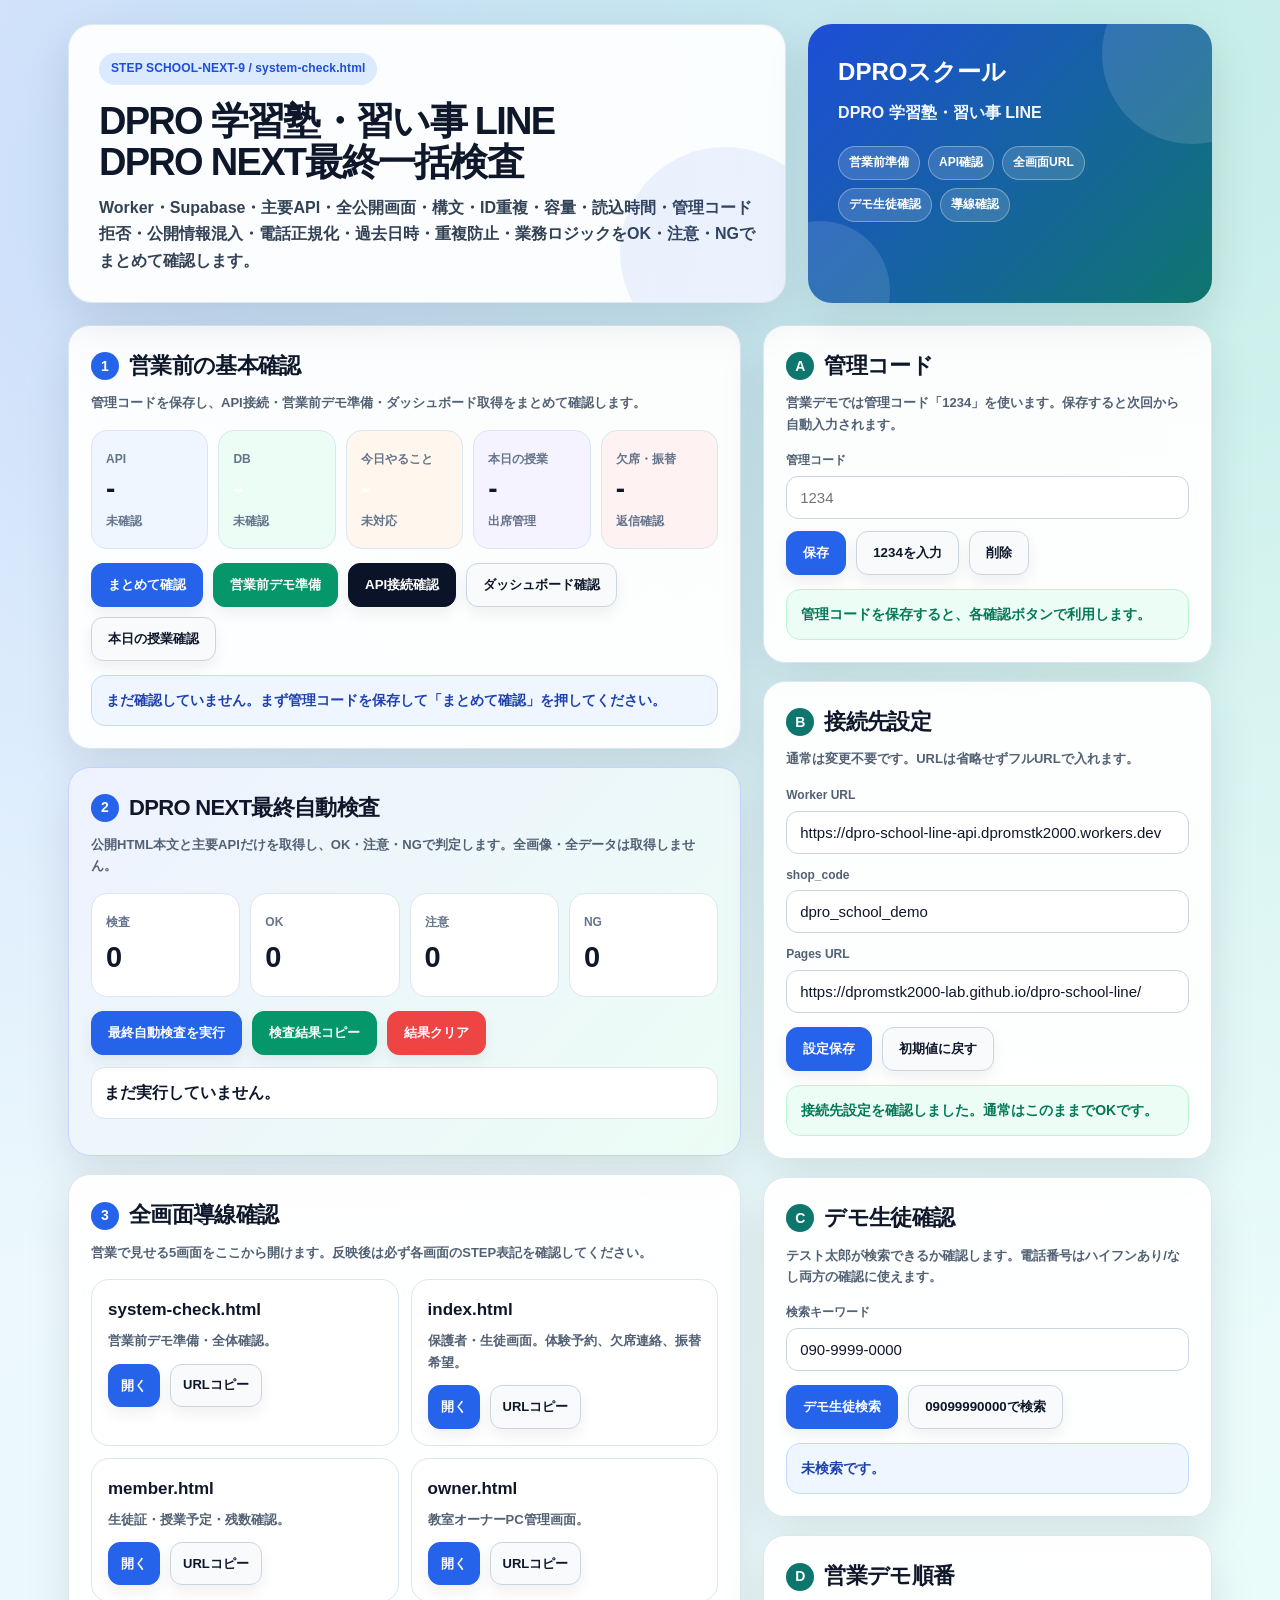
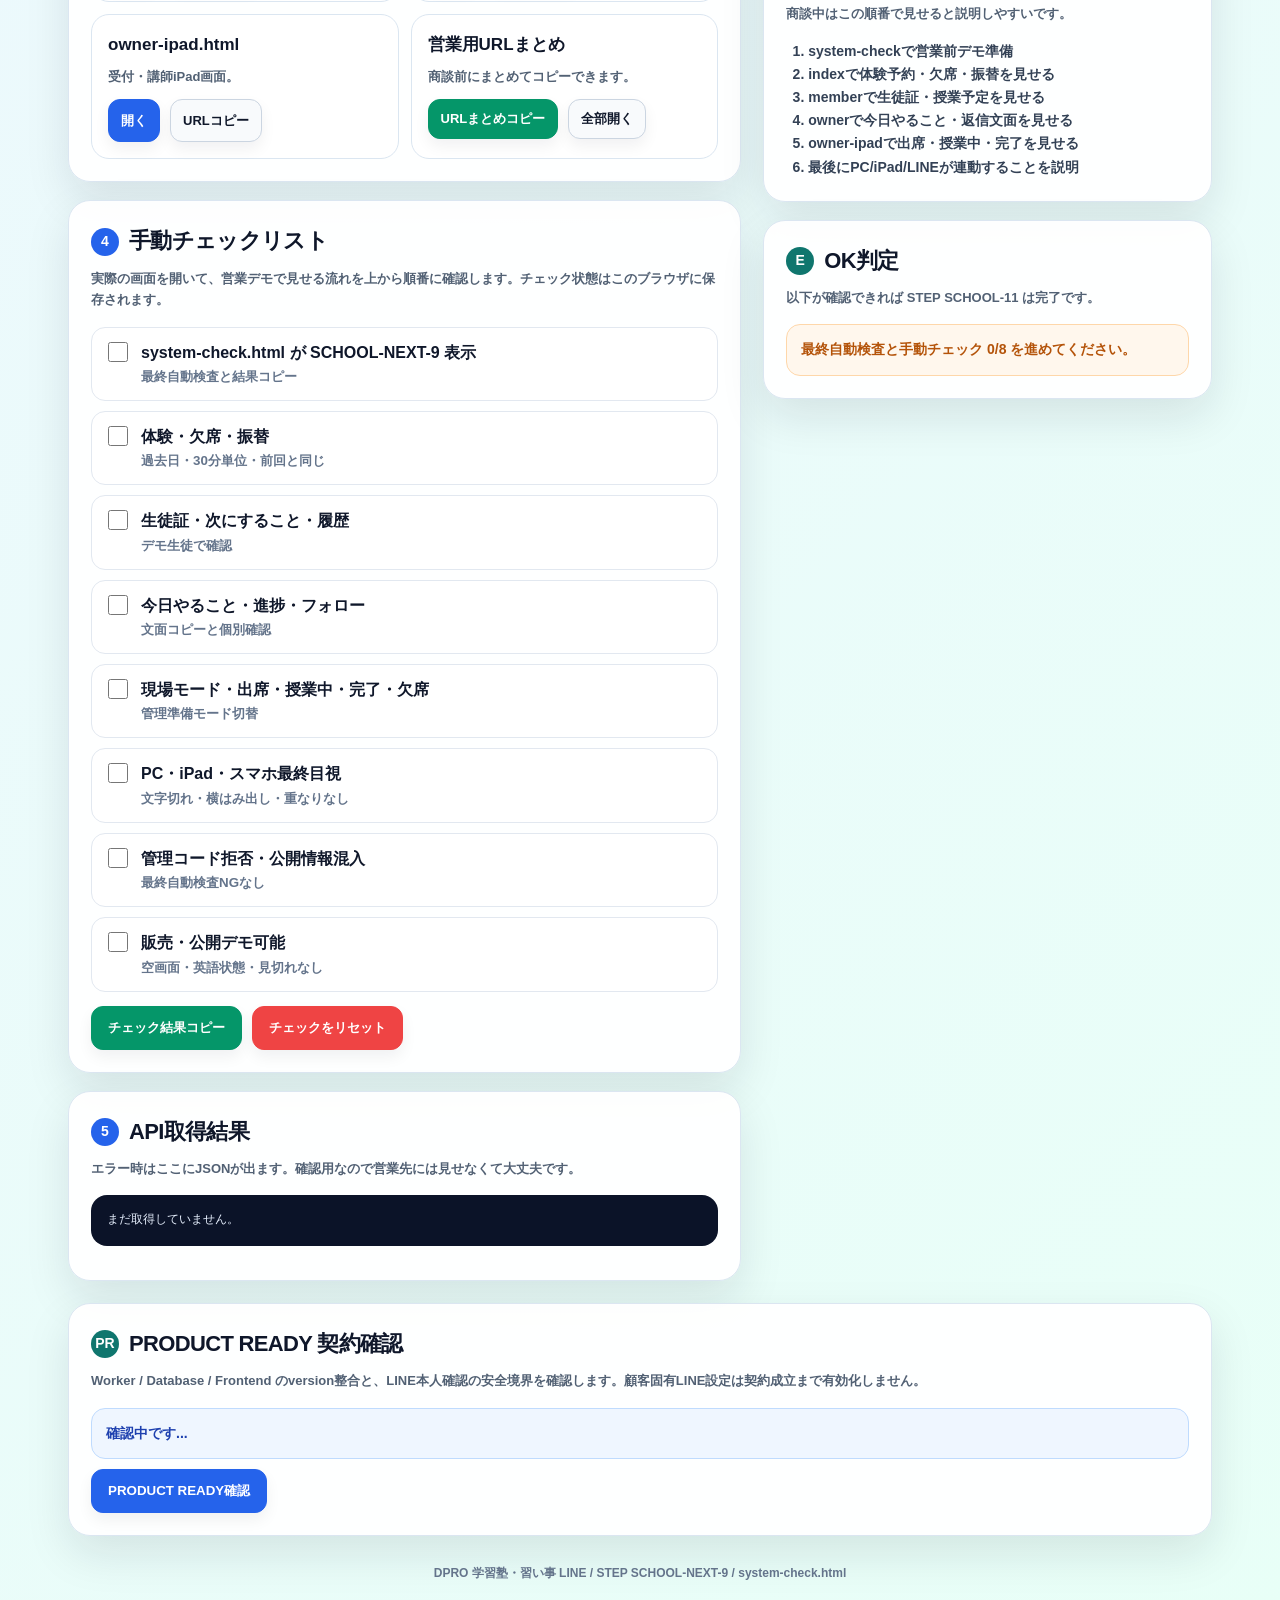
<file: system-check.html>
<!doctype html>
<html lang="ja">
<head>
  <meta charset="utf-8" />
  <meta name="viewport" content="width=device-width, initial-scale=1" />
  <title>DPRO 学習塾・習い事 LINE｜DPRO NEXT最終一括検査</title>
  <style>
    :root{
      --bg1:#eef6ff;
      --bg2:#e8fff7;
      --card:#ffffff;
      --ink:#0f172a;
      --muted:#526174;
      --line:#dbe6f1;
      --blue:#2563eb;
      --blue2:#0f6ec7;
      --green:#059669;
      --teal:#0f8f83;
      --orange:#f97316;
      --red:#ef4444;
      --navy:#0b1328;
      --softBlue:#eff6ff;
      --softGreen:#ecfdf5;
      --softOrange:#fff7ed;
      --softRed:#fef2f2;
      --shadow:0 18px 45px rgba(15,23,42,.10);
      --radius:24px;
    }
    *{box-sizing:border-box}
    html{scroll-behavior:smooth}
    body{
      margin:0;
      font-family:-apple-system,BlinkMacSystemFont,"Segoe UI",Roboto,"Hiragino Kaku Gothic ProN","Yu Gothic",Meiryo,sans-serif;
      color:var(--ink);
      background:
        radial-gradient(circle at 12% 6%, rgba(37,99,235,.16), transparent 34%),
        radial-gradient(circle at 90% 2%, rgba(16,185,129,.18), transparent 38%),
        linear-gradient(135deg,var(--bg1),var(--bg2));
      min-height:100vh;
      line-height:1.65;
    }
    .wrap{max-width:1180px;margin:0 auto;padding:24px 18px 46px}
    .hero{display:grid;grid-template-columns:1.6fr .9fr;gap:22px;align-items:stretch;margin-bottom:22px}
    .panel{background:rgba(255,255,255,.93);border:1px solid rgba(219,230,241,.9);border-radius:var(--radius);box-shadow:var(--shadow)}
    .hero-main{padding:28px 30px;position:relative;overflow:hidden}
    .hero-main:after{content:"";position:absolute;right:-45px;bottom:-55px;width:210px;height:210px;border-radius:50%;background:rgba(37,99,235,.08)}
    .badge{display:inline-flex;align-items:center;gap:8px;padding:6px 12px;border-radius:999px;background:#dbeafe;color:#1d4ed8;font-size:12px;font-weight:800;letter-spacing:.01em}
    h1{font-size:38px;line-height:1.08;margin:16px 0 12px;letter-spacing:-.045em}
    .lead{font-weight:700;color:#334155;margin:0;max-width:780px}
    .hero-card{padding:28px 30px;color:white;background:linear-gradient(135deg,#1d4ed8,#0f766e);border-radius:var(--radius);box-shadow:var(--shadow);position:relative;overflow:hidden}
    .hero-card:before,.hero-card:after{content:"";position:absolute;border-radius:50%;background:rgba(255,255,255,.12)}
    .hero-card:before{width:180px;height:180px;right:-70px;top:-60px}.hero-card:after{width:140px;height:140px;left:-58px;bottom:-58px}
    .hero-card h2{margin:0 0 8px;font-size:24px}.hero-card p{margin:0 0 20px;font-weight:700;opacity:.95}
    .mini-tags{display:flex;gap:8px;flex-wrap:wrap;position:relative;z-index:1}.mini-tags span{font-size:12px;font-weight:800;border:1px solid rgba(255,255,255,.32);background:rgba(255,255,255,.14);border-radius:999px;padding:6px 10px}
    .grid{display:grid;grid-template-columns:1.2fr .8fr;gap:22px;align-items:start}.stack{display:grid;gap:18px}.card{padding:22px;border-radius:22px;background:rgba(255,255,255,.95);border:1px solid var(--line);box-shadow:var(--shadow)}
    .section-title{display:flex;gap:10px;align-items:center;margin:0 0 8px}.num,.letter{width:28px;height:28px;border-radius:50%;display:inline-grid;place-items:center;background:var(--blue);color:#fff;font-weight:900;font-size:14px;flex:0 0 auto}.letter{background:#0f766e}.section-title h2{font-size:22px;margin:0;letter-spacing:-.03em}.note{font-size:13px;color:var(--muted);font-weight:700;margin:0 0 16px}
    .btns{display:flex;gap:10px;flex-wrap:wrap}.btn{border:0;border-radius:12px;padding:12px 16px;font-weight:900;cursor:pointer;background:#f8fafc;border:1px solid #cbd5e1;color:#0f172a;box-shadow:0 7px 15px rgba(15,23,42,.06);transition:.15s transform,.15s box-shadow,.15s opacity;text-decoration:none;display:inline-flex;align-items:center;justify-content:center;gap:8px;white-space:nowrap}.btn:hover{transform:translateY(-1px);box-shadow:0 10px 18px rgba(15,23,42,.10)}.btn:disabled{opacity:.55;cursor:not-allowed}.primary{background:var(--blue);border-color:var(--blue);color:#fff}.green{background:var(--green);border-color:var(--green);color:#fff}.teal{background:var(--teal);border-color:var(--teal);color:#fff}.orange{background:var(--orange);border-color:var(--orange);color:#fff}.dark{background:var(--navy);border-color:var(--navy);color:#fff}.danger{background:var(--red);border-color:var(--red);color:#fff}
    .form-grid{display:grid;grid-template-columns:repeat(3,1fr);gap:12px;margin:14px 0}.field label{display:block;font-size:12px;color:#526174;font-weight:900;margin:0 0 5px}.field input,.field textarea{width:100%;border:1px solid #cbd5e1;border-radius:12px;padding:12px 13px;font-size:15px;background:#fff;color:#0f172a}.field textarea{min-height:90px;resize:vertical}.status{margin-top:14px;padding:13px 14px;border-radius:14px;background:var(--softBlue);border:1px solid #bfdbfe;color:#1e40af;font-weight:800;font-size:14px}.ok{background:var(--softGreen);border-color:#bbf7d0;color:#047857}.warn{background:var(--softOrange);border-color:#fed7aa;color:#b45309}.ng{background:var(--softRed);border-color:#fecaca;color:#b91c1c}.status small{display:block;color:inherit;opacity:.85;margin-top:3px;font-weight:700}.metric-grid{display:grid;grid-template-columns:repeat(5,1fr);gap:10px;margin:14px 0}.metric{padding:14px;border-radius:16px;border:1px solid #dbe6f1;background:#f8fbff;min-height:86px}.metric strong{display:block;font-size:28px;line-height:1;margin:4px 0}.metric span{font-size:12px;font-weight:900;color:#64748b}.metric.blue{background:#eff6ff}.metric.green{background:#ecfdf5}.metric.orange{background:#fff7ed}.metric.red{background:#fef2f2}.metric.purple{background:#f5f3ff}
    .link-grid{display:grid;grid-template-columns:repeat(2,1fr);gap:12px}.screen{border:1px solid #dbe6f1;background:#fff;border-radius:18px;padding:16px}.screen h3{margin:0 0 6px;font-size:17px}.screen p{font-size:13px;color:#526174;font-weight:700;margin:0 0 12px}.screen .btns .btn{padding:10px 12px;font-size:13px}.checklist{display:grid;gap:10px;margin-top:12px}.check-item{display:flex;gap:10px;align-items:flex-start;border:1px solid #e2e8f0;border-radius:14px;background:#fff;padding:12px}.check-item input{width:20px;height:20px;margin-top:2px}.check-item b{display:block}.check-item small{display:block;color:#64748b;font-weight:700}.jsonbox{background:#0b1328;color:#e5eefc;border-radius:16px;padding:16px;overflow:auto;max-height:360px;font-family:ui-monospace,SFMono-Regular,Menlo,Consolas,monospace;font-size:12px;line-height:1.55;white-space:pre-wrap}.pill{display:inline-flex;align-items:center;gap:6px;font-size:12px;font-weight:900;padding:4px 9px;border-radius:999px;background:#e0f2fe;color:#0369a1}.pill.okpill{background:#dcfce7;color:#047857}.pill.warnpill{background:#ffedd5;color:#c2410c}.pill.ngpill{background:#fee2e2;color:#b91c1c}.footer{text-align:center;color:#64748b;font-size:12px;font-weight:800;margin:28px 0 0}.toast{position:fixed;left:50%;bottom:26px;transform:translateX(-50%);background:#0b1328;color:#fff;border-radius:999px;padding:12px 18px;font-weight:900;box-shadow:0 15px 35px rgba(15,23,42,.25);opacity:0;pointer-events:none;transition:.22s;z-index:50}.toast.show{opacity:1;bottom:34px}.wide{grid-column:1/-1}.hide{display:none!important}

    .audit-card{border-color:#c7d2fe;background:linear-gradient(135deg,#eef2ff,#ecfdf5)}
    .audit-metrics{display:grid;grid-template-columns:repeat(4,1fr);gap:10px;margin:14px 0}.audit-metric{background:#fff;border:1px solid #dbe6f1;border-radius:16px;padding:14px}.audit-metric strong{display:block;font-size:29px}.audit-metric span{font-size:12px;font-weight:900;color:#64748b}
    .audit-list{display:grid;gap:10px;margin-top:14px}.audit-row{display:grid;grid-template-columns:80px 1fr;gap:12px;background:#fff;border:1px solid #dbe6f1;border-radius:14px;padding:12px}.audit-status{border-radius:999px;padding:6px 9px;font-size:12px;font-weight:950;text-align:center}.audit-status.OK{background:#dcfce7;color:#047857}.audit-status.注意{background:#ffedd5;color:#c2410c}.audit-status.NG{background:#fee2e2;color:#b91c1c}.audit-detail{color:#64748b;font-size:12px;font-weight:750;line-height:1.65}.audit-summary{margin-top:12px;padding:12px;border-radius:14px;background:#fff;border:1px solid #dbe6f1;font-weight:850}
    @media(max-width:900px){.hero,.grid{grid-template-columns:1fr}.metric-grid{grid-template-columns:repeat(2,1fr)}.form-grid,.link-grid{grid-template-columns:1fr}h1{font-size:31px}.wrap{padding:14px}.hero-main,.hero-card,.card{padding:20px}.btn{width:100%}}
  </style>
</head>
<body>
  <div class="wrap">
    <header class="hero">
      <div class="hero-main panel">
        <span class="badge">STEP SCHOOL-NEXT-9 / system-check.html</span>
        <h1>DPRO 学習塾・習い事 LINE<br>DPRO NEXT最終一括検査</h1>
        <p class="lead">Worker・Supabase・主要API・全公開画面・構文・ID重複・容量・読込時間・管理コード拒否・公開情報混入・電話正規化・過去日時・重複防止・業務ロジックをOK・注意・NGでまとめて確認します。</p>
      </div>
      <div class="hero-card">
        <h2>DPROスクール</h2>
        <p>DPRO 学習塾・習い事 LINE</p>
        <div class="mini-tags">
          <span>営業前準備</span><span>API確認</span><span>全画面URL</span><span>デモ生徒確認</span><span>導線確認</span>
        </div>
      </div>
    </header>

    <main class="grid">
      <div class="stack">
        <section class="card">
          <div class="section-title"><span class="num">1</span><h2>営業前の基本確認</h2></div>
          <p class="note">管理コードを保存し、API接続・営業前デモ準備・ダッシュボード取得をまとめて確認します。</p>
          <div class="metric-grid">
            <div class="metric blue"><span>API</span><strong id="mApi">-</strong><span id="mApiText">未確認</span></div>
            <div class="metric green"><span>DB</span><strong id="mDb">-</strong><span id="mDbText">未確認</span></div>
            <div class="metric orange"><span>今日やること</span><strong id="mTasks">-</strong><span>未対応</span></div>
            <div class="metric purple"><span>本日の授業</span><strong id="mLessons">-</strong><span>出席管理</span></div>
            <div class="metric red"><span>欠席・振替</span><strong id="mRequests">-</strong><span>返信確認</span></div>
          </div>
          <div class="btns">
            <button class="btn primary" id="btnRunAll">まとめて確認</button>
            <button class="btn green" id="btnPrepare">営業前デモ準備</button>
            <button class="btn dark" id="btnHealth">API接続確認</button>
            <button class="btn" id="btnDashboard">ダッシュボード確認</button>
            <button class="btn" id="btnDay">本日の授業確認</button>
          </div>
          <div id="mainStatus" class="status">まだ確認していません。まず管理コードを保存して「まとめて確認」を押してください。</div>
        </section>

        
        <section class="card audit-card" id="finalAuditCard">
          <div class="section-title"><span class="num">2</span><h2>DPRO NEXT最終自動検査</h2></div>
          <p class="note">公開HTML本文と主要APIだけを取得し、OK・注意・NGで判定します。全画像・全データは取得しません。</p>
          <div class="audit-metrics"><div class="audit-metric"><span>検査</span><strong id="auditTotal">0</strong></div><div class="audit-metric"><span>OK</span><strong id="auditOk">0</strong></div><div class="audit-metric"><span>注意</span><strong id="auditAttention">0</strong></div><div class="audit-metric"><span>NG</span><strong id="auditNg">0</strong></div></div>
          <div class="btns"><button class="btn primary" id="btnFinalAudit">最終自動検査を実行</button><button class="btn green" id="btnCopyAudit">検査結果コピー</button><button class="btn danger" id="btnClearAudit">結果クリア</button></div>
          <div id="auditSummary" class="audit-summary">まだ実行していません。</div><div id="auditList" class="audit-list"></div>
        </section>

<section class="card">
          <div class="section-title"><span class="num">3</span><h2>全画面導線確認</h2></div>
          <p class="note">営業で見せる5画面をここから開けます。反映後は必ず各画面のSTEP表記を確認してください。</p>
          <div class="link-grid">
            <div class="screen">
              <h3>system-check.html</h3>
              <p>営業前デモ準備・全体確認。</p>
              <div class="btns"><a class="btn primary" id="openSystem" target="_blank" rel="noopener">開く</a><button class="btn" data-copy="system">URLコピー</button></div>
            </div>
            <div class="screen">
              <h3>index.html</h3>
              <p>保護者・生徒画面。体験予約、欠席連絡、振替希望。</p>
              <div class="btns"><a class="btn primary" id="openIndex" target="_blank" rel="noopener">開く</a><button class="btn" data-copy="index">URLコピー</button></div>
            </div>
            <div class="screen">
              <h3>member.html</h3>
              <p>生徒証・授業予定・残数確認。</p>
              <div class="btns"><a class="btn primary" id="openMember" target="_blank" rel="noopener">開く</a><button class="btn" data-copy="member">URLコピー</button></div>
            </div>
            <div class="screen">
              <h3>owner.html</h3>
              <p>教室オーナーPC管理画面。</p>
              <div class="btns"><a class="btn primary" id="openOwner" target="_blank" rel="noopener">開く</a><button class="btn" data-copy="owner">URLコピー</button></div>
            </div>
            <div class="screen">
              <h3>owner-ipad.html</h3>
              <p>受付・講師iPad画面。</p>
              <div class="btns"><a class="btn primary" id="openIpad" target="_blank" rel="noopener">開く</a><button class="btn" data-copy="ipad">URLコピー</button></div>
            </div>
            <div class="screen">
              <h3>営業用URLまとめ</h3>
              <p>商談前にまとめてコピーできます。</p>
              <div class="btns"><button class="btn green" id="btnCopyAllUrls">URLまとめコピー</button><button class="btn" id="btnOpenAll">全部開く</button></div>
            </div>
          </div>
        </section>

        <section class="card">
          <div class="section-title"><span class="num">4</span><h2>手動チェックリスト</h2></div>
          <p class="note">実際の画面を開いて、営業デモで見せる流れを上から順番に確認します。チェック状態はこのブラウザに保存されます。</p>
          <div class="checklist" id="checklist"></div>
          <div class="btns" style="margin-top:14px">
            <button class="btn green" id="btnCopyChecklist">チェック結果コピー</button>
            <button class="btn danger" id="btnClearChecklist">チェックをリセット</button>
          </div>
        </section>

        <section class="card">
          <div class="section-title"><span class="num">5</span><h2>API取得結果</h2></div>
          <p class="note">エラー時はここにJSONが出ます。確認用なので営業先には見せなくて大丈夫です。</p>
          <pre class="jsonbox" id="jsonBox">まだ取得していません。</pre>
        </section>
      </div>

      <aside class="stack">
        <section class="card">
          <div class="section-title"><span class="letter">A</span><h2>管理コード</h2></div>
          <p class="note">営業デモでは管理コード「1234」を使います。保存すると次回から自動入力されます。</p>
          <div class="field"><label>管理コード</label><input id="adminCode" type="password" placeholder="1234" autocomplete="off"></div>
          <div class="btns" style="margin-top:12px"><button class="btn primary" id="btnSaveAdmin">保存</button><button class="btn" id="btnFillAdmin">1234を入力</button><button class="btn" id="btnClearAdmin">削除</button></div>
          <div id="adminStatus" class="status ok">管理コードを保存すると、各確認ボタンで利用します。</div>
        </section>

        <section class="card">
          <div class="section-title"><span class="letter">B</span><h2>接続先設定</h2></div>
          <p class="note">通常は変更不要です。URLは省略せずフルURLで入れます。</p>
          <div class="form-grid" style="grid-template-columns:1fr">
            <div class="field"><label>Worker URL</label><input id="apiBase" type="url"></div>
            <div class="field"><label>shop_code</label><input id="shopCode" type="text"></div>
            <div class="field"><label>Pages URL</label><input id="pagesBase" type="url"></div>
          </div>
          <div class="btns"><button class="btn primary" id="btnSaveConfig">設定保存</button><button class="btn" id="btnResetConfig">初期値に戻す</button></div>
          <div id="configStatus" class="status">設定を確認してください。</div>
        </section>

        <section class="card">
          <div class="section-title"><span class="letter">C</span><h2>デモ生徒確認</h2></div>
          <p class="note">テスト太郎が検索できるか確認します。電話番号はハイフンあり/なし両方の確認に使えます。</p>
          <div class="form-grid" style="grid-template-columns:1fr">
            <div class="field"><label>検索キーワード</label><input id="searchQ" type="text" value="090-9999-0000"></div>
          </div>
          <div class="btns"><button class="btn primary" id="btnSearch">デモ生徒検索</button><button class="btn" id="btnSearchNoHyphen">09099990000で検索</button></div>
          <div id="searchStatus" class="status">未検索です。</div>
        </section>

        <section class="card">
          <div class="section-title"><span class="letter">D</span><h2>営業デモ順番</h2></div>
          <p class="note">商談中はこの順番で見せると説明しやすいです。</p>
          <ol style="margin:0;padding-left:22px;font-weight:800;color:#334155;font-size:14px">
            <li>system-checkで営業前デモ準備</li>
            <li>indexで体験予約・欠席・振替を見せる</li>
            <li>memberで生徒証・授業予定を見せる</li>
            <li>ownerで今日やること・返信文面を見せる</li>
            <li>owner-ipadで出席・授業中・完了を見せる</li>
            <li>最後にPC/iPad/LINEが連動することを説明</li>
          </ol>
        </section>

        <section class="card">
          <div class="section-title"><span class="letter">E</span><h2>OK判定</h2></div>
          <p class="note">以下が確認できれば STEP SCHOOL-11 は完了です。</p>
          <div id="okJudgement" class="status warn">まだ全体確認が完了していません。</div>
        </section>
      </aside>
    </main>
    <div class="footer">DPRO 学習塾・習い事 LINE / STEP SCHOOL-NEXT-9 / system-check.html</div>
  </div>
  <div id="toast" class="toast">コピーしました</div>

  <script src="./config.js"></script>
  <script>
    const VERSION = 'STEP SCHOOL-NEXT-9';
    const SHARED_CONFIG = window.DPRO_SCHOOL_CONFIG || {};
    const AUDIT_CONFIG = SHARED_CONFIG.nextAudit || {};
    const DEFAULTS = {
      apiBaseUrl: SHARED_CONFIG.apiBaseUrl || 'https://dpro-school-line-api.dpromstk2000.workers.dev',
      pagesBaseUrl: SHARED_CONFIG.pagesBaseUrl || 'https://dpromstk2000-lab.github.io/dpro-school-line/',
      shopCode: SHARED_CONFIG.shopCode || 'dpro_school_demo',
      adminCode: '1234', demoPhone:'090-9999-0000', demoPhonePlain:'09099990000', demoStudentNo:'SCHOOL-DEMO-999',
      expectedWorkerVersion: AUDIT_CONFIG.expectedWorkerVersion || 'STEP-SCHOOL-NEXT-1-R1-WORKER-SECURITY-20260723',
      fileSizeWarnBytes:Number(AUDIT_CONFIG.fileSizeWarnBytes || 240000), loadWarnMs:Number(AUDIT_CONFIG.loadWarnMs || 2500),
      expectedPageMarkers:AUDIT_CONFIG.expectedPageMarkers || {system:'STEP SCHOOL-NEXT-9 / system-check.html',index:'STEP SCHOOL-NEXT-7 / index.html',member:'STEP SCHOOL-NEXT-8 / member.html',owner:'STEP SCHOOL-NEXT-8 / owner.html',ipad:'STEP SCHOOL-NEXT-6 / owner-ipad.html'}
    };
    const LS = {
      admin:'dpro_school_admin_code',
      api:'dpro_school_api_base_url',
      pages:'dpro_school_pages_base_url',
      shop:'dpro_school_shop_code',
      checklist:'dpro_school_next9_checklist', audit:'dpro_school_next9_audit'
    };
    let last = {health:null,dashboard:null,day:null,search:null,prepare:null,audit:[]};

    const $ = (id)=>document.getElementById(id);
    const today = ()=>{
      const d = new Date();
      const z = n=>String(n).padStart(2,'0');
      return `${d.getFullYear()}-${z(d.getMonth()+1)}-${z(d.getDate())}`;
    };
    const nowText = ()=>new Date().toLocaleTimeString('ja-JP',{hour:'2-digit',minute:'2-digit'});
    const cleanBase = (url)=>String(url||'').trim().replace(/\/+$/,'');
    const pagesBase = ()=>cleanBase($('pagesBase').value || DEFAULTS.pagesBaseUrl) + '/';
    const apiBase = ()=>cleanBase($('apiBase').value || DEFAULTS.apiBaseUrl);
    const shopCode = ()=>String($('shopCode').value || DEFAULTS.shopCode).trim();
    const adminCode = ()=>String($('adminCode').value || '').trim();
    const qs = (obj)=>new URLSearchParams(obj).toString();
    const url = (path, params={}) => `${apiBase()}${path}${Object.keys(params).length ? '?' + qs(params) : ''}`;
    const withCache = (file, v)=> `${pagesBase()}${file}?v=${v}`;
    const setStatus = (id, msg, type='') => { const el=$(id); el.className='status '+type; el.innerHTML=msg; };
    const showToast = (msg='コピーしました') => { const t=$('toast'); t.textContent=msg; t.classList.add('show'); setTimeout(()=>t.classList.remove('show'),1600); };
    const printJson = (label, data)=>{ $('jsonBox').textContent = `${label}\n\n` + JSON.stringify(data, null, 2); };
    async function copyText(text){
      try{ await navigator.clipboard.writeText(text); showToast('コピーしました'); }
      catch(e){ const ta=document.createElement('textarea'); ta.value=text; document.body.appendChild(ta); ta.select(); document.execCommand('copy'); ta.remove(); showToast('コピーしました'); }
    }
    function safeArray(v){ if(Array.isArray(v)) return v; if(v && Array.isArray(v.items)) return v.items; if(v && Array.isArray(v.data)) return v.data; return []; }
    function findArrays(obj, keyHints){
      const out=[];
      const seen=new Set();
      const walk=(v,path='')=>{
        if(!v || typeof v !== 'object') return;
        if(Array.isArray(v)){
          const p=path.toLowerCase();
          if(keyHints.some(h=>p.includes(h)) && !seen.has(v)){ seen.add(v); out.push(v); }
          v.forEach((x,i)=>walk(x, path+'['+i+']'));
          return;
        }
        Object.entries(v).forEach(([k,val])=>walk(val, path ? path+'.'+k : k));
      };
      walk(obj);
      return out;
    }
    function longestCount(obj, hints){
      const arrays=findArrays(obj,hints);
      if(!arrays.length) return 0;
      return Math.max(...arrays.map(a=>a.length));
    }
    function sumCount(obj, hints){
      const arrays=findArrays(obj,hints);
      if(!arrays.length) return 0;
      const unique = new Set();
      arrays.flat().forEach((x,i)=>unique.add((x && (x.id || x.request_id || x.lesson_id || x.task_id)) || JSON.stringify(x).slice(0,120)+i));
      return unique.size;
    }
    function updateUrls(){
      $('openSystem').href=withCache('system-check.html','school-next-9'); $('openIndex').href=withCache('index.html','school-next-7'); $('openMember').href=withCache('member.html','school-next-8'); $('openOwner').href=withCache('owner.html','school-next-8'); $('openIpad').href=withCache('owner-ipad.html','school-next-6');
    }
    function allUrlsText(){
      return [
        'DPRO 学習塾・習い事 LINE 営業用URL',
        '',
        '営業前デモ確認:', $('openSystem').href,
        '保護者・生徒画面:', $('openIndex').href,
        '生徒証・授業予定:', $('openMember').href,
        '教室オーナーPC管理画面:', $('openOwner').href,
        '受付・講師iPad画面:', $('openIpad').href,
        '',
        '管理コード: 1234',
        'デモ生徒: テスト 太郎 / 090-9999-0000 / SCHOOL-DEMO-999'
      ].join('\n');
    }
    async function fetchJson(path, opts={}){
      const res = await fetch(path, opts);
      const txt = await res.text();
      let data;
      try{ data = JSON.parse(txt); }catch(e){ data = {ok:false, raw:txt}; }
      if(!res.ok) throw {status:res.status, data};
      return data;
    }
    function requireAdmin(){
      if(!adminCode()){
        setStatus('mainStatus','管理コードを入力してください。営業デモでは <b>1234</b> です。','warn');
        return false;
      }
      return true;
    }
    async function checkHealth(){
      setStatus('mainStatus','API接続確認中です...','');
      try{
        const data = await fetchJson(url('/api/health'));
        last.health = data;
        $('mApi').textContent = data.ok ? 'OK' : 'NG';
        $('mApiText').textContent = data.worker_version || data.version || '接続確認';
        $('mDb').textContent = data.db_ok === true ? 'OK' : (data.db_ok === false ? 'NG' : '-');
        $('mDbText').textContent = data.shop_code || shopCode();
        setStatus('mainStatus',`API接続OKです。${data.worker_version || data.version || ''} <small>確認時刻 ${nowText()}</small>`,'ok');
        printJson('API接続確認 結果', data);
        return data;
      }catch(e){
        $('mApi').textContent='NG'; $('mDb').textContent='-';
        setStatus('mainStatus',`API接続に失敗しました。Worker URLを確認してください。<small>${e.status || ''}</small>`,'ng');
        printJson('API接続確認 エラー', e);
        throw e;
      }
    }
    async function prepareDemo(){
      if(!requireAdmin()) return;
      setStatus('mainStatus','営業前デモ準備を実行中です...','');
      try{
        const data = await fetchJson(url('/api/admin/demo/prepare'),{
          method:'POST',
          headers:{'Content-Type':'application/json'},
          body:JSON.stringify({shop_code:shopCode(), admin_code:adminCode()})
        });
        last.prepare=data;
        setStatus('mainStatus',`営業前デモ準備OKです。更新を押して各画面を確認してください。<small>確認時刻 ${nowText()}</small>`,'ok');
        printJson('営業前デモ準備 結果', data);
        return data;
      }catch(e){
        setStatus('mainStatus','営業前デモ準備に失敗しました。管理コード・Worker・Supabaseを確認してください。','ng');
        printJson('営業前デモ準備 エラー', e);
        throw e;
      }
    }
    async function checkDashboard(){
      if(!requireAdmin()) return;
      setStatus('mainStatus','ダッシュボード取得中です...','');
      try{
        const data = await fetchJson(url('/api/admin/dashboard',{shop_code:shopCode(), admin_code:adminCode()}));
        last.dashboard=data;
        const tasks = sumCount(data,['task','todo','today']);
        const lessons = sumCount(data,['lesson','lessons']);
        const requests = sumCount(data,['request','absence','makeup']);
        $('mTasks').textContent = tasks || '-';
        $('mLessons').textContent = lessons || '-';
        $('mRequests').textContent = requests || '-';
        setStatus('mainStatus',`ダッシュボード取得OKです。今日やること・欠席・振替の反映を確認してください。<small>確認時刻 ${nowText()}</small>`,'ok');
        printJson('ダッシュボード確認 結果', data);
        updateJudgement();
        return data;
      }catch(e){
        setStatus('mainStatus','ダッシュボード取得に失敗しました。管理コードまたはAPIを確認してください。','ng');
        printJson('ダッシュボード確認 エラー', e);
        throw e;
      }
    }
    async function checkDay(){
      if(!requireAdmin()) return;
      setStatus('mainStatus','本日の授業予定を取得中です...','');
      try{
        const data = await fetchJson(url('/api/admin/day',{shop_code:shopCode(), admin_code:adminCode(), date:today()}));
        last.day=data;
        const lessons = sumCount(data,['lesson','lessons']);
        if(lessons) $('mLessons').textContent = lessons;
        setStatus('mainStatus',`本日の授業予定を取得しました。授業予定が表示されているか確認してください。<small>確認時刻 ${nowText()}</small>`,'ok');
        printJson('本日の授業確認 結果', data);
        updateJudgement();
        return data;
      }catch(e){
        setStatus('mainStatus','本日の授業予定取得に失敗しました。','ng');
        printJson('本日の授業確認 エラー', e);
        throw e;
      }
    }
    async function searchDemo(q){
      if(!requireAdmin()) return;
      $('searchQ').value = q || $('searchQ').value || DEFAULTS.demoPhone;
      setStatus('searchStatus','デモ生徒を検索中です...','');
      try{
        const data = await fetchJson(url('/api/admin/search',{shop_code:shopCode(), admin_code:adminCode(), q:$('searchQ').value.trim()}));
        last.search=data;
        const count = sumCount(data,['student','guardian','result','items','data']) || (JSON.stringify(data).includes('テスト') ? 1 : 0);
        setStatus('searchStatus', count ? `デモ生徒検索OKです。検索結果を確認してください。<small>確認時刻 ${nowText()}</small>` : '検索は成功しましたが、デモ生徒が見つからない可能性があります。営業前デモ準備を実行してください。', count ? 'ok':'warn');
        printJson('デモ生徒検索 結果', data);
        return data;
      }catch(e){
        setStatus('searchStatus','デモ生徒検索に失敗しました。','ng');
        printJson('デモ生徒検索 エラー', e);
        throw e;
      }
    }

const AUDIT_PAGES=[['system','system-check.html'],['index','index.html'],['member','member.html'],['owner','owner.html'],['ipad','owner-ipad.html']];
function ae(v){return String(v??'').replaceAll('&','&amp;').replaceAll('<','&lt;').replaceAll('>','&gt;')}
function ac(){return {total:last.audit.length,ok:last.audit.filter(x=>x.status==='OK').length,attention:last.audit.filter(x=>x.status==='注意').length,ng:last.audit.filter(x=>x.status==='NG').length}}
function ar(key,label,status,detail){const row={key,label,status,detail:String(detail||'')};const i=last.audit.findIndex(x=>x.key===key);if(i>=0)last.audit[i]=row;else last.audit.push(row);renderAudit()}
function renderAudit(){const c=ac();$('auditTotal').textContent=c.total;$('auditOk').textContent=c.ok;$('auditAttention').textContent=c.attention;$('auditNg').textContent=c.ng;$('auditList').innerHTML=last.audit.map(x=>`<div class="audit-row"><span class="audit-status ${x.status}">${ae(x.status)}</span><div><b>${ae(x.label)}</b><div class="audit-detail">${ae(x.detail)}</div></div></div>`).join('');$('auditSummary').textContent=c.total?`検査 ${c.total} / OK ${c.ok} / 注意 ${c.attention} / NG ${c.ng}`:'まだ実行していません。';updateJudgement()}
function auditText(){const c=ac();return ['DPRO 学習塾 LINE / SCHOOL-NEXT-9 最終検査',`OK ${c.ok} / 注意 ${c.attention} / NG ${c.ng}`,'',...last.audit.map(x=>`[${x.status}] ${x.label}\n${x.detail}`)].join('\n')}
async function timedText(target){const t=performance.now(),r=await fetch(target,{cache:'no-store'}),text=await r.text();return {ok:r.ok,status:r.status,text,ms:Math.round(performance.now()-t),bytes:new Blob([text]).size}}
async function timedJson(target,opts={}){const x=await timedTextWithOptions(target,opts);let data={};try{data=JSON.parse(x.text)}catch(e){data={raw:x.text}}return {...x,data}}
async function timedTextWithOptions(target,opts){const t=performance.now(),r=await fetch(target,{...opts,cache:'no-store'}),text=await r.text();return {ok:r.ok,status:r.status,text,ms:Math.round(performance.now()-t),bytes:new Blob([text]).size}}
function inspectPage(key,file,result){const marker=DEFAULTS.expectedPageMarkers[key];ar(`page-${key}`,`${file} 公開・表記`,result.ok&&result.text.includes(marker)?'OK':'NG',`HTTP ${result.status} / ${result.ms}ms / ${result.bytes}bytes`);ar(`time-${key}`,`${file} 読込時間`,result.ms>DEFAULTS.loadWarnMs?'注意':'OK',`${result.ms}ms`);ar(`size-${key}`,`${file} 容量`,result.bytes>DEFAULTS.fileSizeWarnBytes?'注意':'OK',`${result.bytes}bytes`);const d=new DOMParser().parseFromString(result.text,'text/html'),ids=[...d.querySelectorAll('[id]')].map(n=>n.id),dup=[...new Set(ids.filter((id,i)=>ids.indexOf(id)!==i))];ar(`ids-${key}`,`${file} ID重複`,dup.length?'NG':'OK',dup.length?dup.join(', '):`ID ${ids.length}件`);let js=[];[...d.querySelectorAll('script:not([src])')].forEach((x,i)=>{try{new Function(x.textContent)}catch(e){js.push(`script${i+1}:${e.message}`)}});ar(`js-${key}`,`${file} JavaScript`,js.length?'NG':'OK',js.join(' / ')||'構文PASS');if(key==='index'||key==='member'){const leak=/(X-Admin-Code|\/api\/admin\/|admin_code\s*[:=]|service_role)/i.test(result.text);ar(`leak-${key}`,`${file} 管理情報混入`,leak?'NG':'OK',leak?'管理文字列を検出':'混入なし')}}
async function runFinalAudit(){if($('btnFinalAudit').disabled)return;$('btnFinalAudit').disabled=true;last.audit=[];renderAudit();try{const h=await timedJson(url('/api/health'));ar('worker','Worker',h.ok?'OK':'NG',`HTTP ${h.status} / ${h.data.worker_version||h.data.version||''}`);ar('db','Supabase',h.data.db_ok===true?'OK':'NG',`db_ok=${h.data.db_ok}`)}catch(e){ar('worker','Worker','NG',e.message)}
if(adminCode()){const good=await timedJson(url('/api/admin/dashboard',{shop_code:shopCode(),admin_code:adminCode()}));ar('admin-good','管理コード認証',good.ok?'OK':'NG',`HTTP ${good.status}`);const bad=await timedJson(url('/api/admin/dashboard',{shop_code:shopCode(),admin_code:'NEXT9-INVALID'}));ar('admin-bad','無効な管理コード拒否',[400,401,403].includes(bad.status)?'OK':'NG',`HTTP ${bad.status}`);for(const q of [DEFAULTS.demoPhone,DEFAULTS.demoPhonePlain]){const x=await timedJson(url('/api/admin/search',{shop_code:shopCode(),admin_code:adminCode(),q}));ar(`phone-${q}`,'電話番号正規化検索',x.ok?'OK':'NG',`${q} / HTTP ${x.status}`)}}else{ar('admin-good','管理コード認証','NG','管理コード未入力')}
for(const [key,file] of AUDIT_PAGES){try{inspectPage(key,file,await timedText(withCache(file,`next9-${Date.now()}`)))}catch(e){ar(`page-${key}`,`${file} 公開・表記`,'NG',e.message)}}
try{const c=await timedText(withCache('config.js',`next9-${Date.now()}`));new Function(c.text);ar('config','config.js','OK',`${c.ms}ms / ${c.bytes}bytes`);ar('phone-code','電話番号正規化実装',c.text.includes('startsWith("+81")')&&c.text.includes('replace(/[^\\d]/g')?'OK':'NG','+81→0・数字以外除去')}catch(e){ar('config','config.js','NG',e.message)}
const index=(await timedText(withCache('index.html','next9-static'))).text,member=(await timedText(withCache('member.html','next9-static'))).text,owner=(await timedText(withCache('owner.html','next9-static'))).text,ipad=(await timedText(withCache('owner-ipad.html','next9-static'))).text;ar('past','過去日時登録防止',/guardDateInput|過去の日付|date\s*<\s*today/i.test(index)?'OK':'NG','index.html静的確認');ar('duplicate','重複送信防止',/sending|isSubmitting|disabled\s*=\s*true|二重/i.test(index)?'OK':'注意','静的確認・必要なら実機連続タップ');ar('business','主要業務ロジック',index.includes('repeatNotice')&&member.includes('historySection')&&member.includes('memberNextActionSection')&&owner.includes('followupCard')&&ipad.includes('fieldModeBar')?'OK':'NG','前回と同じ・履歴・次アクション・フォロー・現場モード');ar('demo','DEMOデータ準備',last.prepare?'OK':'注意',last.prepare?'準備済み':'まとめて確認で準備してください');$('btnFinalAudit').disabled=false;renderAudit()}
    async function runAll(){
      $('btnRunAll').disabled=true;
      try{
        await checkHealth();
        if(adminCode()){
          await prepareDemo();
          await checkDashboard();
          await checkDay();
          await searchDemo(DEFAULTS.demoPhone);
          await runFinalAudit();
        }
        setStatus('mainStatus',`まとめて確認が完了しました。各画面を開いてSTEP表記と導線を確認してください。<small>確認時刻 ${nowText()}</small>`,'ok');
        updateJudgement();
      }catch(e){
        updateJudgement();
      }finally{ $('btnRunAll').disabled=false; }
    }
    const checklistItems = [
      ['system','system-check.html が SCHOOL-NEXT-9 表示','最終自動検査と結果コピー'],
      ['index','体験・欠席・振替','過去日・30分単位・前回と同じ'],
      ['member','生徒証・次にすること・履歴','デモ生徒で確認'],
      ['owner','今日やること・進捗・フォロー','文面コピーと個別確認'],
      ['ipad','現場モード・出席・授業中・完了・欠席','管理準備モード切替'],
      ['responsive','PC・iPad・スマホ最終目視','文字切れ・横はみ出し・重なりなし'],
      ['security','管理コード拒否・公開情報混入','最終自動検査NGなし'],
      ['final','販売・公開デモ可能','空画面・英語状態・見切れなし']
    ];
    function savedChecks(){ try{return JSON.parse(localStorage.getItem(LS.checklist)||'{}')}catch(e){return {}} }
    function renderChecklist(){
      const saved=savedChecks();
      $('checklist').innerHTML = checklistItems.map(([id,title,desc])=>`
        <label class="check-item">
          <input type="checkbox" data-check="${id}" ${saved[id]?'checked':''}>
          <span><b>${title}</b><small>${desc}</small></span>
        </label>
      `).join('');
      document.querySelectorAll('[data-check]').forEach(cb=>cb.addEventListener('change',()=>{
        const s=savedChecks(); s[cb.dataset.check]=cb.checked; localStorage.setItem(LS.checklist,JSON.stringify(s)); updateJudgement();
      }));
      updateJudgement();
    }
    function checklistProgress(){ const s=savedChecks(); return checklistItems.filter(([id])=>s[id]).length; }
    function updateJudgement(){const done=checklistProgress(),c=ac();if(c.total&&c.ng===0&&done>=checklistItems.length)setStatus('okJudgement',c.attention?`SCHOOL-NEXT-9 許容注意 ${c.attention}件。最終目視後に完了可能です。`:'SCHOOL-NEXT-9 OKです。','ok');else if(c.ng)setStatus('okJudgement',`NG ${c.ng}件を修正してください。`,'ng');else setStatus('okJudgement',`最終自動検査と手動チェック ${done}/${checklistItems.length} を進めてください。`,'warn')}
    function init(){
      $('apiBase').value = localStorage.getItem(LS.api) || DEFAULTS.apiBaseUrl;
      $('pagesBase').value = localStorage.getItem(LS.pages) || DEFAULTS.pagesBaseUrl;
      $('shopCode').value = localStorage.getItem(LS.shop) || DEFAULTS.shopCode;
      $('adminCode').value = localStorage.getItem(LS.admin) || '';
      updateUrls();
      renderChecklist();
      renderAudit();
      if($('adminCode').value) setStatus('adminStatus','管理コードを保存済みです。','ok');
      $('btnFillAdmin').onclick=()=>{$('adminCode').value=DEFAULTS.adminCode;setStatus('adminStatus','1234を入力しました。保存を押してください。','warn')};
      $('btnSaveAdmin').onclick=()=>{localStorage.setItem(LS.admin,adminCode());setStatus('adminStatus','管理コードを保存しました。','ok')};
      $('btnClearAdmin').onclick=()=>{localStorage.removeItem(LS.admin);$('adminCode').value='';setStatus('adminStatus','管理コードを削除しました。','warn')};
      $('btnSaveConfig').onclick=()=>{localStorage.setItem(LS.api,apiBase());localStorage.setItem(LS.pages,pagesBase());localStorage.setItem(LS.shop,shopCode());updateUrls();setStatus('configStatus','接続先設定を保存しました。','ok')};
      $('btnResetConfig').onclick=()=>{localStorage.removeItem(LS.api);localStorage.removeItem(LS.pages);localStorage.removeItem(LS.shop);$('apiBase').value=DEFAULTS.apiBaseUrl;$('pagesBase').value=DEFAULTS.pagesBaseUrl;$('shopCode').value=DEFAULTS.shopCode;updateUrls();setStatus('configStatus','初期値に戻しました。','ok')};
      $('btnHealth').onclick=checkHealth;
      $('btnPrepare').onclick=prepareDemo;
      $('btnDashboard').onclick=checkDashboard;
      $('btnDay').onclick=checkDay;
      $('btnRunAll').onclick=runAll;
      $('btnFinalAudit').onclick=runFinalAudit;
      $('btnCopyAudit').onclick=()=>copyText(auditText());
      $('btnClearAudit').onclick=()=>{last.audit=[];renderAudit();showToast('結果をクリアしました')};
      $('btnSearch').onclick=()=>searchDemo($('searchQ').value);
      $('btnSearchNoHyphen').onclick=()=>searchDemo(DEFAULTS.demoPhonePlain);
      $('btnCopyAllUrls').onclick=()=>copyText(allUrlsText());
      $('btnOpenAll').onclick=()=>[$('openSystem').href,$('openIndex').href,$('openMember').href,$('openOwner').href,$('openIpad').href].forEach(u=>window.open(u,'_blank'));
      document.querySelectorAll('[data-copy]').forEach(btn=>btn.onclick=()=>{
        const map={system:$('openSystem').href,index:$('openIndex').href,member:$('openMember').href,owner:$('openOwner').href,ipad:$('openIpad').href};
        copyText(map[btn.dataset.copy]);
      });
      $('btnCopyChecklist').onclick=()=>{
        const s=savedChecks();
        const text = ['DPRO 学習塾・習い事 LINE / SCHOOL-NEXT-9 チェック結果','',...checklistItems.map(([id,title])=>`${s[id]?'✅':'□'} ${title}`)].join('\n');
        copyText(text);
      };
      $('btnClearChecklist').onclick=()=>{localStorage.removeItem(LS.checklist);renderChecklist();showToast('リセットしました')};
      setStatus('configStatus','接続先設定を確認しました。通常はこのままでOKです。','ok');
    }
    init();
  </script>
</body>
</html>
</file>
